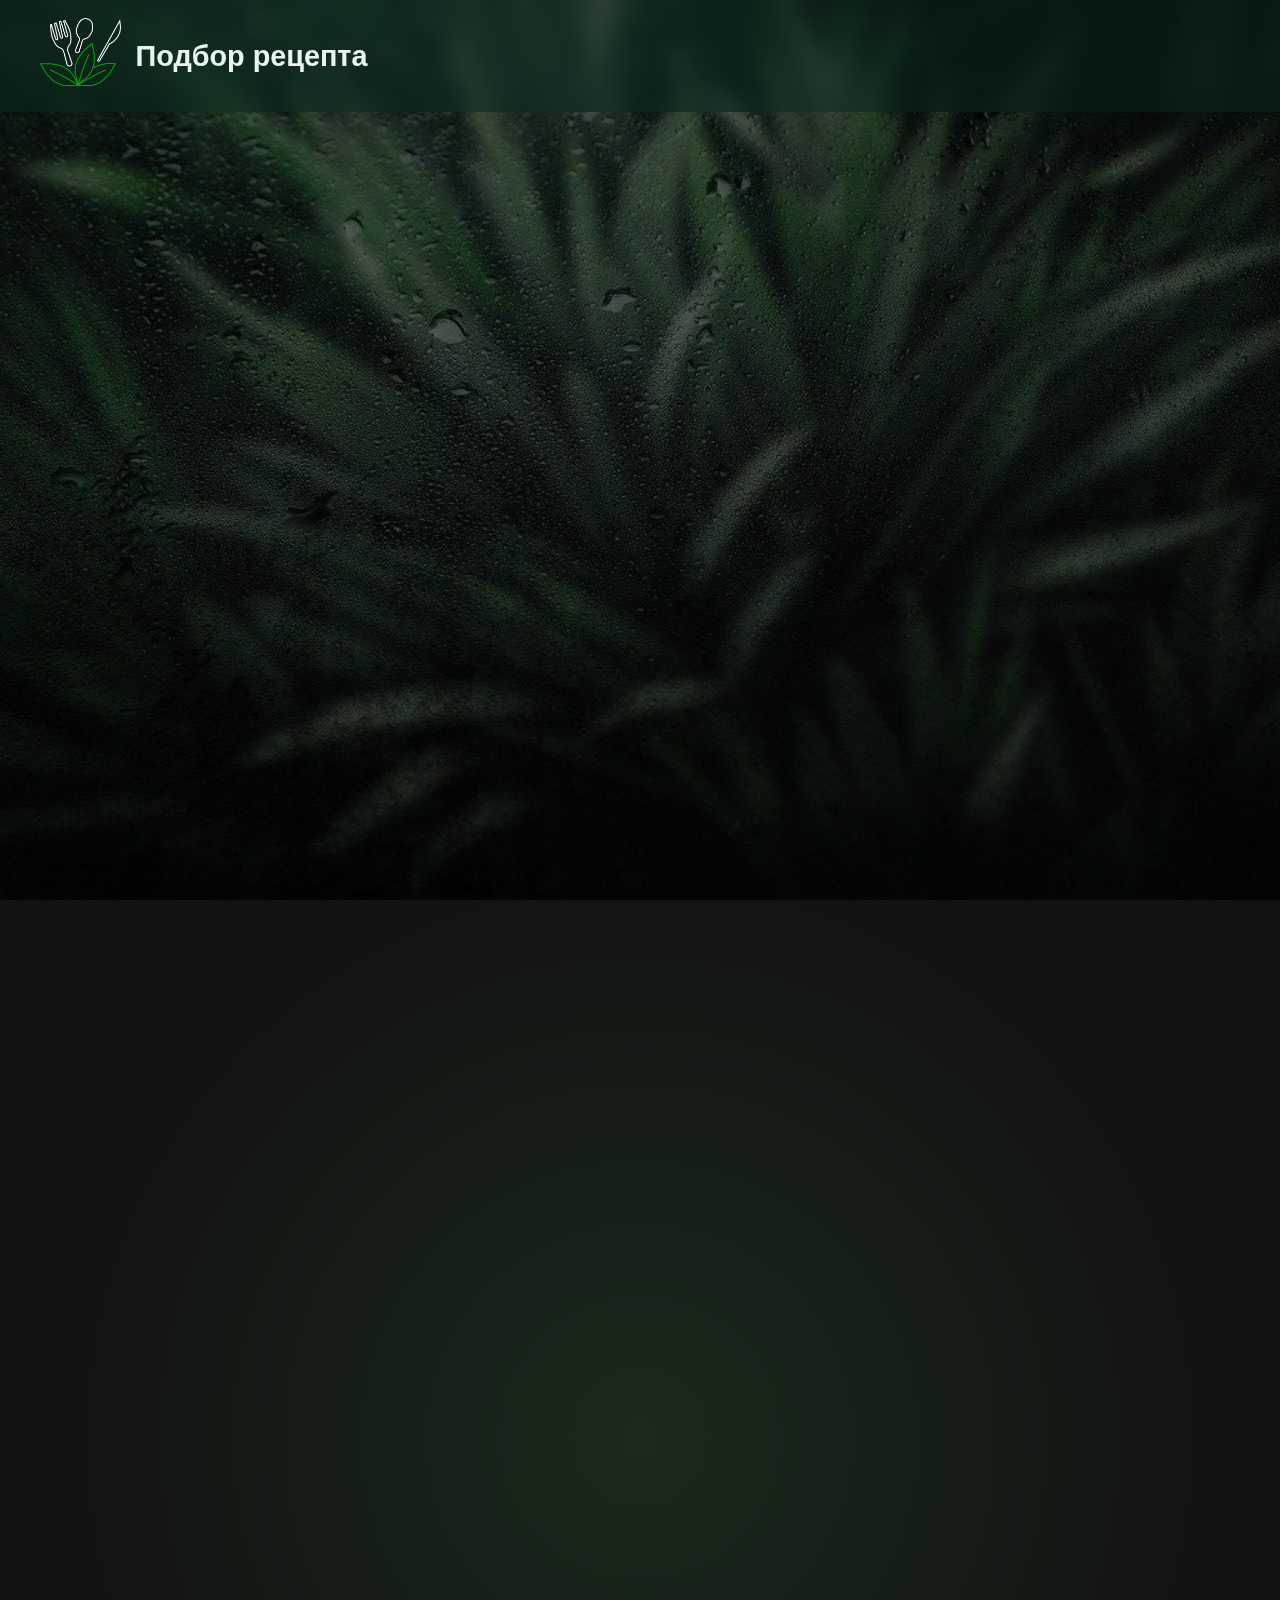
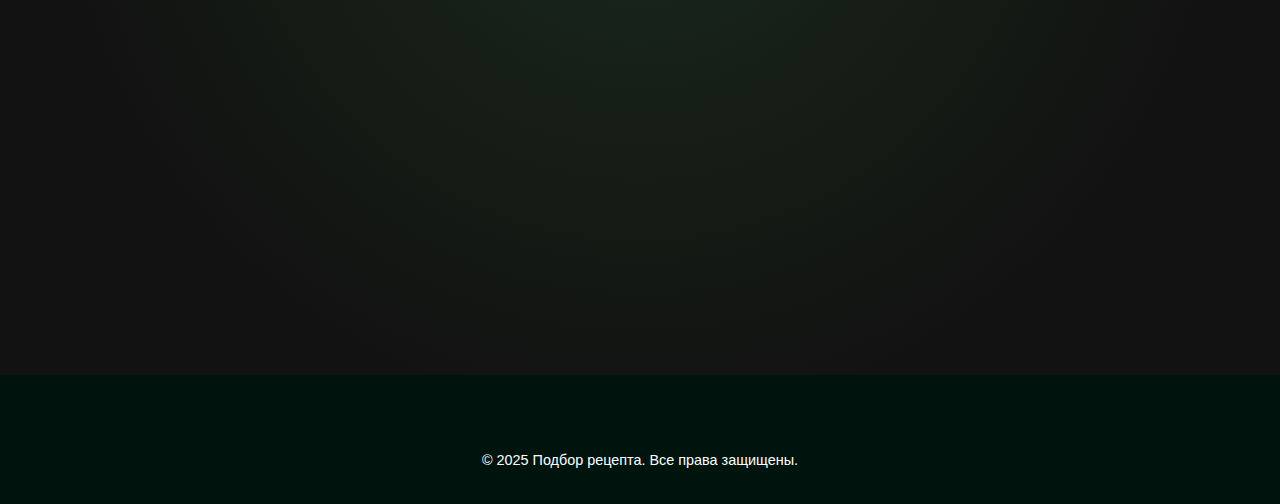
<file: index.html>
<!DOCTYPE html>
<html lang="ru">
<head>
<meta charset="UTF-8">
<meta name="viewport" content="width=device-width, initial-scale=1.0">
<title>Подбор рецепта - Главная</title>
<link rel="stylesheet" href="index/index.css">
</head>
<body>
<!-- Навигация -->
<nav class="navbar">
<div class="nav-container">
    <a href="../index/index.html" class="logo-wrapper">
        <img src="images/logo/logo.png" alt="Логотип" class="logo-icon">
        <span class="logo-text">Подбор рецепта</span>
    </a>
    <ul class="nav-menu">
        <li class="nav-item"><a href="index.html" class="nav-link">Главная</a></li>
        <li class="nav-item"><a href="search/search.html" class="nav-link active">Поиск рецептов</a></li>
        <li class="nav-item"><a href="catalog/catalog.html" class="nav-link">Каталог рецептов</a></li>
        <li class="nav-item"><a href="advice/advice.html" class="nav-link">Советы</a></li>
    </ul>
    <div class="hamburger">
        <span class="bar"></span>
        <span class="bar"></span>
        <span class="bar"></span>
    </div>
</div>
</nav>

<!-- Главный контент -->
<main class="main-content">
    <!-- Герой секция -->
    <section class="hero">
        <div class="hero-bg"></div>
        <div class="hero-overlay"></div>
        <div class="hero-content">
            <h1>Умный подбор рецептов</h1>
            <p>Найдите идеальное блюдо на основе имеющихся продуктов, времени приготовления и ваших предпочтений</p>
            <a href="../search/search.html" class="cta-button">Найти рецепт</a>
        </div>
    </section>

    <!-- Особенности с эффектом свечения -->
    <div class="features-audience-wrapper">
    <section class="features" id="features">
        <h2 class="section-title">Почему выбирают нас</h2>
        <div class="features-grid">
            <div class="feature-card">
                <h3 class="feature-title">Персонализированный подбор</h3>
                <p class="feature-description">Интеллектуальный подбор блюд на основе имеющихся продуктов, времени приготовления и ваших предпочтений</p>
            </div>
            <div class="feature-card">
                <h3 class="feature-title">Экономия времени</h3>
                <p class="feature-description">Быстрый поиск рецептов без необходимости просматривать сотни страниц с ненужной информацией</p>
            </div>
            <div class="feature-card">
                <h3 class="feature-title">Список покупок</h3>
                <p class="feature-description">Автоматическое формирование списка недостающих ингредиентов для выбранных рецептов</p>
            </div>
        </div>
    </section>

    <!-- Целевая аудитория -->
    <section class="audience">
        <div class="audience-container">
            <h2 class="section-title">Для кого создано приложение</h2>
            <div class="audience-grid">
                <div class="audience-card">
                    <h3 class="audience-title">Занятые люди</h3>
                    <p class="audience-description">Для тех, у кого мало времени на готовку, но хочется питаться вкусно и разнообразно</p>
                </div>
                <div class="audience-card">
                    <h3 class="audience-title">Начинающие кулинары</h3>
                    <p class="audience-description">Понятные рецепты с четкими инструкциями для тех, кто только начинает свой кулинарный путь</p>
                </div>
                <div class="audience-card">
                    <h3 class="audience-title">Семьи</h3>
                    <p class="audience-description">Помогает разнообразить рацион и контролировать бюджет на продукты</p>
                </div>
                <div class="audience-card">
                    <h3 class="audience-title">Опытные кулинары</h3>
                    <p class="audience-description">Источник вдохновения и новых идей для тех, кто ищет сложные и интересные блюда</p>
                </div>
            </div>
        </div>
    </section>
    </div>
</main>

<!-- Футер -->
<footer>
    <div class="footer-content">
        <ul class="footer-links">
    <li><a href="index.html">Главная</a></li>
    <li><a href="search/search.html">Поиск рецептов</a></li>
    <li><a href="catalog/catalog.html">Каталог рецептов</a></li>
    <li><a href="advice/advice.html">Советы</a></li>
        </ul>
        <p class="copyright">© 2025 Подбор рецепта. Все права защищены.</p>
    </div>
</footer>
<script src="index/index.js"></script>
</body>

</html>
</file>
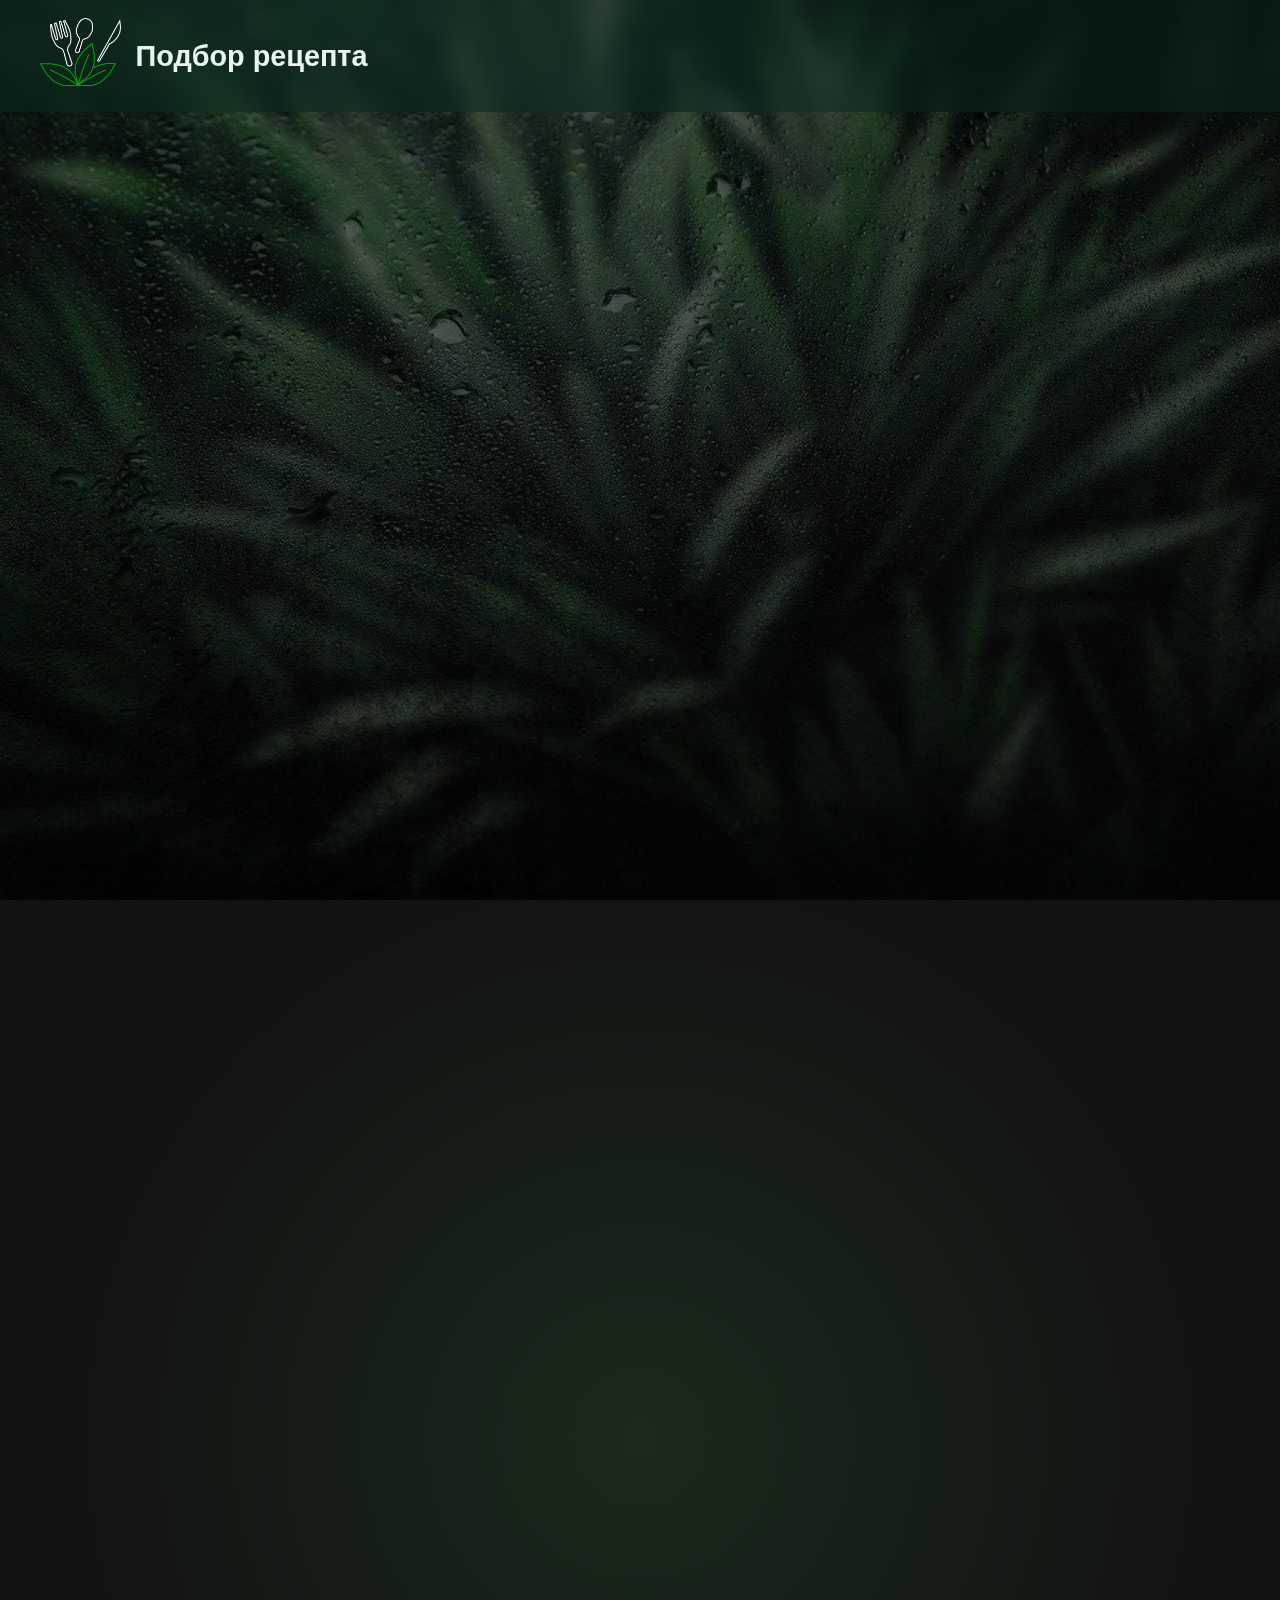
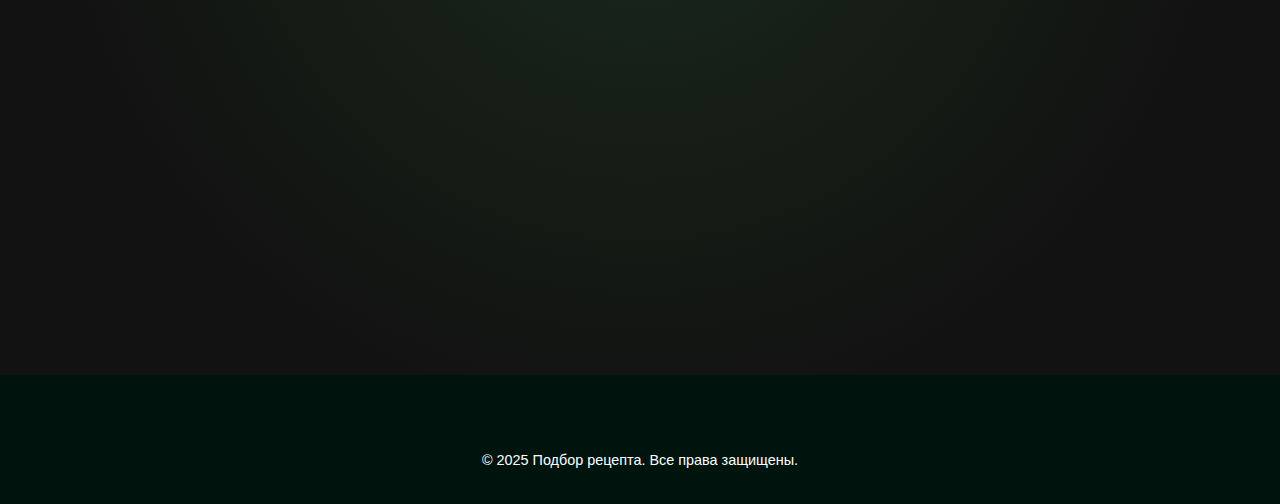
<file: index/index.html>
<!DOCTYPE html>
<html lang="ru">
<head>
<meta charset="UTF-8">
<meta name="viewport" content="width=device-width, initial-scale=1.0">
<title>Подбор рецепта - Главная</title>
<link rel="stylesheet" href="../index/index.css">
</head>
<body>
<!-- Навигация -->
<nav class="navbar">
<div class="nav-container">
    <a href="../index/index.html" class="logo-wrapper">
        <img src="../images/logo/logo.png" alt="Логотип" class="logo-icon">
        <span class="logo-text">Подбор рецепта</span>
    </a>
    <ul class="nav-menu">
        <li class="nav-item"><a href="../index/index.html" class="nav-link">Главная</a></li>
        <li class="nav-item"><a href="../search/search.html" class="nav-link active">Поиск рецептов</a></li>
        <li class="nav-item"><a href="../catalog/catalog.html" class="nav-link">Каталог рецептов</a></li>
        <li class="nav-item"><a href="../advice/advice.html" class="nav-link">Советы</a></li>
    </ul>
    <div class="hamburger">
        <span class="bar"></span>
        <span class="bar"></span>
        <span class="bar"></span>
    </div>
</div>
</nav>

<!-- Главный контент -->
<main class="main-content">
    <!-- Герой секция -->
    <section class="hero">
        <div class="hero-bg"></div>
        <div class="hero-overlay"></div>
        <div class="hero-content">
            <h1>Умный подбор рецептов</h1>
            <p>Найдите идеальное блюдо на основе имеющихся продуктов, времени приготовления и ваших предпочтений</p>
            <a href="../search/search.html" class="cta-button">Найти рецепт</a>
        </div>
    </section>

    <!-- Особенности с эффектом свечения -->
    <div class="features-audience-wrapper">
    <section class="features" id="features">
        <h2 class="section-title">Почему выбирают нас</h2>
        <div class="features-grid">
            <div class="feature-card">
                <h3 class="feature-title">Персонализированный подбор</h3>
                <p class="feature-description">Интеллектуальный подбор блюд на основе имеющихся продуктов, времени приготовления и ваших предпочтений</p>
            </div>
            <div class="feature-card">
                <h3 class="feature-title">Экономия времени</h3>
                <p class="feature-description">Быстрый поиск рецептов без необходимости просматривать сотни страниц с ненужной информацией</p>
            </div>
            <div class="feature-card">
                <h3 class="feature-title">Список покупок</h3>
                <p class="feature-description">Автоматическое формирование списка недостающих ингредиентов для выбранных рецептов</p>
            </div>
        </div>
    </section>

    <!-- Целевая аудитория -->
    <section class="audience">
        <div class="audience-container">
            <h2 class="section-title">Для кого создано приложение</h2>
            <div class="audience-grid">
                <div class="audience-card">
                    <h3 class="audience-title">Занятые люди</h3>
                    <p class="audience-description">Для тех, у кого мало времени на готовку, но хочется питаться вкусно и разнообразно</p>
                </div>
                <div class="audience-card">
                    <h3 class="audience-title">Начинающие кулинары</h3>
                    <p class="audience-description">Понятные рецепты с четкими инструкциями для тех, кто только начинает свой кулинарный путь</p>
                </div>
                <div class="audience-card">
                    <h3 class="audience-title">Семьи</h3>
                    <p class="audience-description">Помогает разнообразить рацион и контролировать бюджет на продукты</p>
                </div>
                <div class="audience-card">
                    <h3 class="audience-title">Опытные кулинары</h3>
                    <p class="audience-description">Источник вдохновения и новых идей для тех, кто ищет сложные и интересные блюда</p>
                </div>
            </div>
        </div>
    </section>
    </div>
</main>

<!-- Футер -->
<footer>
    <div class="footer-content">
        <ul class="footer-links">
    <li><a href="../index/index.html">Главная</a></li>
    <li><a href="../search/search.html">Поиск рецептов</a></li>
    <li><a href="../catalog/catalog.html">Каталог рецептов</a></li>
    <li><a href="../advice/advice.html">Советы</a></li>
        </ul>
        <p class="copyright">© 2025 Подбор рецепта. Все права защищены.</p>
    </div>
</footer>
<script src="../index/index.js"></script>
</body>
</html>
</file>
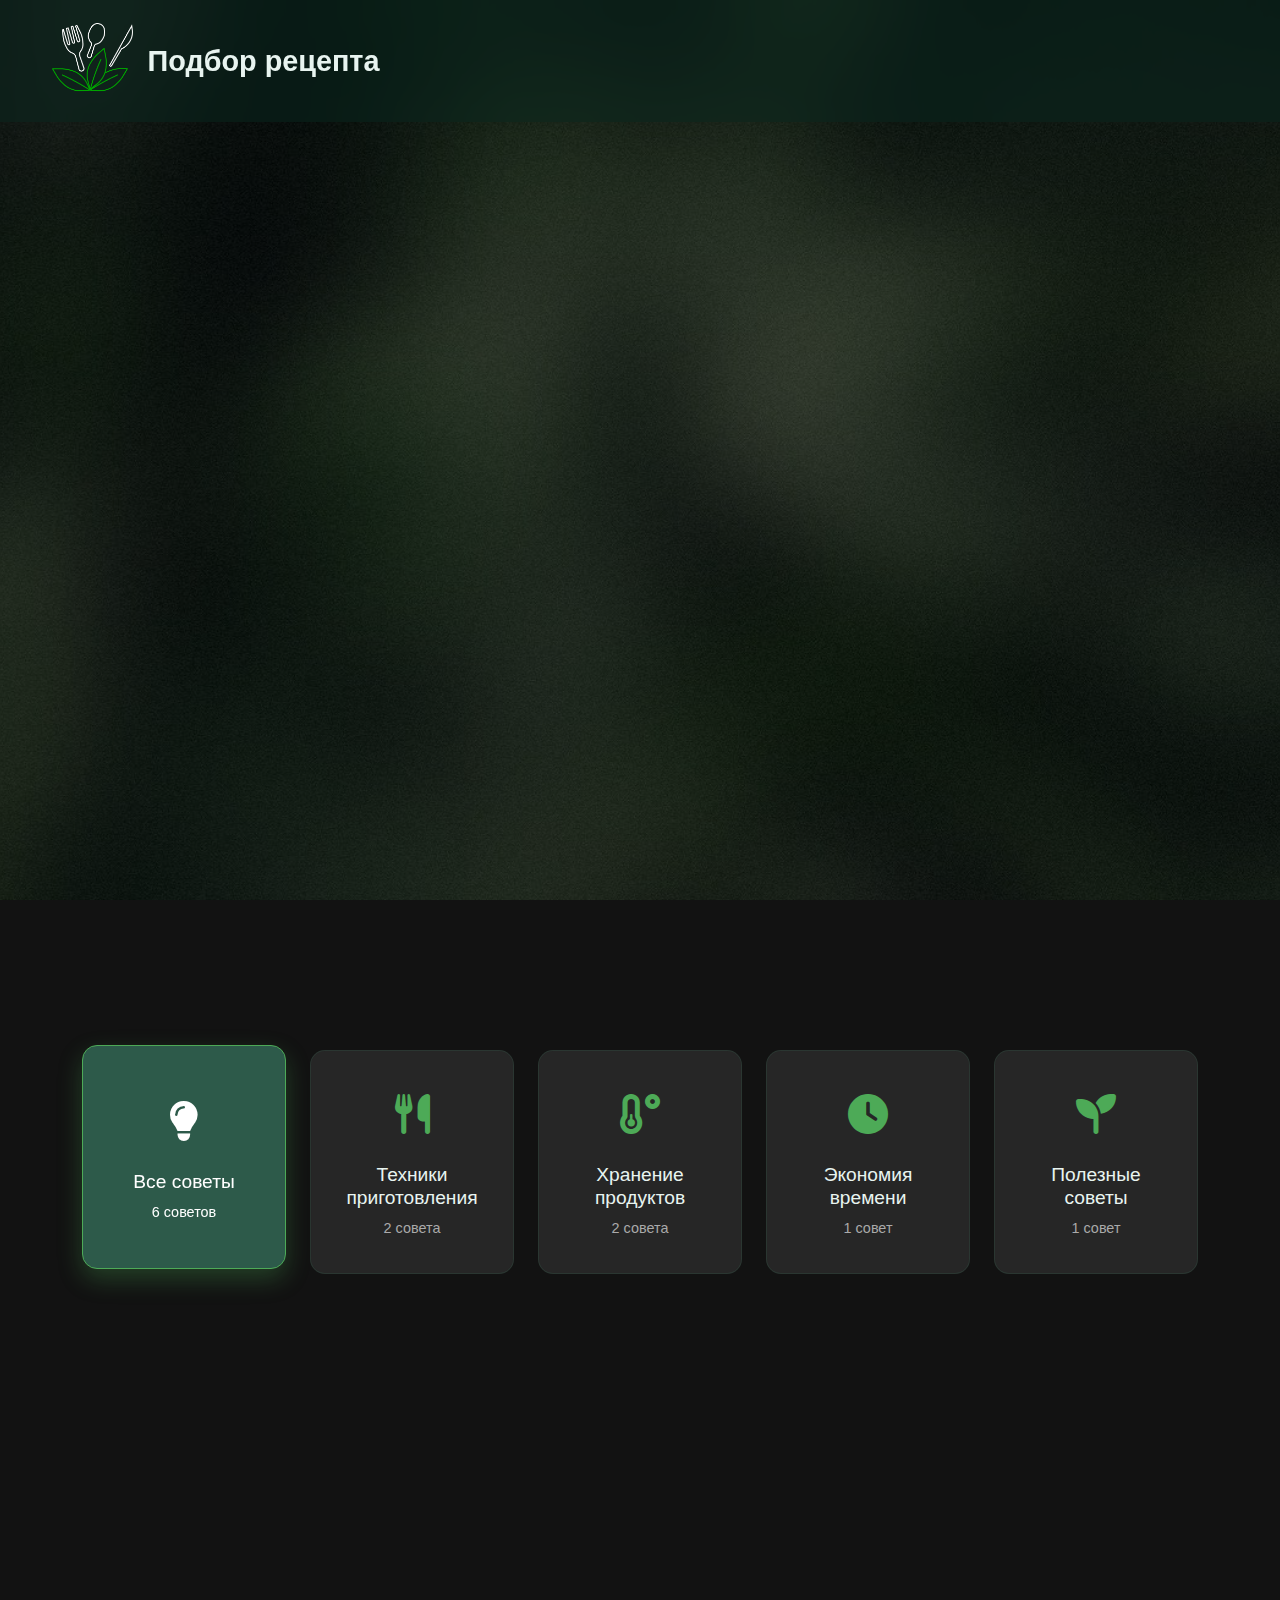
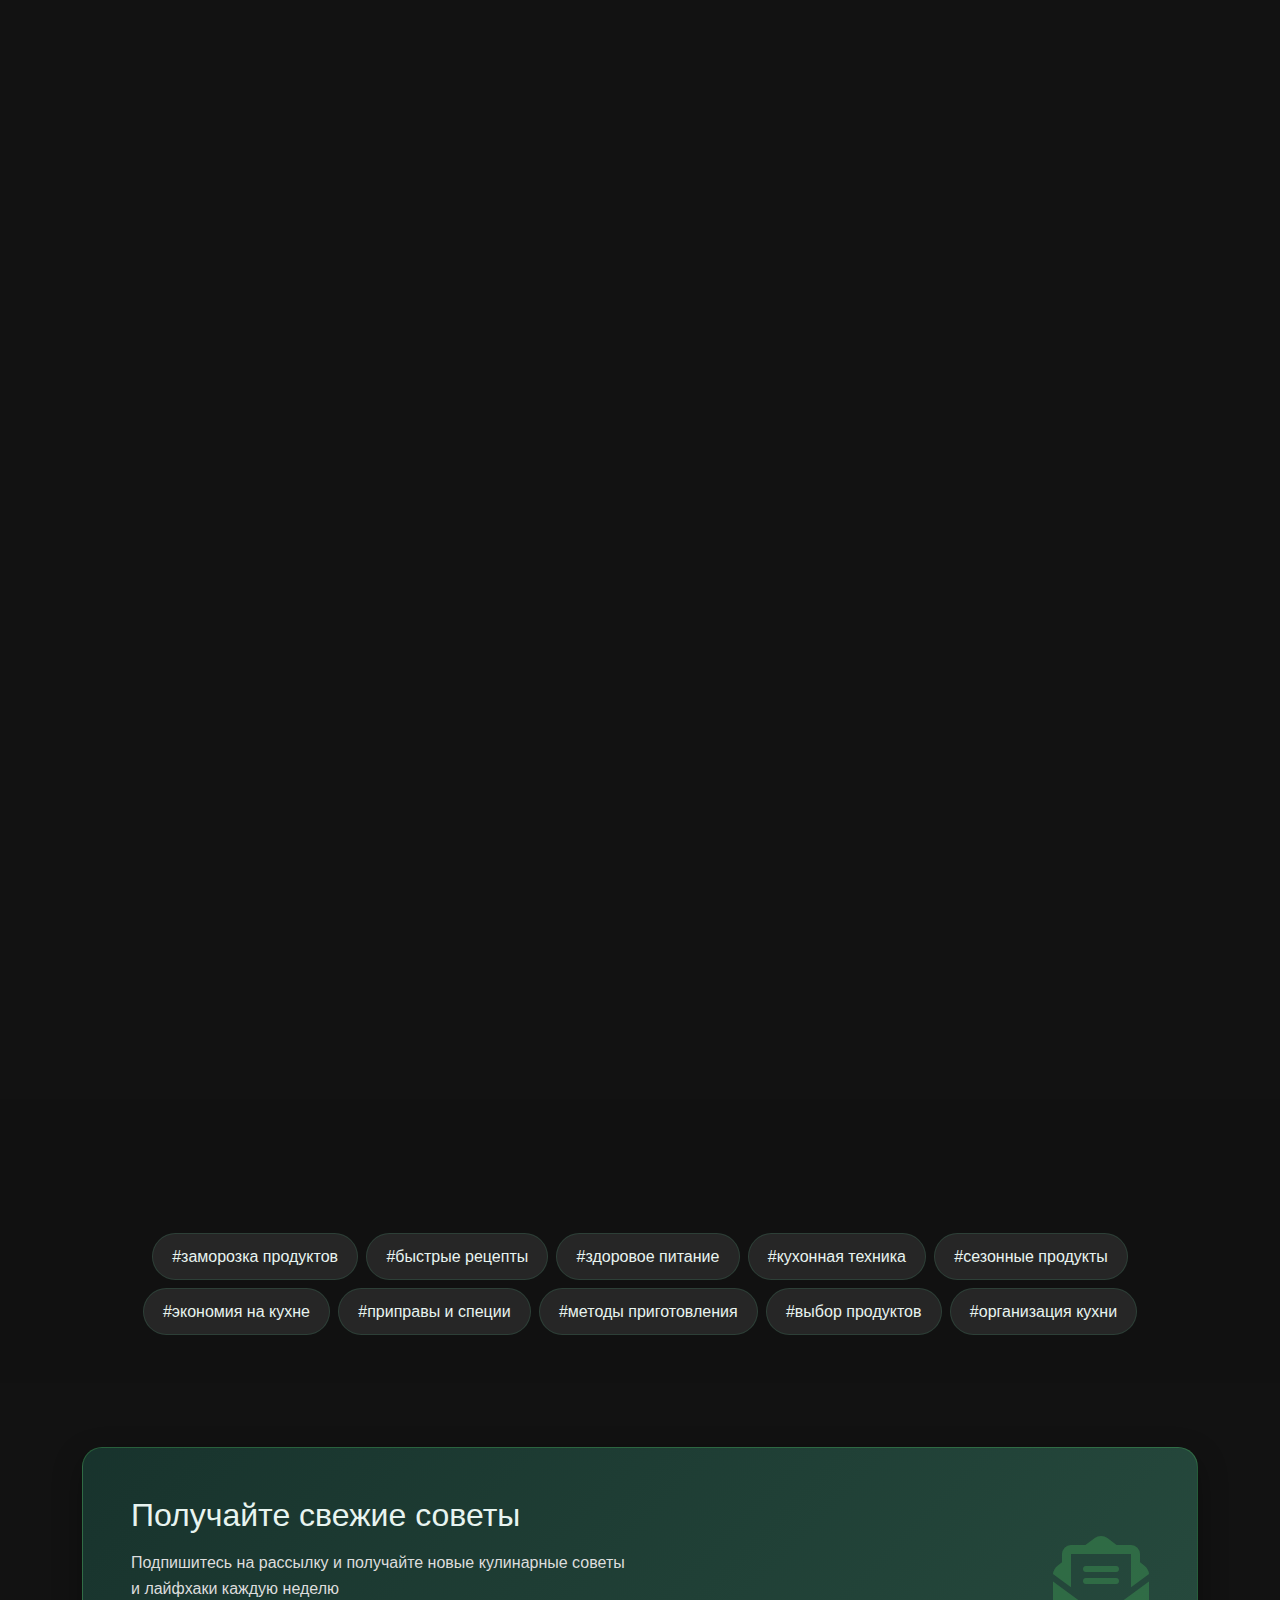
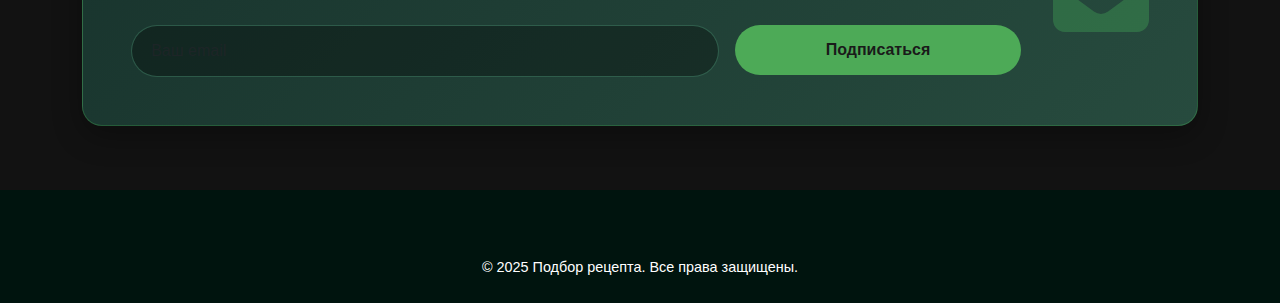
<file: advice/advice.html>
<!DOCTYPE html>
<html lang="ru">
<head>
<meta charset="UTF-8">
<meta name="viewport" content="width=device-width, initial-scale=1.0">
<title>Кулинарные советы - Подбор рецепта</title>
<!-- Bootstrap CSS -->
<link href="https://cdn.jsdelivr.net/npm/bootstrap@5.3.0-alpha1/dist/css/bootstrap.min.css" rel="stylesheet">
<link rel="stylesheet" href="../index/index.css">
<link rel="stylesheet" href="../advice/advice.css">
<link rel="stylesheet" href="https://cdnjs.cloudflare.com/ajax/libs/font-awesome/6.4.0/css/all.min.css">
</head>
<body>
<!-- Навигация -->
<nav class="navbar navbar-expand-lg navbar-dark">
<div class="container-fluid nav-container">
    <a href="../index/index.html" class="logo-wrapper navbar-brand">
        <img src="../images/logo/logo.png" alt="Логотип" class="logo-icon">
        <span class="logo-text">Подбор рецепта</span>
    </a>
    <div class="hamburger">
    <span class="bar"></span>
    <span class="bar"></span>
    <span class="bar"></span>
</div>
        <ul class="navbar-nav nav-menu ms-auto">
            <li class="nav-item"><a href="../index/index.html" class="nav-link">Главная</a></li>
            <li class="nav-item"><a href="../search/search.html" class="nav-link">Поиск рецептов</a></li>
            <li class="nav-item"><a href="../catalog/catalog.html" class="nav-link">Каталог рецептов</a></li>
            <li class="nav-item"><a href="../advice/advice.html" class="nav-link active">Советы</a></li>
        </ul>
    </div>
</div>
</nav>

<!-- Главный контент -->
<main class="main-content">
<!-- Герой секция -->
<section class="hero advice-hero">
<div class="hero-bg"></div>
<div class="hero-overlay"></div>
<div class="hero-content container text-center">
    <h1 class="display-4 mb-3">Кулинарные советы и лайфхаки</h1>
    <p class="lead mb-4">Профессиональные техники, полезные советы и секреты приготовления от шеф-поваров</p>
    <a href="#tips-section" class="btn btn-success btn-lg cta-button">Исследовать советы</a>
</div>
</section>

<!-- Категории советов -->
<section class="tips-categories">
    <div class="container">
        <h2 class="section-title text-center mb-5">Категории советов</h2>
        <div class="row g-4 categories-grid">
            <div class="col-md col-sm-6">
                <div class="category-card text-center" data-category="all">
                    <div class="category-icon">
                        <i class="fas fa-lightbulb"></i>
                    </div>
                    <h3>Все советы</h3>
                    <p>6 полезных советов</p>
                </div>
            </div>
            <div class="col-md col-sm-6">
                <div class="category-card text-center" data-category="techniques">
                    <div class="category-icon">
                        <i class="fas fa-utensils"></i>
                    </div>
                    <h3>Техники приготовления</h3>
                    <p>2 совета</p>
                </div>
            </div>
            <div class="col-md col-sm-6">
                <div class="category-card text-center" data-category="storage">
                    <div class="category-icon">
                        <i class="fas fa-temperature-low"></i>
                    </div>
                    <h3>Хранение продуктов</h3>
                    <p>2 совета</p>
                </div>
            </div>
            <div class="col-md col-sm-6">
                <div class="category-card text-center" data-category="time-saving">
                    <div class="category-icon">
                        <i class="fas fa-clock"></i>
                    </div>
                    <h3>Экономия времени</h3>
                    <p>1 совет</p>
                </div>
            </div>
            <div class="col-md">
                <div class="category-card text-center" data-category="useful-tips">
                    <div class="category-icon">
                        <i class="fas fa-seedling"></i>
                    </div>
                    <h3>Полезные советы</h3>
                    <p>1 совет</p>
                </div>
            </div>
        </div>
    </div>
</section>

<!-- Сетка советов -->
<section class="tips-section" id="tips-section">
<div class="container">
    <h2 class="section-title text-center mb-5">Самые полезные советы</h2>
    <div class="row g-4 tips-grid">
        <!-- Карточка совета 1 -->
        <div class="col-lg-4 col-md-6">
            <article class="tip-card" data-category="techniques">
                <div class="tip-image">
                    <div class="tip-image-inner" style="background-image: url('../images/tips/карбонара.jpg');"></div>
                    <div class="tip-badge">Техника</div>
                </div>
                <div class="tip-content">
                    <div class="tip-meta">
                        <span class="reading-time"><i class="far fa-clock"></i> 3 мин</span>
                        <span class="difficulty easy"><i class="fas fa-signal"></i> Легко</span>
                    </div>
                    <h3>Как правильно варить пасту</h3>
                    <p>Узнайте секреты приготовления идеальной пасты: от выбора воды до времени варки. Правильное соотношение соли и техника al dente.</p>
                    <div class="tip-tags">
                        <span class="badge bg-secondary">#паста</span>
                        <span class="badge bg-secondary">#варка</span>
                        <span class="badge bg-secondary">#итальянскаякухня</span>
                    </div>
                    <a href="pasta.html" class="read-more mt-3 d-inline-block">Читать подробнее <i class="fas fa-arrow-right"></i></a>
                </div>
            </article>
        </div>

        <!-- Карточка совета 2 -->
        <div class="col-lg-4 col-md-6">
            <article class="tip-card" data-category="storage">
                <div class="tip-image">
                    <div class="tip-image-inner" style="background-image: url('../images/tips/хранение.jpg');"></div>
                    <div class="tip-badge">Хранение</div>
                </div>
                <div class="tip-content">
                    <div class="tip-meta">
                        <span class="reading-time"><i class="far fa-clock"></i> 5 мин</span>
                        <span class="difficulty easy"><i class="fas fa-signal"></i> Легко</span>
                    </div>
                    <h3>10 способов хранения зелени</h3>
                    <p>Простые методы, которые помогут сохранить свежесть зелени на неделю и больше. От петрушки до салата - узнайте лучшие способы.</p>
                    <div class="tip-tags">
                        <span class="badge bg-secondary">#зелень</span>
                        <span class="badge bg-secondary">#хранение</span>
                        <span class="badge bg-secondary">#свежесть</span>
                    </div>
                    <a href="storage.html" class="read-more mt-3 d-inline-block">Читать подробнее <i class="fas fa-arrow-right"></i></a>
                </div>
            </article>
        </div>

        <!-- Карточка совета 3 -->
        <div class="col-lg-4 col-md-6">
            <article class="tip-card" data-category="techniques">
                <div class="tip-image">
                    <div class="tip-image-inner" style="background-image: url('../images/tips/ножи.jpg');"></div>
                    <div class="tip-badge">Техника</div>
                </div>
                <div class="tip-content">
                    <div class="tip-meta">
                        <span class="reading-time"><i class="far fa-clock"></i> 7 мин</span>
                        <span class="difficulty hard"><i class="fas fa-signal"></i> Сложно</span>
                    </div>
                    <h3>Как заточить ножи в домашних условиях</h3>
                    <p>Профессиональные методы заточки кухонных ножей без специального оборудования. Правильный угол и техника для идеальной остроты.</p>
                    <div class="tip-tags">
                        <span class="badge bg-secondary">#ножи</span>
                        <span class="badge bg-secondary">#заточка</span>
                        <span class="badge bg-secondary">#инструменты</span>
                    </div>
                    <a href="knives.html" class="read-more mt-3 d-inline-block">Читать подробнее <i class="fas fa-arrow-right"></i></a>
                </div>
            </article>
        </div>

        <!-- Карточка совета 4 -->
        <div class="col-lg-4 col-md-6">
            <article class="tip-card" data-category="time-saving">
                <div class="tip-image">
                    <div class="tip-image-inner" style="background-image: url('../images/tips/план.jpg');"></div>
                    <div class="tip-badge">Экономия времени</div>
                </div>
                <div class="tip-content">
                    <div class="tip-meta">
                        <span class="reading-time"><i class="far fa-clock"></i> 4 мин</span>
                        <span class="difficulty easy"><i class="fas fa-signal"></i> Легко</span>
                    </div>
                    <h3>Приготовление еды на неделю</h3>
                    <p>Эффективное планирование и приготовление пищи на несколько дней вперед. Сэкономит время и поможет питаться правильно.</p>
                    <div class="tip-tags">
                        <span class="badge bg-secondary">#mealprep</span>
                        <span class="badge bg-secondary">#планирование</span>
                        <span class="badge bg-secondary">#экономиявремени</span>
                    </div>
                    <a href="mealprep.html" class="read-more mt-3 d-inline-block">Читать подробнее <i class="fas fa-arrow-right"></i></a>
                </div>
            </article>
        </div>

        <!-- Карточка совета 5 -->
        <div class="col-lg-4 col-md-6">
            <article class="tip-card" data-category="useful-tips">
                <div class="tip-image">
                    <div class="tip-image-inner" style="background-image: url('../images/tips/мясо.jpg');"></div>
                    <div class="tip-badge">Полезные советы</div>
                </div>
                <div class="tip-content">
                    <div class="tip-meta">
                        <span class="reading-time"><i class="far fa-clock"></i> 6 мин</span>
                        <span class="difficulty medium"><i class="fas fa-signal"></i> Средне</span>
                    </div>
                    <h3>Как выбрать идеальный стейк</h3>
                    <p>Руководство по выбору мяса для стейка: мраморность, толщина, возраст мяса. Секреты идеальной прожарки.</p>
                    <div class="tip-tags">
                        <span class="badge bg-secondary">#стейк</span>
                        <span class="badge bg-secondary">#мясо</span>
                        <span class="badge bg-secondary">#выборпродуктов</span>
                    </div>
                    <a href="steak.html" class="read-more mt-3 d-inline-block">Читать подробнее <i class="fas fa-arrow-right"></i></a>
                </div>
            </article>
        </div>

        <!-- Карточка совета 6 -->
        <div class="col-lg-4 col-md-6">
            <article class="tip-card" data-category="storage">
                <div class="tip-image">
                    <div class="tip-image-inner" style="background-image: url('../images/tips/заморозка.jpg');"></div>
                    <div class="tip-badge">Хранение</div>
                </div>
                <div class="tip-content">
                    <div class="tip-meta">
                        <span class="reading-time"><i class="far fa-clock"></i> 5 мин</span>
                        <span class="difficulty easy"><i class="fas fa-signal"></i> Легко</span>
                    </div>
                    <h3>Правильная заморозка овощей</h3>
                    <p>Как правильно замораживать овощи, чтобы сохранить их вкус, текстуру и питательные вещества. Пошаговая инструкция.</p>
                    <div class="tip-tags">
                        <span class="badge bg-secondary">#заморозка</span>
                        <span class="badge bg-secondary">#овощи</span>
                        <span class="badge bg-secondary">#хранение</span>
                    </div>
                    <a href="freezing.html" class="read-more mt-3 d-inline-block">Читать подробнее <i class="fas fa-arrow-right"></i></a>
                </div>
            </article>
        </div>
    </div>
</div>
</section>

<!-- Популярные темы -->
<section class="popular-topics">
<div class="container">
    <h2 class="section-title text-center mb-5">Популярные темы</h2>
    <div class="d-flex flex-wrap justify-content-center gap-2 topics-list">
        <a href="#" class="topic-tag">#заморозка продуктов</a>
        <a href="#" class="topic-tag">#быстрые рецепты</a>
        <a href="#" class="topic-tag">#здоровое питание</a>
        <a href="#" class="topic-tag">#кухонная техника</a>
        <a href="#" class="topic-tag">#сезонные продукты</a>
        <a href="#" class="topic-tag">#экономия на кухне</a>
        <a href="#" class="topic-tag">#приправы и специи</a>
        <a href="#" class="topic-tag">#методы приготовления</a>
        <a href="#" class="topic-tag">#выбор продуктов</a>
        <a href="#" class="topic-tag">#организация кухни</a>
    </div>
</div>
</section>

<!-- Подписка на советы -->
<section class="newsletter-section">
<div class="container">
    <div class="newsletter-card">
        <div class="newsletter-content">
            <h2 class="mb-3">Получайте свежие советы</h2>
            <p class="mb-4">Подпишитесь на рассылку и получайте новые кулинарные советы и лайфхаки каждую неделю</p>
            <form class="newsletter-form row g-3">
                <div class="col-md-8">
                    <input type="email" class="form-control" placeholder="Ваш email" required>
                </div>
                <div class="col-md-4">
                    <button type="submit" class="btn btn-success w-100">Подписаться</button>
                </div>
            </form>
        </div>
        <div class="newsletter-icon">
            <i class="fas fa-envelope-open-text"></i>
        </div>
    </div>
</div>
</section>
</main>

<!-- Футер -->
<footer class="py-4">
<div class="footer-content container">
    <ul class="footer-links d-flex flex-wrap justify-content-center list-unstyled mb-3">
        <li class="mx-3"><a href="../index/index.html" class="text-decoration-none">Главная</a></li>
        <li class="mx-3"><a href="../search/search.html" class="text-decoration-none">Поиск рецептов</a></li>
        <li class="mx-3"><a href="../catalog/catalog.html" class="text-decoration-none">Каталог рецептов</a></li>
        <li class="mx-3"><a href="../advice/advice.html" class="text-decoration-none">Советы</a></li>
    </ul>
    <p class="copyright text-center mb-0">© 2025 Подбор рецепта. Все права защищены.</p>
</div>
</footer>

<!-- Bootstrap JS Bundle with Popper -->
<script src="https://cdn.jsdelivr.net/npm/bootstrap@5.3.0-alpha1/dist/js/bootstrap.bundle.min.js"></script>
<script src="../index/index.js"></script>
<script src="../advice/advice.js"></script>
</body>
</html>
</file>
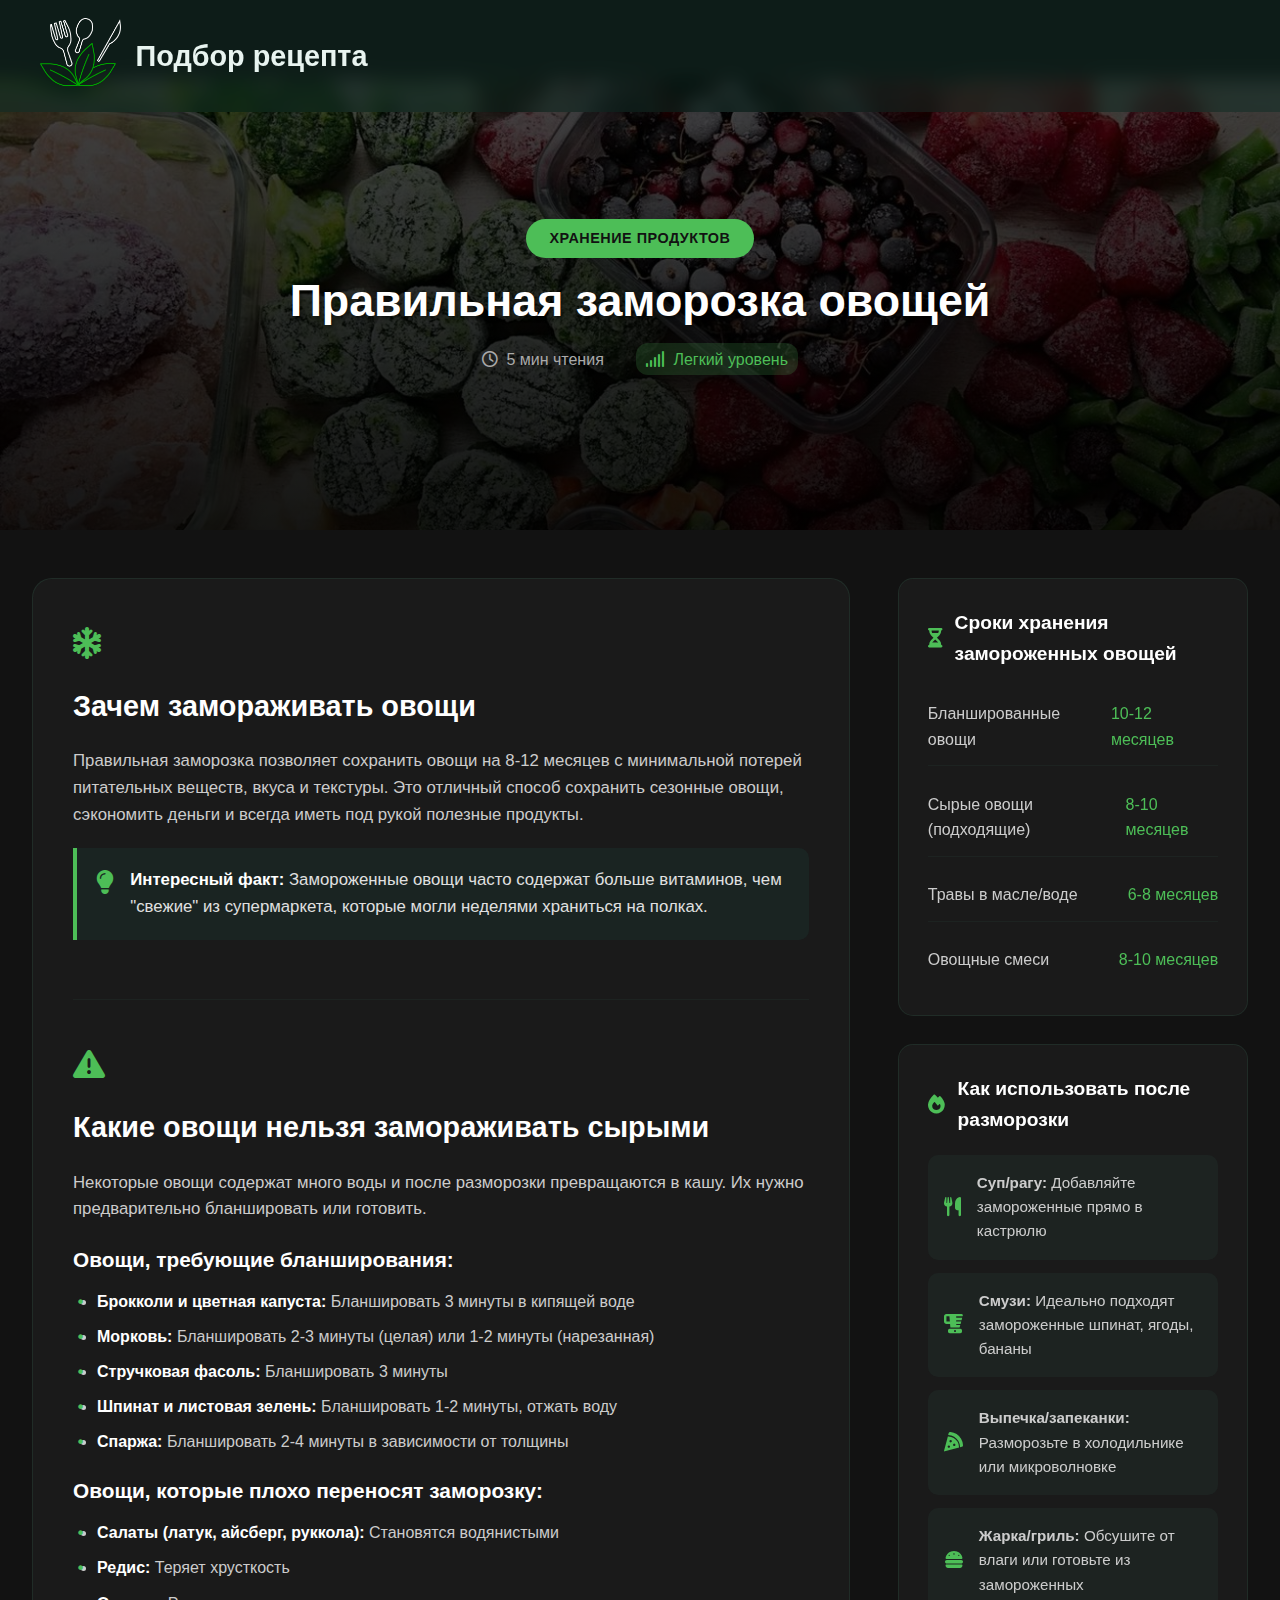
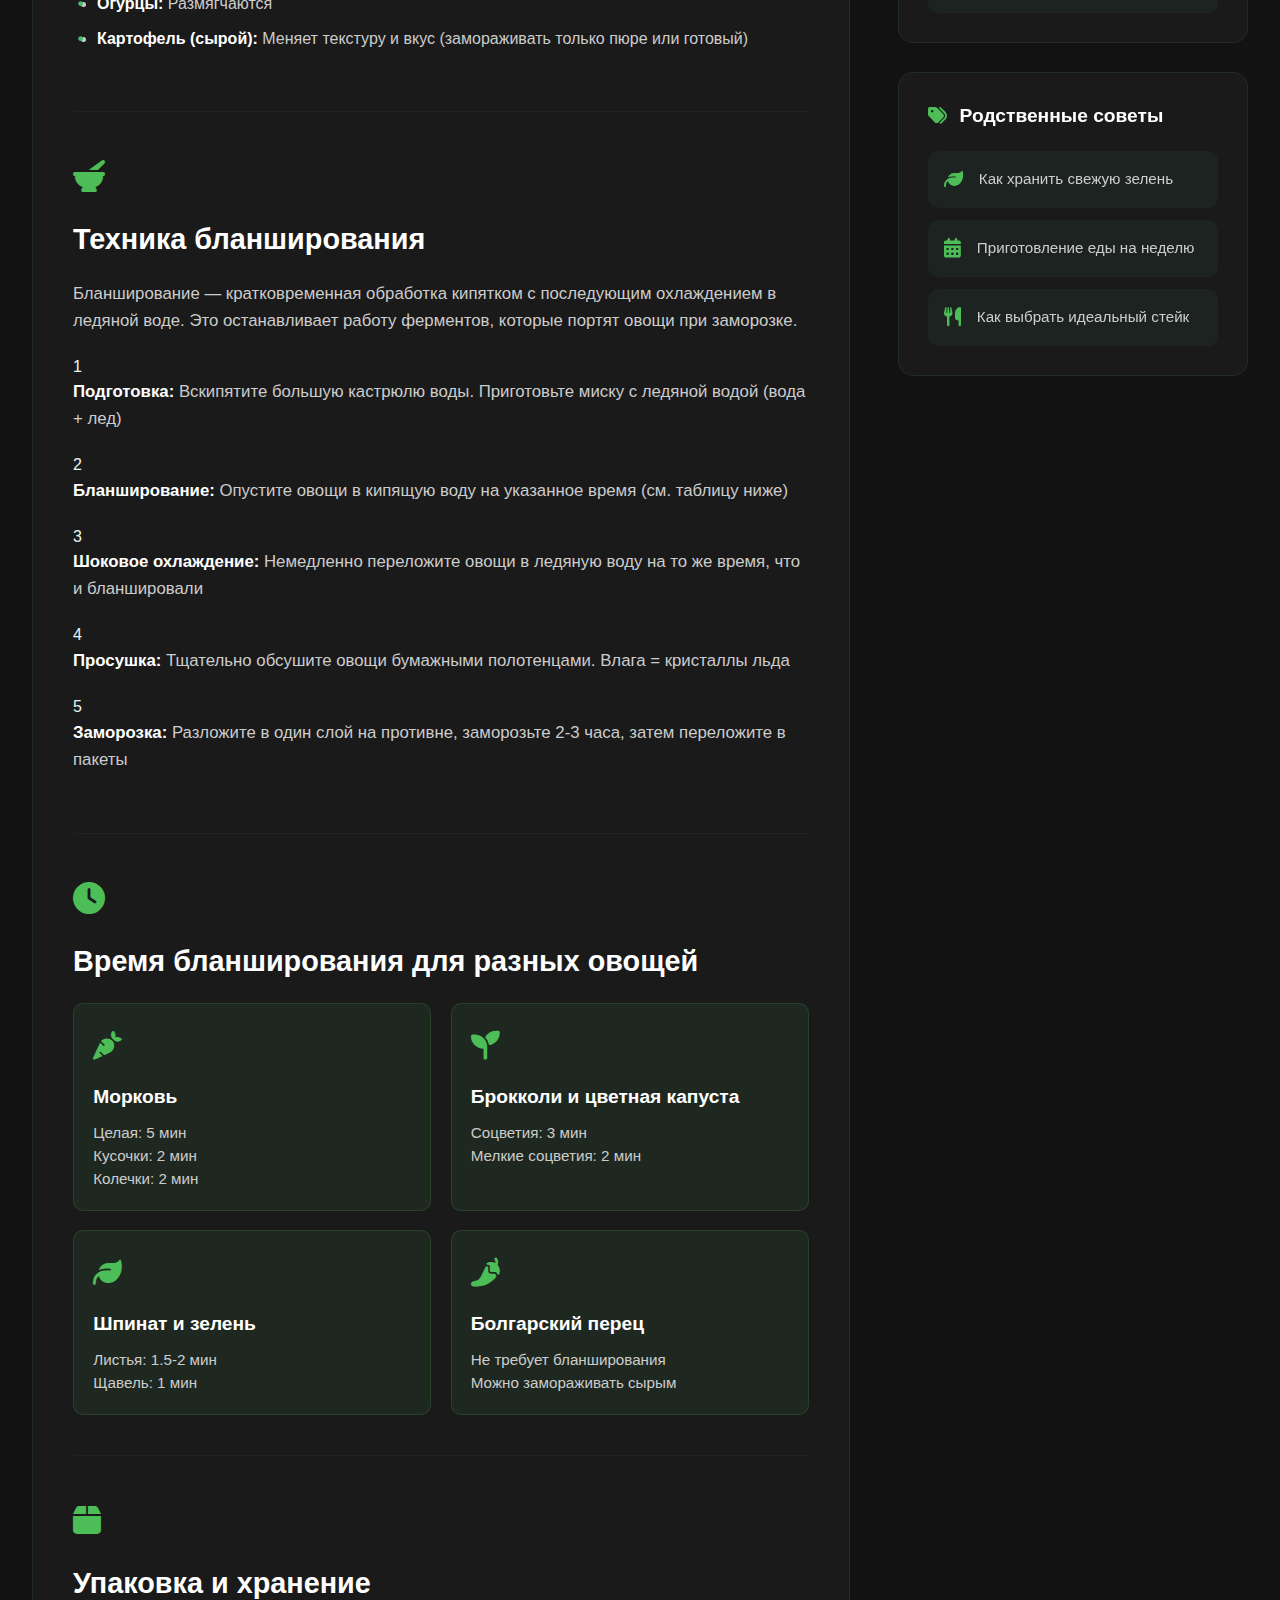
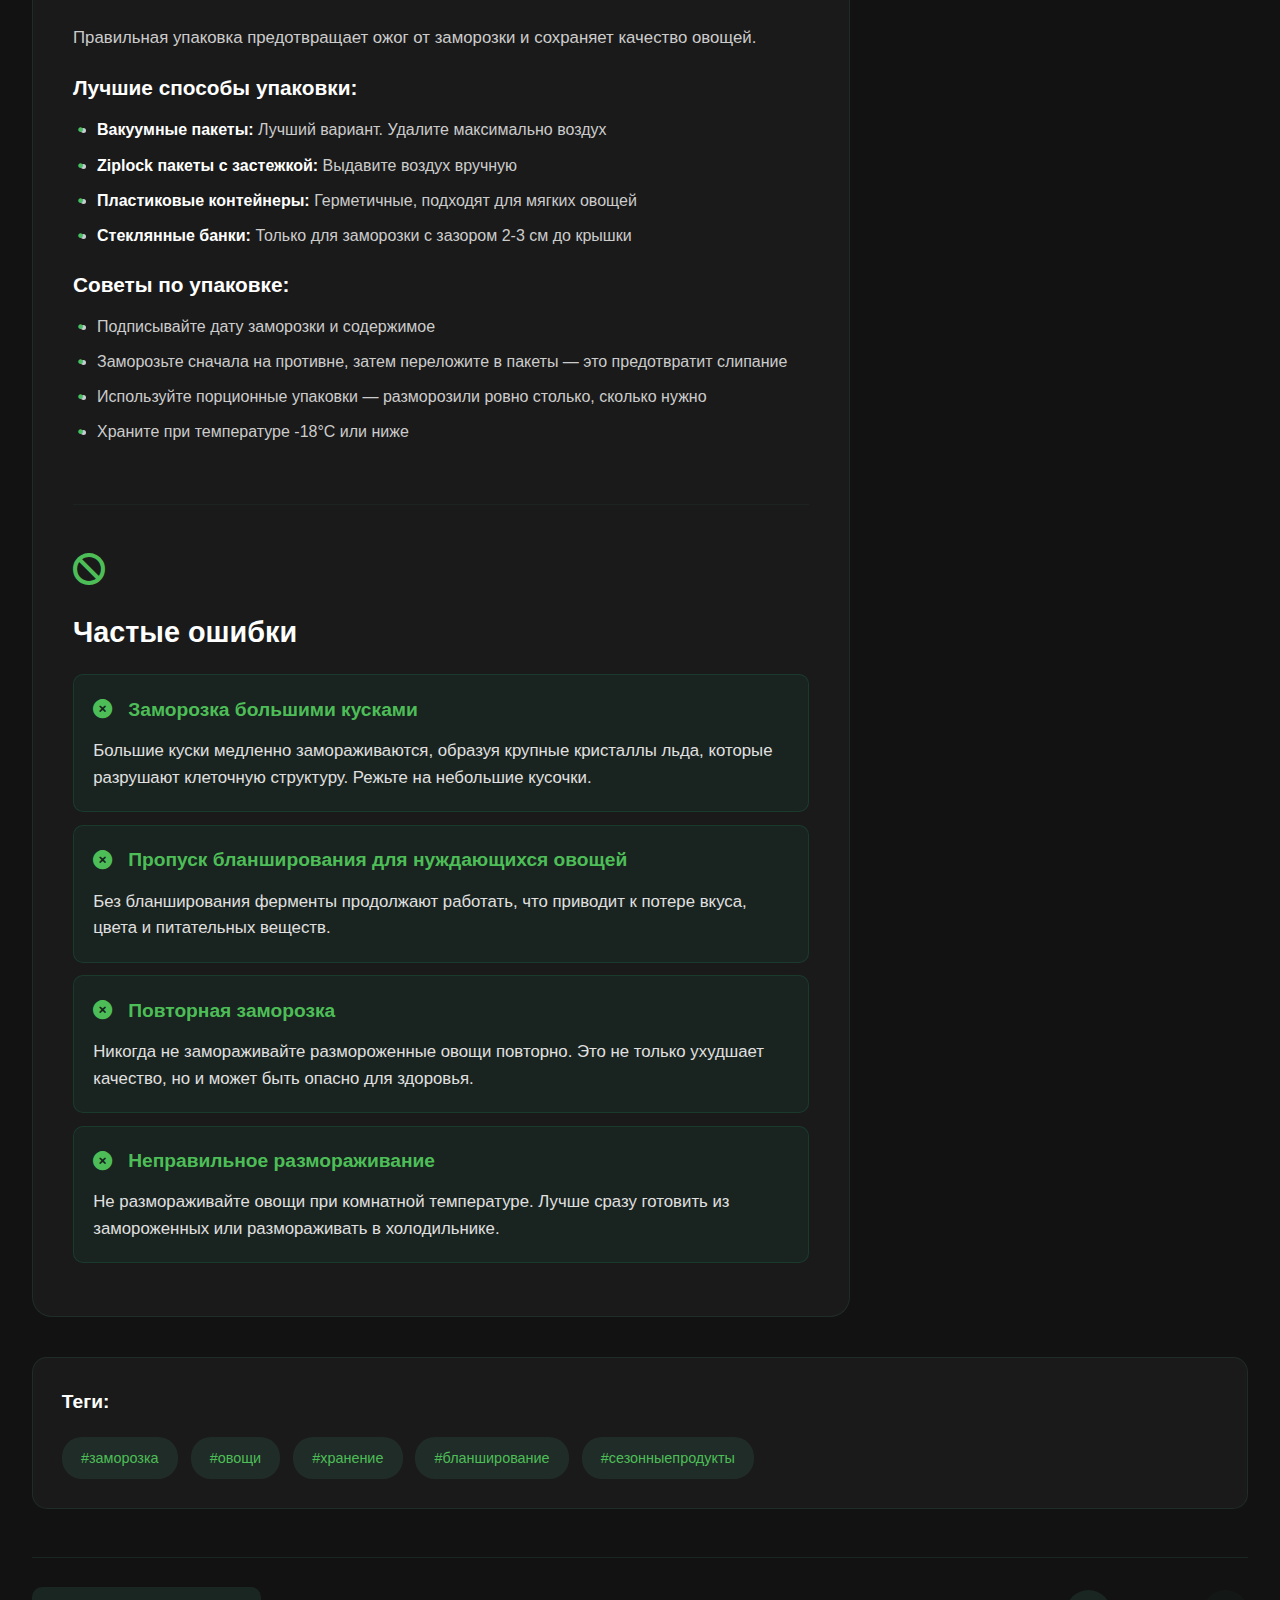
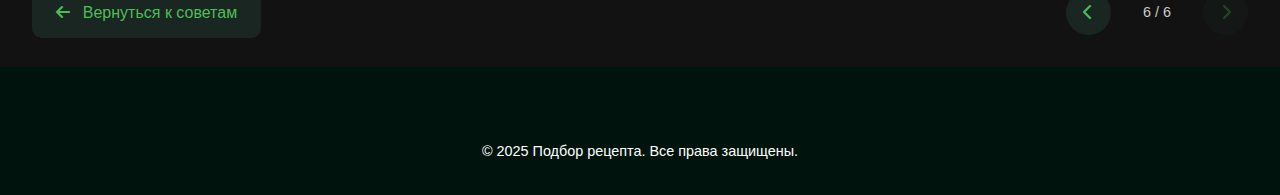
<file: advice/freezing.html>
<!DOCTYPE html>
<html lang="ru">
<head>
    <meta charset="UTF-8">
    <meta name="viewport" content="width=device-width, initial-scale=1.0">
    <title>Правильная заморозка овощей - Кулинарные советы</title>
    <link rel="stylesheet" href="../index/index.css">
    <link rel="stylesheet" href="../advice/advice.css">
    <link rel="stylesheet" href="../advice/tip-detail.css">
    <link rel="stylesheet" href="https://cdnjs.cloudflare.com/ajax/libs/font-awesome/6.4.0/css/all.min.css">
</head>
<body>
<!-- Навигация -->
<nav class="navbar">
<div class="nav-container">
    <a href="../index/index.html" class="logo-wrapper">
        <img src="../images/logo/logo.png" alt="Логотип" class="logo-icon">
        <span class="logo-text">Подбор рецепта</span>
    </a>
    <ul class="nav-menu">
        <li class="nav-item"><a href="../index/index.html" class="nav-link">Главная</a></li>
        <li class="nav-item"><a href="../search/search.html" class="nav-link active">Поиск рецептов</a></li>
        <li class="nav-item"><a href="../catalog/catalog.html" class="nav-link">Каталог рецептов</a></li>
        <li class="nav-item"><a href="../advice/advice.html" class="nav-link">Советы</a></li>
    </ul>
    <div class="hamburger">
        <span class="bar"></span>
        <span class="bar"></span>
        <span class="bar"></span>
    </div>
</div>
</nav>

    <main class="tip-detail-page">
        <!-- Герой секция -->
        <div class="tip-hero-bg" style="background: linear-gradient(rgba(0, 0, 0, 0.7), rgba(0, 0, 0, 0.9)), url('../images/tips/заморозка.jpg'); background-size: cover; background-position: center;">
            <div class="tip-hero-content">
                <div class="container">
                    <div class="tip-header-content">
                        <div class="tip-category-badge">Хранение продуктов</div>
                        <h1>Правильная заморозка овощей</h1>
                        <div class="tip-meta">
                            <span class="reading-time"><i class="far fa-clock"></i> 5 мин чтения</span>
                            <span class="difficulty easy"><i class="fas fa-signal"></i> Легкий уровень</span>
                        </div>
                    </div>
                </div>
            </div>
        </div>

        <!-- Основной контент -->
        <div class="container">
            <article class="tip-content-wide">
                <div class="content-columns">
                    <!-- Основной контент -->
                    <div class="main-content">
                        <section class="tip-section">
                            <div class="section-icon">
                                <i class="fas fa-snowflake"></i>
                            </div>
                            <h2>Зачем замораживать овощи</h2>
                            <p>Правильная заморозка позволяет сохранить овощи на 8-12 месяцев с минимальной потерей питательных веществ, вкуса и текстуры. Это отличный способ сохранить сезонные овощи, сэкономить деньги и всегда иметь под рукой полезные продукты.</p>
                            
                            <div class="tip-note">
                                <i class="fas fa-lightbulb"></i>
                                <p><strong>Интересный факт:</strong> Замороженные овощи часто содержат больше витаминов, чем "свежие" из супермаркета, которые могли неделями храниться на полках.</p>
                            </div>
                        </section>

                        <section class="tip-section">
                            <div class="section-icon">
                                <i class="fas fa-exclamation-triangle"></i>
                            </div>
                            <h2>Какие овощи нельзя замораживать сырыми</h2>
                            <p>Некоторые овощи содержат много воды и после разморозки превращаются в кашу. Их нужно предварительно бланшировать или готовить.</p>
                            
                            <h3>Овощи, требующие бланширования:</h3>
                            <ul>
                                <li><strong>Брокколи и цветная капуста:</strong> Бланшировать 3 минуты в кипящей воде</li>
                                <li><strong>Морковь:</strong> Бланшировать 2-3 минуты (целая) или 1-2 минуты (нарезанная)</li>
                                <li><strong>Стручковая фасоль:</strong> Бланшировать 3 минуты</li>
                                <li><strong>Шпинат и листовая зелень:</strong> Бланшировать 1-2 минуты, отжать воду</li>
                                <li><strong>Спаржа:</strong> Бланшировать 2-4 минуты в зависимости от толщины</li>
                            </ul>
                            
                            <h3>Овощи, которые плохо переносят заморозку:</h3>
                            <ul>
                                <li><strong>Салаты (латук, айсберг, руккола):</strong> Становятся водянистыми</li>
                                <li><strong>Редис:</strong> Теряет хрусткость</li>
                                <li><strong>Огурцы:</strong> Размягчаются</li>
                                <li><strong>Картофель (сырой):</strong> Меняет текстуру и вкус (замораживать только пюре или готовый)</li>
                            </ul>
                        </section>

                        <section class="tip-section">
                            <div class="section-icon">
                                <i class="fas fa-mortar-pestle"></i>
                            </div>
                            <h2>Техника бланширования</h2>
                            <p>Бланширование — кратковременная обработка кипятком с последующим охлаждением в ледяной воде. Это останавливает работу ферментов, которые портят овощи при заморозке.</p>
                            
                            <div class="quick-guide">
                                <div class="guide-step">
                                    <span class="step-number">1</span>
                                    <p><strong>Подготовка:</strong> Вскипятите большую кастрюлю воды. Приготовьте миску с ледяной водой (вода + лед)</p>
                                </div>
                                <div class="guide-step">
                                    <span class="step-number">2</span>
                                    <p><strong>Бланширование:</strong> Опустите овощи в кипящую воду на указанное время (см. таблицу ниже)</p>
                                </div>
                                <div class="guide-step">
                                    <span class="step-number">3</span>
                                    <p><strong>Шоковое охлаждение:</strong> Немедленно переложите овощи в ледяную воду на то же время, что и бланшировали</p>
                                </div>
                                <div class="guide-step">
                                    <span class="step-number">4</span>
                                    <p><strong>Просушка:</strong> Тщательно обсушите овощи бумажными полотенцами. Влага = кристаллы льда</p>
                                </div>
                                <div class="guide-step">
                                    <span class="step-number">5</span>
                                    <p><strong>Заморозка:</strong> Разложите в один слой на противне, заморозьте 2-3 часа, затем переложите в пакеты</p>
                                </div>
                            </div>
                        </section>

                        <section class="tip-section">
                            <div class="section-icon">
                                <i class="fas fa-clock"></i>
                            </div>
                            <h2>Время бланширования для разных овощей</h2>
                            
                            <div class="pro-tips-grid">
                                <div class="pro-tip">
                                    <div class="pro-tip-icon">
                                        <i class="fas fa-carrot"></i>
                                    </div>
                                    <h3>Морковь</h3>
                                    <p>Целая: 5 мин<br>Кусочки: 2 мин<br>Колечки: 2 мин</p>
                                </div>

                                <div class="pro-tip">
                                    <div class="pro-tip-icon">
                                        <i class="fas fa-seedling"></i>
                                    </div>
                                    <h3>Брокколи и цветная капуста</h3>
                                    <p>Соцветия: 3 мин<br>Мелкие соцветия: 2 мин</p>
                                </div>

                                <div class="pro-tip">
                                    <div class="pro-tip-icon">
                                        <i class="fas fa-leaf"></i>
                                    </div>
                                    <h3>Шпинат и зелень</h3>
                                    <p>Листья: 1.5-2 мин<br>Щавель: 1 мин</p>
                                </div>

                                <div class="pro-tip">
                                    <div class="pro-tip-icon">
                                        <i class="fas fa-pepper-hot"></i>
                                    </div>
                                    <h3>Болгарский перец</h3>
                                    <p>Не требует бланширования<br>Можно замораживать сырым</p>
                                </div>
                            </div>
                        </section>

                        <section class="tip-section">
                            <div class="section-icon">
                                <i class="fas fa-box"></i>
                            </div>
                            <h2>Упаковка и хранение</h2>
                            <p>Правильная упаковка предотвращает ожог от заморозки и сохраняет качество овощей.</p>
                            
                            <h3>Лучшие способы упаковки:</h3>
                            <ul>
                                <li><strong>Вакуумные пакеты:</strong> Лучший вариант. Удалите максимально воздух</li>
                                <li><strong>Ziplock пакеты с застежкой:</strong> Выдавите воздух вручную</li>
                                <li><strong>Пластиковые контейнеры:</strong> Герметичные, подходят для мягких овощей</li>
                                <li><strong>Стеклянные банки:</strong> Только для заморозки с зазором 2-3 см до крышки</li>
                            </ul>
                            
                            <h3>Советы по упаковке:</h3>
                            <ul>
                                <li>Подписывайте дату заморозки и содержимое</li>
                                <li>Заморозьте сначала на противне, затем переложите в пакеты — это предотвратит слипание</li>
                                <li>Используйте порционные упаковки — разморозили ровно столько, сколько нужно</li>
                                <li>Храните при температуре -18°C или ниже</li>
                            </ul>
                        </section>

                        <section class="tip-section">
                            <div class="section-icon">
                                <i class="fas fa-ban"></i>
                            </div>
                            <h2>Частые ошибки</h2>
                            
                            <div class="mistake-item">
                                <div class="mistake-header">
                                    <i class="fas fa-times-circle"></i>
                                    <h3>Заморозка большими кусками</h3>
                                </div>
                                <p>Большие куски медленно замораживаются, образуя крупные кристаллы льда, которые разрушают клеточную структуру. Режьте на небольшие кусочки.</p>
                            </div>

                            <div class="mistake-item">
                                <div class="mistake-header">
                                    <i class="fas fa-times-circle"></i>
                                    <h3>Пропуск бланширования для нуждающихся овощей</h3>
                                </div>
                                <p>Без бланширования ферменты продолжают работать, что приводит к потере вкуса, цвета и питательных веществ.</p>
                            </div>

                            <div class="mistake-item">
                                <div class="mistake-header">
                                    <i class="fas fa-times-circle"></i>
                                    <h3>Повторная заморозка</h3>
                                </div>
                                <p>Никогда не замораживайте размороженные овощи повторно. Это не только ухудшает качество, но и может быть опасно для здоровья.</p>
                            </div>

                            <div class="mistake-item">
                                <div class="mistake-header">
                                    <i class="fas fa-times-circle"></i>
                                    <h3>Неправильное размораживание</h3>
                                </div>
                                <p>Не размораживайте овощи при комнатной температуре. Лучше сразу готовить из замороженных или размораживать в холодильнике.</p>
                            </div>
                        </section>
                    </div>

                    <!-- Боковая панель -->
                    <aside class="sidebar">
                        <div class="sidebar-card">
                            <h3><i class="fas fa-hourglass-half"></i> Сроки хранения замороженных овощей</h3>
                            <div class="cooking-times">
                                <div class="time-item">
                                    <span class="pasta-type">Бланшированные овощи</span>
                                    <span class="time">10-12 месяцев</span>
                                </div>
                                <div class="time-item">
                                    <span class="pasta-type">Сырые овощи (подходящие)</span>
                                    <span class="time">8-10 месяцев</span>
                                </div>
                                <div class="time-item">
                                    <span class="pasta-type">Травы в масле/воде</span>
                                    <span class="time">6-8 месяцев</span>
                                </div>
                                <div class="time-item">
                                    <span class="pasta-type">Овощные смеси</span>
                                    <span class="time">8-10 месяцев</span>
                                </div>
                            </div>
                        </div>

                        <div class="sidebar-card">
                            <h3><i class="fas fa-fire"></i> Как использовать после разморозки</h3>
                            <div class="related-tips">
                                <div class="related-tip" style="pointer-events: none;">
                                    <i class="fas fa-utensils"></i>
                                    <span><strong>Суп/рагу:</strong> Добавляйте замороженные прямо в кастрюлю</span>
                                </div>
                                <div class="related-tip" style="pointer-events: none;">
                                    <i class="fas fa-blender"></i>
                                    <span><strong>Смузи:</strong> Идеально подходят замороженные шпинат, ягоды, бананы</span>
                                </div>
                                <div class="related-tip" style="pointer-events: none;">
                                    <i class="fas fa-pizza-slice"></i>
                                    <span><strong>Выпечка/запеканки:</strong> Разморозьте в холодильнике или микроволновке</span>
                                </div>
                                <div class="related-tip" style="pointer-events: none;">
                                    <i class="fas fa-hamburger"></i>
                                    <span><strong>Жарка/гриль:</strong> Обсушите от влаги или готовьте из замороженных</span>
                                </div>
                            </div>
                        </div>

                        <div class="sidebar-card">
                            <h3><i class="fas fa-tags"></i> Родственные советы</h3>
                            <div class="related-tips">
                                <a href="storage.html" class="related-tip">
                                    <i class="fas fa-leaf"></i>
                                    <span>Как хранить свежую зелень</span>
                                </a>
                                <a href="mealprep.html" class="related-tip">
                                    <i class="fas fa-calendar-alt"></i>
                                    <span>Приготовление еды на неделю</span>
                                </a>
                                <a href="steak.html" class="related-tip">
                                    <i class="fas fa-utensils"></i>
                                    <span>Как выбрать идеальный стейк</span>
                                </a>
                            </div>
                        </div>
                    </aside>
                </div>

                <!-- Теги -->
                <div class="tip-tags-bottom">
                    <h3>Теги:</h3>
                    <div class="tags-container">
                        <a href="advice.html?tag=заморозка" class="tag">#заморозка</a>
                        <a href="advice.html?tag=овощи" class="tag">#овощи</a>
                        <a href="advice.html?tag=хранение" class="tag">#хранение</a>
                        <a href="advice.html?tag=бланширование" class="tag">#бланширование</a>
                        <a href="advice.html?tag=сезонныепродукты" class="tag">#сезонныепродукты</a>
                    </div>
                </div>
            </article>

            <!-- Навигация -->
            <div class="tip-navigation-simple">
                <a href="advice.html" class="back-btn">
                    <i class="fas fa-arrow-left"></i>
                    <span>Вернуться к советам</span>
                </a>
                <div class="nav-arrows">
                    <a href="steak.html" class="nav-arrow">
                        <i class="fas fa-chevron-left"></i>
                    </a>
                    <span class="current-tip">6 / 6</span>
                    <a href="#" class="nav-arrow disabled">
                        <i class="fas fa-chevron-right"></i>
                    </a>
                </div>
            </div>
        </div>
    </main>

    <!-- Футер -->
    <footer>
        <div class="footer-content">
            <ul class="footer-links">
    <li><a href="../index/index.html">Главная</a></li>
    <li><a href="../search/search.html">Поиск рецептов</a></li>
    <li><a href="../catalog/catalog.html">Каталог рецептов</a></li>
    <li><a href="../advice/advice.html">Советы</a></li>
            </ul>
            <p class="copyright">© 2025 Подбор рецепта. Все права защищены.</p>
        </div>
    </footer>

    <script src="../index/index.js"></script>
</body>
</html>
</file>
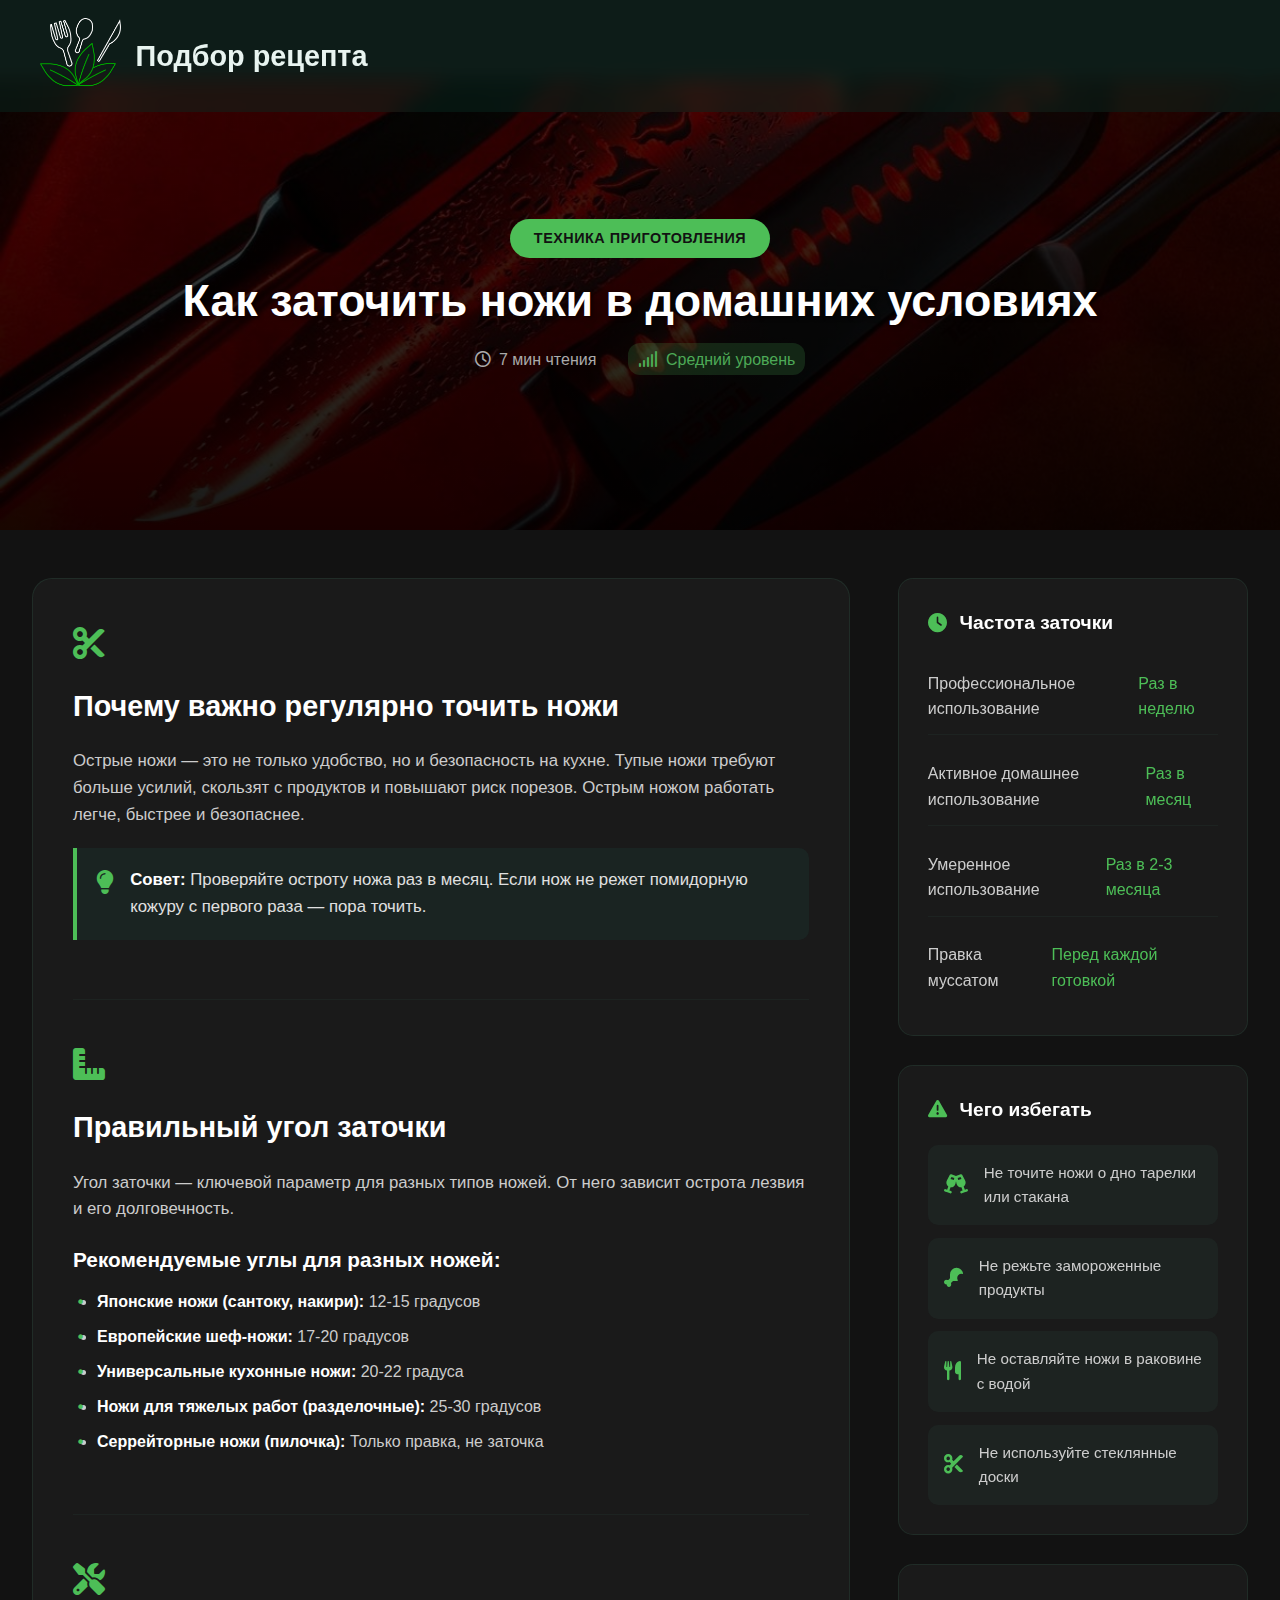
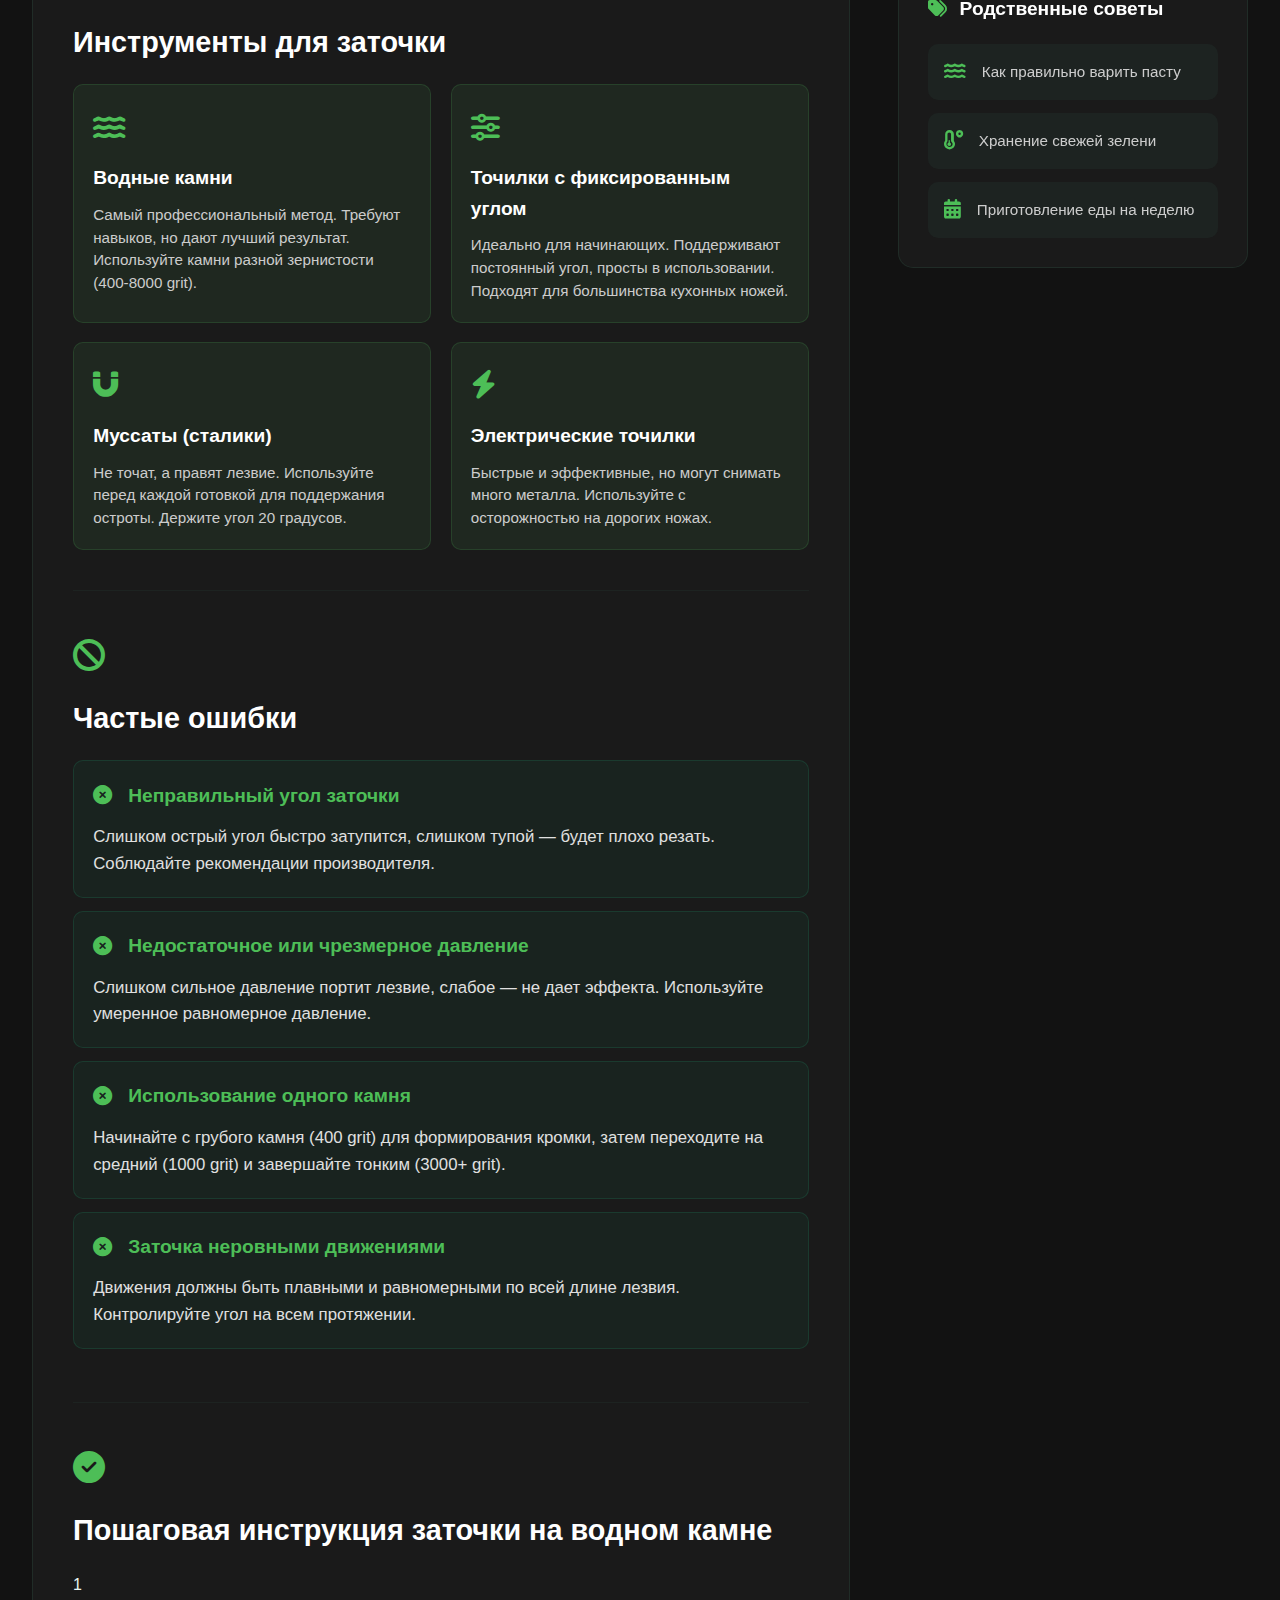
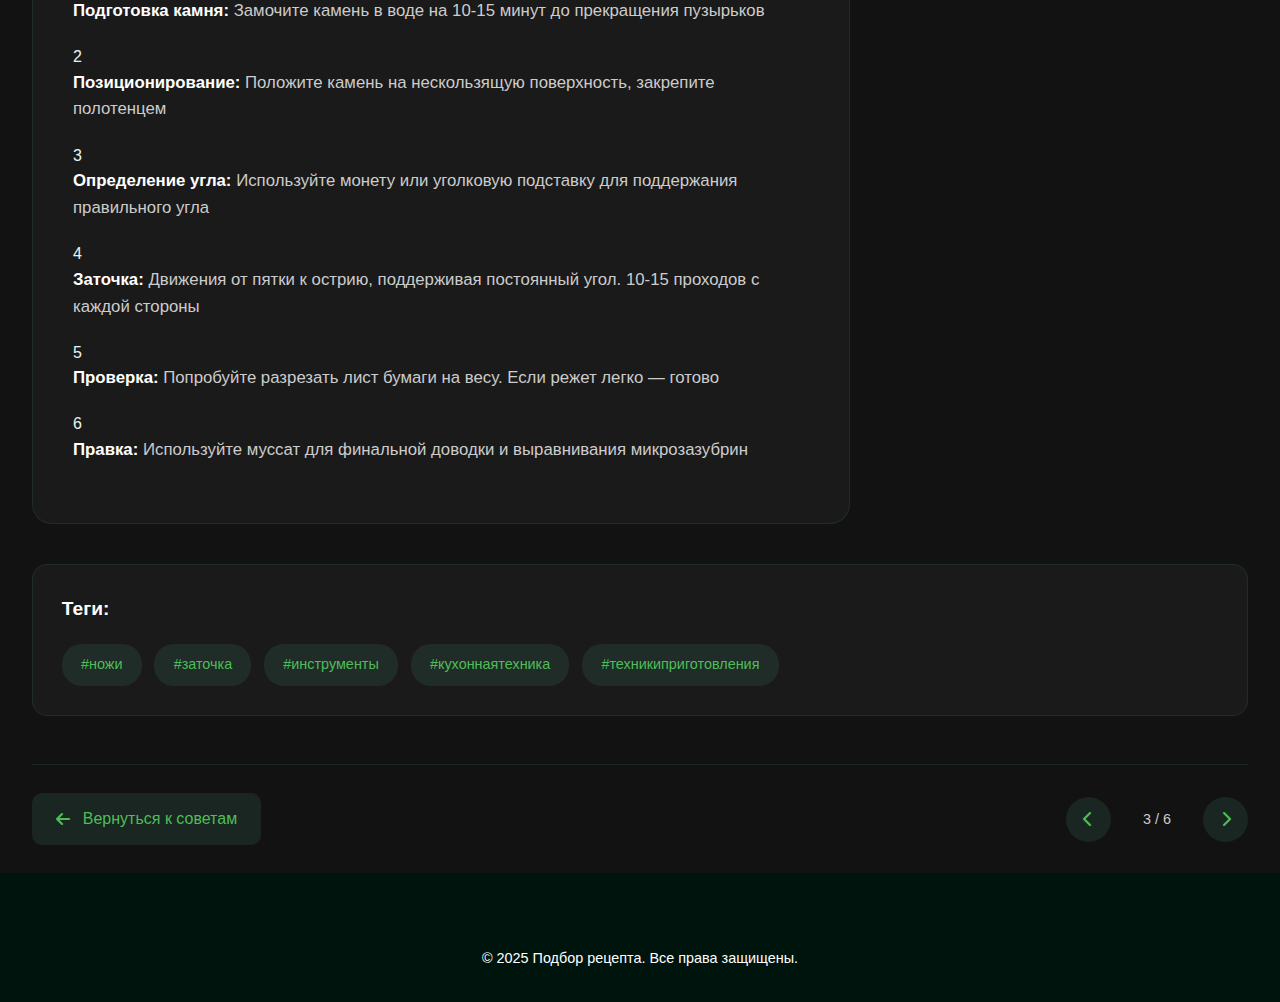
<file: advice/knives.html>
<!DOCTYPE html>
<html lang="ru">
<head>
    <meta charset="UTF-8">
    <meta name="viewport" content="width=device-width, initial-scale=1.0">
    <title>Заточка кухонных ножей - Кулинарные советы</title>
    <link rel="stylesheet" href="../index/index.css">
    <link rel="stylesheet" href="../advice/advice.css">
    <link rel="stylesheet" href="../advice/tip-detail.css">
    <link rel="stylesheet" href="https://cdnjs.cloudflare.com/ajax/libs/font-awesome/6.4.0/css/all.min.css">
</head>
<body>
<!-- Навигация -->
<nav class="navbar">
<div class="nav-container">
    <a href="../index/index.html" class="logo-wrapper">
        <img src="../images/logo/logo.png" alt="Логотип" class="logo-icon">
        <span class="logo-text">Подбор рецепта</span>
    </a>
    <ul class="nav-menu">
        <li class="nav-item"><a href="../index/index.html" class="nav-link">Главная</a></li>
        <li class="nav-item"><a href="../search/search.html" class="nav-link active">Поиск рецептов</a></li>
        <li class="nav-item"><a href="../catalog/catalog.html" class="nav-link">Каталог рецептов</a></li>
        <li class="nav-item"><a href="../advice/advice.html" class="nav-link">Советы</a></li>
    </ul>
    <div class="hamburger">
        <span class="bar"></span>
        <span class="bar"></span>
        <span class="bar"></span>
    </div>
</div>
</nav>

    <!-- Контент страницы совета -->
    <main class="tip-detail-page">
        <!-- Фоновое изображение -->
        <div class="tip-hero-bg" style="background: linear-gradient(rgba(0, 0, 0, 0.7), rgba(0, 0, 0, 0.9)), url('../images/tips/ножи.jpg'); background-size: cover; background-position: center;">
            <div class="tip-hero-content">
                <div class="container">
                    <div class="tip-header-content">
                        <div class="tip-category-badge">Техника приготовления</div>
                        <h1>Как заточить ножи в домашних условиях</h1>
                        <div class="tip-meta">
                            <span class="reading-time"><i class="far fa-clock"></i> 7 мин чтения</span>
                            <span class="difficulty medium"><i class="fas fa-signal"></i> Средний уровень</span>
                        </div>
                    </div>
                </div>
            </div>
        </div>

        <!-- Основной контент -->
        <div class="container">
            <article class="tip-content-wide">
                <div class="content-columns">
                    <!-- Основной контент -->
                    <div class="main-content">
                        <section class="tip-section">
                            <div class="section-icon">
                                <i class="fas fa-cut"></i>
                            </div>
                            <h2>Почему важно регулярно точить ножи</h2>
                            <p>Острые ножи — это не только удобство, но и безопасность на кухне. Тупые ножи требуют больше усилий, скользят с продуктов и повышают риск порезов. Острым ножом работать легче, быстрее и безопаснее.</p>
                            
                            <div class="tip-note">
                                <i class="fas fa-lightbulb"></i>
                                <p><strong>Совет:</strong> Проверяйте остроту ножа раз в месяц. Если нож не режет помидорную кожуру с первого раза — пора точить.</p>
                            </div>
                        </section>

                        <section class="tip-section">
                            <div class="section-icon">
                                <i class="fas fa-ruler-combined"></i>
                            </div>
                            <h2>Правильный угол заточки</h2>
                            <p>Угол заточки — ключевой параметр для разных типов ножей. От него зависит острота лезвия и его долговечность.</p>
                            
                            <h3>Рекомендуемые углы для разных ножей:</h3>
                            <ul>
                                <li><strong>Японские ножи (сантоку, накири):</strong> 12-15 градусов</li>
                                <li><strong>Европейские шеф-ножи:</strong> 17-20 градусов</li>
                                <li><strong>Универсальные кухонные ножи:</strong> 20-22 градуса</li>
                                <li><strong>Ножи для тяжелых работ (разделочные):</strong> 25-30 градусов</li>
                                <li><strong>Серрейторные ножи (пилочка):</strong> Только правка, не заточка</li>
                            </ul>
                        </section>

                        <section class="tip-section">
                            <div class="section-icon">
                                <i class="fas fa-tools"></i>
                            </div>
                            <h2>Инструменты для заточки</h2>
                            
                            <div class="pro-tips-grid">
                                <div class="pro-tip">
                                    <div class="pro-tip-icon">
                                        <i class="fas fa-water"></i>
                                    </div>
                                    <h3>Водные камни</h3>
                                    <p>Самый профессиональный метод. Требуют навыков, но дают лучший результат. Используйте камни разной зернистости (400-8000 grit).</p>
                                </div>

                                <div class="pro-tip">
                                    <div class="pro-tip-icon">
                                        <i class="fas fa-sliders-h"></i>
                                    </div>
                                    <h3>Точилки с фиксированным углом</h3>
                                    <p>Идеально для начинающих. Поддерживают постоянный угол, просты в использовании. Подходят для большинства кухонных ножей.</p>
                                </div>

                                <div class="pro-tip">
                                    <div class="pro-tip-icon">
                                        <i class="fas fa-magnet"></i>
                                    </div>
                                    <h3>Муссаты (сталики)</h3>
                                    <p>Не точат, а правят лезвие. Используйте перед каждой готовкой для поддержания остроты. Держите угол 20 градусов.</p>
                                </div>

                                <div class="pro-tip">
                                    <div class="pro-tip-icon">
                                        <i class="fas fa-bolt"></i>
                                    </div>
                                    <h3>Электрические точилки</h3>
                                    <p>Быстрые и эффективные, но могут снимать много металла. Используйте с осторожностью на дорогих ножах.</p>
                                </div>
                            </div>
                        </section>

                        <section class="tip-section">
                            <div class="section-icon">
                                <i class="fas fa-ban"></i>
                            </div>
                            <h2>Частые ошибки</h2>
                            
                            <div class="mistake-item">
                                <div class="mistake-header">
                                    <i class="fas fa-times-circle"></i>
                                    <h3>Неправильный угол заточки</h3>
                                </div>
                                <p>Слишком острый угол быстро затупится, слишком тупой — будет плохо резать. Соблюдайте рекомендации производителя.</p>
                            </div>

                            <div class="mistake-item">
                                <div class="mistake-header">
                                    <i class="fas fa-times-circle"></i>
                                    <h3>Недостаточное или чрезмерное давление</h3>
                                </div>
                                <p>Слишком сильное давление портит лезвие, слабое — не дает эффекта. Используйте умеренное равномерное давление.</p>
                            </div>

                            <div class="mistake-item">
                                <div class="mistake-header">
                                    <i class="fas fa-times-circle"></i>
                                    <h3>Использование одного камня</h3>
                                </div>
                                <p>Начинайте с грубого камня (400 grit) для формирования кромки, затем переходите на средний (1000 grit) и завершайте тонким (3000+ grit).</p>
                            </div>

                            <div class="mistake-item">
                                <div class="mistake-header">
                                    <i class="fas fa-times-circle"></i>
                                    <h3>Заточка неровными движениями</h3>
                                </div>
                                <p>Движения должны быть плавными и равномерными по всей длине лезвия. Контролируйте угол на всем протяжении.</p>
                            </div>
                        </section>

                        <section class="tip-section">
                            <div class="section-icon">
                                <i class="fas fa-check-circle"></i>
                            </div>
                            <h2>Пошаговая инструкция заточки на водном камне</h2>
                            
                            <div class="quick-guide">
                                <div class="guide-step">
                                    <span class="step-number">1</span>
                                    <p><strong>Подготовка камня:</strong> Замочите камень в воде на 10-15 минут до прекращения пузырьков</p>
                                </div>
                                <div class="guide-step">
                                    <span class="step-number">2</span>
                                    <p><strong>Позиционирование:</strong> Положите камень на нескользящую поверхность, закрепите полотенцем</p>
                                </div>
                                <div class="guide-step">
                                    <span class="step-number">3</span>
                                    <p><strong>Определение угла:</strong> Используйте монету или уголковую подставку для поддержания правильного угла</p>
                                </div>
                                <div class="guide-step">
                                    <span class="step-number">4</span>
                                    <p><strong>Заточка:</strong> Движения от пятки к острию, поддерживая постоянный угол. 10-15 проходов с каждой стороны</p>
                                </div>
                                <div class="guide-step">
                                    <span class="step-number">5</span>
                                    <p><strong>Проверка:</strong> Попробуйте разрезать лист бумаги на весу. Если режет легко — готово</p>
                                </div>
                                <div class="guide-step">
                                    <span class="step-number">6</span>
                                    <p><strong>Правка:</strong> Используйте муссат для финальной доводки и выравнивания микрозазубрин</p>
                                </div>
                            </div>
                        </section>
                    </div>

                    <!-- Боковая панель -->
                    <aside class="sidebar">
                        <div class="sidebar-card">
                            <h3><i class="fas fa-clock"></i> Частота заточки</h3>
                            <div class="cooking-times">
                                <div class="time-item">
                                    <span class="pasta-type">Профессиональное использование</span>
                                    <span class="time">Раз в неделю</span>
                                </div>
                                <div class="time-item">
                                    <span class="pasta-type">Активное домашнее использование</span>
                                    <span class="time">Раз в месяц</span>
                                </div>
                                <div class="time-item">
                                    <span class="pasta-type">Умеренное использование</span>
                                    <span class="time">Раз в 2-3 месяца</span>
                                </div>
                                <div class="time-item">
                                    <span class="pasta-type">Правка муссатом</span>
                                    <span class="time">Перед каждой готовкой</span>
                                </div>
                            </div>
                        </div>

                        <div class="sidebar-card">
                            <h3><i class="fas fa-exclamation-triangle"></i> Чего избегать</h3>
                            <div class="related-tips">
                                <div class="related-tip" style="pointer-events: none;">
                                    <i class="fas fa-glass-cheers"></i>
                                    <span>Не точите ножи о дно тарелки или стакана</span>
                                </div>
                                <div class="related-tip" style="pointer-events: none;">
                                    <i class="fas fa-drumstick-bite"></i>
                                    <span>Не режьте замороженные продукты</span>
                                </div>
                                <div class="related-tip" style="pointer-events: none;">
                                    <i class="fas fa-utensils"></i>
                                    <span>Не оставляйте ножи в раковине с водой</span>
                                </div>
                                <div class="related-tip" style="pointer-events: none;">
                                    <i class="fas fa-cut"></i>
                                    <span>Не используйте стеклянные доски</span>
                                </div>
                            </div>
                        </div>

                        <div class="sidebar-card">
                            <h3><i class="fas fa-tags"></i> Родственные советы</h3>
                            <div class="related-tips">
                                <a href="pasta.html" class="related-tip">
                                    <i class="fas fa-water"></i>
                                    <span>Как правильно варить пасту</span>
                                </a>
                                <a href="storage.html" class="related-tip">
                                    <i class="fas fa-temperature-low"></i>
                                    <span>Хранение свежей зелени</span>
                                </a>
                                <a href="mealprep.html" class="related-tip">
                                    <i class="fas fa-calendar-alt"></i>
                                    <span>Приготовление еды на неделю</span>
                                </a>
                            </div>
                        </div>
                    </aside>
                </div>

                <!-- Теги -->
                <div class="tip-tags-bottom">
                    <h3>Теги:</h3>
                    <div class="tags-container">
                        <a href="advice.html?tag=ножи" class="tag">#ножи</a>
                        <a href="advice.html?tag=заточка" class="tag">#заточка</a>
                        <a href="advice.html?tag=инструменты" class="tag">#инструменты</a>
                        <a href="advice.html?tag=кухоннаятехника" class="tag">#кухоннаятехника</a>
                        <a href="advice.html?tag=техникиприготовления" class="tag">#техникиприготовления</a>
                    </div>
                </div>
            </article>

            <!-- Навигация -->
            <div class="tip-navigation-simple">
                <a href="advice.html" class="back-btn">
                    <i class="fas fa-arrow-left"></i>
                    <span>Вернуться к советам</span>
                </a>
                <div class="nav-arrows">
                    <a href="storage.html" class="nav-arrow">
                        <i class="fas fa-chevron-left"></i>
                    </a>
                    <span class="current-tip">3 / 6</span>
                    <a href="mealprep.html" class="nav-arrow">
                        <i class="fas fa-chevron-right"></i>
                    </a>
                </div>
            </div>
        </div>
    </main>

    <!-- Футер -->
    <footer>
        <div class="footer-content">
            <ul class="footer-links">
    <li><a href="../index/index.html">Главная</a></li>
    <li><a href="../search/search.html">Поиск рецептов</a></li>
    <li><a href="../catalog/catalog.html">Каталог рецептов</a></li>
    <li><a href="../advice/advice.html">Советы</a></li>
            </ul>
            <p class="copyright">© 2025 Подбор рецепта. Все права защищены.</p>
        </div>
    </footer>

    <script src="../index/index.js"></script>
</body>
</html>
</file>
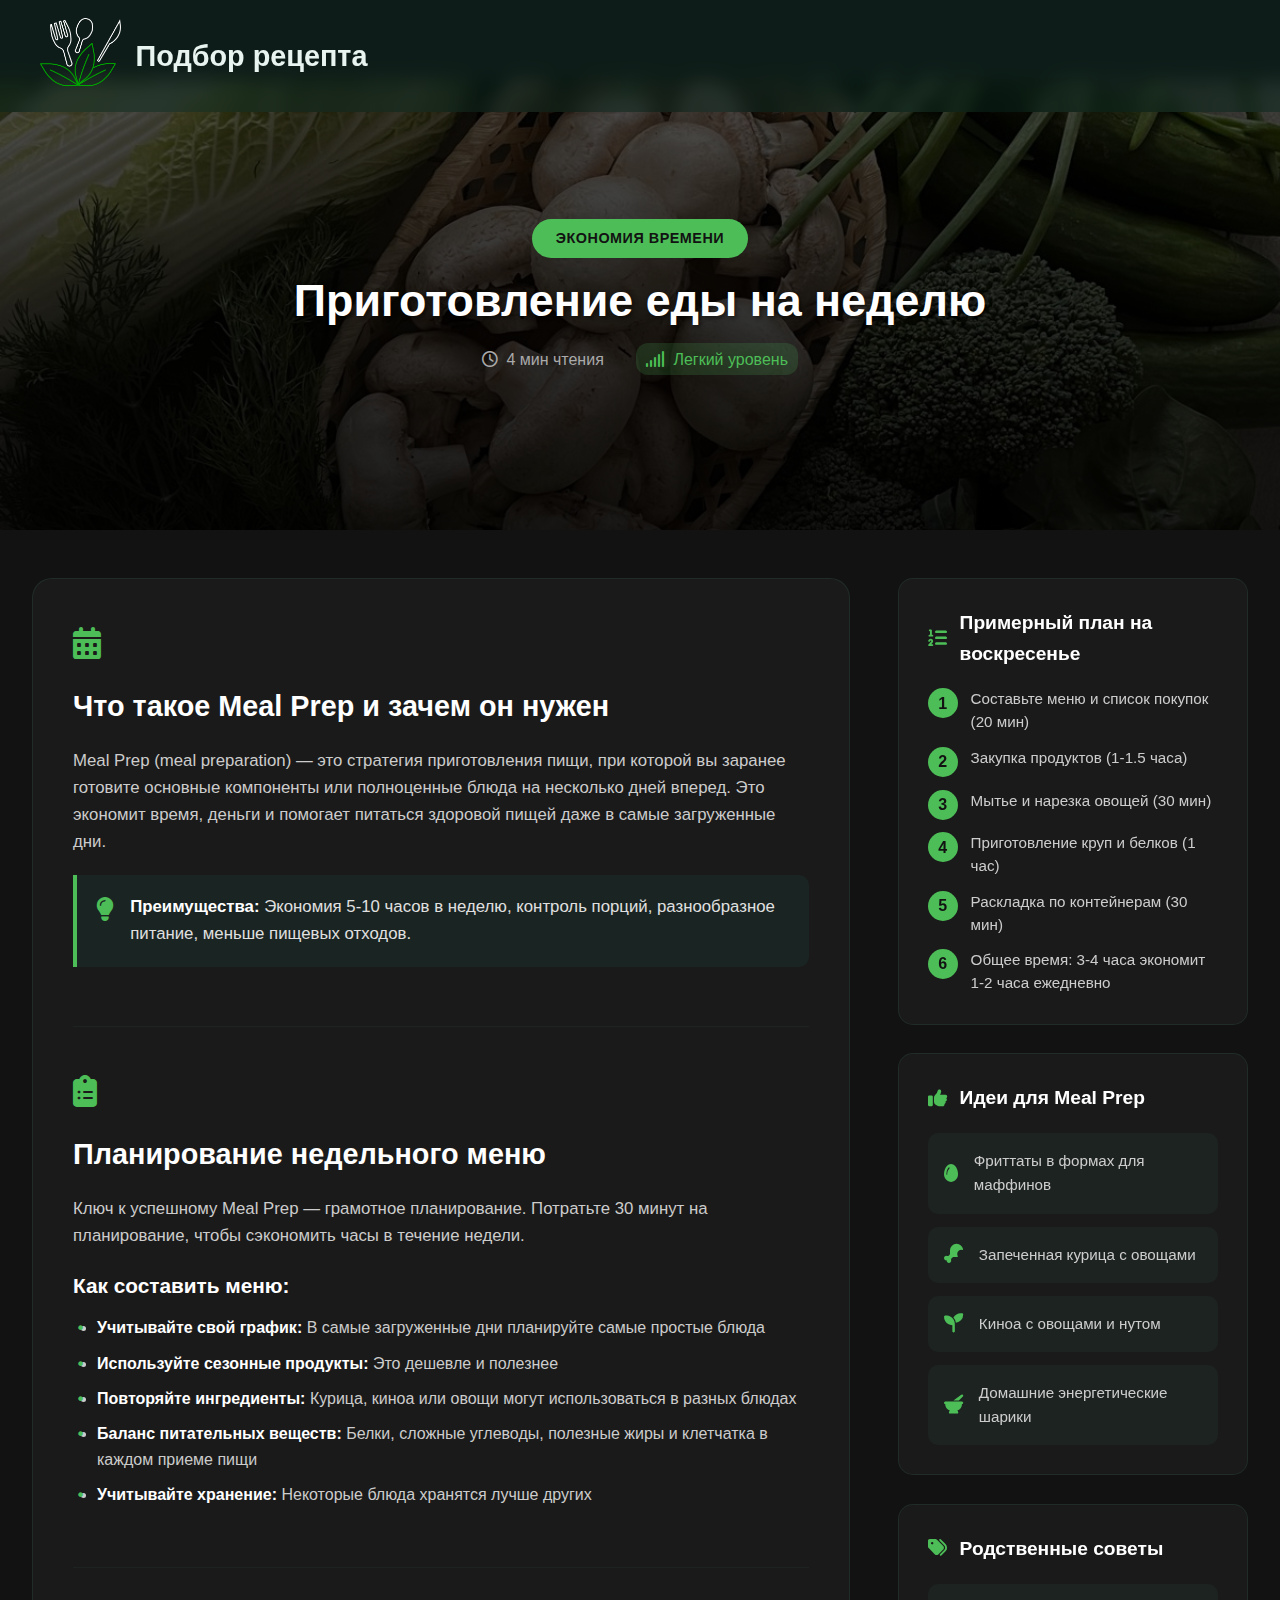
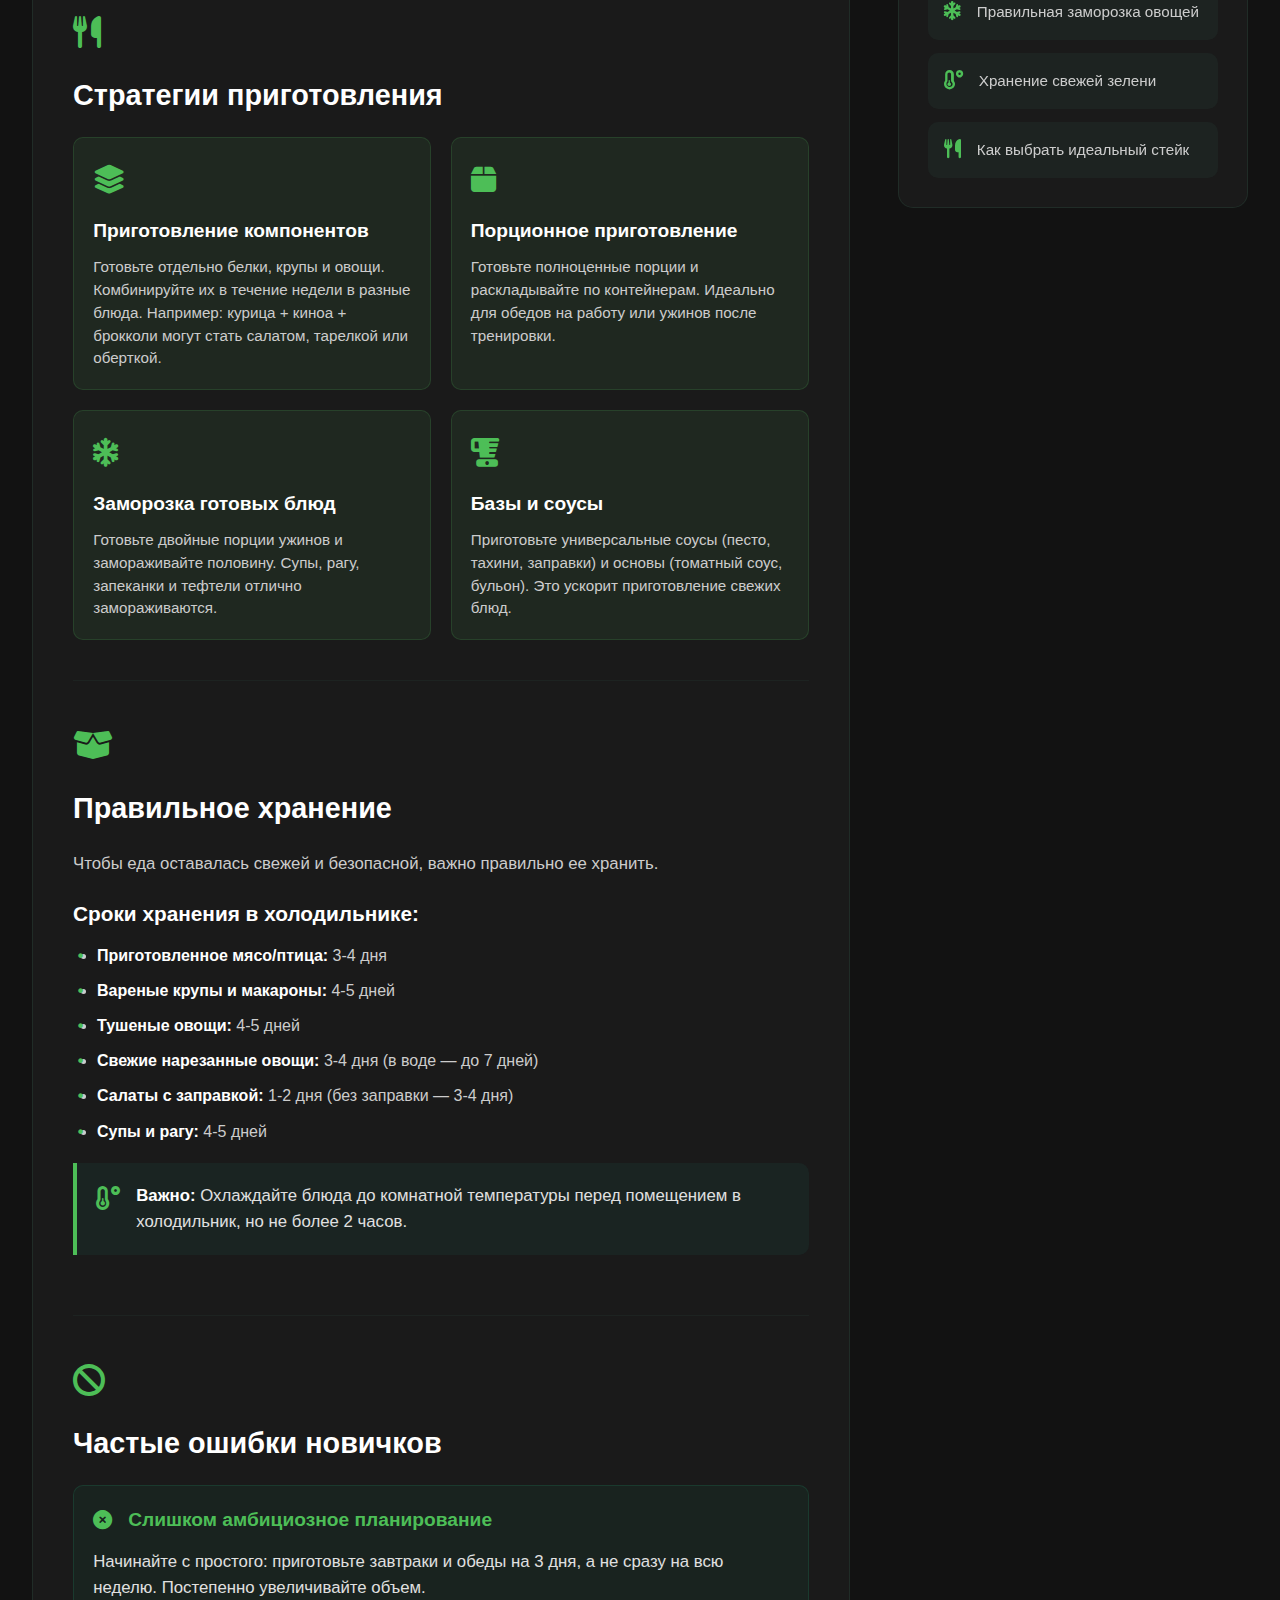
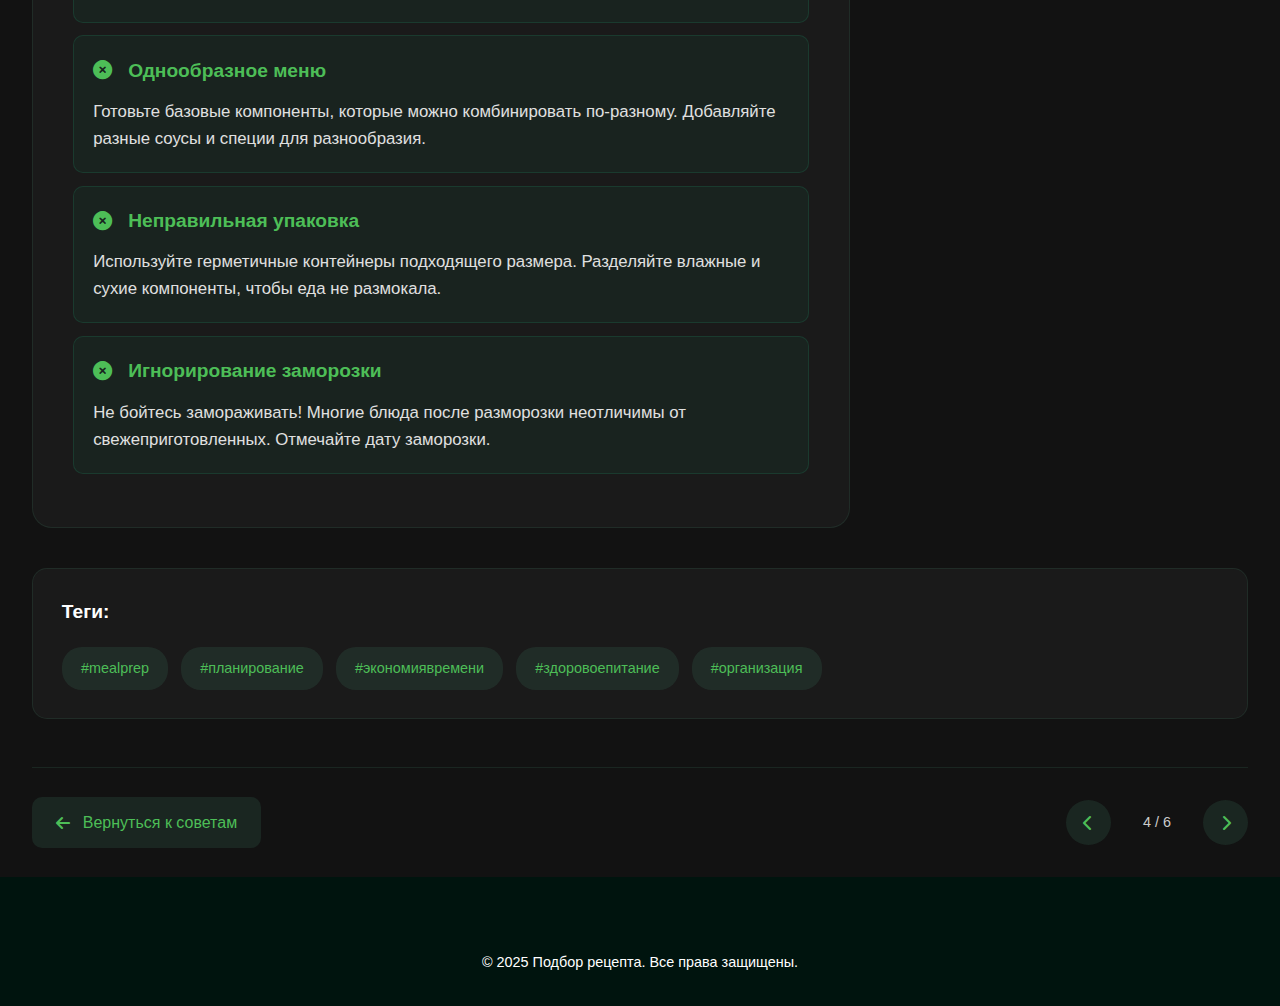
<file: advice/mealprep.html>
<!DOCTYPE html>
<html lang="ru">
<head>
    <meta charset="UTF-8">
    <meta name="viewport" content="width=device-width, initial-scale=1.0">
    <title>Приготовление еды на неделю - Кулинарные советы</title>
    <link rel="stylesheet" href="../index/index.css">
    <link rel="stylesheet" href="../advice/advice.css">
    <link rel="stylesheet" href="../advice/tip-detail.css">
    <link rel="stylesheet" href="https://cdnjs.cloudflare.com/ajax/libs/font-awesome/6.4.0/css/all.min.css">
</head>
<body>
<!-- Навигация -->
<nav class="navbar">
<div class="nav-container">
    <a href="../index/index.html" class="logo-wrapper">
        <img src="../images/logo/logo.png" alt="Логотип" class="logo-icon">
        <span class="logo-text">Подбор рецепта</span>
    </a>
    <ul class="nav-menu">
        <li class="nav-item"><a href="../index/index.html" class="nav-link">Главная</a></li>
        <li class="nav-item"><a href="../search/search.html" class="nav-link active">Поиск рецептов</a></li>
        <li class="nav-item"><a href="../catalog/catalog.html" class="nav-link">Каталог рецептов</a></li>
        <li class="nav-item"><a href="../advice/advice.html" class="nav-link">Советы</a></li>
    </ul>
    <div class="hamburger">
        <span class="bar"></span>
        <span class="bar"></span>
        <span class="bar"></span>
    </div>
</div>
</nav>

    <main class="tip-detail-page">
        <!-- Герой секция -->
        <div class="tip-hero-bg" style="background: linear-gradient(rgba(0, 0, 0, 0.7), rgba(0, 0, 0, 0.9)), url('../images/tips/план.jpg'); background-size: cover; background-position: center;">
            <div class="tip-hero-content">
                <div class="container">
                    <div class="tip-header-content">
                        <div class="tip-category-badge">Экономия времени</div>
                        <h1>Приготовление еды на неделю</h1>
                        <div class="tip-meta">
                            <span class="reading-time"><i class="far fa-clock"></i> 4 мин чтения</span>
                            <span class="difficulty easy"><i class="fas fa-signal"></i> Легкий уровень</span>
                        </div>
                    </div>
                </div>
            </div>
        </div>

        <!-- Основной контент -->
        <div class="container">
            <article class="tip-content-wide">
                <div class="content-columns">
                    <!-- Основной контент -->
                    <div class="main-content">
                        <section class="tip-section">
                            <div class="section-icon">
                                <i class="fas fa-calendar-alt"></i>
                            </div>
                            <h2>Что такое Meal Prep и зачем он нужен</h2>
                            <p>Meal Prep (meal preparation) — это стратегия приготовления пищи, при которой вы заранее готовите основные компоненты или полноценные блюда на несколько дней вперед. Это экономит время, деньги и помогает питаться здоровой пищей даже в самые загруженные дни.</p>
                            
                            <div class="tip-note">
                                <i class="fas fa-lightbulb"></i>
                                <p><strong>Преимущества:</strong> Экономия 5-10 часов в неделю, контроль порций, разнообразное питание, меньше пищевых отходов.</p>
                            </div>
                        </section>

                        <section class="tip-section">
                            <div class="section-icon">
                                <i class="fas fa-clipboard-list"></i>
                            </div>
                            <h2>Планирование недельного меню</h2>
                            <p>Ключ к успешному Meal Prep — грамотное планирование. Потратьте 30 минут на планирование, чтобы сэкономить часы в течение недели.</p>
                            
                            <h3>Как составить меню:</h3>
                            <ul>
                                <li><strong>Учитывайте свой график:</strong> В самые загруженные дни планируйте самые простые блюда</li>
                                <li><strong>Используйте сезонные продукты:</strong> Это дешевле и полезнее</li>
                                <li><strong>Повторяйте ингредиенты:</strong> Курица, киноа или овощи могут использоваться в разных блюдах</li>
                                <li><strong>Баланс питательных веществ:</strong> Белки, сложные углеводы, полезные жиры и клетчатка в каждом приеме пищи</li>
                                <li><strong>Учитывайте хранение:</strong> Некоторые блюда хранятся лучше других</li>
                            </ul>
                        </section>

                        <section class="tip-section">
                            <div class="section-icon">
                                <i class="fas fa-utensils"></i>
                            </div>
                            <h2>Стратегии приготовления</h2>
                            
                            <div class="pro-tips-grid">
                                <div class="pro-tip">
                                    <div class="pro-tip-icon">
                                        <i class="fas fa-layer-group"></i>
                                    </div>
                                    <h3>Приготовление компонентов</h3>
                                    <p>Готовьте отдельно белки, крупы и овощи. Комбинируйте их в течение недели в разные блюда. Например: курица + киноа + брокколи могут стать салатом, тарелкой или оберткой.</p>
                                </div>

                                <div class="pro-tip">
                                    <div class="pro-tip-icon">
                                        <i class="fas fa-box"></i>
                                    </div>
                                    <h3>Порционное приготовление</h3>
                                    <p>Готовьте полноценные порции и раскладывайте по контейнерам. Идеально для обедов на работу или ужинов после тренировки.</p>
                                </div>

                                <div class="pro-tip">
                                    <div class="pro-tip-icon">
                                        <i class="fas fa-snowflake"></i>
                                    </div>
                                    <h3>Заморозка готовых блюд</h3>
                                    <p>Готовьте двойные порции ужинов и замораживайте половину. Супы, рагу, запеканки и тефтели отлично замораживаются.</p>
                                </div>

                                <div class="pro-tip">
                                    <div class="pro-tip-icon">
                                        <i class="fas fa-blender"></i>
                                    </div>
                                    <h3>Базы и соусы</h3>
                                    <p>Приготовьте универсальные соусы (песто, тахини, заправки) и основы (томатный соус, бульон). Это ускорит приготовление свежих блюд.</p>
                                </div>
                            </div>
                        </section>

                        <section class="tip-section">
                            <div class="section-icon">
                                <i class="fas fa-box-open"></i>
                            </div>
                            <h2>Правильное хранение</h2>
                            <p>Чтобы еда оставалась свежей и безопасной, важно правильно ее хранить.</p>
                            
                            <h3>Сроки хранения в холодильнике:</h3>
                            <ul>
                                <li><strong>Приготовленное мясо/птица:</strong> 3-4 дня</li>
                                <li><strong>Вареные крупы и макароны:</strong> 4-5 дней</li>
                                <li><strong>Тушеные овощи:</strong> 4-5 дней</li>
                                <li><strong>Свежие нарезанные овощи:</strong> 3-4 дня (в воде — до 7 дней)</li>
                                <li><strong>Салаты с заправкой:</strong> 1-2 дня (без заправки — 3-4 дня)</li>
                                <li><strong>Супы и рагу:</strong> 4-5 дней</li>
                            </ul>
                            
                            <div class="tip-note">
                                <i class="fas fa-temperature-low"></i>
                                <p><strong>Важно:</strong> Охлаждайте блюда до комнатной температуры перед помещением в холодильник, но не более 2 часов.</p>
                            </div>
                        </section>

                        <section class="tip-section">
                            <div class="section-icon">
                                <i class="fas fa-ban"></i>
                            </div>
                            <h2>Частые ошибки новичков</h2>
                            
                            <div class="mistake-item">
                                <div class="mistake-header">
                                    <i class="fas fa-times-circle"></i>
                                    <h3>Слишком амбициозное планирование</h3>
                                </div>
                                <p>Начинайте с простого: приготовьте завтраки и обеды на 3 дня, а не сразу на всю неделю. Постепенно увеличивайте объем.</p>
                            </div>

                            <div class="mistake-item">
                                <div class="mistake-header">
                                    <i class="fas fa-times-circle"></i>
                                    <h3>Однообразное меню</h3>
                                </div>
                                <p>Готовьте базовые компоненты, которые можно комбинировать по-разному. Добавляйте разные соусы и специи для разнообразия.</p>
                            </div>

                            <div class="mistake-item">
                                <div class="mistake-header">
                                    <i class="fas fa-times-circle"></i>
                                    <h3>Неправильная упаковка</h3>
                                </div>
                                <p>Используйте герметичные контейнеры подходящего размера. Разделяйте влажные и сухие компоненты, чтобы еда не размокала.</p>
                            </div>

                            <div class="mistake-item">
                                <div class="mistake-header">
                                    <i class="fas fa-times-circle"></i>
                                    <h3>Игнорирование заморозки</h3>
                                </div>
                                <p>Не бойтесь замораживать! Многие блюда после разморозки неотличимы от свежеприготовленных. Отмечайте дату заморозки.</p>
                            </div>
                        </section>
                    </div>

                    <!-- Боковая панель -->
                    <aside class="sidebar">
                        <div class="sidebar-card">
                            <h3><i class="fas fa-list-ol"></i> Примерный план на воскресенье</h3>
                            <div class="quick-guide">
                                <div class="guide-step">
                                    <span class="step-number">1</span>
                                    <p>Составьте меню и список покупок (20 мин)</p>
                                </div>
                                <div class="guide-step">
                                    <span class="step-number">2</span>
                                    <p>Закупка продуктов (1-1.5 часа)</p>
                                </div>
                                <div class="guide-step">
                                    <span class="step-number">3</span>
                                    <p>Мытье и нарезка овощей (30 мин)</p>
                                </div>
                                <div class="guide-step">
                                    <span class="step-number">4</span>
                                    <p>Приготовление круп и белков (1 час)</p>
                                </div>
                                <div class="guide-step">
                                    <span class="step-number">5</span>
                                    <p>Раскладка по контейнерам (30 мин)</p>
                                </div>
                                <div class="guide-step">
                                    <span class="step-number">6</span>
                                    <p>Общее время: 3-4 часа экономит 1-2 часа ежедневно</p>
                                </div>
                            </div>
                        </div>

                        <div class="sidebar-card">
                            <h3><i class="fas fa-thumbs-up"></i> Идеи для Meal Prep</h3>
                            <div class="related-tips">
                                <div class="related-tip" style="pointer-events: none;">
                                    <i class="fas fa-egg"></i>
                                    <span>Фриттаты в формах для маффинов</span>
                                </div>
                                <div class="related-tip" style="pointer-events: none;">
                                    <i class="fas fa-drumstick-bite"></i>
                                    <span>Запеченная курица с овощами</span>
                                </div>
                                <div class="related-tip" style="pointer-events: none;">
                                    <i class="fas fa-seedling"></i>
                                    <span>Киноа с овощами и нутом</span>
                                </div>
                                <div class="related-tip" style="pointer-events: none;">
                                    <i class="fas fa-mortar-pestle"></i>
                                    <span>Домашние энергетические шарики</span>
                                </div>
                            </div>
                        </div>

                        <div class="sidebar-card">
                            <h3><i class="fas fa-tags"></i> Родственные советы</h3>
                            <div class="related-tips">
                                <a href="freezing.html" class="related-tip">
                                    <i class="fas fa-snowflake"></i>
                                    <span>Правильная заморозка овощей</span>
                                </a>
                                <a href="storage.html" class="related-tip">
                                    <i class="fas fa-temperature-low"></i>
                                    <span>Хранение свежей зелени</span>
                                </a>
                                <a href="steak.html" class="related-tip">
                                    <i class="fas fa-utensils"></i>
                                    <span>Как выбрать идеальный стейк</span>
                                </a>
                            </div>
                        </div>
                    </aside>
                </div>

                <!-- Теги -->
                <div class="tip-tags-bottom">
                    <h3>Теги:</h3>
                    <div class="tags-container">
                        <a href="advice.html?tag=mealprep" class="tag">#mealprep</a>
                        <a href="advice.html?tag=планирование" class="tag">#планирование</a>
                        <a href="advice.html?tag=экономиявремени" class="tag">#экономиявремени</a>
                        <a href="advice.html?tag=здоровоепитание" class="tag">#здоровоепитание</a>
                        <a href="advice.html?tag=организация" class="tag">#организация</a>
                    </div>
                </div>
            </article>

            <!-- Навигация -->
            <div class="tip-navigation-simple">
                <a href="advice.html" class="back-btn">
                    <i class="fas fa-arrow-left"></i>
                    <span>Вернуться к советам</span>
                </a>
                <div class="nav-arrows">
                    <a href="knives.html" class="nav-arrow">
                        <i class="fas fa-chevron-left"></i>
                    </a>
                    <span class="current-tip">4 / 6</span>
                    <a href="steak.html" class="nav-arrow">
                        <i class="fas fa-chevron-right"></i>
                    </a>
                </div>
            </div>
        </div>
    </main>

    <!-- Футер -->
    <footer>
        <div class="footer-content">
            <ul class="footer-links">
    <li><a href="../index/index.html">Главная</a></li>
    <li><a href="../search/search.html">Поиск рецептов</a></li>
    <li><a href="../catalog/catalog.html">Каталог рецептов</a></li>
    <li><a href="../advice/advice.html">Советы</a></li>
            </ul>
            <p class="copyright">© 2025 Подбор рецепта. Все права защищены.</p>
        </div>
    </footer>

    <script src="../index/index.js"></script>
</body>
</html>
</file>
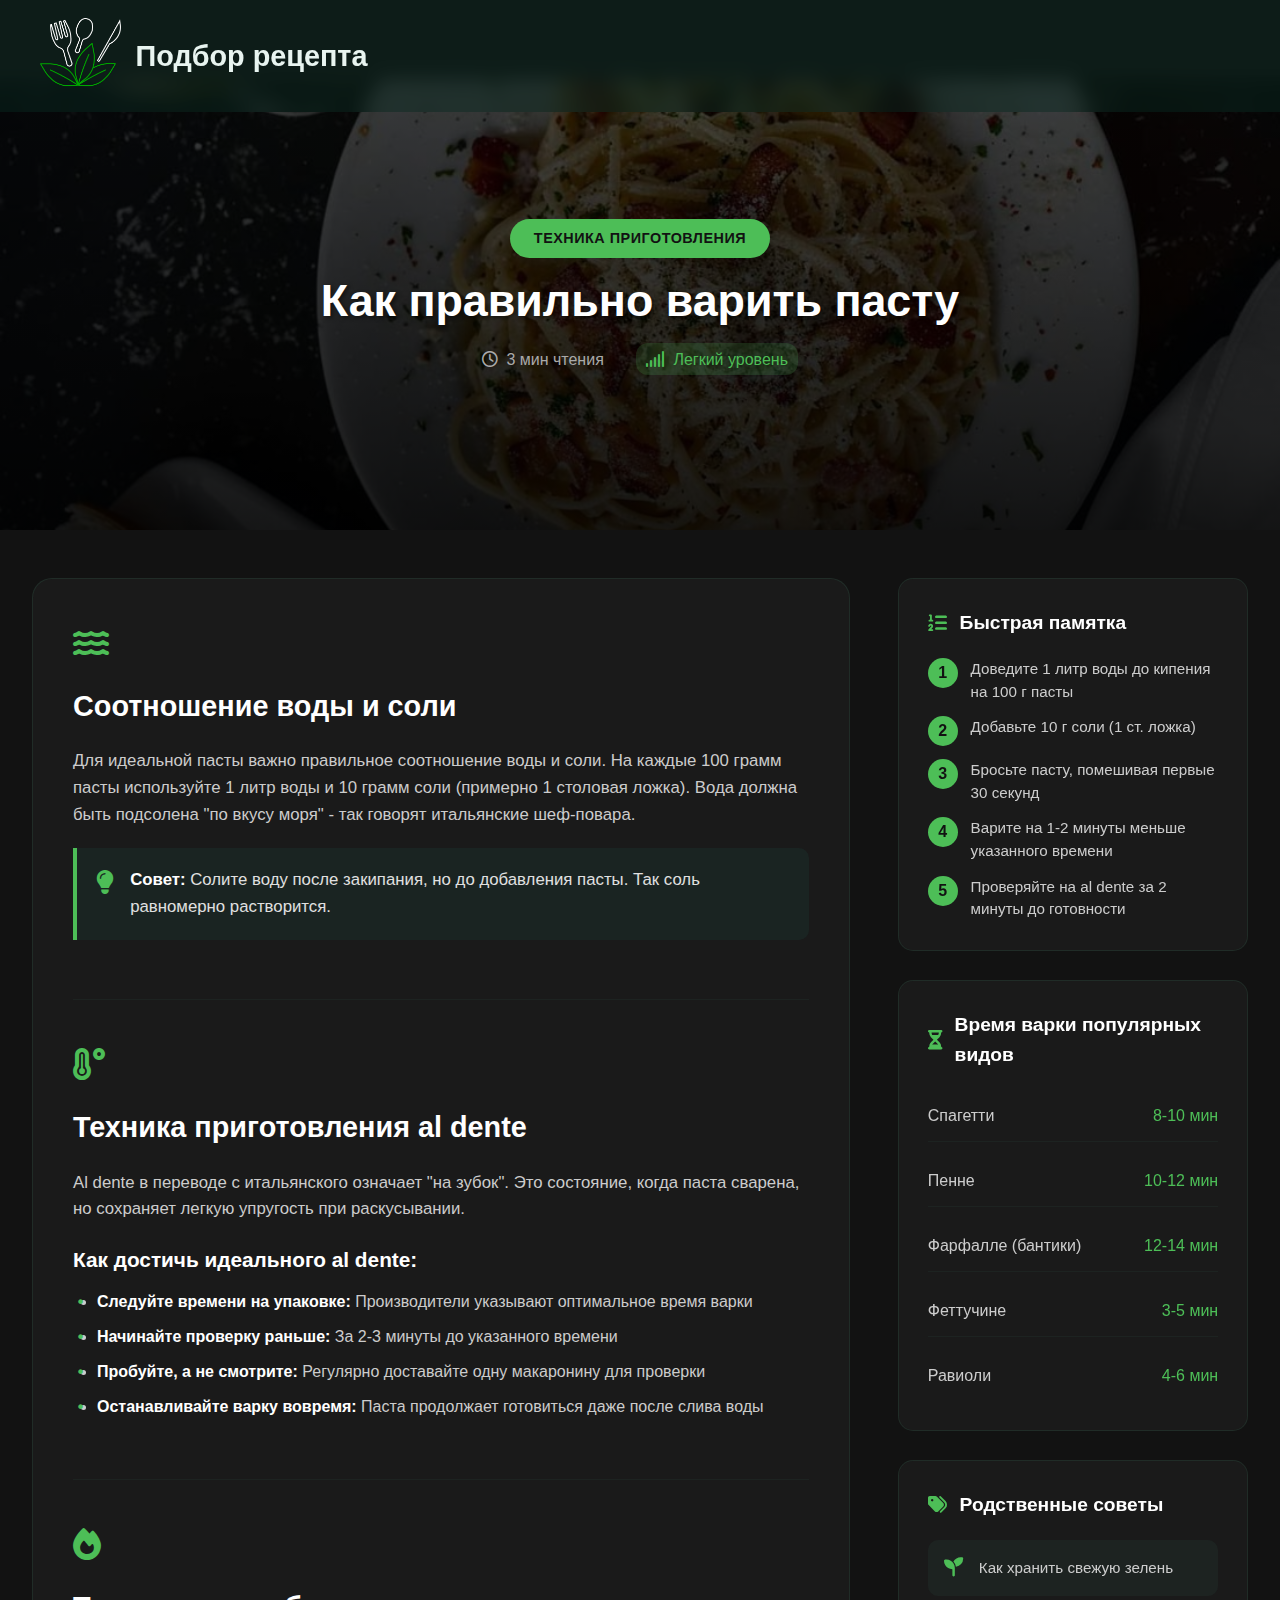
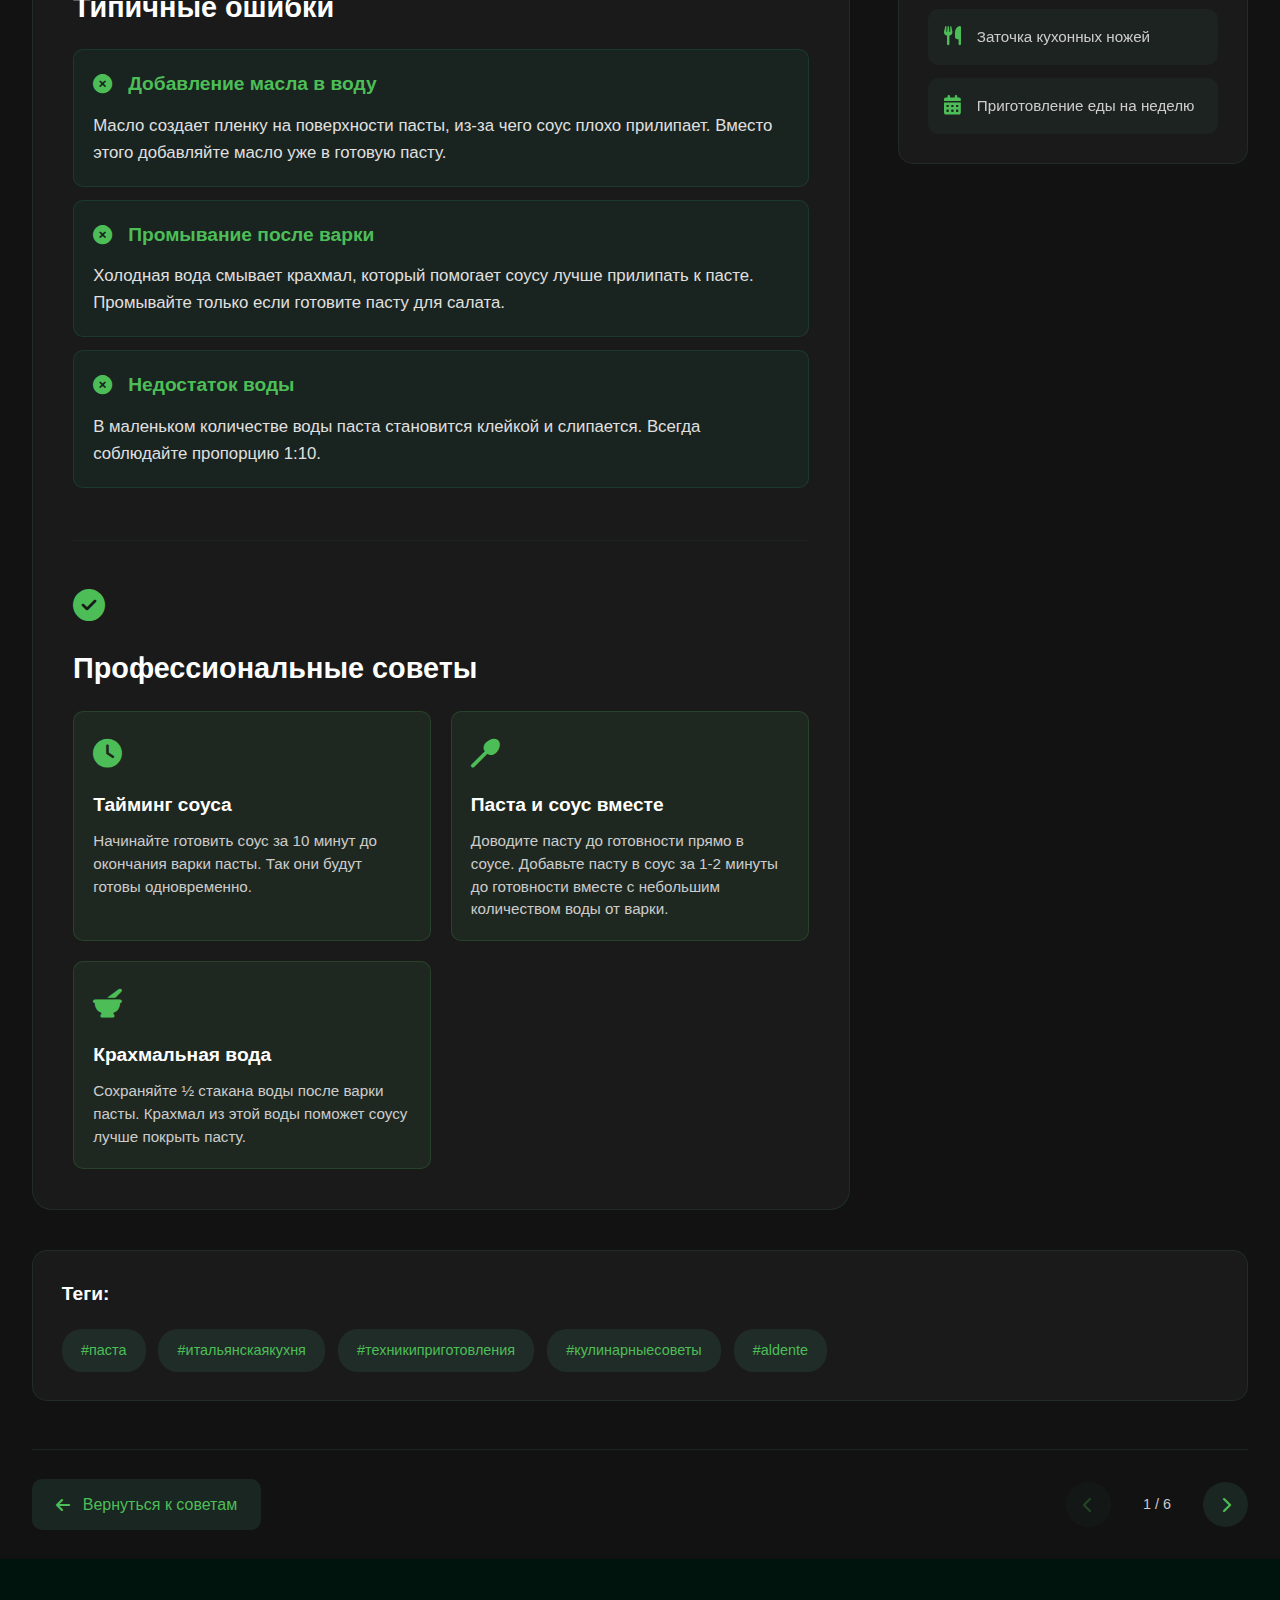
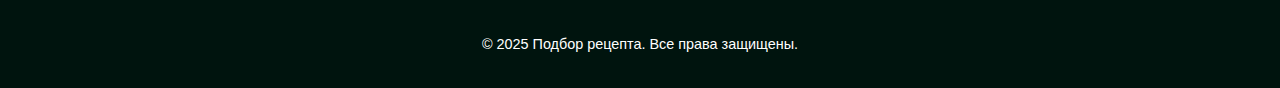
<file: advice/pasta.html>
<!DOCTYPE html>
<html lang="ru">
<head>
    <meta charset="UTF-8">
    <meta name="viewport" content="width=device-width, initial-scale=1.0">
    <title>Как правильно варить пасту - Кулинарные советы</title>
    <link rel="stylesheet" href="../index/index.css">
    <link rel="stylesheet" href="../advice/advice.css">
    <link rel="stylesheet" href="../advice/tip-detail.css">
    <link rel="stylesheet" href="https://cdnjs.cloudflare.com/ajax/libs/font-awesome/6.4.0/css/all.min.css">
</head>
<body>
<!-- Навигация -->
<nav class="navbar">
<div class="nav-container">
    <a href="../index/index.html" class="logo-wrapper">
        <img src="../images/logo/logo.png" alt="Логотип" class="logo-icon">
        <span class="logo-text">Подбор рецепта</span>
    </a>
    <ul class="nav-menu">
        <li class="nav-item"><a href="../index/index.html" class="nav-link">Главная</a></li>
        <li class="nav-item"><a href="../search/search.html" class="nav-link active">Поиск рецептов</a></li>
        <li class="nav-item"><a href="../catalog/catalog.html" class="nav-link">Каталог рецептов</a></li>
        <li class="nav-item"><a href="../advice/advice.html" class="nav-link">Советы</a></li>
    </ul>
    <div class="hamburger">
        <span class="bar"></span>
        <span class="bar"></span>
        <span class="bar"></span>
    </div>
</div>
</nav>

    <!-- Контент страницы совета -->
    <main class="tip-detail-page">
        <!-- Фоновое изображение -->
        <div class="tip-hero-bg">
            <div class="tip-hero-overlay"></div>
            <div class="tip-hero-content">
                <div class="container">
                    <div class="tip-header-content">
                        <div class="tip-category-badge">Техника приготовления</div>
                        <h1>Как правильно варить пасту</h1>
                        <div class="tip-meta">
                            <span class="reading-time"><i class="far fa-clock"></i> 3 мин чтения</span>
                            <span class="difficulty easy"><i class="fas fa-signal"></i> Легкий уровень</span>
                        </div>
                    </div>
                </div>
            </div>
        </div>

        <!-- Основной контент -->
        <div class="container">
            <article class="tip-content-wide">
                <div class="content-columns">
                    <!-- Основной контент -->
                    <div class="main-content">
                        <section class="tip-section">
                            <div class="section-icon">
                                <i class="fas fa-water"></i>
                            </div>
                            <h2>Соотношение воды и соли</h2>
                            <p>Для идеальной пасты важно правильное соотношение воды и соли. На каждые 100 грамм пасты используйте 1 литр воды и 10 грамм соли (примерно 1 столовая ложка). Вода должна быть подсолена "по вкусу моря" - так говорят итальянские шеф-повара.</p>
                            
                            <div class="tip-note">
                                <i class="fas fa-lightbulb"></i>
                                <p><strong>Совет:</strong> Солите воду после закипания, но до добавления пасты. Так соль равномерно растворится.</p>
                            </div>
                        </section>

                        <section class="tip-section">
                            <div class="section-icon">
                                <i class="fas fa-temperature-high"></i>
                            </div>
                            <h2>Техника приготовления al dente</h2>
                            <p>Al dente в переводе с итальянского означает "на зубок". Это состояние, когда паста сварена, но сохраняет легкую упругость при раскусывании.</p>
                            
                            <h3>Как достичь идеального al dente:</h3>
                            <ul>
                                <li><strong>Следуйте времени на упаковке:</strong> Производители указывают оптимальное время варки</li>
                                <li><strong>Начинайте проверку раньше:</strong> За 2-3 минуты до указанного времени</li>
                                <li><strong>Пробуйте, а не смотрите:</strong> Регулярно доставайте одну макаронину для проверки</li>
                                <li><strong>Останавливайте варку вовремя:</strong> Паста продолжает готовиться даже после слива воды</li>
                            </ul>
                        </section>

                        <section class="tip-section">
                            <div class="section-icon">
                                <i class="fas fa-fire"></i>
                            </div>
                            <h2>Типичные ошибки</h2>
                            
                            <div class="mistake-item">
                                <div class="mistake-header">
                                    <i class="fas fa-times-circle"></i>
                                    <h3>Добавление масла в воду</h3>
                                </div>
                                <p>Масло создает пленку на поверхности пасты, из-за чего соус плохо прилипает. Вместо этого добавляйте масло уже в готовую пасту.</p>
                            </div>

                            <div class="mistake-item">
                                <div class="mistake-header">
                                    <i class="fas fa-times-circle"></i>
                                    <h3>Промывание после варки</h3>
                                </div>
                                <p>Холодная вода смывает крахмал, который помогает соусу лучше прилипать к пасте. Промывайте только если готовите пасту для салата.</p>
                            </div>

                            <div class="mistake-item">
                                <div class="mistake-header">
                                    <i class="fas fa-times-circle"></i>
                                    <h3>Недостаток воды</h3>
                                </div>
                                <p>В маленьком количестве воды паста становится клейкой и слипается. Всегда соблюдайте пропорцию 1:10.</p>
                            </div>
                        </section>

                        <section class="tip-section">
                            <div class="section-icon">
                                <i class="fas fa-check-circle"></i>
                            </div>
                            <h2>Профессиональные советы</h2>
                            
                            <div class="pro-tips-grid">
                                <div class="pro-tip">
                                    <div class="pro-tip-icon">
                                        <i class="fas fa-clock"></i>
                                    </div>
                                    <h3>Тайминг соуса</h3>
                                    <p>Начинайте готовить соус за 10 минут до окончания варки пасты. Так они будут готовы одновременно.</p>
                                </div>

                                <div class="pro-tip">
                                    <div class="pro-tip-icon">
                                        <i class="fas fa-utensil-spoon"></i>
                                    </div>
                                    <h3>Паста и соус вместе</h3>
                                    <p>Доводите пасту до готовности прямо в соусе. Добавьте пасту в соус за 1-2 минуты до готовности вместе с небольшим количеством воды от варки.</p>
                                </div>

                                <div class="pro-tip">
                                    <div class="pro-tip-icon">
                                        <i class="fas fa-mortar-pestle"></i>
                                    </div>
                                    <h3>Крахмальная вода</h3>
                                    <p>Сохраняйте ½ стакана воды после варки пасты. Крахмал из этой воды поможет соусу лучше покрыть пасту.</p>
                                </div>
                            </div>
                        </section>
                    </div>

                    <!-- Боковая панель -->
                    <aside class="sidebar">
                        <div class="sidebar-card">
                            <h3><i class="fas fa-list-ol"></i> Быстрая памятка</h3>
                            <div class="quick-guide">
                                <div class="guide-step">
                                    <span class="step-number">1</span>
                                    <p>Доведите 1 литр воды до кипения на 100 г пасты</p>
                                </div>
                                <div class="guide-step">
                                    <span class="step-number">2</span>
                                    <p>Добавьте 10 г соли (1 ст. ложка)</p>
                                </div>
                                <div class="guide-step">
                                    <span class="step-number">3</span>
                                    <p>Бросьте пасту, помешивая первые 30 секунд</p>
                                </div>
                                <div class="guide-step">
                                    <span class="step-number">4</span>
                                    <p>Варите на 1-2 минуты меньше указанного времени</p>
                                </div>
                                <div class="guide-step">
                                    <span class="step-number">5</span>
                                    <p>Проверяйте на al dente за 2 минуты до готовности</p>
                                </div>
                            </div>
                        </div>

                        <div class="sidebar-card">
                            <h3><i class="fas fa-hourglass-half"></i> Время варки популярных видов</h3>
                            <div class="cooking-times">
                                <div class="time-item">
                                    <span class="pasta-type">Спагетти</span>
                                    <span class="time">8-10 мин</span>
                                </div>
                                <div class="time-item">
                                    <span class="pasta-type">Пенне</span>
                                    <span class="time">10-12 мин</span>
                                </div>
                                <div class="time-item">
                                    <span class="pasta-type">Фарфалле (бантики)</span>
                                    <span class="time">12-14 мин</span>
                                </div>
                                <div class="time-item">
                                    <span class="pasta-type">Феттучине</span>
                                    <span class="time">3-5 мин</span>
                                </div>
                                <div class="time-item">
                                    <span class="pasta-type">Равиоли</span>
                                    <span class="time">4-6 мин</span>
                                </div>
                            </div>
                        </div>

                        <div class="sidebar-card">
                            <h3><i class="fas fa-tags"></i> Родственные советы</h3>
                            <div class="related-tips">
                                <a href="storage.html" class="related-tip">
                                    <i class="fas fa-seedling"></i>
                                    <span>Как хранить свежую зелень</span>
                                </a>
                                <a href="knives.html" class="related-tip">
                                    <i class="fas fa-utensils"></i>
                                    <span>Заточка кухонных ножей</span>
                                </a>
                                <a href="mealprep.html" class="related-tip">
                                    <i class="fas fa-calendar-alt"></i>
                                    <span>Приготовление еды на неделю</span>
                                </a>
                            </div>
                        </div>
                    </aside>
                </div>

                <!-- Теги -->
                <div class="tip-tags-bottom">
                    <h3>Теги:</h3>
                    <div class="tags-container">
                        <a href="advice.html?tag=паста" class="tag">#паста</a>
                        <a href="advice.html?tag=итальянскаякухня" class="tag">#итальянскаякухня</a>
                        <a href="advice.html?tag=техникиприготовления" class="tag">#техникиприготовления</a>
                        <a href="advice.html?tag=кулинарныесоветы" class="tag">#кулинарныесоветы</a>
                        <a href="advice.html?tag=aldente" class="tag">#aldente</a>
                    </div>
                </div>
            </article>

            <!-- Навигация -->
            <div class="tip-navigation-simple">
                <a href="advice.html" class="back-btn">
                    <i class="fas fa-arrow-left"></i>
                    <span>Вернуться к советам</span>
                </a>
                <div class="nav-arrows">
                    <a href="#" class="nav-arrow disabled">
                        <i class="fas fa-chevron-left"></i>
                    </a>
                    <span class="current-tip">1 / 6</span>
                    <a href="storage.html" class="nav-arrow">
                        <i class="fas fa-chevron-right"></i>
                    </a>
                </div>
            </div>
        </div>
    </main>

    <!-- Футер -->
    <footer>
        <div class="footer-content">
            <ul class="footer-links">
    <li><a href="../index/index.html">Главная</a></li>
    <li><a href="../search/search.html">Поиск рецептов</a></li>
    <li><a href="../catalog/catalog.html">Каталог рецептов</a></li>
    <li><a href="../advice/advice.html">Советы</a></li>
            </ul>
            <p class="copyright">© 2025 Подбор рецепта. Все права защищены.</p>
        </div>
    </footer>

    <script src="../index/index.js"></script>
</body>
</html>
</file>
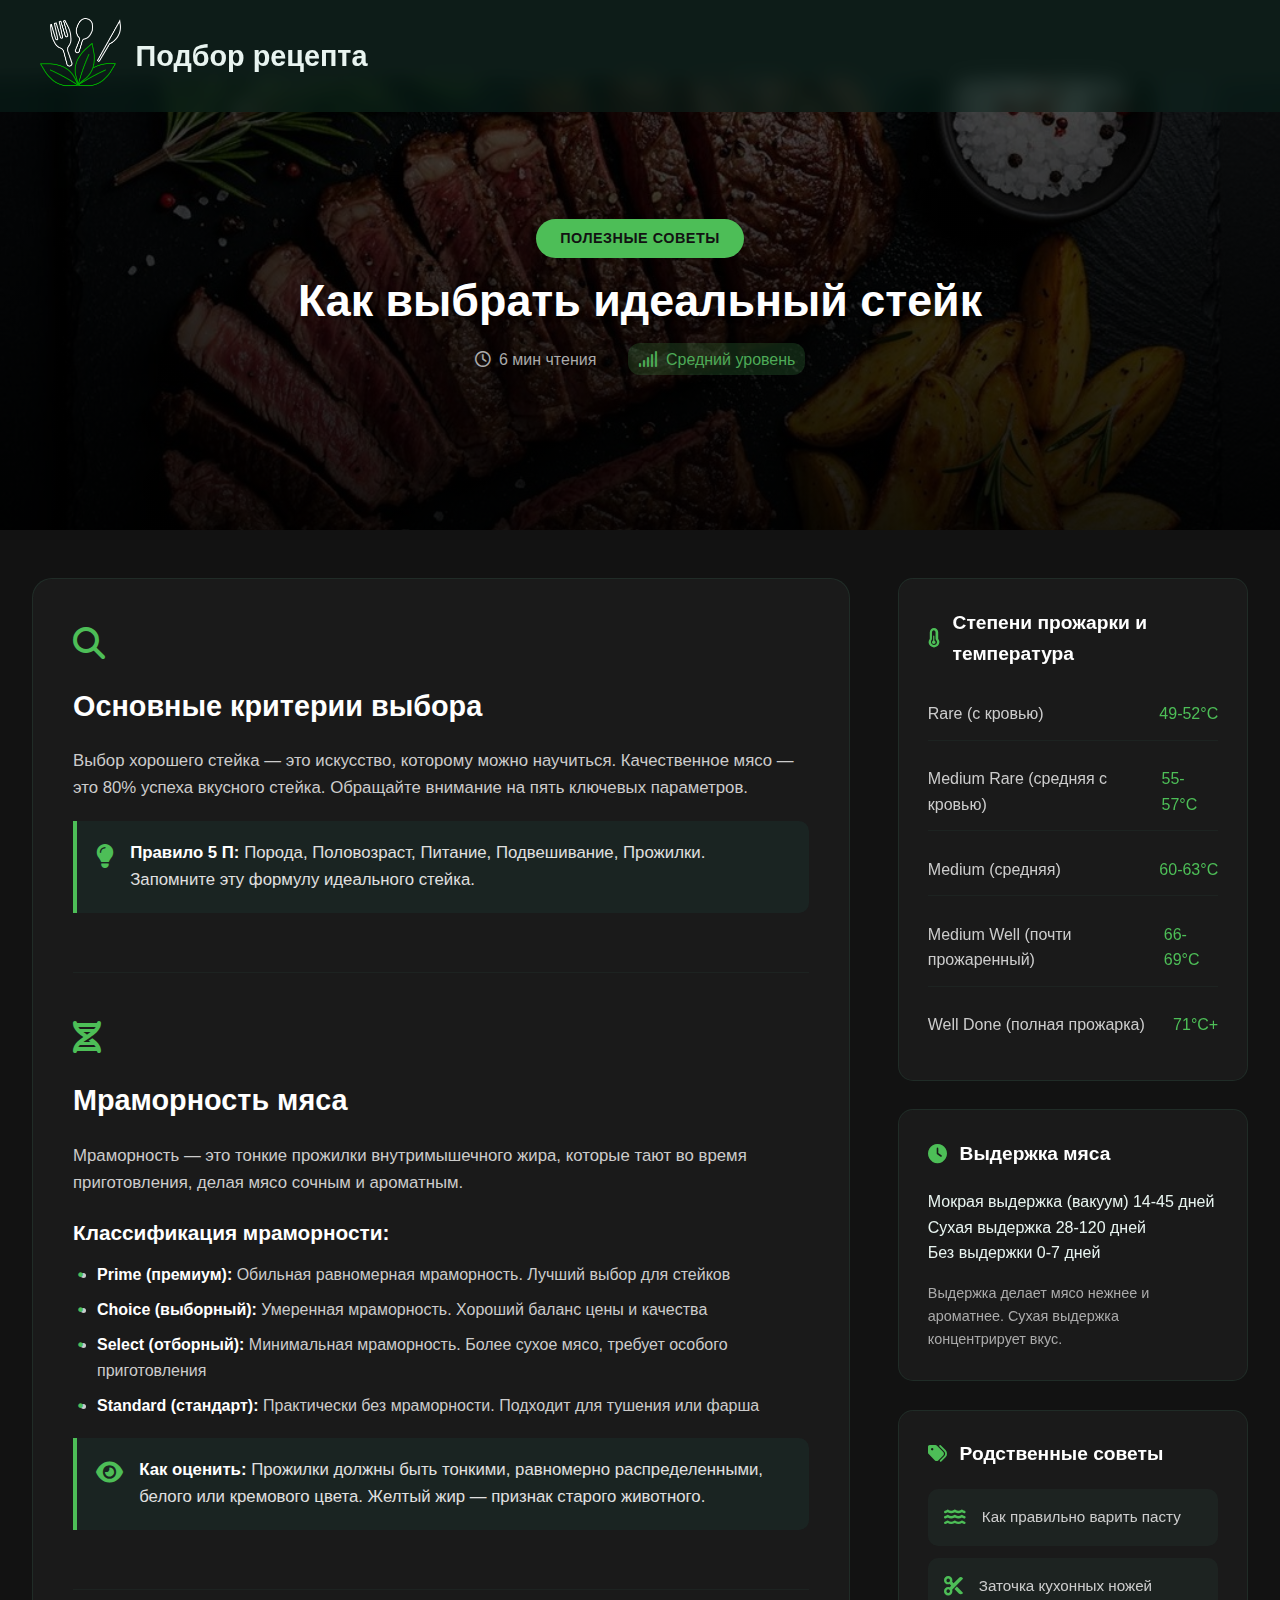
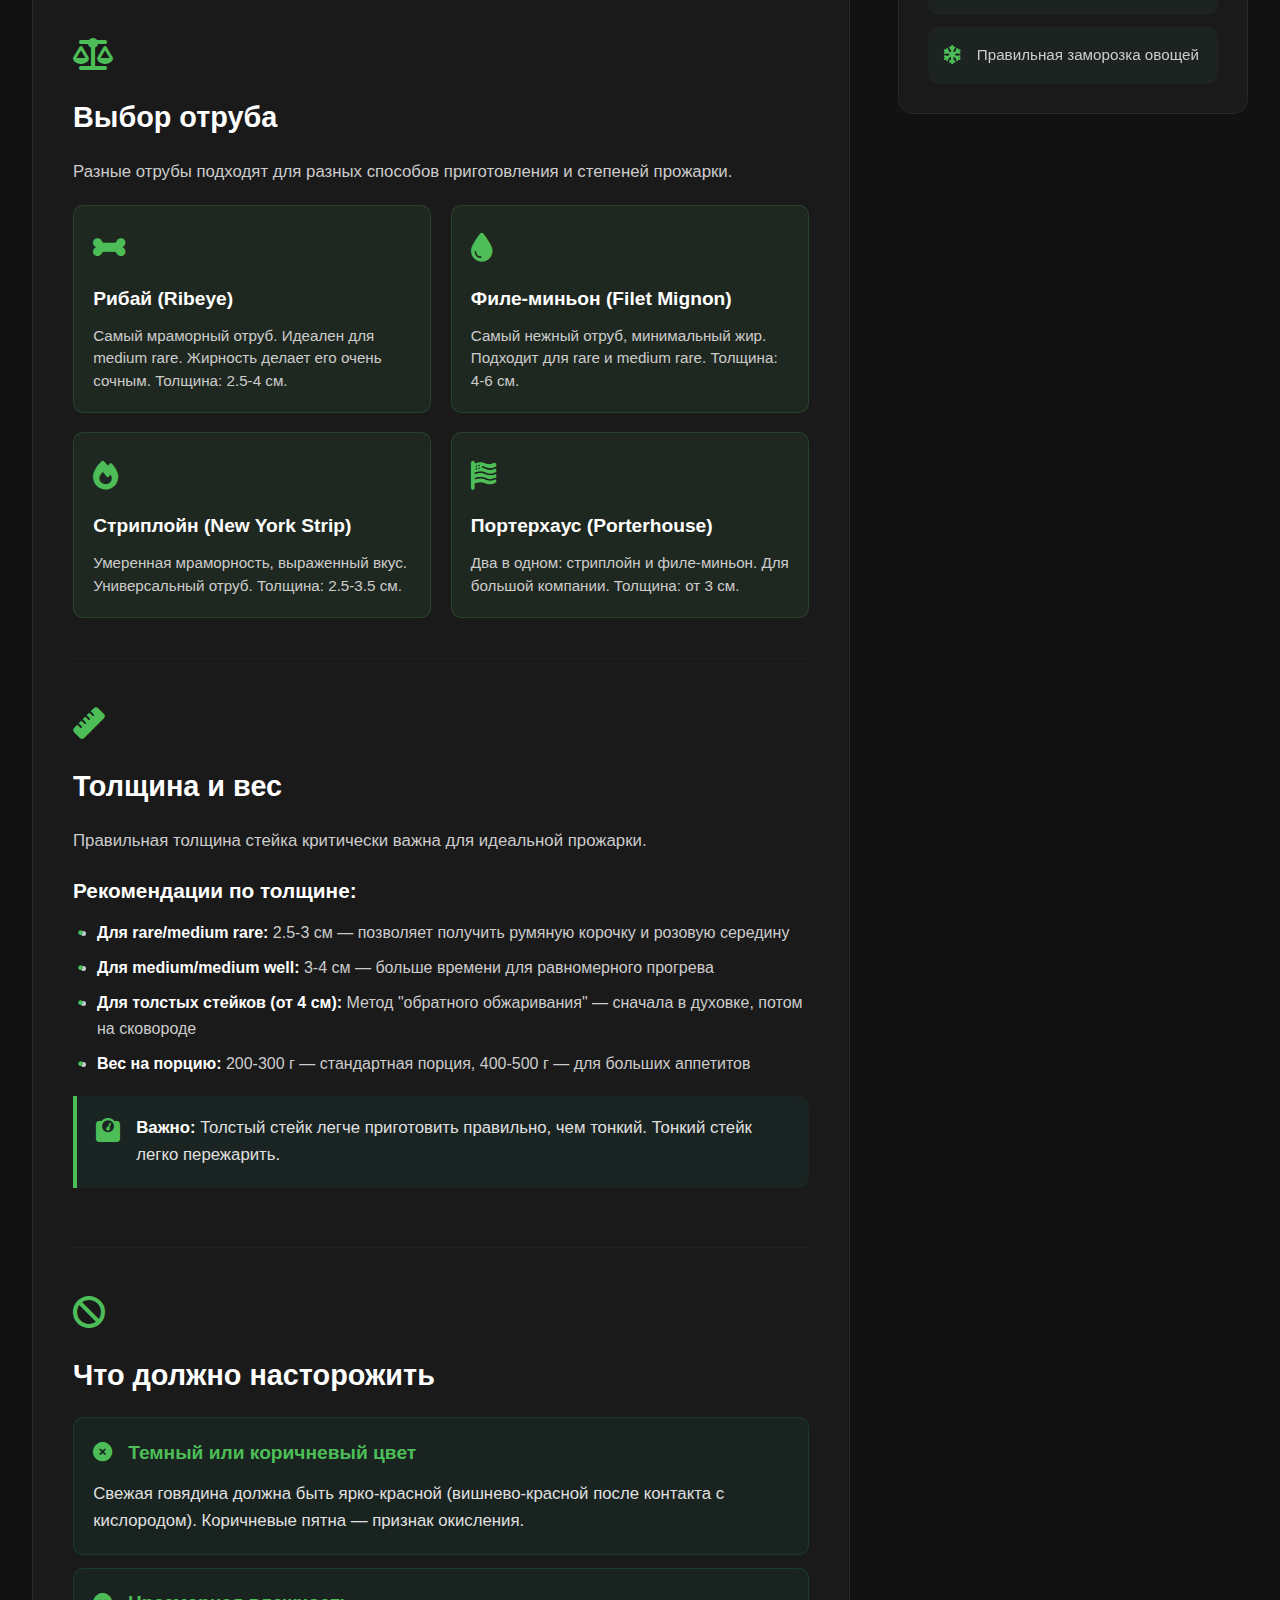
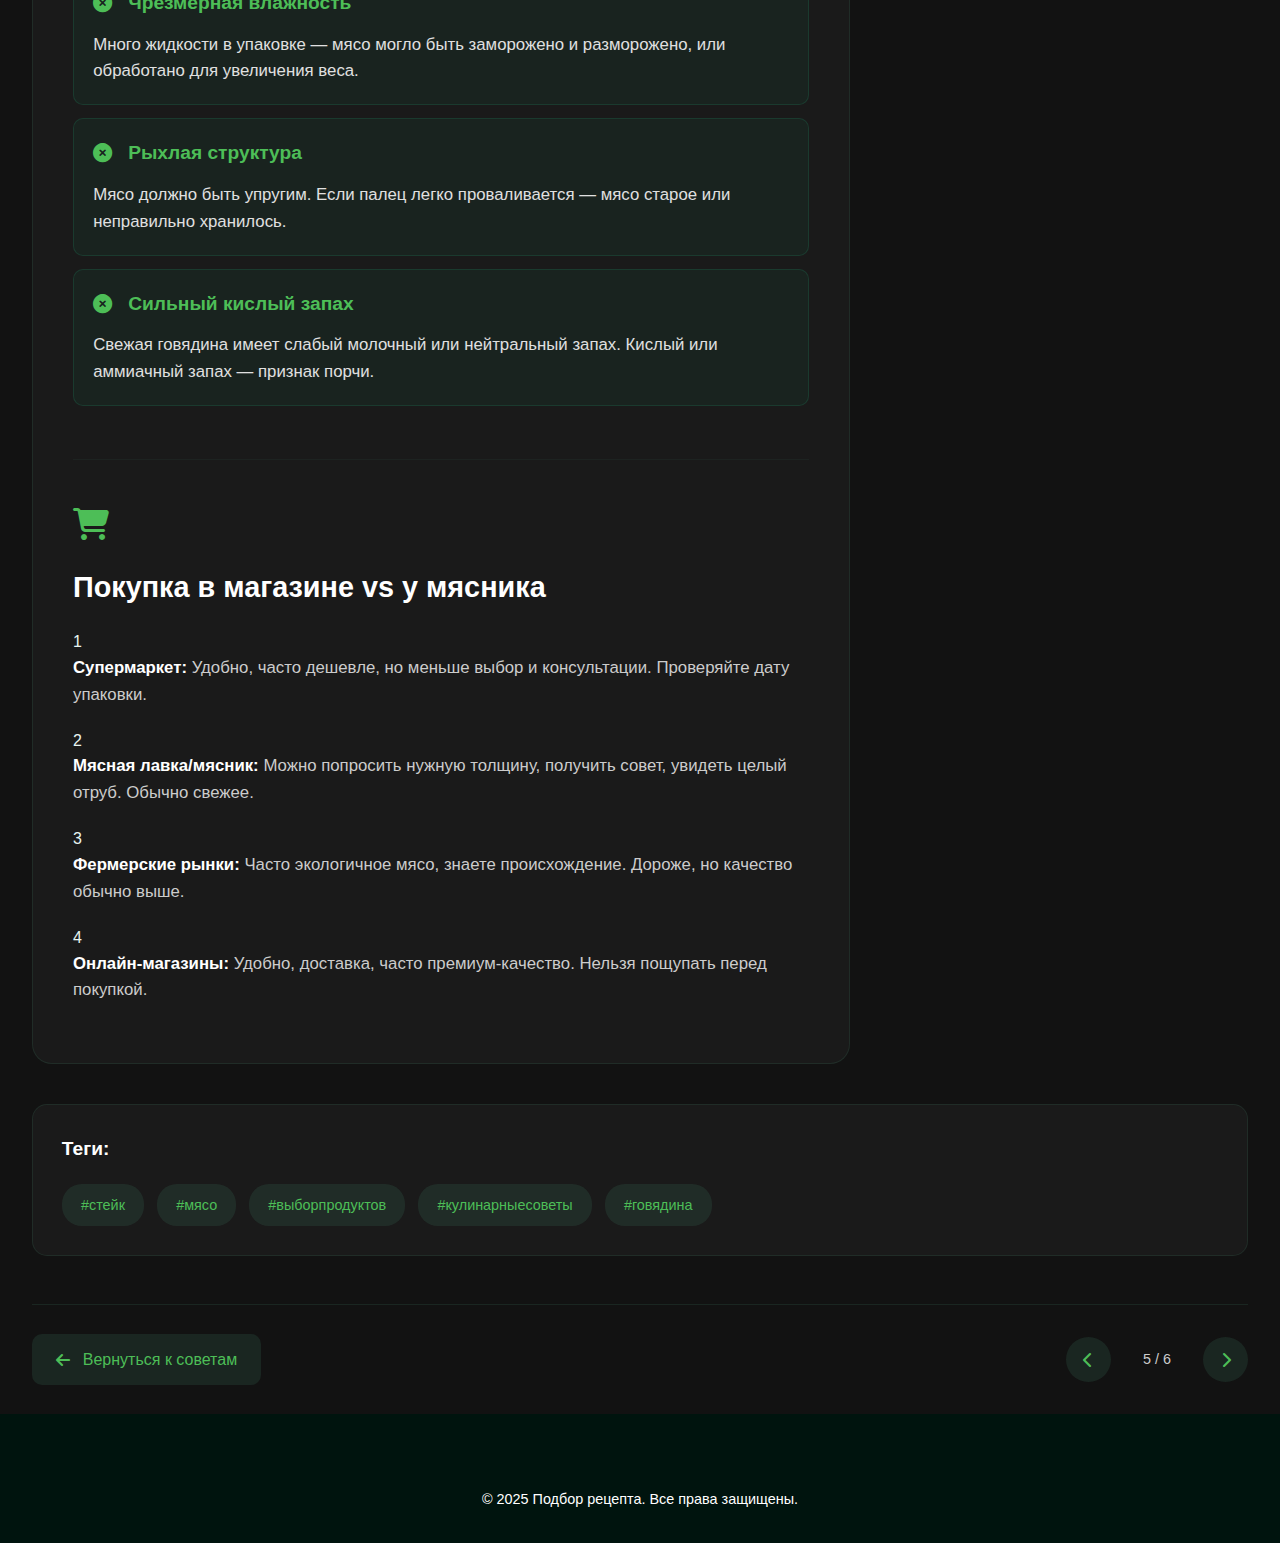
<file: advice/steak.html>
<!DOCTYPE html>
<html lang="ru">
<head>
    <meta charset="UTF-8">
    <meta name="viewport" content="width=device-width, initial-scale=1.0">
    <title>Как выбрать идеальный стейк - Кулинарные советы</title>
    <link rel="stylesheet" href="../index/index.css">
    <link rel="stylesheet" href="../advice/advice.css">
    <link rel="stylesheet" href="../advice/tip-detail.css">
    <link rel="stylesheet" href="https://cdnjs.cloudflare.com/ajax/libs/font-awesome/6.4.0/css/all.min.css">
</head>
<body>

<!-- Навигация -->
<nav class="navbar">
<div class="nav-container">
    <a href="../index/index.html" class="logo-wrapper">
        <img src="../images/logo/logo.png" alt="Логотип" class="logo-icon">
        <span class="logo-text">Подбор рецепта</span>
    </a>
    <ul class="nav-menu">
        <li class="nav-item"><a href="../index/index.html" class="nav-link">Главная</a></li>
        <li class="nav-item"><a href="../search/search.html" class="nav-link active">Поиск рецептов</a></li>
        <li class="nav-item"><a href="../catalog/catalog.html" class="nav-link">Каталог рецептов</a></li>
        <li class="nav-item"><a href="../advice/advice.html" class="nav-link">Советы</a></li>
    </ul>
    <div class="hamburger">
        <span class="bar"></span>
        <span class="bar"></span>
        <span class="bar"></span>
    </div>
</div>
</nav>

    <main class="tip-detail-page">
        <!-- Герой секция -->
        <div class="tip-hero-bg" style="background: linear-gradient(rgba(0, 0, 0, 0.7), rgba(0, 0, 0, 0.9)), url('../images/tips/мясо.jpg'); background-size: cover; background-position: center;">
            <div class="tip-hero-content">
                <div class="container">
                    <div class="tip-header-content">
                        <div class="tip-category-badge">Полезные советы</div>
                        <h1>Как выбрать идеальный стейк</h1>
                        <div class="tip-meta">
                            <span class="reading-time"><i class="far fa-clock"></i> 6 мин чтения</span>
                            <span class="difficulty medium"><i class="fas fa-signal"></i> Средний уровень</span>
                        </div>
                    </div>
                </div>
            </div>
        </div>

        <!-- Основной контент -->
        <div class="container">
            <article class="tip-content-wide">
                <div class="content-columns">
                    <!-- Основной контент -->
                    <div class="main-content">
                        <section class="tip-section">
                            <div class="section-icon">
                                <i class="fas fa-search"></i>
                            </div>
                            <h2>Основные критерии выбора</h2>
                            <p>Выбор хорошего стейка — это искусство, которому можно научиться. Качественное мясо — это 80% успеха вкусного стейка. Обращайте внимание на пять ключевых параметров.</p>
                            
                            <div class="tip-note">
                                <i class="fas fa-lightbulb"></i>
                                <p><strong>Правило 5 П:</strong> Порода, Половозраст, Питание, Подвешивание, Прожилки. Запомните эту формулу идеального стейка.</p>
                            </div>
                        </section>

                        <section class="tip-section">
                            <div class="section-icon">
                                <i class="fas fa-dna"></i>
                            </div>
                            <h2>Мраморность мяса</h2>
                            <p>Мраморность — это тонкие прожилки внутримышечного жира, которые тают во время приготовления, делая мясо сочным и ароматным.</p>
                            
                            <h3>Классификация мраморности:</h3>
                            <ul>
                                <li><strong>Prime (премиум):</strong> Обильная равномерная мраморность. Лучший выбор для стейков</li>
                                <li><strong>Choice (выборный):</strong> Умеренная мраморность. Хороший баланс цены и качества</li>
                                <li><strong>Select (отборный):</strong> Минимальная мраморность. Более сухое мясо, требует особого приготовления</li>
                                <li><strong>Standard (стандарт):</strong> Практически без мраморности. Подходит для тушения или фарша</li>
                            </ul>
                            
                            <div class="tip-note">
                                <i class="fas fa-eye"></i>
                                <p><strong>Как оценить:</strong> Прожилки должны быть тонкими, равномерно распределенными, белого или кремового цвета. Желтый жир — признак старого животного.</p>
                            </div>
                        </section>

                        <section class="tip-section">
                            <div class="section-icon">
                                <i class="fas fa-balance-scale"></i>
                            </div>
                            <h2>Выбор отруба</h2>
                            <p>Разные отрубы подходят для разных способов приготовления и степеней прожарки.</p>
                            
                            <div class="pro-tips-grid">
                                <div class="pro-tip">
                                    <div class="pro-tip-icon">
                                        <i class="fas fa-bone"></i>
                                    </div>
                                    <h3>Рибай (Ribeye)</h3>
                                    <p>Самый мраморный отруб. Идеален для medium rare. Жирность делает его очень сочным. Толщина: 2.5-4 см.</p>
                                </div>

                                <div class="pro-tip">
                                    <div class="pro-tip-icon">
                                        <i class="fas fa-tint"></i>
                                    </div>
                                    <h3>Филе-миньон (Filet Mignon)</h3>
                                    <p>Самый нежный отруб, минимальный жир. Подходит для rare и medium rare. Толщина: 4-6 см.</p>
                                </div>

                                <div class="pro-tip">
                                    <div class="pro-tip-icon">
                                        <i class="fas fa-fire"></i>
                                    </div>
                                    <h3>Стриплойн (New York Strip)</h3>
                                    <p>Умеренная мраморность, выраженный вкус. Универсальный отруб. Толщина: 2.5-3.5 см.</p>
                                </div>

                                <div class="pro-tip">
                                    <div class="pro-tip-icon">
                                        <i class="fas fa-flag-usa"></i>
                                    </div>
                                    <h3>Портерхаус (Porterhouse)</h3>
                                    <p>Два в одном: стриплойн и филе-миньон. Для большой компании. Толщина: от 3 см.</p>
                                </div>
                            </div>
                        </section>

                        <section class="tip-section">
                            <div class="section-icon">
                                <i class="fas fa-ruler"></i>
                            </div>
                            <h2>Толщина и вес</h2>
                            <p>Правильная толщина стейка критически важна для идеальной прожарки.</p>
                            
                            <h3>Рекомендации по толщине:</h3>
                            <ul>
                                <li><strong>Для rare/medium rare:</strong> 2.5-3 см — позволяет получить румяную корочку и розовую середину</li>
                                <li><strong>Для medium/medium well:</strong> 3-4 см — больше времени для равномерного прогрева</li>
                                <li><strong>Для толстых стейков (от 4 см):</strong> Метод "обратного обжаривания" — сначала в духовке, потом на сковороде</li>
                                <li><strong>Вес на порцию:</strong> 200-300 г — стандартная порция, 400-500 г — для больших аппетитов</li>
                            </ul>
                            
                            <div class="tip-note">
                                <i class="fas fa-weight"></i>
                                <p><strong>Важно:</strong> Толстый стейк легче приготовить правильно, чем тонкий. Тонкий стейк легко пережарить.</p>
                            </div>
                        </section>

                        <section class="tip-section">
                            <div class="section-icon">
                                <i class="fas fa-ban"></i>
                            </div>
                            <h2>Что должно насторожить</h2>
                            
                            <div class="mistake-item">
                                <div class="mistake-header">
                                    <i class="fas fa-times-circle"></i>
                                    <h3>Темный или коричневый цвет</h3>
                                </div>
                                <p>Свежая говядина должна быть ярко-красной (вишнево-красной после контакта с кислородом). Коричневые пятна — признак окисления.</p>
                            </div>

                            <div class="mistake-item">
                                <div class="mistake-header">
                                    <i class="fas fa-times-circle"></i>
                                    <h3>Чрезмерная влажность</h3>
                                </div>
                                <p>Много жидкости в упаковке — мясо могло быть заморожено и разморожено, или обработано для увеличения веса.</p>
                            </div>

                            <div class="mistake-item">
                                <div class="mistake-header">
                                    <i class="fas fa-times-circle"></i>
                                    <h3>Рыхлая структура</h3>
                                </div>
                                <p>Мясо должно быть упругим. Если палец легко проваливается — мясо старое или неправильно хранилось.</p>
                            </div>

                            <div class="mistake-item">
                                <div class="mistake-header">
                                    <i class="fas fa-times-circle"></i>
                                    <h3>Сильный кислый запах</h3>
                                </div>
                                <p>Свежая говядина имеет слабый молочный или нейтральный запах. Кислый или аммиачный запах — признак порчи.</p>
                            </div>
                        </section>

                        <section class="tip-section">
                            <div class="section-icon">
                                <i class="fas fa-shopping-cart"></i>
                            </div>
                            <h2>Покупка в магазине vs у мясника</h2>
                            
                            <div class="quick-guide">
                                <div class="guide-step">
                                    <span class="step-number">1</span>
                                    <p><strong>Супермаркет:</strong> Удобно, часто дешевле, но меньше выбор и консультации. Проверяйте дату упаковки.</p>
                                </div>
                                <div class="guide-step">
                                    <span class="step-number">2</span>
                                    <p><strong>Мясная лавка/мясник:</strong> Можно попросить нужную толщину, получить совет, увидеть целый отруб. Обычно свежее.</p>
                                </div>
                                <div class="guide-step">
                                    <span class="step-number">3</span>
                                    <p><strong>Фермерские рынки:</strong> Часто экологичное мясо, знаете происхождение. Дороже, но качество обычно выше.</p>
                                </div>
                                <div class="guide-step">
                                    <span class="step-number">4</span>
                                    <p><strong>Онлайн-магазины:</strong> Удобно, доставка, часто премиум-качество. Нельзя пощупать перед покупкой.</p>
                                </div>
                            </div>
                        </section>
                    </div>

                    <!-- Боковая панель -->
                    <aside class="sidebar">
                        <div class="sidebar-card">
                            <h3><i class="fas fa-thermometer-half"></i> Степени прожарки и температура</h3>
                            <div class="cooking-times">
                                <div class="time-item">
                                    <span class="pasta-type">Rare (с кровью)</span>
                                    <span class="time">49-52°C</span>
                                </div>
                                <div class="time-item">
                                    <span class="pasta-type">Medium Rare (средняя с кровью)</span>
                                    <span class="time">55-57°C</span>
                                </div>
                                <div class="time-item">
                                    <span class="pasta-type">Medium (средняя)</span>
                                    <span class="time">60-63°C</span>
                                </div>
                                <div class="time-item">
                                    <span class="pasta-type">Medium Well (почти прожаренный)</span>
                                    <span class="time">66-69°C</span>
                                </div>
                                <div class="time-item">
                                    <span class="pasta-type">Well Done (полная прожарка)</span>
                                    <span class="time">71°C+</span>
                                </div>
                            </div>
                        </div>

                        <div class="sidebar-card">
                            <h3><i class="fas fa-clock"></i> Выдержка мяса</h3>
                            <div class="storage-times">
                                <div class="time-item">
                                    <span class="herb-type">Мокрая выдержка (вакуум)</span>
                                    <span class="time">14-45 дней</span>
                                </div>
                                <div class="time-item">
                                    <span class="herb-type">Сухая выдержка</span>
                                    <span class="time">28-120 дней</span>
                                </div>
                                <div class="time-item">
                                    <span class="herb-type">Без выдержки</span>
                                    <span class="time">0-7 дней</span>
                                </div>
                            </div>
                            <p style="color: #aaa; font-size: 0.9rem; margin-top: 1rem;">Выдержка делает мясо нежнее и ароматнее. Сухая выдержка концентрирует вкус.</p>
                        </div>

                        <div class="sidebar-card">
                            <h3><i class="fas fa-tags"></i> Родственные советы</h3>
                            <div class="related-tips">
                                <a href="pasta.html" class="related-tip">
                                    <i class="fas fa-water"></i>
                                    <span>Как правильно варить пасту</span>
                                </a>
                                <a href="knives.html" class="related-tip">
                                    <i class="fas fa-cut"></i>
                                    <span>Заточка кухонных ножей</span>
                                </a>
                                <a href="freezing.html" class="related-tip">
                                    <i class="fas fa-snowflake"></i>
                                    <span>Правильная заморозка овощей</span>
                                </a>
                            </div>
                        </div>
                    </aside>
                </div>

                <!-- Теги -->
                <div class="tip-tags-bottom">
                    <h3>Теги:</h3>
                    <div class="tags-container">
                        <a href="advice.html?tag=стейк" class="tag">#стейк</a>
                        <a href="advice.html?tag=мясо" class="tag">#мясо</a>
                        <a href="advice.html?tag=выборпродуктов" class="tag">#выборпродуктов</a>
                        <a href="advice.html?tag=кулинарныесоветы" class="tag">#кулинарныесоветы</a>
                        <a href="advice.html?tag=говядина" class="tag">#говядина</a>
                    </div>
                </div>
            </article>

            <!-- Навигация -->
            <div class="tip-navigation-simple">
                <a href="advice.html" class="back-btn">
                    <i class="fas fa-arrow-left"></i>
                    <span>Вернуться к советам</span>
                </a>
                <div class="nav-arrows">
                    <a href="mealprep.html" class="nav-arrow">
                        <i class="fas fa-chevron-left"></i>
                    </a>
                    <span class="current-tip">5 / 6</span>
                    <a href="freezing.html" class="nav-arrow">
                        <i class="fas fa-chevron-right"></i>
                    </a>
                </div>
            </div>
        </div>
    </main>

    <!-- Футер -->
    <footer>
        <div class="footer-content">
            <ul class="footer-links">
    <li><a href="../index/index.html">Главная</a></li>
    <li><a href="../search/search.html">Поиск рецептов</a></li>
    <li><a href="../catalog/catalog.html">Каталог рецептов</a></li>
    <li><a href="../advice/advice.html">Советы</a></li>
            </ul>
            <p class="copyright">© 2025 Подбор рецепта. Все права защищены.</p>
        </div>
    </footer>

    <script src="../index/index.js"></script>
</body>
</html>
</file>
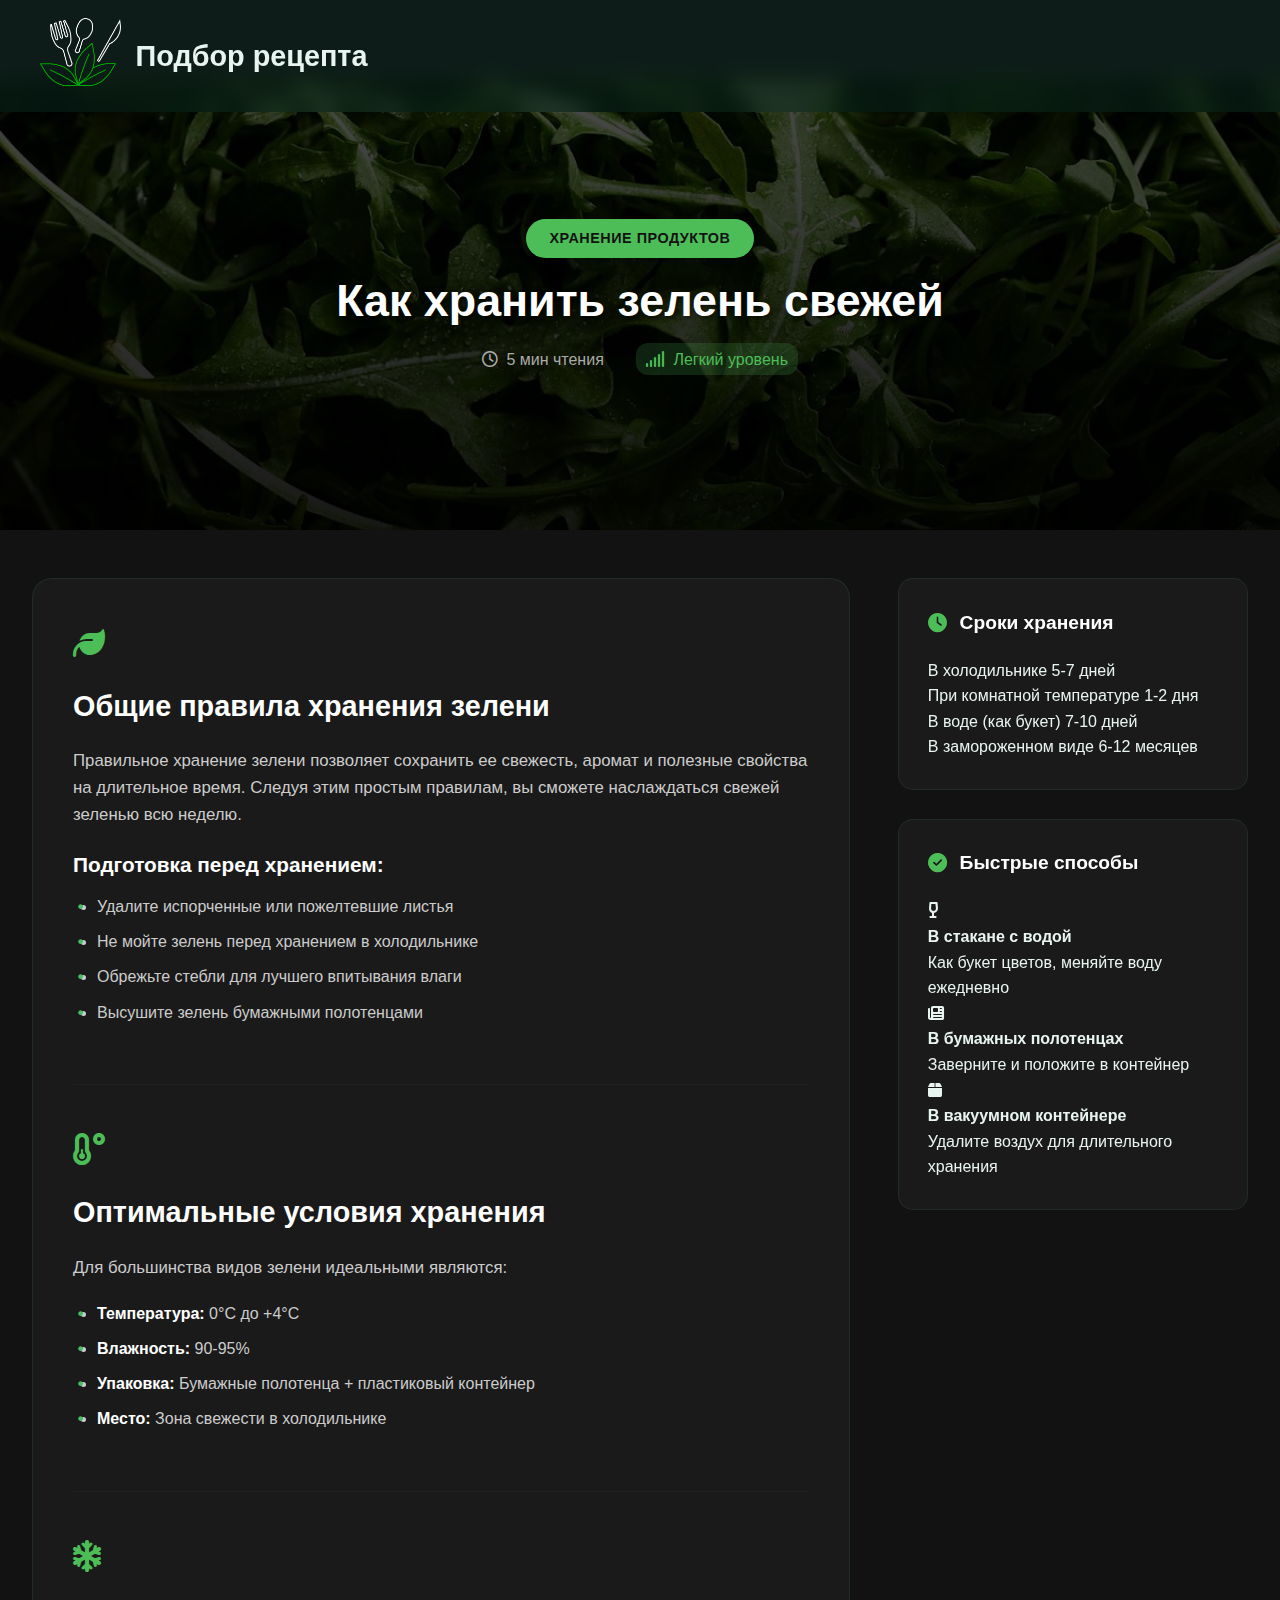
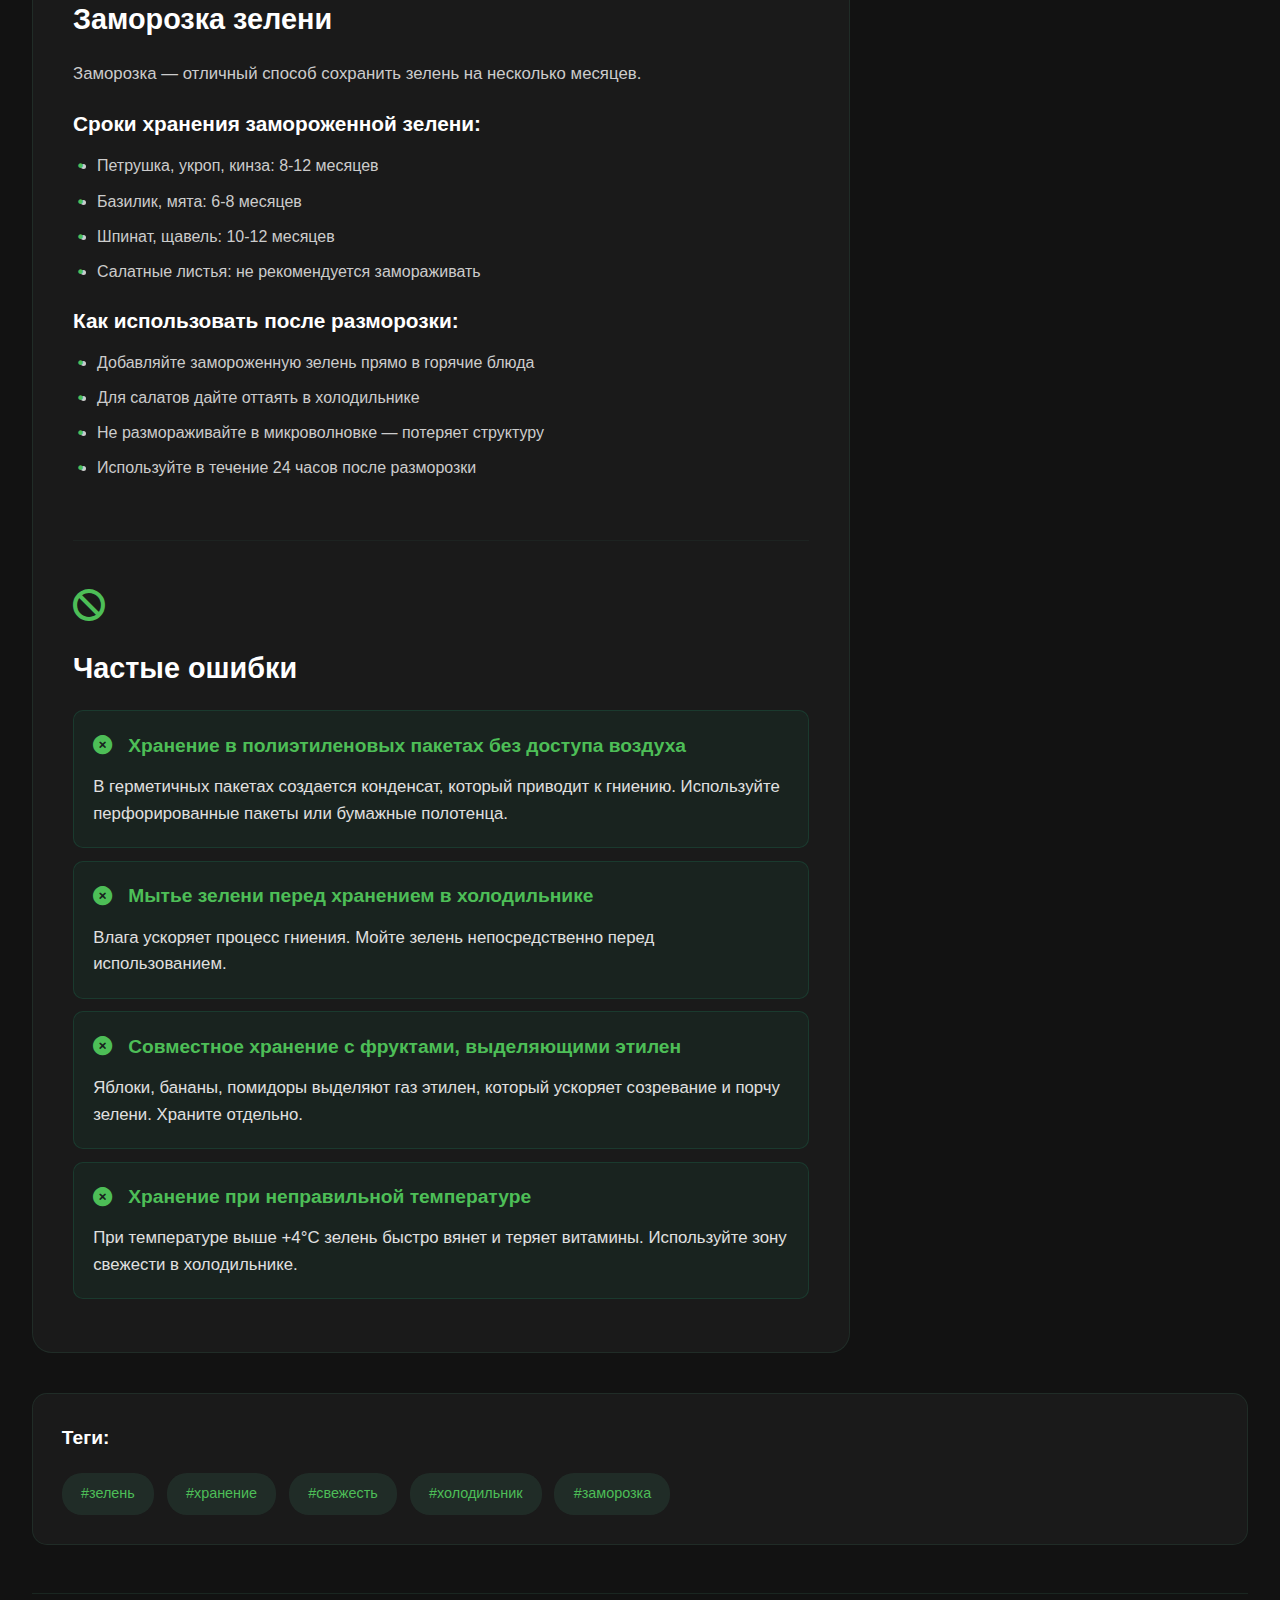
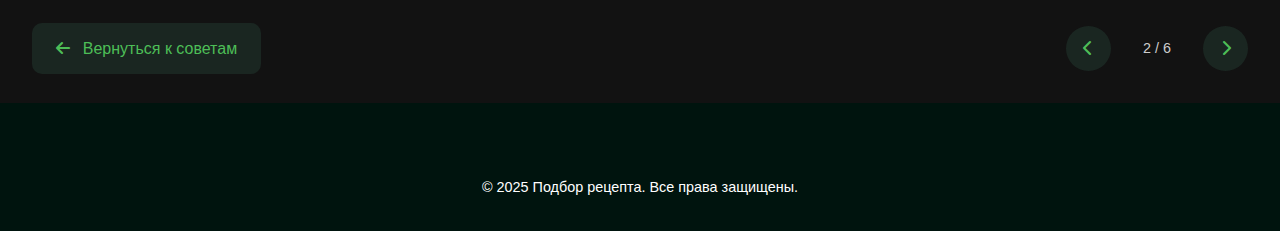
<file: advice/storage.html>
<!DOCTYPE html>
<html lang="ru">
<head>
    <meta charset="UTF-8">
    <meta name="viewport" content="width=device-width, initial-scale=1.0">
    <title>Как хранить зелень свежей - Кулинарные советы</title>
    <link rel="stylesheet" href="../index/index.css">
    <link rel="stylesheet" href="../advice/advice.css">
    <link rel="stylesheet" href="../advice/tip-detail.css">
    <link rel="stylesheet" href="https://cdnjs.cloudflare.com/ajax/libs/font-awesome/6.4.0/css/all.min.css">
</head>
<body>
<!-- Навигация -->
<nav class="navbar">
<div class="nav-container">
    <a href="../index/index.html" class="logo-wrapper">
        <img src="../images/logo/logo.png" alt="Логотип" class="logo-icon">
        <span class="logo-text">Подбор рецепта</span>
    </a>
    <ul class="nav-menu">
        <li class="nav-item"><a href="../index/index.html" class="nav-link">Главная</a></li>
        <li class="nav-item"><a href="../search/search.html" class="nav-link active">Поиск рецептов</a></li>
        <li class="nav-item"><a href="../catalog/catalog.html" class="nav-link">Каталог рецептов</a></li>
        <li class="nav-item"><a href="../advice/advice.html" class="nav-link">Советы</a></li>
    </ul>
    <div class="hamburger">
        <span class="bar"></span>
        <span class="bar"></span>
        <span class="bar"></span>
    </div>
</div>
</nav>

    <main class="tip-detail-page">
        <!-- Герой секция -->
        <div class="tip-hero-bg" style="background: linear-gradient(rgba(0, 0, 0, 0.7), rgba(0, 0, 0, 0.9)), url('../images/tips/хранение.jpg'); background-size: cover; background-position: center;">
            <div class="tip-hero-content">
                <div class="container">
                    <div class="tip-header-content">
                        <div class="tip-category-badge">Хранение продуктов</div>
                        <h1>Как хранить зелень свежей</h1>
                        <div class="tip-meta">
                            <span class="reading-time"><i class="far fa-clock"></i> 5 мин чтения</span>
                            <span class="difficulty easy"><i class="fas fa-signal"></i> Легкий уровень</span>
                        </div>
                    </div>
                </div>
            </div>
        </div>

        <!-- Основной контент -->
        <div class="container">
            <article class="tip-content-wide">
                <div class="content-columns">
                    <!-- Основной контент -->
                    <div class="main-content">
                        <section class="tip-section">
                            <div class="section-icon">
                                <i class="fas fa-leaf"></i>
                            </div>
                            <h2>Общие правила хранения зелени</h2>
                            <p>Правильное хранение зелени позволяет сохранить ее свежесть, аромат и полезные свойства на длительное время. Следуя этим простым правилам, вы сможете наслаждаться свежей зеленью всю неделю.</p>
                            
                            <h3>Подготовка перед хранением:</h3>
                            <ul>
                                <li>Удалите испорченные или пожелтевшие листья</li>
                                <li>Не мойте зелень перед хранением в холодильнике</li>
                                <li>Обрежьте стебли для лучшего впитывания влаги</li>
                                <li>Высушите зелень бумажными полотенцами</li>
                            </ul>
                        </section>

                        <section class="tip-section">
                            <div class="section-icon">
                                <i class="fas fa-temperature-low"></i>
                            </div>
                            <h2>Оптимальные условия хранения</h2>
                            <p>Для большинства видов зелени идеальными являются:</p>
                            <ul>
                                <li><strong>Температура:</strong> 0°C до +4°C</li>
                                <li><strong>Влажность:</strong> 90-95%</li>
                                <li><strong>Упаковка:</strong> Бумажные полотенца + пластиковый контейнер</li>
                                <li><strong>Место:</strong> Зона свежести в холодильнике</li>
                            </ul>
                        </section>

                        <section class="tip-section">
                            <div class="section-icon">
                                <i class="fas fa-snowflake"></i>
                            </div>
                            <h2>Заморозка зелени</h2>
                            <p>Заморозка — отличный способ сохранить зелень на несколько месяцев.</p>
                            
                            <h3>Сроки хранения замороженной зелени:</h3>
                            <ul>
                                <li>Петрушка, укроп, кинза: 8-12 месяцев</li>
                                <li>Базилик, мята: 6-8 месяцев</li>
                                <li>Шпинат, щавель: 10-12 месяцев</li>
                                <li>Салатные листья: не рекомендуется замораживать</li>
                            </ul>
                            
                            <h3>Как использовать после разморозки:</h3>
                            <ul>
                                <li>Добавляйте замороженную зелень прямо в горячие блюда</li>
                                <li>Для салатов дайте оттаять в холодильнике</li>
                                <li>Не размораживайте в микроволновке — потеряет структуру</li>
                                <li>Используйте в течение 24 часов после разморозки</li>
                            </ul>
                        </section>

                        <section class="tip-section">
                            <div class="section-icon">
                                <i class="fas fa-ban"></i>
                            </div>
                            <h2>Частые ошибки</h2>
                            
                            <div class="mistake-item">
                                <div class="mistake-header">
                                    <i class="fas fa-times-circle"></i>
                                    <h3>Хранение в полиэтиленовых пакетах без доступа воздуха</h3>
                                </div>
                                <p>В герметичных пакетах создается конденсат, который приводит к гниению. Используйте перфорированные пакеты или бумажные полотенца.</p>
                            </div>

                            <div class="mistake-item">
                                <div class="mistake-header">
                                    <i class="fas fa-times-circle"></i>
                                    <h3>Мытье зелени перед хранением в холодильнике</h3>
                                </div>
                                <p>Влага ускоряет процесс гниения. Мойте зелень непосредственно перед использованием.</p>
                            </div>

                            <div class="mistake-item">
                                <div class="mistake-header">
                                    <i class="fas fa-times-circle"></i>
                                    <h3>Совместное хранение с фруктами, выделяющими этилен</h3>
                                </div>
                                <p>Яблоки, бананы, помидоры выделяют газ этилен, который ускоряет созревание и порчу зелени. Храните отдельно.</p>
                            </div>

                            <div class="mistake-item">
                                <div class="mistake-header">
                                    <i class="fas fa-times-circle"></i>
                                    <h3>Хранение при неправильной температуре</h3>
                                </div>
                                <p>При температуре выше +4°C зелень быстро вянет и теряет витамины. Используйте зону свежести в холодильнике.</p>
                            </div>
                        </section>
                    </div>

                    <!-- Боковая панель -->
                    <aside class="sidebar">
                        <div class="sidebar-card">
                            <h3><i class="fas fa-clock"></i> Сроки хранения</h3>
                            <div class="storage-times">
                                <div class="time-item">
                                    <span class="herb-type">В холодильнике</span>
                                    <span class="time">5-7 дней</span>
                                </div>
                                <div class="time-item">
                                    <span class="herb-type">При комнатной температуре</span>
                                    <span class="time">1-2 дня</span>
                                </div>
                                <div class="time-item">
                                    <span class="herb-type">В воде (как букет)</span>
                                    <span class="time">7-10 дней</span>
                                </div>
                                <div class="time-item">
                                    <span class="herb-type">В замороженном виде</span>
                                    <span class="time">6-12 месяцев</span>
                                </div>
                            </div>
                        </div>

                        <div class="sidebar-card">
                            <h3><i class="fas fa-check-circle"></i> Быстрые способы</h3>
                            <div class="quick-methods">
                                <div class="method">
                                    <i class="fas fa-wine-glass-alt"></i>
                                    <div>
                                        <h4>В стакане с водой</h4>
                                        <p>Как букет цветов, меняйте воду ежедневно</p>
                                    </div>
                                </div>
                                <div class="method">
                                    <i class="fas fa-newspaper"></i>
                                    <div>
                                        <h4>В бумажных полотенцах</h4>
                                        <p>Заверните и положите в контейнер</p>
                                    </div>
                                </div>
                                <div class="method">
                                    <i class="fas fa-box"></i>
                                    <div>
                                        <h4>В вакуумном контейнере</h4>
                                        <p>Удалите воздух для длительного хранения</p>
                                    </div>
                                </div>
                            </div>
                        </div>
                    </aside>
                </div>

                <!-- Теги -->
                <div class="tip-tags-bottom">
                    <h3>Теги:</h3>
                    <div class="tags-container">
                        <a href="advice.html?tag=зелень" class="tag">#зелень</a>
                        <a href="advice.html?tag=хранение" class="tag">#хранение</a>
                        <a href="advice.html?tag=свежесть" class="tag">#свежесть</a>
                        <a href="advice.html?tag=холодильник" class="tag">#холодильник</a>
                        <a href="advice.html?tag=заморозка" class="tag">#заморозка</a>
                    </div>
                </div>
            </article>

            <!-- Навигация -->
            <div class="tip-navigation-simple">
                <a href="advice.html" class="back-btn">
                    <i class="fas fa-arrow-left"></i>
                    <span>Вернуться к советам</span>
                </a>
                <div class="nav-arrows">
                    <a href="pasta.html" class="nav-arrow">
                        <i class="fas fa-chevron-left"></i>
                    </a>
                    <span class="current-tip">2 / 6</span>
                    <a href="knives.html" class="nav-arrow">
                        <i class="fas fa-chevron-right"></i>
                    </a>
                </div>
            </div>
        </div>
    </main>

    <!-- Футер -->
    <footer>
        <div class="footer-content">
            <ul class="footer-links">
    <li><a href="../index/index.html">Главная</a></li>
    <li><a href="../search/search.html">Поиск рецептов</a></li>
    <li><a href="../catalog/catalog.html">Каталог рецептов</a></li>
    <li><a href="../advice/advice.html">Советы</a></li>
            </ul>
            <p class="copyright">© 2025 Подбор рецепта. Все права защищены.</p>
        </div>
    </footer>

    <script src="../index/index.js"></script>
</body>
</html>
</file>
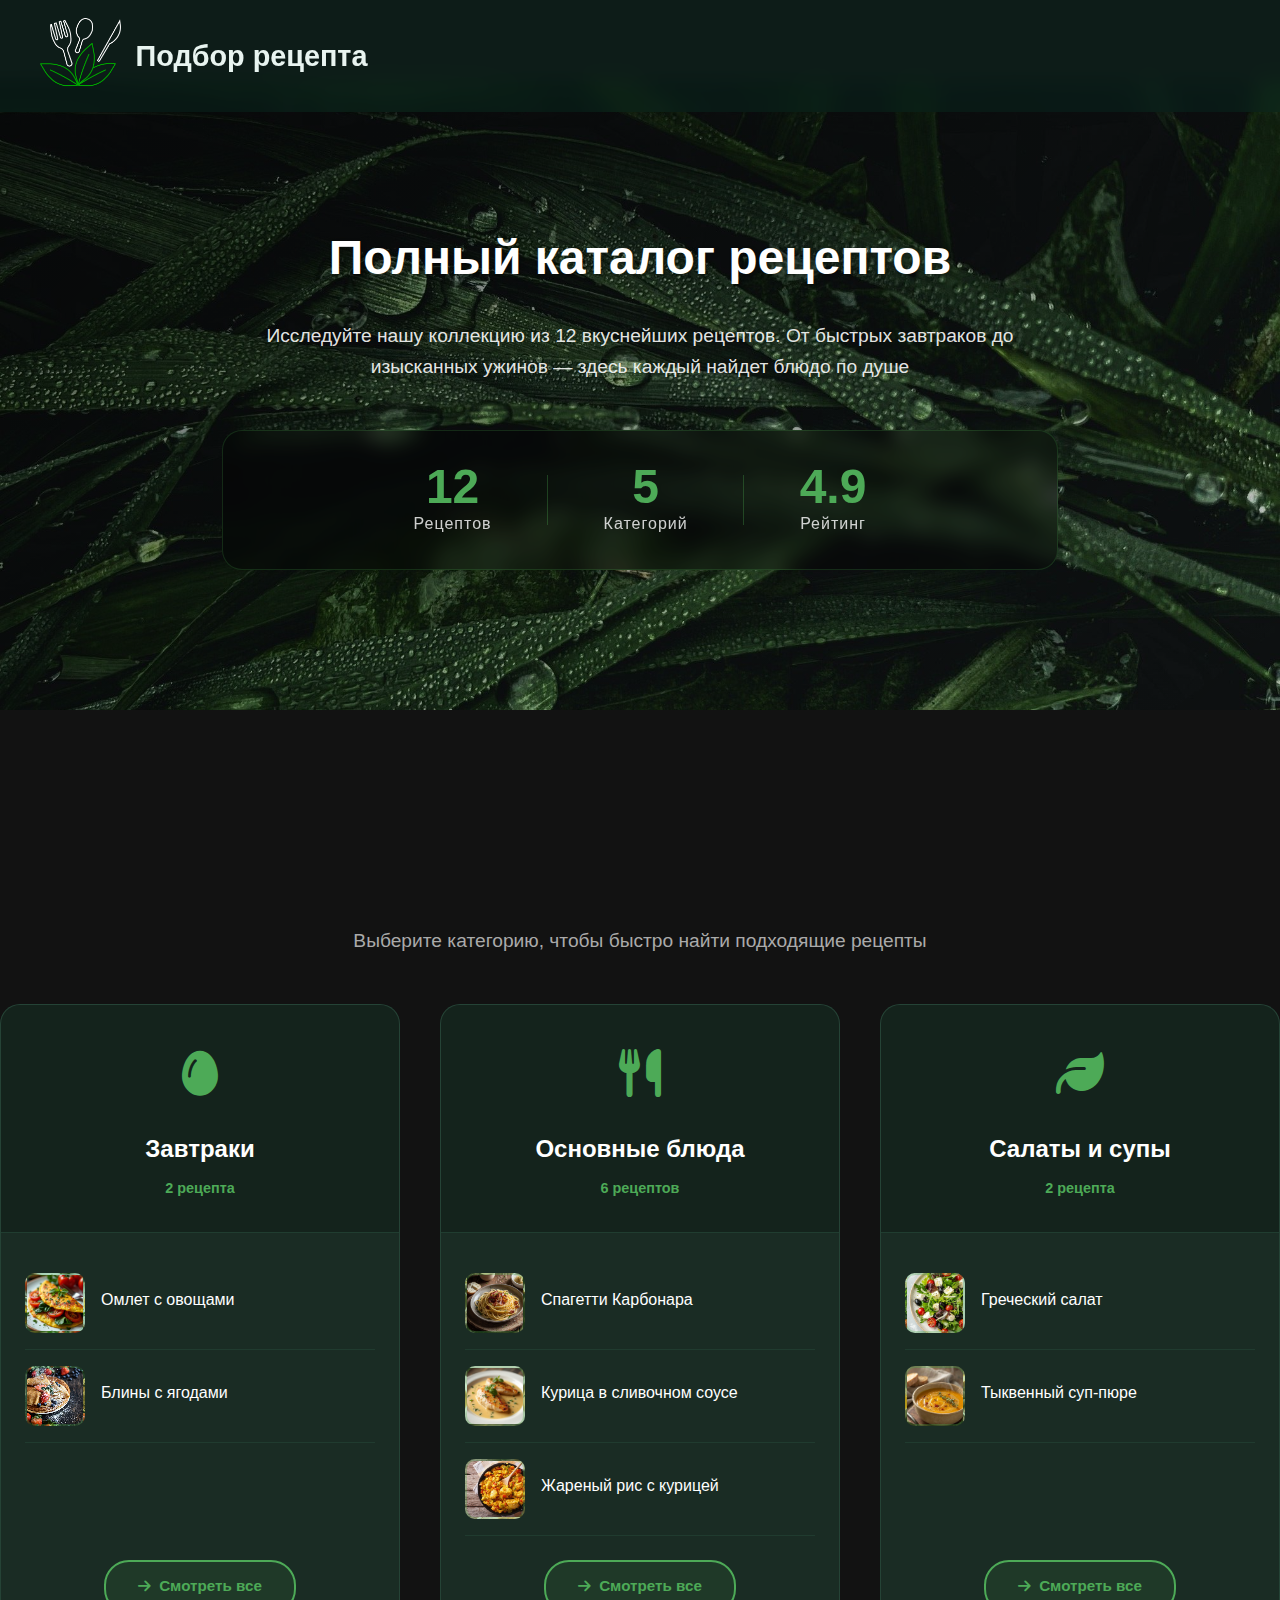
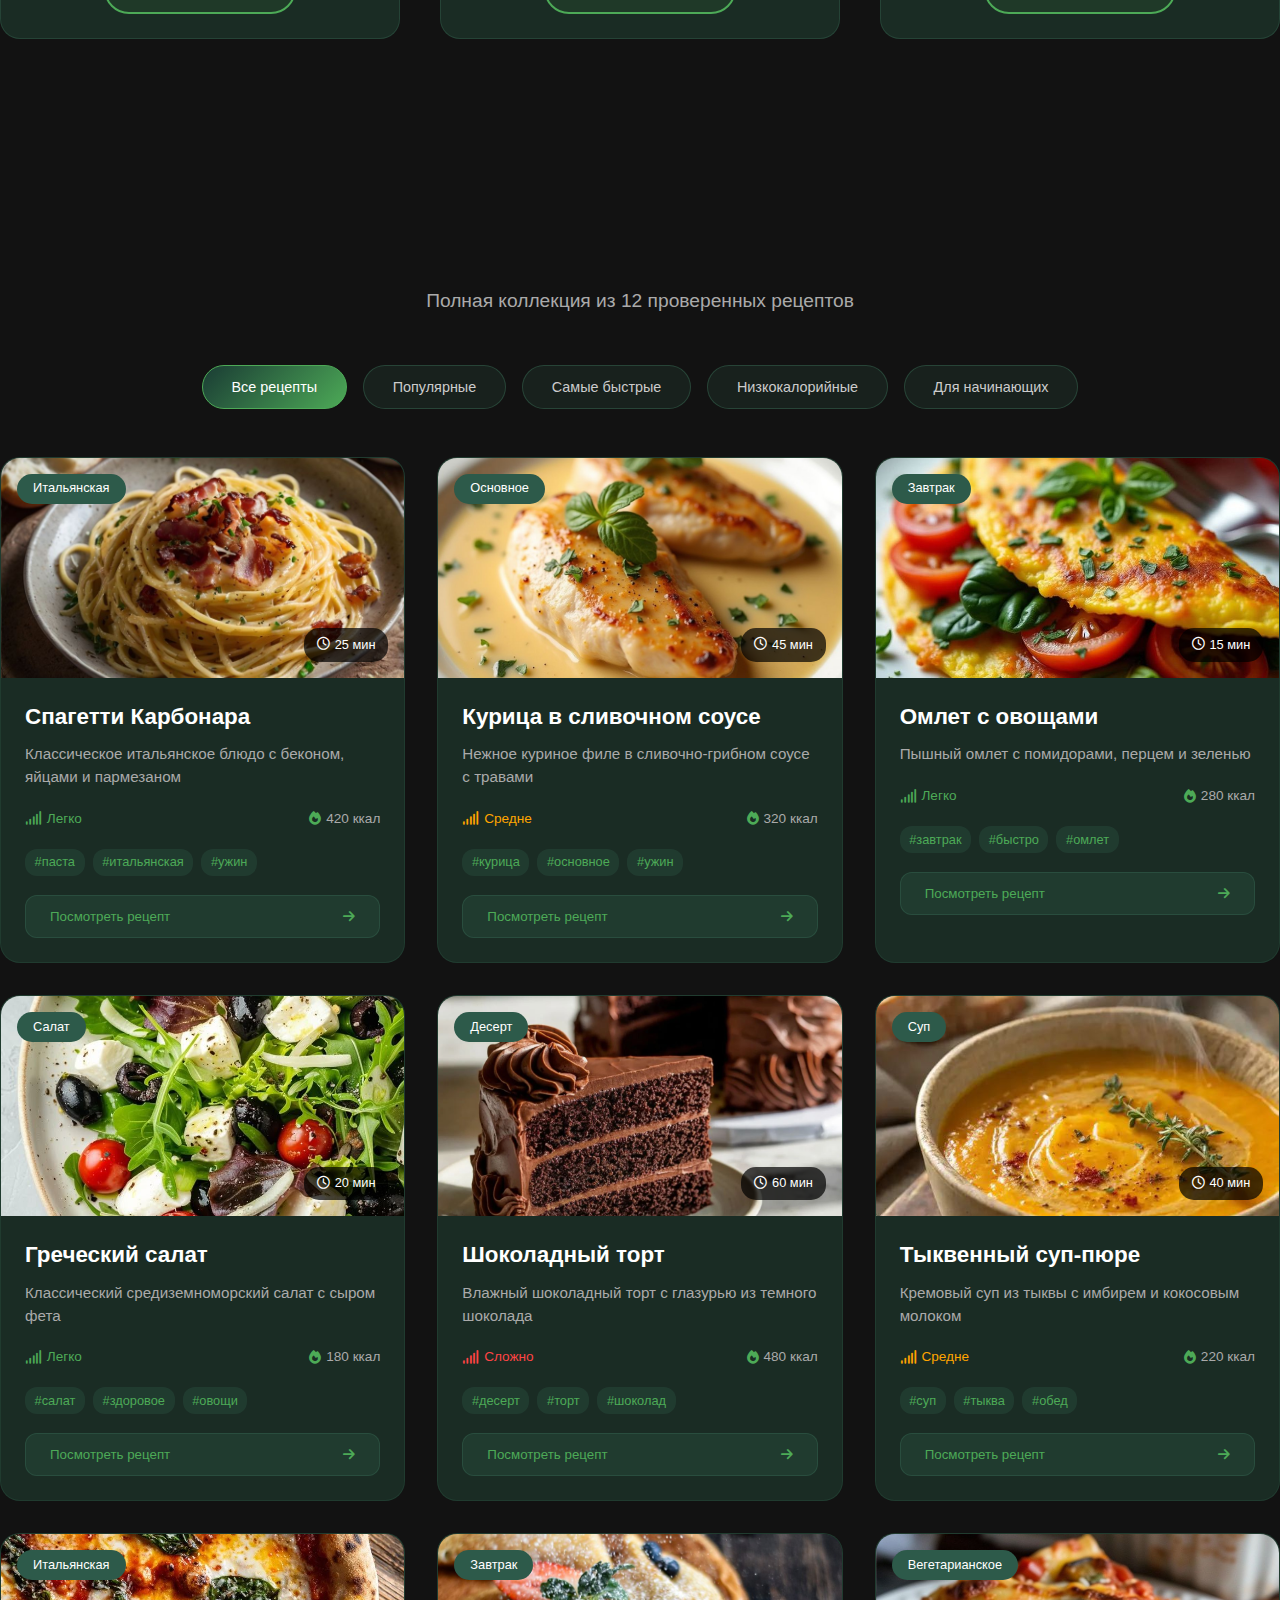
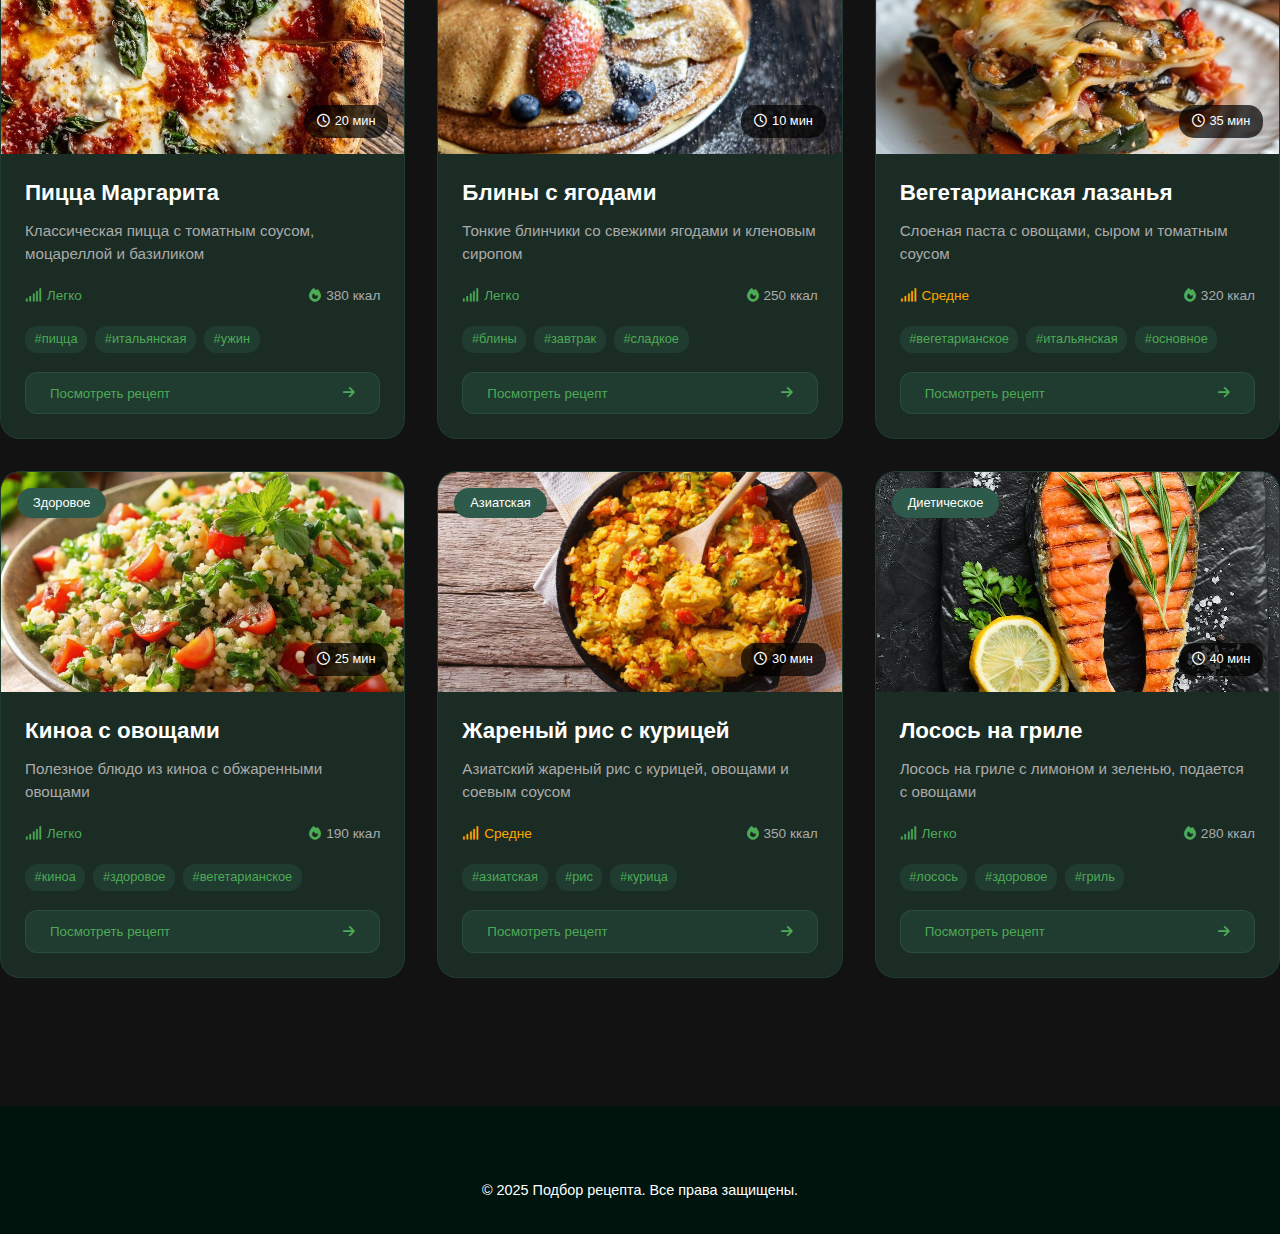
<file: catalog/catalog.html>
<!DOCTYPE html>
<html lang="ru">
<head>
<meta charset="UTF-8">
<meta name="viewport" content="width=device-width, initial-scale=1.0">
<title>Каталог рецептов - Подбор рецепта</title>
<link rel="stylesheet" href="../index/index.css">
<link rel="stylesheet" href="../search/search.css">
<link rel="stylesheet" href="../catalog/catalog.css">
<link rel="stylesheet" href="https://cdnjs.cloudflare.com/ajax/libs/font-awesome/6.4.0/css/all.min.css">
</head>
<body>
<!-- Навигация -->
<nav class="navbar">
<div class="nav-container">
    <a href="../index/index.html" class="logo-wrapper">
        <img src="../images/logo/logo.png" alt="Логотип" class="logo-icon">
        <span class="logo-text">Подбор рецепта</span>
    </a>
    <ul class="nav-menu">
        <li class="nav-item"><a href="../index/index.html" class="nav-link">Главная</a></li>
        <li class="nav-item"><a href="../search/search.html" class="nav-link active">Поиск рецептов</a></li>
        <li class="nav-item"><a href="../catalog/catalog.html" class="nav-link">Каталог рецептов</a></li>
        <li class="nav-item"><a href="../advice/advice.html" class="nav-link">Советы</a></li>
    </ul>
    <div class="hamburger">
        <span class="bar"></span>
        <span class="bar"></span>
        <span class="bar"></span>
    </div>
</div>
</nav>

<!-- Модальные окна для каждого рецепта -->

<!-- Рецепт 1: Спагетти Карбонара -->
<div class="recipe-modal" id="recipe-modal-1">
<div class="modal-overlay" id="modal-overlay-1"></div>
<div class="modal-content">
    <button class="modal-close" onclick="closeModal(1)">
        <i class="fas fa-times"></i>
    </button>
    
    <div class="recipe-modal-content">
        <div class="modal-recipe-image">
            <div class="recipe-image-inner" style="background-image: url('../images/recipe/спагетти.jpg');"></div>
        </div>
        
        <div class="modal-recipe-details">
            <div class="modal-recipe-header">
                <span class="modal-recipe-category">Итальянская</span>
                <div class="modal-recipe-time">
                    <i class="far fa-clock"></i>
                    <span>25 мин</span>
                </div>
            </div>
            
            <h2 class="modal-recipe-title">Спагетти Карбонара</h2>
            
            <div class="modal-recipe-meta">
                <span class="modal-difficulty easy">
                    <i class="fas fa-signal"></i> Легко
                </span>
                <span class="modal-calories">
                    <i class="fas fa-fire"></i> 420 ккал
                </span>
            </div>
            
            <div class="modal-recipe-tags">
                <span class="tag">#паста</span>
                <span class="tag">#итальянская</span>
                <span class="tag">#ужин</span>
            </div>
            
            <div class="modal-tabs">
                <button class="modal-tab active" data-tab="ingredients-1" onclick="switchTab('ingredients-1')">Ингредиенты</button>
                <button class="modal-tab" data-tab="steps-1" onclick="switchTab('steps-1')">Рецепт</button>
                <button class="modal-tab" data-tab="shopping-1" onclick="switchTab('shopping-1')">Список покупок</button>
            </div>
            
            <div class="modal-tab-content active" id="ingredients-1">
                <div class="ingredients-list">
                    <div class="ingredient-item">
                        <span class="ingredient-name">Спагетти</span>
                        <span class="ingredient-amount">300 г</span>
                    </div>
                    <div class="ingredient-item">
                        <span class="ingredient-name">Свинина</span>
                        <span class="ingredient-amount">150 г</span>
                    </div>
                    <div class="ingredient-item">
                        <span class="ingredient-name">Яичные желтки</span>
                        <span class="ingredient-amount">4 шт</span>
                    </div>
                    <div class="ingredient-item">
                        <span class="ingredient-name">Пармезан</span>
                        <span class="ingredient-amount">100 г</span>
                    </div>
                    <div class="ingredient-item">
                        <span class="ingredient-name">Черный перец</span>
                        <span class="ingredient-amount">по вкусу</span>
                    </div>
                    <div class="ingredient-item">
                        <span class="ingredient-name">Соль</span>
                        <span class="ingredient-amount">1 ст.л.</span>
                    </div>
                </div>
            </div>
            
            <div class="modal-tab-content" id="steps-1">
                <div class="steps-list">
                    <div class="step-item">
                        <div class="step-number">1</div>
                        <div class="step-content">
                            <h4>Подготовка ингредиентов</h4>
                            <p>Нарежьте свинину тонкими ломтиками. Натрите пармезан на мелкой терке.</p>
                        </div>
                    </div>
                    <div class="step-item">
                        <div class="step-number">2</div>
                        <div class="step-content">
                            <h4>Приготовление пасты</h4>
                            <p>Вскипятите воду в большой кастрюле, добавьте соль и варите спагетти аль денте (обычно 8-10 минут).</p>
                        </div>
                    </div>
                    <div class="step-item">
                        <div class="step-number">3</div>
                        <div class="step-content">
                            <h4>Обжарка мяса</h4>
                            <p>На сухой сковороде обжарьте свинину до золотистого цвета и хрустящей корочки.</p>
                        </div>
                    </div>
                    <div class="step-item">
                        <div class="step-number">4</div>
                        <div class="step-content">
                            <h4>Приготовление соуса</h4>
                            <p>В миске взбейте яичные желтки с большей частью пармезана и щедрой порцией свежемолотого черного перца.</p>
                        </div>
                    </div>
                    <div class="step-item">
                        <div class="step-number">5</div>
                        <div class="step-content">
                            <h4>Смешивание</h4>
                            <p>Слейте пасту, сохранив немного воды. Смешайте горячие спагетти с обжаренной свининой, затем быстро добавьте яичную смесь, интенсивно перемешивая. При необходимости добавьте немного воды от пасты для кремообразной консистенции.</p>
                        </div>
                    </div>
                </div>
            </div>
            
            <div class="modal-tab-content" id="shopping-1">
                <div class="shopping-list">
                    <div class="shopping-item">
                        <input type="checkbox" id="item1-1">
                        <label for="item1-1">Спагетти - 300 г</label>
                    </div>
                    <div class="shopping-item">
                        <input type="checkbox" id="item2-1">
                        <label for="item2-1">Свинина - 150 г</label>
                    </div>
                    <div class="shopping-item">
                        <input type="checkbox" id="item3-1">
                        <label for="item3-1">Яйца - 4 шт</label>
                    </div>
                    <div class="shopping-item">
                        <input type="checkbox" id="item4-1">
                        <label for="item4-1">Пармезан - 100 г</label>
                    </div>
                    <div class="shopping-item">
                        <input type="checkbox" id="item5-1">
                        <label for="item5-1">Черный перец</label>
                    </div>
                    <div class="shopping-item">
                        <input type="checkbox" id="item6-1">
                        <label for="item6-1">Соль</label>
                    </div>
                </div>
            </div>
            
            <div class="modal-actions">
                <button class="save-recipe-btn" onclick="saveRecipe(1)">
                    <i class="far fa-heart"></i>
                    Сохранить рецепт
                </button>
            </div>
        </div>
    </div>
</div>
</div>

<!-- Рецепт 2: Курица в сливочном соусе -->
<div class="recipe-modal" id="recipe-modal-2">
<div class="modal-overlay" id="modal-overlay-2"></div>
<div class="modal-content">
    <button class="modal-close" onclick="closeModal(2)">
        <i class="fas fa-times"></i>
    </button>
    
    <div class="recipe-modal-content">
        <div class="modal-recipe-image">
            <div class="recipe-image-inner" style="background-image: url('../images/recipe/курица.jpg');"></div>
        </div>
        
        <div class="modal-recipe-details">
            <div class="modal-recipe-header">
                <span class="modal-recipe-category">Основное</span>
                <div class="modal-recipe-time">
                    <i class="far fa-clock"></i>
                    <span>45 мин</span>
                </div>
            </div>
            
            <h2 class="modal-recipe-title">Курица в сливочном соусе</h2>
            
            <div class="modal-recipe-meta">
                <span class="modal-difficulty medium">
                    <i class="fas fa-signal"></i> Средне
                </span>
                <span class="modal-calories">
                    <i class="fas fa-fire"></i> 320 ккал
                </span>
            </div>
            
            <div class="modal-recipe-tags">
                <span class="tag">#курица</span>
                <span class="tag">#основное</span>
                <span class="tag">#ужин</span>
            </div>
            
            <div class="modal-tabs">
                <button class="modal-tab active" data-tab="ingredients-2" onclick="switchTab('ingredients-2')">Ингредиенты</button>
                <button class="modal-tab" data-tab="steps-2" onclick="switchTab('steps-2')">Рецепт</button>
                <button class="modal-tab" data-tab="shopping-2" onclick="switchTab('shopping-2')">Список покупок</button>
            </div>
            
            <div class="modal-tab-content active" id="ingredients-2">
                <div class="ingredients-list">
                    <div class="ingredient-item">
                        <span class="ingredient-name">Куриное филе</span>
                        <span class="ingredient-amount">500 г</span>
                    </div>
                    <div class="ingredient-item">
                        <span class="ingredient-name">Шампиньоны</span>
                        <span class="ingredient-amount">300 г</span>
                    </div>
                    <div class="ingredient-item">
                        <span class="ingredient-name">Лук репчатый</span>
                        <span class="ingredient-amount">1 шт</span>
                    </div>
                    <div class="ingredient-item">
                        <span class="ingredient-name">Сливки 20%</span>
                        <span class="ingredient-amount">250 мл</span>
                    </div>
                    <div class="ingredient-item">
                        <span class="ingredient-name">Чеснок</span>
                        <span class="ingredient-amount">2 зубчика</span>
                    </div>
                    <div class="ingredient-item">
                        <span class="ingredient-name">Растительное масло</span>
                        <span class="ingredient-amount">2 ст.л.</span>
                    </div>
                    <div class="ingredient-item">
                        <span class="ingredient-name">Соль, перец, паприка</span>
                        <span class="ingredient-amount">по вкусу</span>
                    </div>
                </div>
            </div>
            
            <div class="modal-tab-content" id="steps-2">
                <div class="steps-list">
                    <div class="step-item">
                        <div class="step-number">1</div>
                        <div class="step-content">
                            <h4>Подготовка</h4>
                            <p>Куриное филе нарежьте кубиками. Лук измельчите, грибы нарежьте пластинками, чеснок пропустите через пресс.</p>
                        </div>
                    </div>
                    <div class="step-item">
                        <div class="step-number">2</div>
                        <div class="step-content">
                            <h4>Обжарка курицы</h4>
                            <p>В сковороде разогрейте масло, обжарьте курицу со всех сторон до золотистой корочки, посолите, поперчите, добавьте паприку. Переложите в тарелку.</p>
                        </div>
                    </div>
                    <div class="step-item">
                        <div class="step-number">3</div>
                        <div class="step-content">
                            <h4>Обжарка овощей</h4>
                            <p>В той же сковороде обжарьте лук до прозрачности, добавьте грибы и готовьте до испарения жидкости. Добавьте чеснок.</p>
                        </div>
                    </div>
                    <div class="step-item">
                        <div class="step-number">4</div>
                        <div class="step-content">
                            <h4>Приготовление соуса</h4>
                            <p>Верните курицу в сковороду, влейте сливки. Доведите до кипения и тушите под крышкой 15 минут на медленном огне.</p>
                        </div>
                    </div>
                    <div class="step-item">
                        <div class="step-number">5</div>
                        <div class="step-content">
                            <h4>Подача</h4>
                            <p>Подавайте с картофельным пюре, рисом или пастой, украсив свежей зеленью.</p>
                        </div>
                    </div>
                </div>
            </div>
            
            <div class="modal-tab-content" id="shopping-2">
                <div class="shopping-list">
                    <div class="shopping-item">
                        <input type="checkbox" id="item1-2">
                        <label for="item1-2">Куриное филе - 500 г</label>
                    </div>
                    <div class="shopping-item">
                        <input type="checkbox" id="item2-2">
                        <label for="item2-2">Шампиньоны - 300 г</label>
                    </div>
                    <div class="shopping-item">
                        <input type="checkbox" id="item3-2">
                        <label for="item3-2">Лук репчатый - 1 шт</label>
                    </div>
                    <div class="shopping-item">
                        <input type="checkbox" id="item4-2">
                        <label for="item4-2">Сливки 20% - 250 мл</label>
                    </div>
                    <div class="shopping-item">
                        <input type="checkbox" id="item5-2">
                        <label for="item5-2">Чеснок</label>
                    </div>
                    <div class="shopping-item">
                        <input type="checkbox" id="item6-2">
                        <label for="item6-2">Растительное масло</label>
                    </div>
                </div>
            </div>
            
            <div class="modal-actions">
                <button class="save-recipe-btn" onclick="saveRecipe(2)">
                    <i class="far fa-heart"></i>
                    Сохранить рецепт
                </button>
            </div>
        </div>
    </div>
</div>
</div>

<!-- Рецепт 3: Омлет с овощами -->
<div class="recipe-modal" id="recipe-modal-3">
<div class="modal-overlay" id="modal-overlay-3"></div>
<div class="modal-content">
    <button class="modal-close" onclick="closeModal(3)">
        <i class="fas fa-times"></i>
    </button>
    
    <div class="recipe-modal-content">
        <div class="modal-recipe-image">
            <div class="recipe-image-inner" style="background-image: url('../images/recipe/омлет.jpg');"></div>
        </div>
        
        <div class="modal-recipe-details">
            <div class="modal-recipe-header">
                <span class="modal-recipe-category">Завтрак</span>
                <div class="modal-recipe-time">
                    <i class="far fa-clock"></i>
                    <span>15 мин</span>
                </div>
            </div>
            
            <h2 class="modal-recipe-title">Омлет с овощами</h2>
            
            <div class="modal-recipe-meta">
                <span class="modal-difficulty easy">
                    <i class="fas fa-signal"></i> Легко
                </span>
                <span class="modal-calories">
                    <i class="fas fa-fire"></i> 280 ккал
                </span>
            </div>
            
            <div class="modal-recipe-tags">
                <span class="tag">#завтрак</span>
                <span class="tag">#быстро</span>
                <span class="tag">#омлет</span>
            </div>
            
            <div class="modal-tabs">
                <button class="modal-tab active" data-tab="ingredients-3" onclick="switchTab('ingredients-3')">Ингредиенты</button>
                <button class="modal-tab" data-tab="steps-3" onclick="switchTab('steps-3')">Рецепт</button>
                <button class="modal-tab" data-tab="shopping-3" onclick="switchTab('shopping-3')">Список покупок</button>
            </div>
            
            <div class="modal-tab-content active" id="ingredients-3">
                <div class="ingredients-list">
                    <div class="ingredient-item">
                        <span class="ingredient-name">Яйца</span>
                        <span class="ingredient-amount">4 шт</span>
                    </div>
                    <div class="ingredient-item">
                        <span class="ingredient-name">Молоко</span>
                        <span class="ingredient-amount">100 мл</span>
                    </div>
                    <div class="ingredient-item">
                        <span class="ingredient-name">Помидоры черри</span>
                        <span class="ingredient-amount">100 г</span>
                    </div>
                    <div class="ingredient-item">
                        <span class="ingredient-name">Болгарский перец</span>
                        <span class="ingredient-amount">1 шт</span>
                    </div>
                    <div class="ingredient-item">
                        <span class="ingredient-name">Лук зеленый</span>
                        <span class="ingredient-amount">20 г</span>
                    </div>
                    <div class="ingredient-item">
                        <span class="ingredient-name">Соль, перец</span>
                        <span class="ingredient-amount">по вкусу</span>
                    </div>
                    <div class="ingredient-item">
                        <span class="ingredient-name">Масло сливочное</span>
                        <span class="ingredient-amount">20 г</span>
                    </div>
                </div>
            </div>
            
            <div class="modal-tab-content" id="steps-3">
                <div class="steps-list">
                    <div class="step-item">
                        <div class="step-number">1</div>
                        <div class="step-content">
                            <h4>Подготовка овощей</h4>
                            <p>Помидоры черри разрежьте пополам, болгарский перец нарежьте кубиками, зеленый лук мелко порубите.</p>
                        </div>
                    </div>
                    <div class="step-item">
                        <div class="step-number">2</div>
                        <div class="step-content">
                            <h4>Взбивание яиц</h4>
                            <p>Яйца взбейте с молоком до однородности, добавьте соль и перец по вкусу.</p>
                        </div>
                    </div>
                    <div class="step-item">
                        <div class="step-number">3</div>
                        <div class="step-content">
                            <h4>Обжарка овощей</h4>
                            <p>На сковороде растопите масло, обжарьте болгарский перец 2-3 минуты, добавьте помидоры и готовьте еще 1 минуту.</p>
                        </div>
                    </div>
                    <div class="step-item">
                        <div class="step-number">4</div>
                        <div class="step-content">
                            <h4>Приготовление омлета</h4>
                            <p>Залейте овощи яичной смесью, убавьте огонь до минимума, накройте крышкой и готовьте 5-7 минут до загустения.</p>
                        </div>
                    </div>
                    <div class="step-item">
                        <div class="step-number">5</div>
                        <div class="step-content">
                            <h4>Подача</h4>
                            <p>Посыпьте омлет зеленым луком и подавайте горячим с тостами или свежими овощами.</p>
                        </div>
                    </div>
                </div>
            </div>
            
            <div class="modal-tab-content" id="shopping-3">
                <div class="shopping-list">
                    <div class="shopping-item">
                        <input type="checkbox" id="item1-3">
                        <label for="item1-3">Яйца - 4 шт</label>
                    </div>
                    <div class="shopping-item">
                        <input type="checkbox" id="item2-3">
                        <label for="item2-3">Молоко - 100 мл</label>
                    </div>
                    <div class="shopping-item">
                        <input type="checkbox" id="item3-3">
                        <label for="item3-3">Помидоры черри - 100 г</label>
                    </div>
                    <div class="shopping-item">
                        <input type="checkbox" id="item4-3">
                        <label for="item4-3">Болгарский перец - 1 шт</label>
                    </div>
                    <div class="shopping-item">
                        <input type="checkbox" id="item5-3">
                        <label for="item5-3">Лук зеленый - 20 г</label>
                    </div>
                    <div class="shopping-item">
                        <input type="checkbox" id="item6-3">
                        <label for="item6-3">Масло сливочное - 20 г</label>
                    </div>
                </div>
            </div>
            
            <div class="modal-actions">
                <button class="save-recipe-btn" onclick="saveRecipe(3)">
                    <i class="far fa-heart"></i>
                    Сохранить рецепт
                </button>
            </div>
        </div>
    </div>
</div>
</div>

<!-- Рецепт 4: Греческий салат -->
<div class="recipe-modal" id="recipe-modal-4">
<div class="modal-overlay" id="modal-overlay-4"></div>
<div class="modal-content">
    <button class="modal-close" onclick="closeModal(4)">
        <i class="fas fa-times"></i>
    </button>
    
    <div class="recipe-modal-content">
        <div class="modal-recipe-image">
            <div class="recipe-image-inner" style="background-image: url('../images/recipe/салатгрек.jpg');"></div>
        </div>
        
        <div class="modal-recipe-details">
            <div class="modal-recipe-header">
                <span class="modal-recipe-category">Салат</span>
                <div class="modal-recipe-time">
                    <i class="far fa-clock"></i>
                    <span>20 мин</span>
                </div>
            </div>
            
            <h2 class="modal-recipe-title">Греческий салат</h2>
            
            <div class="modal-recipe-meta">
                <span class="modal-difficulty easy">
                    <i class="fas fa-signal"></i> Легко
                </span>
                <span class="modal-calories">
                    <i class="fas fa-fire"></i> 180 ккал
                </span>
            </div>
            
            <div class="modal-recipe-tags">
                <span class="tag">#салат</span>
                <span class="tag">#здоровое</span>
                <span class="tag">#овощи</span>
            </div>
            
            <div class="modal-tabs">
                <button class="modal-tab active" data-tab="ingredients-4" onclick="switchTab('ingredients-4')">Ингредиенты</button>
                <button class="modal-tab" data-tab="steps-4" onclick="switchTab('steps-4')">Рецепт</button>
                <button class="modal-tab" data-tab="shopping-4" onclick="switchTab('shopping-4')">Список покупок</button>
            </div>
            
            <div class="modal-tab-content active" id="ingredients-4">
                <div class="ingredients-list">
                    <div class="ingredient-item">
                        <span class="ingredient-name">Помидоры</span>
                        <span class="ingredient-amount">2 шт (крупные)</span>
                    </div>
                    <div class="ingredient-item">
                        <span class="ingredient-name">Огурцы</span>
                        <span class="ingredient-amount">2 шт</span>
                    </div>
                    <div class="ingredient-item">
                        <span class="ingredient-name">Сыр фета</span>
                        <span class="ingredient-amount">200 г</span>
                    </div>
                    <div class="ingredient-item">
                        <span class="ingredient-name">Красный лук</span>
                        <span class="ingredient-amount">1 шт</span>
                    </div>
                    <div class="ingredient-item">
                        <span class="ingredient-name">Маслины без косточек</span>
                        <span class="ingredient-amount">100 г</span>
                    </div>
                    <div class="ingredient-item">
                        <span class="ingredient-name">Сладкий перец</span>
                        <span class="ingredient-amount">1 шт</span>
                    </div>
                    <div class="ingredient-item">
                        <span class="ingredient-name">Оливковое масло</span>
                        <span class="ingredient-amount">4 ст.л.</span>
                    </div>
                    <div class="ingredient-item">
                        <span class="ingredient-name">Орегано, соль</span>
                        <span class="ingredient-amount">по вкусу</span>
                    </div>
                </div>
            </div>
            
            <div class="modal-tab-content" id="steps-4">
                <div class="steps-list">
                    <div class="step-item">
                        <div class="step-number">1</div>
                        <div class="step-content">
                            <h4>Нарезка овощей</h4>
                            <p>Помидоры и огурцы нарежьте крупными кубиками. Красный лук нарежьте тонкими полукольцами. Перец нарежьте соломкой.</p>
                        </div>
                    </div>
                    <div class="step-item">
                        <div class="step-number">2</div>
                        <div class="step-content">
                            <h4>Подготовка сыра</h4>
                            <p>Сыр фета нарежьте кубиками.</p>
                        </div>
                    </div>
                    <div class="step-item">
                        <div class="step-number">3</div>
                        <div class="step-content">
                            <h4>Сборка салата</h4>
                            <p>В большой салатник выложите помидоры, огурцы, лук, перец и маслины. Аккуратно перемешайте.</p>
                        </div>
                    </div>
                    <div class="step-item">
                        <div class="step-number">4</div>
                        <div class="step-content">
                            <h4>Добавление сыра</h4>
                            <p>Сверху выложите кубики феты, посыпьте орегано.</p>
                        </div>
                    </div>
                    <div class="step-item">
                        <div class="step-number">5</div>
                        <div class="step-content">
                            <h4>Заправка</h4>
                            <p>Перед подачей полейте оливковым маслом, посолите по вкусу и аккуратно перемешайте.</p>
                        </div>
                    </div>
                </div>
            </div>
            
            <div class="modal-tab-content" id="shopping-4">
                <div class="shopping-list">
                    <div class="shopping-item">
                        <input type="checkbox" id="item1-4">
                        <label for="item1-4">Помидоры - 2 шт (крупные)</label>
                    </div>
                    <div class="shopping-item">
                        <input type="checkbox" id="item2-4">
                        <label for="item2-4">Огурцы - 2 шт</label>
                    </div>
                    <div class="shopping-item">
                        <input type="checkbox" id="item3-4">
                        <label for="item3-4">Сыр фета - 200 г</label>
                    </div>
                    <div class="shopping-item">
                        <input type="checkbox" id="item4-4">
                        <label for="item4-4">Красный лук - 1 шт</label>
                    </div>
                    <div class="shopping-item">
                        <input type="checkbox" id="item5-4">
                        <label for="item5-4">Маслины без косточек - 100 г</label>
                    </div>
                    <div class="shopping-item">
                        <input type="checkbox" id="item6-4">
                        <label for="item6-4">Сладкий перец - 1 шт</label>
                    </div>
                    <div class="shopping-item">
                        <input type="checkbox" id="item7-4">
                        <label for="item7-4">Оливковое масло</label>
                    </div>
                </div>
            </div>
            
            <div class="modal-actions">
                <button class="save-recipe-btn" onclick="saveRecipe(4)">
                    <i class="far fa-heart"></i>
                    Сохранить рецепт
                </button>
            </div>
        </div>
    </div>
</div>
</div>

<!-- Рецепт 5: Шоколадный торт -->
<div class="recipe-modal" id="recipe-modal-5">
<div class="modal-overlay" id="modal-overlay-5"></div>
<div class="modal-content">
    <button class="modal-close" onclick="closeModal(5)">
        <i class="fas fa-times"></i>
    </button>
    
    <div class="recipe-modal-content">
        <div class="modal-recipe-image">
            <div class="recipe-image-inner" style="background-image: url('../images/recipe/тротшок.jpg');"></div>
        </div>
        
        <div class="modal-recipe-details">
            <div class="modal-recipe-header">
                <span class="modal-recipe-category">Десерт</span>
                <div class="modal-recipe-time">
                    <i class="far fa-clock"></i>
                    <span>60 мин</span>
                </div>
            </div>
            
            <h2 class="modal-recipe-title">Шоколадный торт</h2>
            
            <div class="modal-recipe-meta">
                <span class="modal-difficulty hard">
                    <i class="fas fa-signal"></i> Сложно
                </span>
                <span class="modal-calories">
                    <i class="fas fa-fire"></i> 480 ккал
                </span>
            </div>
            
            <div class="modal-recipe-tags">
                <span class="tag">#десерт</span>
                <span class="tag">#торт</span>
                <span class="tag">#шоколад</span>
            </div>
            
            <div class="modal-tabs">
                <button class="modal-tab active" data-tab="ingredients-5" onclick="switchTab('ingredients-5')">Ингредиенты</button>
                <button class="modal-tab" data-tab="steps-5" onclick="switchTab('steps-5')">Рецепт</button>
                <button class="modal-tab" data-tab="shopping-5" onclick="switchTab('shopping-5')">Список покупок</button>
            </div>
            
            <div class="modal-tab-content active" id="ingredients-5">
                <div class="ingredients-list">
                    <div class="ingredient-item">
                        <span class="ingredient-name">Мука</span>
                        <span class="ingredient-amount">200 г</span>
                    </div>
                    <div class="ingredient-item">
                        <span class="ingredient-name">Какао-порошок</span>
                        <span class="ingredient-amount">50 г</span>
                    </div>
                    <div class="ingredient-item">
                        <span class="ingredient-name">Сахар</span>
                        <span class="ingredient-amount">200 г</span>
                    </div>
                    <div class="ingredient-item">
                        <span class="ingredient-name">Яйца</span>
                        <span class="ingredient-amount">3 шт</span>
                    </div>
                    <div class="ingredient-item">
                        <span class="ingredient-name">Сливочное масло</span>
                        <span class="ingredient-amount">150 г</span>
                    </div>
                    <div class="ingredient-item">
                        <span class="ingredient-name">Разрыхлитель</span>
                        <span class="ingredient-amount">1 ч.л.</span>
                    </div>
                    <div class="ingredient-item">
                        <span class="ingredient-name">Молоко</span>
                        <span class="ingredient-amount">100 мл</span>
                    </div>
                    <div class="ingredient-item">
                        <span class="ingredient-name">Темный шоколад</span>
                        <span class="ingredient-amount">200 г (для глазури)</span>
                    </div>
                </div>
            </div>
            
            <div class="modal-tab-content" id="steps-5">
                <div class="steps-list">
                    <div class="step-item">
                        <div class="step-number">1</div>
                        <div class="step-content">
                            <h4>Подготовка</h4>
                            <p>Разогрейте духовку до 180°C. Форму для выпечки смажьте маслом и присыпьте мукой.</p>
                        </div>
                    </div>
                    <div class="step-item">
                        <div class="step-number">2</div>
                        <div class="step-content">
                            <h4>Смешивание сухих ингредиентов</h4>
                            <p>Просейте муку, какао и разрыхлитель в одну миску, перемешайте.</p>
                        </div>
                    </div>
                    <div class="step-item">
                        <div class="step-number">3</div>
                        <div class="step-content">
                            <h4>Приготовление теста</h4>
                            <p>В другой миске взбейте размягченное масло с сахаром до кремообразного состояния. Добавляйте яйца по одному, продолжая взбивать. Чередуя, добавляйте сухую смесь и молоко.</p>
                        </div>
                    </div>
                    <div class="step-item">
                        <div class="step-number">4</div>
                        <div class="step-content">
                            <h4>Выпечка</h4>
                            <p>Вылейте тесто в форму и выпекайте 35-40 минут. Проверьте готовность зубочисткой.</p>
                        </div>
                    </div>
                    <div class="step-item">
                        <div class="step-number">5</div>
                        <div class="step-content">
                            <h4>Глазурь</h4>
                            <p>Растопите шоколад на водяной бане. Полностью остуженный торт полейте глазурью и дайте застыть.</p>
                        </div>
                    </div>
                </div>
            </div>
            
            <div class="modal-tab-content" id="shopping-5">
                <div class="shopping-list">
                    <div class="shopping-item">
                        <input type="checkbox" id="item1-5">
                        <label for="item1-5">Мука - 200 г</label>
                    </div>
                    <div class="shopping-item">
                        <input type="checkbox" id="item2-5">
                        <label for="item2-5">Какао-порошок - 50 г</label>
                    </div>
                    <div class="shopping-item">
                        <input type="checkbox" id="item3-5">
                        <label for="item3-5">Сахар - 200 г</label>
                    </div>
                    <div class="shopping-item">
                        <input type="checkbox" id="item4-5">
                        <label for="item4-5">Яйца - 3 шт</label>
                    </div>
                    <div class="shopping-item">
                        <input type="checkbox" id="item5-5">
                        <label for="item5-5">Сливочное масло - 150 г</label>
                    </div>
                    <div class="shopping-item">
                        <input type="checkbox" id="item6-5">
                        <label for="item6-5">Разрыхлитель</label>
                    </div>
                    <div class="shopping-item">
                        <input type="checkbox" id="item7-5">
                        <label for="item7-5">Молоко - 100 мл</label>
                    </div>
                    <div class="shopping-item">
                        <input type="checkbox" id="item8-5">
                        <label for="item8-5">Темный шоколад - 200 г</label>
                    </div>
                </div>
            </div>
            
            <div class="modal-actions">
                <button class="save-recipe-btn" onclick="saveRecipe(5)">
                    <i class="far fa-heart"></i>
                    Сохранить рецепт
                </button>
            </div>
        </div>
    </div>
</div>
</div>

<!-- Рецепт 6: Тыквенный суп-пюре -->
<div class="recipe-modal" id="recipe-modal-6">
<div class="modal-overlay" id="modal-overlay-6"></div>
<div class="modal-content">
    <button class="modal-close" onclick="closeModal(6)">
        <i class="fas fa-times"></i>
    </button>
    
    <div class="recipe-modal-content">
        <div class="modal-recipe-image">
            <div class="recipe-image-inner" style="background-image: url('../images/recipe/суптыква.jpg');"></div>
        </div>
        
        <div class="modal-recipe-details">
            <div class="modal-recipe-header">
                <span class="modal-recipe-category">Суп</span>
                <div class="modal-recipe-time">
                    <i class="far fa-clock"></i>
                    <span>40 мин</span>
                </div>
            </div>
            
            <h2 class="modal-recipe-title">Тыквенный суп-пюре</h2>
            
            <div class="modal-recipe-meta">
                <span class="modal-difficulty medium">
                    <i class="fas fa-signal"></i> Средне
                </span>
                <span class="modal-calories">
                    <i class="fas fa-fire"></i> 220 ккал
                </span>
            </div>
            
            <div class="modal-recipe-tags">
                <span class="tag">#суп</span>
                <span class="tag">#тыква</span>
                <span class="tag">#обед</span>
            </div>
            
            <div class="modal-tabs">
                <button class="modal-tab active" data-tab="ingredients-6" onclick="switchTab('ingredients-6')">Ингредиенты</button>
                <button class="modal-tab" data-tab="steps-6" onclick="switchTab('steps-6')">Рецепт</button>
                <button class="modal-tab" data-tab="shopping-6" onclick="switchTab('shopping-6')">Список покупок</button>
            </div>
            
            <div class="modal-tab-content active" id="ingredients-6">
                <div class="ingredients-list">
                    <div class="ingredient-item">
                        <span class="ingredient-name">Тыква</span>
                        <span class="ingredient-amount">800 г</span>
                    </div>
                    <div class="ingredient-item">
                        <span class="ingredient-name">Морковь</span>
                        <span class="ingredient-amount">1 шт</span>
                    </div>
                    <div class="ingredient-item">
                        <span class="ingredient-name">Лук репчатый</span>
                        <span class="ingredient-amount">1 шт</span>
                    </div>
                    <div class="ingredient-item">
                        <span class="ingredient-name">Имбирь свежий</span>
                        <span class="ingredient-amount">2 см</span>
                    </div>
                    <div class="ingredient-item">
                        <span class="ingredient-name">Кокосовое молоко</span>
                        <span class="ingredient-amount">400 мл</span>
                    </div>
                    <div class="ingredient-item">
                        <span class="ingredient-name">Овощной бульон</span>
                        <span class="ingredient-amount">500 мл</span>
                    </div>
                    <div class="ingredient-item">
                        <span class="ingredient-name">Оливковое масло</span>
                        <span class="ingredient-amount">2 ст.л.</span>
                    </div>
                    <div class="ingredient-item">
                        <span class="ingredient-name">Соль, перец, мускатный орех</span>
                        <span class="ingredient-amount">по вкусу</span>
                    </div>
                </div>
            </div>
            
            <div class="modal-tab-content" id="steps-6">
                <div class="steps-list">
                    <div class="step-item">
                        <div class="step-number">1</div>
                        <div class="step-content">
                            <h4>Подготовка овощей</h4>
                            <p>Тыкву очистите от кожуры и семян, нарежьте кубиками. Морковь и лук нарежьте кубиками, имбирь натрите на мелкой терке.</p>
                        </div>
                    </div>
                    <div class="step-item">
                        <div class="step-number">2</div>
                        <div class="step-content">
                            <h4>Обжарка</h4>
                            <p>В кастрюле разогрейте оливковое масло, обжарьте лук до прозрачности, добавьте морковь и имбирь, готовьте 5 минут.</p>
                        </div>
                    </div>
                    <div class="step-item">
                        <div class="step-number">3</div>
                        <div class="step-content">
                            <h4>Тушение</h4>
                            <p>Добавьте тыкву, залейте овощным бульоном, доведите до кипения и варите 20-25 минут до мягкости тыквы.</p>
                        </div>
                    </div>
                    <div class="step-item">
                        <div class="step-number">4</div>
                        <div class="step-content">
                            <h4>Пюрирование</h4>
                            <p>С помощью блендера превратите суп в однородное пюре. Добавьте кокосовое молоко, прогрейте.</p>
                        </div>
                    </div>
                    <div class="step-item">
                        <div class="step-number">5</div>
                        <div class="step-content">
                            <h4>Приправы и подача</h4>
                            <p>Приправьте солью, перцем и щепоткой мускатного ореха. Подавайте с гренками или тыквенными семечками.</p>
                        </div>
                    </div>
                </div>
            </div>
            
            <div class="modal-tab-content" id="shopping-6">
                <div class="shopping-list">
                    <div class="shopping-item">
                        <input type="checkbox" id="item1-6">
                        <label for="item1-6">Тыква - 800 г</label>
                    </div>
                    <div class="shopping-item">
                        <input type="checkbox" id="item2-6">
                        <label for="item2-6">Морковь - 1 шт</label>
                    </div>
                    <div class="shopping-item">
                        <input type="checkbox" id="item3-6">
                        <label for="item3-6">Лук репчатый - 1 шт</label>
                    </div>
                    <div class="shopping-item">
                        <input type="checkbox" id="item4-6">
                        <label for="item4-6">Имбирь свежий - 2 см</label>
                    </div>
                    <div class="shopping-item">
                        <input type="checkbox" id="item5-6">
                        <label for="item5-6">Кокосовое молоко - 400 мл</label>
                    </div>
                    <div class="shopping-item">
                        <input type="checkbox" id="item6-6">
                        <label for="item6-6">Овощной бульон - 500 мл</label>
                    </div>
                </div>
            </div>
            
            <div class="modal-actions">
                <button class="save-recipe-btn" onclick="saveRecipe(6)">
                    <i class="far fa-heart"></i>
                    Сохранить рецепт
                </button>
            </div>
        </div>
    </div>
</div>
</div>

<!-- Рецепт 7: Пицца Маргарита -->
<div class="recipe-modal" id="recipe-modal-7">
<div class="modal-overlay" id="modal-overlay-7"></div>
<div class="modal-content">
    <button class="modal-close" onclick="closeModal(7)">
        <i class="fas fa-times"></i>
    </button>
    
    <div class="recipe-modal-content">
        <div class="modal-recipe-image">
            <div class="recipe-image-inner" style="background-image: url('../images/recipe/пиццамаргарита.jpg');"></div>
        </div>
        
        <div class="modal-recipe-details">
            <div class="modal-recipe-header">
                <span class="modal-recipe-category">Итальянская</span>
                <div class="modal-recipe-time">
                    <i class="far fa-clock"></i>
                    <span>20 мин</span>
                </div>
            </div>
            
            <h2 class="modal-recipe-title">Пицца Маргарита</h2>
            
            <div class="modal-recipe-meta">
                <span class="modal-difficulty easy">
                    <i class="fas fa-signal"></i> Легко
                </span>
                <span class="modal-calories">
                    <i class="fas fa-fire"></i> 380 ккал
                </span>
            </div>
            
            <div class="modal-recipe-tags">
                <span class="tag">#пицца</span>
                <span class="tag">#итальянская</span>
                <span class="tag">#ужин</span>
            </div>
            
            <div class="modal-tabs">
                <button class="modal-tab active" data-tab="ingredients-7" onclick="switchTab('ingredients-7')">Ингредиенты</button>
                <button class="modal-tab" data-tab="steps-7" onclick="switchTab('steps-7')">Рецепт</button>
                <button class="modal-tab" data-tab="shopping-7" onclick="switchTab('shopping-7')">Список покупок</button>
            </div>
            
            <div class="modal-tab-content active" id="ingredients-7">
                <div class="ingredients-list">
                    <div class="ingredient-item">
                        <span class="ingredient-name">Тесто для пиццы</span>
                        <span class="ingredient-amount">300 г</span>
                    </div>
                    <div class="ingredient-item">
                        <span class="ingredient-name">Помидоры в собственном соку</span>
                        <span class="ingredient-amount">400 г</span>
                    </div>
                    <div class="ingredient-item">
                        <span class="ingredient-name">Моцарелла</span>
                        <span class="ingredient-amount">200 г</span>
                    </div>
                    <div class="ingredient-item">
                        <span class="ingredient-name">Свежий базилик</span>
                        <span class="ingredient-amount">20 г</span>
                    </div>
                    <div class="ingredient-item">
                        <span class="ingredient-name">Оливковое масло</span>
                        <span class="ingredient-amount">2 ст.л.</span>
                    </div>
                    <div class="ingredient-item">
                        <span class="ingredient-name">Соль, перец, орегано</span>
                        <span class="ingredient-amount">по вкусу</span>
                    </div>
                </div>
            </div>
            
            <div class="modal-tab-content" id="steps-7">
                <div class="steps-list">
                    <div class="step-item">
                        <div class="step-number">1</div>
                        <div class="step-content">
                            <h4>Подготовка теста</h4>
                            <p>Раскатайте тесто в круг диаметром 30 см. Переложите на противень, застеленный пергаментом.</p>
                        </div>
                    </div>
                    <div class="step-item">
                        <div class="step-number">2</div>
                        <div class="step-content">
                            <h4>Соус</h4>
                            <p>Помидоры измельчите в блендере, добавьте оливковое масло, соль, перец и орегано.</p>
                        </div>
                    </div>
                    <div class="step-item">
                        <div class="step-number">3</div>
                        <div class="step-content">
                            <h4>Начинка</h4>
                            <p>Равномерно распределите соус по тесту, оставив 1 см по краям. Моцареллу нарежьте тонкими ломтиками и выложите на соус.</p>
                        </div>
                    </div>
                    <div class="step-item">
                        <div class="step-number">4</div>
                        <div class="step-content">
                            <h4>Выпечка</h4>
                            <p>Выпекайте в разогретой до 250°C духовке 10-12 минут до золотистой корочки по краям.</p>
                        </div>
                    </div>
                    <div class="step-item">
                        <div class="step-number">5</div>
                        <div class="step-content">
                            <h4>Подача</h4>
                            <p>Достаньте пиццу, украсьте свежими листьями базилика, сбрызните оливковым маслом.</p>
                        </div>
                    </div>
                </div>
            </div>
            
            <div class="modal-tab-content" id="shopping-7">
                <div class="shopping-list">
                    <div class="shopping-item">
                        <input type="checkbox" id="item1-7">
                        <label for="item1-7">Тесто для пиццы - 300 г</label>
                    </div>
                    <div class="shopping-item">
                        <input type="checkbox" id="item2-7">
                        <label for="item2-7">Помидоры в собственном соку - 400 г</label>
                    </div>
                    <div class="shopping-item">
                        <input type="checkbox" id="item3-7">
                        <label for="item3-7">Моцарелла - 200 г</label>
                    </div>
                    <div class="shopping-item">
                        <input type="checkbox" id="item4-7">
                        <label for="item4-7">Свежий базилик - 20 г</label>
                    </div>
                    <div class="shopping-item">
                        <input type="checkbox" id="item5-7">
                        <label for="item5-7">Оливковое масло</label>
                    </div>
                </div>
            </div>
            
            <div class="modal-actions">
                <button class="save-recipe-btn" onclick="saveRecipe(7)">
                    <i class="far fa-heart"></i>
                    Сохранить рецепт
                </button>
            </div>
        </div>
    </div>
</div>
</div>

<!-- Рецепт 8: Блины с ягодами -->
<div class="recipe-modal" id="recipe-modal-8">
<div class="modal-overlay" id="modal-overlay-8"></div>
<div class="modal-content">
    <button class="modal-close" onclick="closeModal(8)">
        <i class="fas fa-times"></i>
    </button>
    
    <div class="recipe-modal-content">
        <div class="modal-recipe-image">
            <div class="recipe-image-inner" style="background-image: url('../images/recipe/блиныягоды.jpg');"></div>
        </div>
        
        <div class="modal-recipe-details">
            <div class="modal-recipe-header">
                <span class="modal-recipe-category">Завтрак</span>
                <div class="modal-recipe-time">
                    <i class="far fa-clock"></i>
                    <span>10 мин</span>
                </div>
            </div>
            
            <h2 class="modal-recipe-title">Блины с ягодами</h2>
            
            <div class="modal-recipe-meta">
                <span class="modal-difficulty easy">
                    <i class="fas fa-signal"></i> Легко
                </span>
                <span class="modal-calories">
                    <i class="fas fa-fire"></i> 250 ккал
                </span>
            </div>
            
            <div class="modal-recipe-tags">
                <span class="tag">#блины</span>
                <span class="tag">#завтрак</span>
                <span class="tag">#сладкое</span>
            </div>
            
            <div class="modal-tabs">
                <button class="modal-tab active" data-tab="ingredients-8" onclick="switchTab('ingredients-8')">Ингредиенты</button>
                <button class="modal-tab" data-tab="steps-8" onclick="switchTab('steps-8')">Рецепт</button>
                <button class="modal-tab" data-tab="shopping-8" onclick="switchTab('shopping-8')">Список покупок</button>
            </div>
            
            <div class="modal-tab-content active" id="ingredients-8">
                <div class="ingredients-list">
                    <div class="ingredient-item">
                        <span class="ingredient-name">Мука</span>
                        <span class="ingredient-amount">200 г</span>
                    </div>
                    <div class="ingredient-item">
                        <span class="ingredient-name">Яйца</span>
                        <span class="ingredient-amount">2 шт</span>
                    </div>
                    <div class="ingredient-item">
                        <span class="ingredient-name">Молоко</span>
                        <span class="ingredient-amount">400 мл</span>
                    </div>
                    <div class="ingredient-item">
                        <span class="ingredient-name">Сахар</span>
                        <span class="ingredient-amount">2 ст.л.</span>
                    </div>
                    <div class="ingredient-item">
                        <span class="ingredient-name">Соль</span>
                        <span class="ingredient-amount">щепотка</span>
                    </div>
                    <div class="ingredient-item">
                        <span class="ingredient-name">Растительное масло</span>
                        <span class="ingredient-amount">2 ст.л.</span>
                    </div>
                    <div class="ingredient-item">
                        <span class="ingredient-name">Смесь ягод (свежих или замороженных)</span>
                        <span class="ingredient-amount">300 г</span>
                    </div>
                    <div class="ingredient-item">
                        <span class="ingredient-name">Кленовый сироп или мед</span>
                        <span class="ingredient-amount">для подачи</span>
                    </div>
                </div>
            </div>
            
            <div class="modal-tab-content" id="steps-8">
                <div class="steps-list">
                    <div class="step-item">
                        <div class="step-number">1</div>
                        <div class="step-content">
                            <h4>Приготовление теста</h4>
                            <p>В миске смешайте яйца, сахар и соль. Постепенно добавьте молоко, затем просейте муку и перемешайте до однородности. Добавьте растительное масло.</p>
                        </div>
                    </div>
                    <div class="step-item">
                        <div class="step-number">2</div>
                        <div class="step-content">
                            <h4>Отдых теста</h4>
                            <p>Дайте тесту постоять 15-20 минут при комнатной температуре.</p>
                        </div>
                    </div>
                    <div class="step-item">
                        <div class="step-number">3</div>
                        <div class="step-content">
                            <h4>Жарка блинов</h4>
                            <p>Разогрейте сковороду, смажьте ее небольшим количеством масла. Наливайте тесто половником, распределяя по сковороде тонким слоем. Жарьте с обеих сторон до золотистого цвета.</p>
                        </div>
                    </div>
                    <div class="step-item">
                        <div class="step-number">4</div>
                        <div class="step-content">
                            <h4>Подготовка ягод</h4>
                            <p>Если ягоды замороженные, разморозьте их. Свежие ягоды промойте и обсушите.</p>
                        </div>
                    </div>
                    <div class="step-item">
                        <div class="step-number">5</div>
                        <div class="step-content">
                            <h4>Подача</h4>
                            <p>Выложите блины на тарелку, добавьте ягоды и полейте кленовым сиропом или медом.</p>
                        </div>
                    </div>
                </div>
            </div>
            
            <div class="modal-tab-content" id="shopping-8">
                <div class="shopping-list">
                    <div class="shopping-item">
                        <input type="checkbox" id="item1-8">
                        <label for="item1-8">Мука - 200 г</label>
                    </div>
                    <div class="shopping-item">
                        <input type="checkbox" id="item2-8">
                        <label for="item2-8">Яйца - 2 шт</label>
                    </div>
                    <div class="shopping-item">
                        <input type="checkbox" id="item3-8">
                        <label for="item3-8">Молоко - 400 мл</label>
                    </div>
                    <div class="shopping-item">
                        <input type="checkbox" id="item4-8">
                        <label for="item4-8">Сахар - 2 ст.л.</label>
                    </div>
                    <div class="shopping-item">
                        <input type="checkbox" id="item5-8">
                        <label for="item5-8">Растительное масло</label>
                    </div>
                    <div class="shopping-item">
                        <input type="checkbox" id="item6-8">
                        <label for="item6-8">Смесь ягод - 300 г</label>
                    </div>
                    <div class="shopping-item">
                        <input type="checkbox" id="item7-8">
                        <label for="item7-8">Кленовый сироп или мед</label>
                    </div>
                </div>
            </div>
            
            <div class="modal-actions">
                <button class="save-recipe-btn" onclick="saveRecipe(8)">
                    <i class="far fa-heart"></i>
                    Сохранить рецепт
                </button>
            </div>
        </div>
    </div>
</div>
</div>

<!-- Рецепт 9: Вегетарианская лазанья -->
<div class="recipe-modal" id="recipe-modal-9">
<div class="modal-overlay" id="modal-overlay-9"></div>
<div class="modal-content">
    <button class="modal-close" onclick="closeModal(9)">
        <i class="fas fa-times"></i>
    </button>
    
    <div class="recipe-modal-content">
        <div class="modal-recipe-image">
            <div class="recipe-image-inner" style="background-image: url('../images/recipe/лазаньявеган.jpg');"></div>
        </div>
        
        <div class="modal-recipe-details">
            <div class="modal-recipe-header">
                <span class="modal-recipe-category">Вегетарианское</span>
                <div class="modal-recipe-time">
                    <i class="far fa-clock"></i>
                    <span>35 мин</span>
                </div>
            </div>
            
            <h2 class="modal-recipe-title">Вегетарианская лазанья</h2>
            
            <div class="modal-recipe-meta">
                <span class="modal-difficulty medium">
                    <i class="fas fa-signal"></i> Средне
                </span>
                <span class="modal-calories">
                    <i class="fas fa-fire"></i> 320 ккал
                </span>
            </div>
            
            <div class="modal-recipe-tags">
                <span class="tag">#вегетарианское</span>
                <span class="tag">#итальянская</span>
                <span class="tag">#основное</span>
            </div>
            
            <div class="modal-tabs">
                <button class="modal-tab active" data-tab="ingredients-9" onclick="switchTab('ingredients-9')">Ингредиенты</button>
                <button class="modal-tab" data-tab="steps-9" onclick="switchTab('steps-9')">Рецепт</button>
                <button class="modal-tab" data-tab="shopping-9" onclick="switchTab('shopping-9')">Список покупок</button>
            </div>
            
            <div class="modal-tab-content active" id="ingredients-9">
                <div class="ingredients-list">
                    <div class="ingredient-item">
                        <span class="ingredient-name">Листы для лазаньи</span>
                        <span class="ingredient-amount">9-12 шт</span>
                    </div>
                    <div class="ingredient-item">
                        <span class="ingredient-name">Шпинат свежий</span>
                        <span class="ingredient-amount">300 г</span>
                    </div>
                    <div class="ingredient-item">
                        <span class="ingredient-name">Грибы шампиньоны</span>
                        <span class="ingredient-amount">300 г</span>
                    </div>
                    <div class="ingredient-item">
                        <span class="ingredient-name">Томатный соус</span>
                        <span class="ingredient-amount">500 мл</span>
                    </div>
                    <div class="ingredient-item">
                        <span class="ingredient-name">Сыр моцарелла</span>
                        <span class="ingredient-amount">200 г</span>
                    </div>
                    <div class="ingredient-item">
                        <span class="ingredient-name">Сыр пармезан</span>
                        <span class="ingredient-amount">100 г</span>
                    </div>
                    <div class="ingredient-item">
                        <span class="ingredient-name">Творог или рикотта</span>
                        <span class="ingredient-amount">250 г</span>
                    </div>
                    <div class="ingredient-item">
                        <span class="ingredient-name">Лук репчатый</span>
                        <span class="ingredient-amount">1 шт</span>
                    </div>
                    <div class="ingredient-item">
                        <span class="ingredient-name">Чеснок</span>
                        <span class="ingredient-amount">2 зубчика</span>
                    </div>
                </div>
            </div>
            
            <div class="modal-tab-content" id="steps-9">
                <div class="steps-list">
                    <div class="step-item">
                        <div class="step-number">1</div>
                        <div class="step-content">
                            <h4>Подготовка овощей</h4>
                            <p>Лук и чеснок мелко нарежьте, грибы нарежьте пластинками, шпинат промойте и обсушите.</p>
                        </div>
                    </div>
                    <div class="step-item">
                        <div class="step-number">2</div>
                        <div class="step-content">
                            <h4>Обжарка</h4>
                            <p>На сковороде обжарьте лук до прозрачности, добавьте грибы и готовьте до испарения жидкости. Добавьте шпинат и чеснок, готовьте 2-3 минуты.</p>
                        </div>
                    </div>
                    <div class="step-item">
                        <div class="step-number">3</div>
                        <div class="step-content">
                            <h4>Сборка лазаньи</h4>
                            <p>В форму для запекания выложите немного томатного соуса. Сверху положите листы лазаньи, затем слой овощной смеси, творог и немного соуса. Повторите слои.</p>
                        </div>
                    </div>
                    <div class="step-item">
                        <div class="step-number">4</div>
                        <div class="step-content">
                            <h4>Сырный слой</h4>
                            <p>Последний слой залейте оставшимся соусом, посыпьте тертой моцареллой и пармезаном.</p>
                        </div>
                    </div>
                    <div class="step-item">
                        <div class="step-number">5</div>
                        <div class="step-content">
                            <h4>Запекание</h4>
                            <p>Накройте фольгой и запекайте 25 минут при 180°C, затем снимите фольгу и запекайте еще 10 минут до золотистой корочки.</p>
                        </div>
                    </div>
                </div>
            </div>
            
            <div class="modal-tab-content" id="shopping-9">
                <div class="shopping-list">
                    <div class="shopping-item">
                        <input type="checkbox" id="item1-9">
                        <label for="item1-9">Листы для лазаньи - 9-12 шт</label>
                    </div>
                    <div class="shopping-item">
                        <input type="checkbox" id="item2-9">
                        <label for="item2-9">Шпинат свежий - 300 г</label>
                    </div>
                    <div class="shopping-item">
                        <input type="checkbox" id="item3-9">
                        <label for="item3-9">Грибы шампиньоны - 300 г</label>
                    </div>
                    <div class="shopping-item">
                        <input type="checkbox" id="item4-9">
                        <label for="item4-9">Томатный соус - 500 мл</label>
                    </div>
                    <div class="shopping-item">
                        <input type="checkbox" id="item5-9">
                        <label for="item5-9">Сыр моцарелла - 200 г</label>
                    </div>
                    <div class="shopping-item">
                        <input type="checkbox" id="item6-9">
                        <label for="item6-9">Сыр пармезан - 100 г</label>
                    </div>
                    <div class="shopping-item">
                        <input type="checkbox" id="item7-9">
                        <label for="item7-9">Творог или рикотта - 250 г</label>
                    </div>
                    <div class="shopping-item">
                        <input type="checkbox" id="item8-9">
                        <label for="item8-9">Лук репчатый - 1 шт</label>
                    </div>
                </div>
            </div>
            
            <div class="modal-actions">
                <button class="save-recipe-btn" onclick="saveRecipe(9)">
                    <i class="far fa-heart"></i>
                    Сохранить рецепт
                </button>
            </div>
        </div>
    </div>
</div>
</div>

<!-- Рецепт 10: Киноа с овощами -->
<div class="recipe-modal" id="recipe-modal-10">
<div class="modal-overlay" id="modal-overlay-10"></div>
<div class="modal-content">
    <button class="modal-close" onclick="closeModal(10)">
        <i class="fas fa-times"></i>
    </button>
    
    <div class="recipe-modal-content">
        <div class="modal-recipe-image">
            <div class="recipe-image-inner" style="background-image: url('../images/recipe/киноа.jpg');"></div>
        </div>
        
        <div class="modal-recipe-details">
            <div class="modal-recipe-header">
                <span class="modal-recipe-category">Здоровое</span>
                <div class="modal-recipe-time">
                    <i class="far fa-clock"></i>
                    <span>25 мин</span>
                </div>
            </div>
            
            <h2 class="modal-recipe-title">Киноа с овощами</h2>
            
            <div class="modal-recipe-meta">
                <span class="modal-difficulty easy">
                    <i class="fas fa-signal"></i> Легко
                </span>
                <span class="modal-calories">
                    <i class="fas fa-fire"></i> 190 ккал
                </span>
            </div>
            
            <div class="modal-recipe-tags">
                <span class="tag">#киноа</span>
                <span class="tag">#здоровое</span>
                <span class="tag">#вегетарианское</span>
            </div>
            
            <div class="modal-tabs">
                <button class="modal-tab active" data-tab="ingredients-10" onclick="switchTab('ingredients-10')">Ингредиенты</button>
                <button class="modal-tab" data-tab="steps-10" onclick="switchTab('steps-10')">Рецепт</button>
                <button class="modal-tab" data-tab="shopping-10" onclick="switchTab('shopping-10')">Список покупок</button>
            </div>
            
            <div class="modal-tab-content active" id="ingredients-10">
                <div class="ingredients-list">
                    <div class="ingredient-item">
                        <span class="ingredient-name">Киноа</span>
                        <span class="ingredient-amount">200 г</span>
                    </div>
                    <div class="ingredient-item">
                        <span class="ingredient-name">Болгарский перец</span>
                        <span class="ingredient-amount">1 шт</span>
                    </div>
                    <div class="ingredient-item">
                        <span class="ingredient-name">Цуккини</span>
                        <span class="ingredient-amount">1 шт</span>
                    </div>
                    <div class="ingredient-item">
                        <span class="ingredient-name">Лук репчатый</span>
                        <span class="ingredient-amount">1 шт</span>
                    </div>
                    <div class="ingredient-item">
                        <span class="ingredient-name">Чеснок</span>
                        <span class="ingredient-amount">2 зубчика</span>
                    </div>
                    <div class="ingredient-item">
                        <span class="ingredient-name">Оливковое масло</span>
                        <span class="ingredient-amount">2 ст.л.</span>
                    </div>
                    <div class="ingredient-item">
                        <span class="ingredient-name">Лимонный сок</span>
                        <span class="ingredient-amount">1 ст.л.</span>
                    </div>
                    <div class="ingredient-item">
                        <span class="ingredient-name">Свежая зелень (петрушка, кинза)</span>
                        <span class="ingredient-amount">20 г</span>
                    </div>
                    <div class="ingredient-item">
                        <span class="ingredient-name">Соль, перец, кумин</span>
                        <span class="ingredient-amount">по вкусу</span>
                    </div>
                </div>
            </div>
            
            <div class="modal-tab-content" id="steps-10">
                <div class="steps-list">
                    <div class="step-item">
                        <div class="step-number">1</div>
                        <div class="step-content">
                            <h4>Приготовление киноа</h4>
                            <p>Промойте киноа под холодной водой. Залейте водой в пропорции 1:2, доведите до кипения, убавьте огонь и варите 15 минут под крышкой. Снимите с огня и дайте постоять 5 минут.</p>
                        </div>
                    </div>
                    <div class="step-item">
                        <div class="step-number">2</div>
                        <div class="step-content">
                            <h4>Подготовка овощей</h4>
                            <p>Перец и цуккини нарежьте кубиками, лук измельчите, чеснок пропустите через пресс.</p>
                        </div>
                    </div>
                    <div class="step-item">
                        <div class="step-number">3</div>
                        <div class="step-content">
                            <h4>Обжарка овощей</h4>
                            <p>В сковороде разогрейте оливковое масло, обжарьте лук до прозрачности, добавьте перец и цуккини, готовьте 5-7 минут. В конце добавьте чеснок и специи.</p>
                        </div>
                    </div>
                    <div class="step-item">
                        <div class="step-number">4</div>
                        <div class="step-content">
                            <h4>Смешивание</h4>
                            <p>В большую миску выложите готовую киноа, добавьте обжаренные овощи, лимонный сок и мелко нарезанную зелень.</p>
                        </div>
                    </div>
                    <div class="step-item">
                        <div class="step-number">5</div>
                        <div class="step-content">
                            <h4>Подача</h4>
                            <p>Тщательно перемешайте, попробуйте и при необходимости добавьте соль и перец. Подавайте теплым или холодным.</p>
                        </div>
                    </div>
                </div>
            </div>
            
            <div class="modal-tab-content" id="shopping-10">
                <div class="shopping-list">
                    <div class="shopping-item">
                        <input type="checkbox" id="item1-10">
                        <label for="item1-10">Киноа - 200 г</label>
                    </div>
                    <div class="shopping-item">
                        <input type="checkbox" id="item2-10">
                        <label for="item2-10">Болгарский перец - 1 шт</label>
                    </div>
                    <div class="shopping-item">
                        <input type="checkbox" id="item3-10">
                        <label for="item3-10">Цуккини - 1 шт</label>
                    </div>
                    <div class="shopping-item">
                        <input type="checkbox" id="item4-10">
                        <label for="item4-10">Лук репчатый - 1 шт</label>
                    </div>
                    <div class="shopping-item">
                        <input type="checkbox" id="item5-10">
                        <label for="item5-10">Чеснок</label>
                    </div>
                    <div class="shopping-item">
                        <input type="checkbox" id="item6-10">
                        <label for="item6-10">Оливковое масло</label>
                    </div>
                    <div class="shopping-item">
                        <input type="checkbox" id="item7-10">
                        <label for="item7-10">Лимон</label>
                    </div>
                    <div class="shopping-item">
                        <input type="checkbox" id="item8-10">
                        <label for="item8-10">Свежая зелень (петрушка, кинза)</label>
                    </div>
                </div>
            </div>
            
            <div class="modal-actions">
                <button class="save-recipe-btn" onclick="saveRecipe(10)">
                    <i class="far fa-heart"></i>
                    Сохранить рецепт
                </button>
            </div>
        </div>
    </div>
</div>
</div>

<!-- Рецепт 11: Жареный рис с курицей -->
<div class="recipe-modal" id="recipe-modal-11">
<div class="modal-overlay" id="modal-overlay-11"></div>
<div class="modal-content">
    <button class="modal-close" onclick="closeModal(11)">
        <i class="fas fa-times"></i>
    </button>
    
    <div class="recipe-modal-content">
        <div class="modal-recipe-image">
            <div class="recipe-image-inner" style="background-image: url('../images/recipe/рискурица.jpg');"></div>
        </div>
        
        <div class="modal-recipe-details">
            <div class="modal-recipe-header">
                <span class="modal-recipe-category">Азиатская</span>
                <div class="modal-recipe-time">
                    <i class="far fa-clock"></i>
                    <span>30 мин</span>
                </div>
            </div>
            
            <h2 class="modal-recipe-title">Жареный рис с курицей</h2>
            
            <div class="modal-recipe-meta">
                <span class="modal-difficulty medium">
                    <i class="fas fa-signal"></i> Средне
                </span>
                <span class="modal-calories">
                    <i class="fas fa-fire"></i> 350 ккал
                </span>
            </div>
            
            <div class="modal-recipe-tags">
                <span class="tag">#азиатская</span>
                <span class="tag">#рис</span>
                <span class="tag">#курица</span>
            </div>
            
            <div class="modal-tabs">
                <button class="modal-tab active" data-tab="ingredients-11" onclick="switchTab('ingredients-11')">Ингредиенты</button>
                <button class="modal-tab" data-tab="steps-11" onclick="switchTab('steps-11')">Рецепт</button>
                <button class="modal-tab" data-tab="shopping-11" onclick="switchTab('shopping-11')">Список покупок</button>
            </div>
            
            <div class="modal-tab-content active" id="ingredients-11">
                <div class="ingredients-list">
                    <div class="ingredient-item">
                        <span class="ingredient-name">Рис</span>
                        <span class="ingredient-amount">300 г</span>
                    </div>
                    <div class="ingredient-item">
                        <span class="ingredient-name">Куриное филе</span>
                        <span class="ingredient-amount">300 г</span>
                    </div>
                    <div class="ingredient-item">
                        <span class="ingredient-name">Яйца</span>
                        <span class="ingredient-amount">2 шт</span>
                    </div>
                    <div class="ingredient-item">
                        <span class="ingredient-name">Морковь</span>
                        <span class="ingredient-amount">1 шт</span>
                    </div>
                    <div class="ingredient-item">
                        <span class="ingredient-name">Зеленый горошек</span>
                        <span class="ingredient-amount">100 г</span>
                    </div>
                    <div class="ingredient-item">
                        <span class="ingredient-name">Зеленый лук</span>
                        <span class="ingredient-amount">3 стебля</span>
                    </div>
                    <div class="ingredient-item">
                        <span class="ingredient-name">Чеснок</span>
                        <span class="ingredient-amount">3 зубчика</span>
                    </div>
                    <div class="ingredient-item">
                        <span class="ingredient-name">Соевый соус</span>
                        <span class="ingredient-amount">3 ст.л.</span>
                    </div>
                    <div class="ingredient-item">
                        <span class="ingredient-name">Кунжутное масло</span>
                        <span class="ingredient-amount">1 ст.л.</span>
                    </div>
                    <div class="ingredient-item">
                        <span class="ingredient-name">Растительное масло</span>
                        <span class="ingredient-amount">2 ст.л.</span>
                    </div>
                </div>
            </div>
            
            <div class="modal-tab-content" id="steps-11">
                <div class="steps-list">
                    <div class="step-item">
                        <div class="step-number">1</div>
                        <div class="step-content">
                            <h4>Подготовка ингредиентов</h4>
                            <p>Куриное филе нарежьте мелкими кубиками. Морковь натрите на крупной терке. Чеснок измельчите, зеленый лук нарежьте.</p>
                        </div>
                    </div>
                    <div class="step-item">
                        <div class="step-number">2</div>
                        <div class="step-content">
                            <h4>Обжарка курицы</h4>
                            <p>В воке или глубокой сковороде разогрейте растительное масло. Обжарьте курицу до готовности, переложите в тарелку.</p>
                        </div>
                    </div>
                    <div class="step-item">
                        <div class="step-number">3</div>
                        <div class="step-content">
                            <h4>Овощи и яйца</h4>
                            <p>В той же сковороде обжарьте яйца, помешивая, чтобы получились мелкие хлопья. Добавьте морковь, горошек и чеснок, готовьте 3 минуты.</p>
                        </div>
                    </div>
                    <div class="step-item">
                        <div class="step-number">4</div>
                        <div class="step-content">
                            <h4>Добавление риса</h4>
                            <p>Добавьте рис и курицу. Влейте соевый соус и кунжутное масло, тщательно перемешайте и готовьте 5 минут.</p>
                        </div>
                    </div>
                    <div class="step-item">
                        <div class="step-number">5</div>
                        <div class="step-content">
                            <h4>Подача</h4>
                            <p>Перед подачей посыпьте зеленым луком. Подавайте горячим.</p>
                        </div>
                    </div>
                </div>
            </div>
            
            <div class="modal-tab-content" id="shopping-11">
                <div class="shopping-list">
                    <div class="shopping-item">
                        <input type="checkbox" id="item1-11">
                        <label for="item1-11">Рис - 300 г</label>
                    </div>
                    <div class="shopping-item">
                        <input type="checkbox" id="item2-11">
                        <label for="item2-11">Куриное филе - 300 г</label>
                    </div>
                    <div class="shopping-item">
                        <input type="checkbox" id="item3-11">
                        <label for="item3-11">Яйца - 2 шт</label>
                    </div>
                    <div class="shopping-item">
                        <input type="checkbox" id="item4-11">
                        <label for="item4-11">Морковь - 1 шт</label>
                    </div>
                    <div class="shopping-item">
                        <input type="checkbox" id="item5-11">
                        <label for="item5-11">Зеленый горошек - 100 г</label>
                    </div>
                    <div class="shopping-item">
                        <input type="checkbox" id="item6-11">
                        <label for="item6-11">Зеленый лук - 3 стебля</label>
                    </div>
                    <div class="shopping-item">
                        <input type="checkbox" id="item7-11">
                        <label for="item7-11">Чеснок</label>
                    </div>
                    <div class="shopping-item">
                        <input type="checkbox" id="item8-11">
                        <label for="item8-11">Соевый соус</label>
                    </div>
                    <div class="shopping-item">
                        <input type="checkbox" id="item9-11">
                        <label for="item9-11">Кунжутное масло</label>
                    </div>
                </div>
            </div>
            
            <div class="modal-actions">
                <button class="save-recipe-btn" onclick="saveRecipe(11)">
                    <i class="far fa-heart"></i>
                    Сохранить рецепт
                </button>
            </div>
        </div>
    </div>
</div>
</div>

<!-- Рецепт 12: Лосось на гриле -->
<div class="recipe-modal" id="recipe-modal-12">
<div class="modal-overlay" id="modal-overlay-12"></div>
<div class="modal-content">
    <button class="modal-close" onclick="closeModal(12)">
        <i class="fas fa-times"></i>
    </button>
    
    <div class="recipe-modal-content">
        <div class="modal-recipe-image">
            <div class="recipe-image-inner" style="background-image: url('../images/recipe/лососьгриль.jpg');"></div>
        </div>
        
        <div class="modal-recipe-details">
            <div class="modal-recipe-header">
                <span class="modal-recipe-category">Диетическое</span>
                <div class="modal-recipe-time">
                    <i class="far fa-clock"></i>
                    <span>40 мин</span>
                </div>
            </div>
            
            <h2 class="modal-recipe-title">Лосось на гриле</h2>
            
            <div class="modal-recipe-meta">
                <span class="modal-difficulty easy">
                    <i class="fas fa-signal"></i> Легко
                </span>
                <span class="modal-calories">
                    <i class="fas fa-fire"></i> 280 ккал
                </span>
            </div>
            
            <div class="modal-recipe-tags">
                <span class="tag">#лосось</span>
                <span class="tag">#здоровое</span>
                <span class="tag">#гриль</span>
            </div>
            
            <div class="modal-tabs">
                <button class="modal-tab active" data-tab="ingredients-12" onclick="switchTab('ingredients-12')">Ингредиенты</button>
                <button class="modal-tab" data-tab="steps-12" onclick="switchTab('steps-12')">Рецепт</button>
                <button class="modal-tab" data-tab="shopping-12" onclick="switchTab('shopping-12')">Список покупок</button>
            </div>
            
            <div class="modal-tab-content active" id="ingredients-12">
                <div class="ingredients-list">
                    <div class="ingredient-item">
                        <span class="ingredient-name">Филе лосося</span>
                        <span class="ingredient-amount">4 шт (по 180-200 г)</span>
                    </div>
                    <div class="ingredient-item">
                        <span class="ingredient-name">Лимон</span>
                        <span class="ingredient-amount">1 шт</span>
                    </div>
                    <div class="ingredient-item">
                        <span class="ingredient-name">Оливковое масло</span>
                        <span class="ingredient-amount">3 ст.л.</span>
                    </div>
                    <div class="ingredient-item">
                        <span class="ingredient-name">Чеснок</span>
                        <span class="ingredient-amount">2 зубчика</span>
                    </div>
                    <div class="ingredient-item">
                        <span class="ingredient-name">Свежий укроп</span>
                        <span class="ingredient-amount">20 г</span>
                    </div>
                    <div class="ingredient-item">
                        <span class="ingredient-name">Смесь овощей для гриля</span>
                        <span class="ingredient-amount">500 г</span>
                    </div>
                    <div class="ingredient-item">
                        <span class="ingredient-name">Соль, перец</span>
                        <span class="ingredient-amount">по вкусу</span>
                    </div>
                </div>
            </div>
            
            <div class="modal-tab-content" id="steps-12">
                <div class="steps-list">
                    <div class="step-item">
                        <div class="step-number">1</div>
                        <div class="step-content">
                            <h4>Маринад</h4>
                            <p>В миске смешайте оливковое масло, сок половины лимона, измельченный чеснок, мелко нарезанный укроп, соль и перец.</p>
                        </div>
                    </div>
                    <div class="step-item">
                        <div class="step-number">2</div>
                        <div class="step-content">
                            <h4>Маринование лосося</h4>
                            <p>Филе лосося промокните бумажным полотенцем. Положите в маринад и оставьте на 20-30 минут.</p>
                        </div>
                    </div>
                    <div class="step-item">
                        <div class="step-number">3</div>
                        <div class="step-content">
                            <h4>Подготовка овощей</h4>
                            <p>Овощи нарежьте крупными кусками, сбрызните оливковым маслом, посолите и поперчите.</p>
                        </div>
                    </div>
                    <div class="step-item">
                        <div class="step-number">4</div>
                        <div class="step-content">
                            <h4>Приготовление на гриле</h4>
                            <p>Разогрейте гриль. Выложите лосось кожей вниз и готовьте 4-5 минут с каждой стороны. Овощи готовьте 8-10 минут, периодически переворачивая.</p>
                        </div>
                    </div>
                    <div class="step-item">
                        <div class="step-number">5</div>
                        <div class="step-content">
                            <h4>Подача</h4>
                            <p>Подавайте лосось с овощами-гриль, украсьте дольками лимона и веточками свежего укропа.</p>
                        </div>
                    </div>
                </div>
            </div>
            
            <div class="modal-tab-content" id="shopping-12">
                <div class="shopping-list">
                    <div class="shopping-item">
                        <input type="checkbox" id="item1-12">
                        <label for="item1-12">Филе лосося - 4 шт (по 180-200 г)</label>
                    </div>
                    <div class="shopping-item">
                        <input type="checkbox" id="item2-12">
                        <label for="item2-12">Лимон - 1 шт</label>
                    </div>
                    <div class="shopping-item">
                        <input type="checkbox" id="item3-12">
                        <label for="item3-12">Оливковое масло</label>
                    </div>
                    <div class="shopping-item">
                        <input type="checkbox" id="item4-12">
                        <label for="item4-12">Чеснок</label>
                    </div>
                    <div class="shopping-item">
                        <input type="checkbox" id="item5-12">
                        <label for="item5-12">Свежий укроп - 20 г</label>
                    </div>
                    <div class="shopping-item">
                        <input type="checkbox" id="item6-12">
                        <label for="item6-12">Овощи для гриля - 500 г</label>
                    </div>
                </div>
            </div>
            
            <div class="modal-actions">
                <button class="save-recipe-btn" onclick="saveRecipe(12)">
                    <i class="far fa-heart"></i>
                    Сохранить рецепт
                </button>
            </div>
        </div>
    </div>
</div>
</div>

<main class="catalog-page">
<!-- Герой секция -->
<section class="catalog-hero">
    <div class="catalog-hero-bg"></div>
    <div class="catalog-hero-overlay"></div>
    
    <div class="catalog-hero-content">
        <h1>Полный каталог рецептов</h1>
        <p>Исследуйте нашу коллекцию из 12 вкуснейших рецептов. От быстрых завтраков до изысканных ужинов — здесь каждый найдет блюдо по душе</p>
        
        <div class="catalog-stats">
            <div class="stat-item">
                <span class="stat-number">12</span>
                <span class="stat-label">Рецептов</span>
            </div>
            <div class="stat-item">
                <span class="stat-number">5</span>
                <span class="stat-label">Категорий</span>
            </div>
            <div class="stat-item">
                <span class="stat-number">4.9</span>
                <span class="stat-label">Рейтинг</span>
            </div>
        </div>
    </div>
</section>
            
<!-- Категории рецептов -->
<section class="categories-section">
    <div class="container">
        <h2 class="section-title">Категории рецептов</h2>
        <p class="section-subtitle">Выберите категорию, чтобы быстро найти подходящие рецепты</p>
        
        <div class="categories-grid">
            <!-- Категория: Завтраки -->
            <div class="category-card" data-category="breakfast">
                <div class="category-header">
                    <div class="category-icon">
                        <i class="fas fa-egg"></i>
                    </div>
                    <h3 class="category-title">Завтраки</h3>
                    <div class="category-count">2 рецепта</div>
                </div>
                <div class="category-recipes">
                    <div class="category-recipe-item" data-recipe-id="3">
                        <div class="recipe-thumb" style="background-image: url('../images/recipe/омлет.jpg');"></div>
                        <div class="recipe-info">
                            <h4>Омлет с овощами</h4>
                        </div>
                    </div>
                    <div class="category-recipe-item" data-recipe-id="8">
                        <div class="recipe-thumb" style="background-image: url('../images/recipe/блиныягоды.jpg');"></div>
                        <div class="recipe-info">
                            <h4>Блины с ягодами</h4>
                        </div>
                    </div>
                    <div class="view-all-btn-container">
                        <a href="#" class="view-all-btn">
                            <i class="fas fa-arrow-right"></i>
                            Смотреть все
                        </a>
                    </div>
                </div>
            </div>
            
            <!-- Категория: Основные блюда -->
            <div class="category-card" data-category="main">
                <div class="category-header">
                    <div class="category-icon">
                        <i class="fas fa-utensils"></i>
                    </div>
                    <h3 class="category-title">Основные блюда</h3>
                    <div class="category-count">6 рецептов</div>
                </div>
                <div class="category-recipes">
                    <div class="category-recipe-item" data-recipe-id="1">
                        <div class="recipe-thumb" style="background-image: url('../images/recipe/спагетти.jpg');"></div>
                        <div class="recipe-info">
                            <h4>Спагетти Карбонара</h4>
                        </div>
                    </div>
                    <div class="category-recipe-item" data-recipe-id="2">
                        <div class="recipe-thumb" style="background-image: url('../images/recipe/курица.jpg');"></div>
                        <div class="recipe-info">
                            <h4>Курица в сливочном соусе</h4>
                        </div>
                    </div>
                    <div class="category-recipe-item" data-recipe-id="11">
                        <div class="recipe-thumb" style="background-image: url('../images/recipe/рискурица.jpg');"></div>
                        <div class="recipe-info">
                            <h4>Жареный рис с курицей</h4>
                        </div>
                    </div>
                    <div class="view-all-btn-container">
                        <a href="#" class="view-all-btn">
                            <i class="fas fa-arrow-right"></i>
                            Смотреть все
                        </a>
                    </div>
                </div>
            </div>
            
            <!-- Категория: Салаты и супы -->
            <div class="category-card" data-category="salad-soup">
                <div class="category-header">
                    <div class="category-icon">
                        <i class="fas fa-leaf"></i>
                    </div>
                    <h3 class="category-title">Салаты и супы</h3>
                    <div class="category-count">2 рецепта</div>
                </div>
                <div class="category-recipes">
                    <div class="category-recipe-item" data-recipe-id="4">
                        <div class="recipe-thumb" style="background-image: url('../images/recipe/салатгрек.jpg');"></div>
                        <div class="recipe-info">
                            <h4>Греческий салат</h4>
                        </div>
                    </div>
                    <div class="category-recipe-item" data-recipe-id="6">
                        <div class="recipe-thumb" style="background-image: url('../images/recipe/суптыква.jpg');"></div>
                        <div class="recipe-info">
                            <h4>Тыквенный суп-пюре</h4>
                        </div>
                    </div>
                    <div class="view-all-btn-container">
                        <a href="#" class="view-all-btn">
                            <i class="fas fa-arrow-right"></i>
                            Смотреть все
                        </a>
                    </div>
                </div>
            </div>
        </div>
    </div>
</section>

<!-- Полный каталог -->
<section class="full-catalog-section">
    <div class="container">
        <div class="section-header">
            <h2 class="section-title">Все рецепты</h2>
            <p class="section-subtitle">Полная коллекция из 12 проверенных рецептов</p>
        </div>
        
        <div class="catalog-filter">
            <div class="filter-options">
                <button class="filter-btn active">Все рецепты</button>
                <button class="filter-btn">Популярные</button>
                <button class="filter-btn">Самые быстрые</button>
                <button class="filter-btn">Низкокалорийные</button>
                <button class="filter-btn">Для начинающих</button>
            </div>
        </div>
        
        <div class="recipes-grid">
            <!-- Рецепт 1 -->
            <article class="recipe-card" data-recipe-id="1">
                <div class="recipe-image">
                    <div class="recipe-image-inner" style="background-image: url('../images/recipe/спагетти.jpg');"></div>
                    <div class="recipe-badge">Итальянская</div>
                    <div class="recipe-time"><i class="far fa-clock"></i> 25 мин</div>
                </div>
                <div class="recipe-content">
                    <h3 class="recipe-title">Спагетти Карбонара</h3>
                    <p class="recipe-description">Классическое итальянское блюдо с беконом, яйцами и пармезаном</p>
                    <div class="recipe-meta">
                        <span class="recipe-difficulty easy"><i class="fas fa-signal"></i> Легко</span>
                        <span class="recipe-calories"><i class="fas fa-fire"></i> 420 ккал</span>
                    </div>
                    <button class="view-recipe-btn" data-recipe-id="1">
                        Посмотреть рецепт
                        <i class="fas fa-arrow-right"></i>
                    </button>
                </div>
            </article>

            <!-- Рецепт 2 -->
            <article class="recipe-card" data-recipe-id="2">
                <div class="recipe-image">
                    <div class="recipe-image-inner" style="background-image: url('../images/recipe/курица.jpg');"></div>
                    <div class="recipe-badge">Основное</div>
                    <div class="recipe-time"><i class="far fa-clock"></i> 45 мин</div>
                </div>
                <div class="recipe-content">
                    <h3 class="recipe-title">Курица в сливочном соусе</h3>
                    <p class="recipe-description">Нежное куриное филе в сливочно-грибном соусе с травами</p>
                    <div class="recipe-meta">
                        <span class="recipe-difficulty medium"><i class="fas fa-signal"></i> Средне</span>
                        <span class="recipe-calories"><i class="fas fa-fire"></i> 320 ккал</span>
                    </div>
                    <button class="view-recipe-btn" data-recipe-id="2">
                        Посмотреть рецепт
                        <i class="fas fa-arrow-right"></i>
                    </button>
                </div>
            </article>

            <!-- Рецепт 3 -->
            <article class="recipe-card" data-recipe-id="3">
                <div class="recipe-image">
                    <div class="recipe-image-inner" style="background-image: url('../images/recipe/омлет.jpg');"></div>
                    <div class="recipe-badge">Завтрак</div>
                    <div class="recipe-time"><i class="far fa-clock"></i> 15 мин</div>
                </div>
                <div class="recipe-content">
                    <h3 class="recipe-title">Омлет с овощами</h3>
                    <p class="recipe-description">Пышный омлет с помидорами, перцем и зеленью</p>
                    <div class="recipe-meta">
                        <span class="recipe-difficulty easy"><i class="fas fa-signal"></i> Легко</span>
                        <span class="recipe-calories"><i class="fas fa-fire"></i> 280 ккал</span>
                    </div>
                    <button class="view-recipe-btn" data-recipe-id="3">
                        Посмотреть рецепт
                        <i class="fas fa-arrow-right"></i>
                    </button>
                </div>
            </article>

            <!-- Рецепт 4 -->
            <article class="recipe-card" data-recipe-id="4">
                <div class="recipe-image">
                    <div class="recipe-image-inner" style="background-image: url('../images/recipe/салатгрек.jpg');"></div>
                    <div class="recipe-badge">Салат</div>
                    <div class="recipe-time"><i class="far fa-clock"></i> 20 мин</div>
                </div>
                <div class="recipe-content">
                    <h3 class="recipe-title">Греческий салат</h3>
                    <p class="recipe-description">Классический средиземноморский салат с сыром фета</p>
                    <div class="recipe-meta">
                        <span class="recipe-difficulty easy"><i class="fas fa-signal"></i> Легко</span>
                        <span class="recipe-calories"><i class="fas fa-fire"></i> 180 ккал</span>
                    </div>
                    <button class="view-recipe-btn" data-recipe-id="4">
                        Посмотреть рецепт
                        <i class="fas fa-arrow-right"></i>
                    </button>
                </div>
            </article>

            <!-- Рецепт 5 -->
            <article class="recipe-card" data-recipe-id="5">
                <div class="recipe-image">
                    <div class="recipe-image-inner" style="background-image: url('../images/recipe/тротшок.jpg');"></div>
                    <div class="recipe-badge">Десерт</div>
                    <div class="recipe-time"><i class="far fa-clock"></i> 60 мин</div>
                </div>
                <div class="recipe-content">
                    <h3 class="recipe-title">Шоколадный торт</h3>
                    <p class="recipe-description">Влажный шоколадный торт с глазурью из темного шоколада</p>
                    <div class="recipe-meta">
                        <span class="recipe-difficulty hard"><i class="fas fa-signal"></i> Сложно</span>
                        <span class="recipe-calories"><i class="fas fa-fire"></i> 480 ккал</span>
                    </div>
                    <button class="view-recipe-btn" data-recipe-id="5">
                        Посмотреть рецепт
                        <i class="fas fa-arrow-right"></i>
                    </button>
                </div>
            </article>

            <!-- Рецепт 6 -->
            <article class="recipe-card" data-recipe-id="6">
                <div class="recipe-image">
                    <div class="recipe-image-inner" style="background-image: url('../images/recipe/суптыква.jpg');"></div>
                    <div class="recipe-badge">Суп</div>
                    <div class="recipe-time"><i class="far fa-clock"></i> 40 мин</div>
                </div>
                <div class="recipe-content">
                    <h3 class="recipe-title">Тыквенный суп-пюре</h3>
                    <p class="recipe-description">Кремовый суп из тыквы с имбирем и кокосовым молоком</p>
                    <div class="recipe-meta">
                        <span class="recipe-difficulty medium"><i class="fas fa-signal"></i> Средне</span>
                        <span class="recipe-calories"><i class="fas fa-fire"></i> 220 ккал</span>
                    </div>
                    <button class="view-recipe-btn" data-recipe-id="6">
                        Посмотреть рецепт
                        <i class="fas fa-arrow-right"></i>
                    </button>
                </div>
            </article>

            <!-- Рецепт 7 -->
            <article class="recipe-card" data-recipe-id="7">
                <div class="recipe-image">
                    <div class="recipe-image-inner" style="background-image: url('../images/recipe/пиццамаргарита.jpg');"></div>
                    <div class="recipe-badge">Итальянская</div>
                    <div class="recipe-time"><i class="far fa-clock"></i> 20 мин</div>
                </div>
                <div class="recipe-content">
                    <h3 class="recipe-title">Пицца Маргарита</h3>
                    <p class="recipe-description">Классическая пицца с томатным соусом, моцареллой и базиликом</p>
                    <div class="recipe-meta">
                        <span class="recipe-difficulty easy"><i class="fas fa-signal"></i> Легко</span>
                        <span class="recipe-calories"><i class="fas fa-fire"></i> 380 ккал</span>
                    </div>
                    <button class="view-recipe-btn" data-recipe-id="7">
                        Посмотреть рецепт
                        <i class="fas fa-arrow-right"></i>
                    </button>
                </div>
            </article>

            <!-- Рецепт 8 -->
            <article class="recipe-card" data-recipe-id="8">
                <div class="recipe-image">
                    <div class="recipe-image-inner" style="background-image: url('../images/recipe/блиныягоды.jpg');"></div>
                    <div class="recipe-badge">Завтрак</div>
                    <div class="recipe-time"><i class="far fa-clock"></i> 10 мин</div>
                </div>
                <div class="recipe-content">
                    <h3 class="recipe-title">Блины с ягодами</h3>
                    <p class="recipe-description">Тонкие блинчики со свежими ягодами и кленовым сиропом</p>
                    <div class="recipe-meta">
                        <span class="recipe-difficulty easy"><i class="fas fa-signal"></i> Легко</span>
                        <span class="recipe-calories"><i class="fas fa-fire"></i> 250 ккал</span>
                    </div>
                    <button class="view-recipe-btn" data-recipe-id="8">
                        Посмотреть рецепт
                        <i class="fas fa-arrow-right"></i>
                    </button>
                </div>
            </article>

            <!-- Рецепт 9 -->
            <article class="recipe-card" data-recipe-id="9">
                <div class="recipe-image">
                    <div class="recipe-image-inner" style="background-image: url('../images/recipe/лазаньявеган.jpg');"></div>
                    <div class="recipe-badge">Вегетарианское</div>
                    <div class="recipe-time"><i class="far fa-clock"></i> 35 мин</div>
                </div>
                <div class="recipe-content">
                    <h3 class="recipe-title">Вегетарианская лазанья</h3>
                    <p class="recipe-description">Слоеная паста с овощами, сыром и томатным соусом</p>
                    <div class="recipe-meta">
                        <span class="recipe-difficulty medium"><i class="fas fa-signal"></i> Средне</span>
                        <span class="recipe-calories"><i class="fas fa-fire"></i> 320 ккал</span>
                    </div>
                    <button class="view-recipe-btn" data-recipe-id="9">
                        Посмотреть рецепт
                        <i class="fas fa-arrow-right"></i>
                    </button>
                </div>
            </article>

            <!-- Рецепт 10 -->
            <article class="recipe-card" data-recipe-id="10">
                <div class="recipe-image">
                    <div class="recipe-image-inner" style="background-image: url('../images/recipe/киноа.jpg');"></div>
                    <div class="recipe-badge">Здоровое</div>
                    <div class="recipe-time"><i class="far fa-clock"></i> 25 мин</div>
                </div>
                <div class="recipe-content">
                    <h3 class="recipe-title">Киноа с овощами</h3>
                    <p class="recipe-description">Полезное блюдо из киноа с обжаренными овощами</p>
                    <div class="recipe-meta">
                        <span class="recipe-difficulty easy"><i class="fas fa-signal"></i> Легко</span>
                        <span class="recipe-calories"><i class="fas fa-fire"></i> 190 ккал</span>
                    </div>
                    <button class="view-recipe-btn" data-recipe-id="10">
                        Посмотреть рецепт
                        <i class="fas fa-arrow-right"></i>
                    </button>
                </div>
            </article>

            <!-- Рецепт 11 -->
            <article class="recipe-card" data-recipe-id="11">
                <div class="recipe-image">
                    <div class="recipe-image-inner" style="background-image: url('../images/recipe/рискурица.jpg');"></div>
                    <div class="recipe-badge">Азиатская</div>
                    <div class="recipe-time"><i class="far fa-clock"></i> 30 мин</div>
                </div>
                <div class="recipe-content">
                    <h3 class="recipe-title">Жареный рис с курицей</h3>
                    <p class="recipe-description">Азиатский жареный рис с курицей, овощами и соевым соусом</p>
                    <div class="recipe-meta">
                        <span class="recipe-difficulty medium"><i class="fas fa-signal"></i> Средне</span>
                        <span class="recipe-calories"><i class="fas fa-fire"></i> 350 ккал</span>
                    </div>
                    <button class="view-recipe-btn" data-recipe-id="11">
                        Посмотреть рецепт
                        <i class="fas fa-arrow-right"></i>
                    </button>
                </div>
            </article>

            <!-- Рецепт 12 -->
            <article class="recipe-card" data-recipe-id="12">
                <div class="recipe-image">
                    <div class="recipe-image-inner" style="background-image: url('../images/recipe/лососьгриль.jpg');"></div>
                    <div class="recipe-badge">Диетическое</div>
                    <div class="recipe-time"><i class="far fa-clock"></i> 40 мин</div>
                </div>
                <div class="recipe-content">
                    <h3 class="recipe-title">Лосось на гриле</h3>
                    <p class="recipe-description">Лосось на гриле с лимоном и зеленью, подается с овощами</p>
                    <div class="recipe-meta">
                        <span class="recipe-difficulty easy"><i class="fas fa-signal"></i> Легко</span>
                        <span class="recipe-calories"><i class="fas fa-fire"></i> 280 ккал</span>
                    </div>
                    <button class="view-recipe-btn" data-recipe-id="12">
                        Посмотреть рецепт
                        <i class="fas fa-arrow-right"></i>
                    </button>
                </div>
            </article>
        </div>
        
        <div class="load-more-container">
            <button class="load-more-btn">
                <i class="fas fa-sync-alt"></i>
                Показать еще рецепты
            </button>
        </div>
    </div>
</section>
</main>

<!-- Футер -->
<footer>
<div class="footer-content">
    <ul class="footer-links">
    <li><a href="../index/index.html">Главная</a></li>
    <li><a href="../search/search.html">Поиск рецептов</a></li>
    <li><a href="../catalog/catalog.html">Каталог рецептов</a></li>
    <li><a href="../advice/advice.html">Советы</a></li>
    </ul>
    <p class="copyright">© 2025 Подбор рецепта. Все права защищены.</p>
</div>
</footer>

<script src="../index/index.js"></script>
<script src="../search/search.js"></script>
<script src="../catalog/cotolog.js"></script>
</body>
</html>
</file>
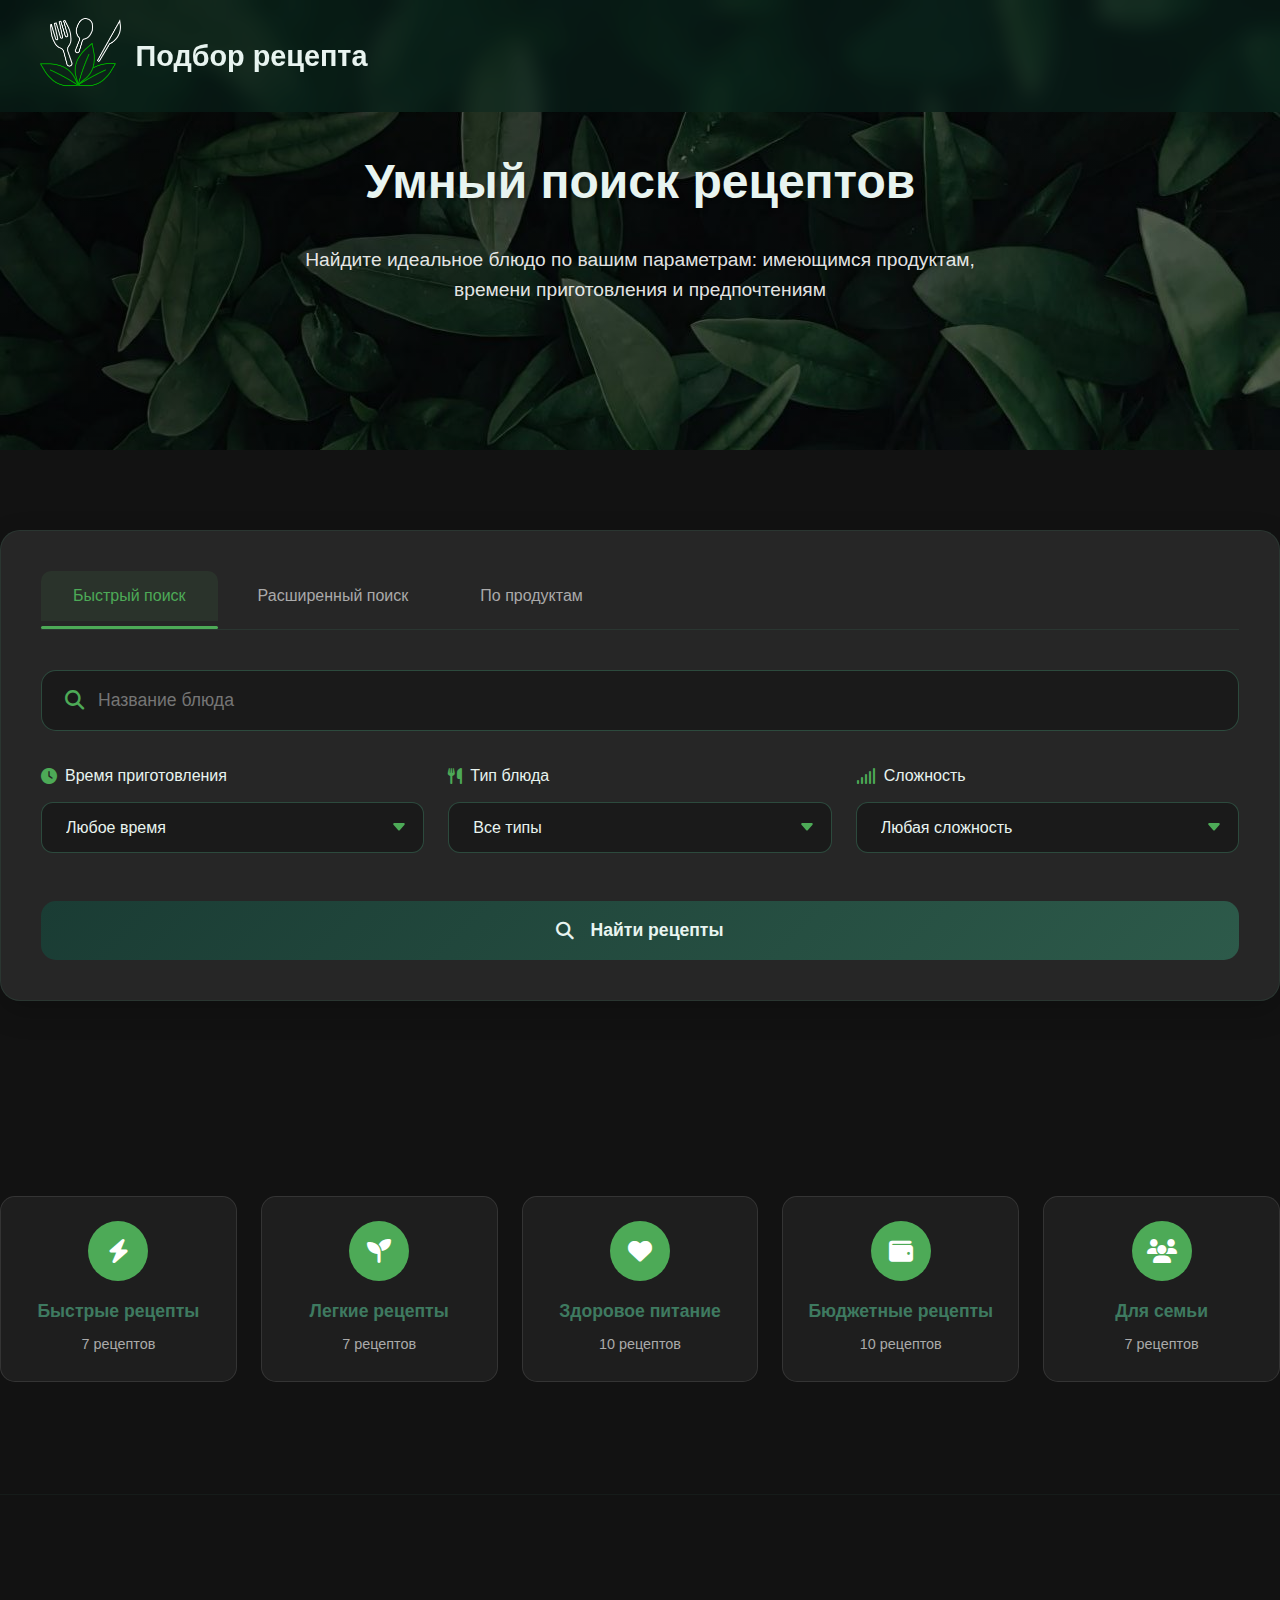
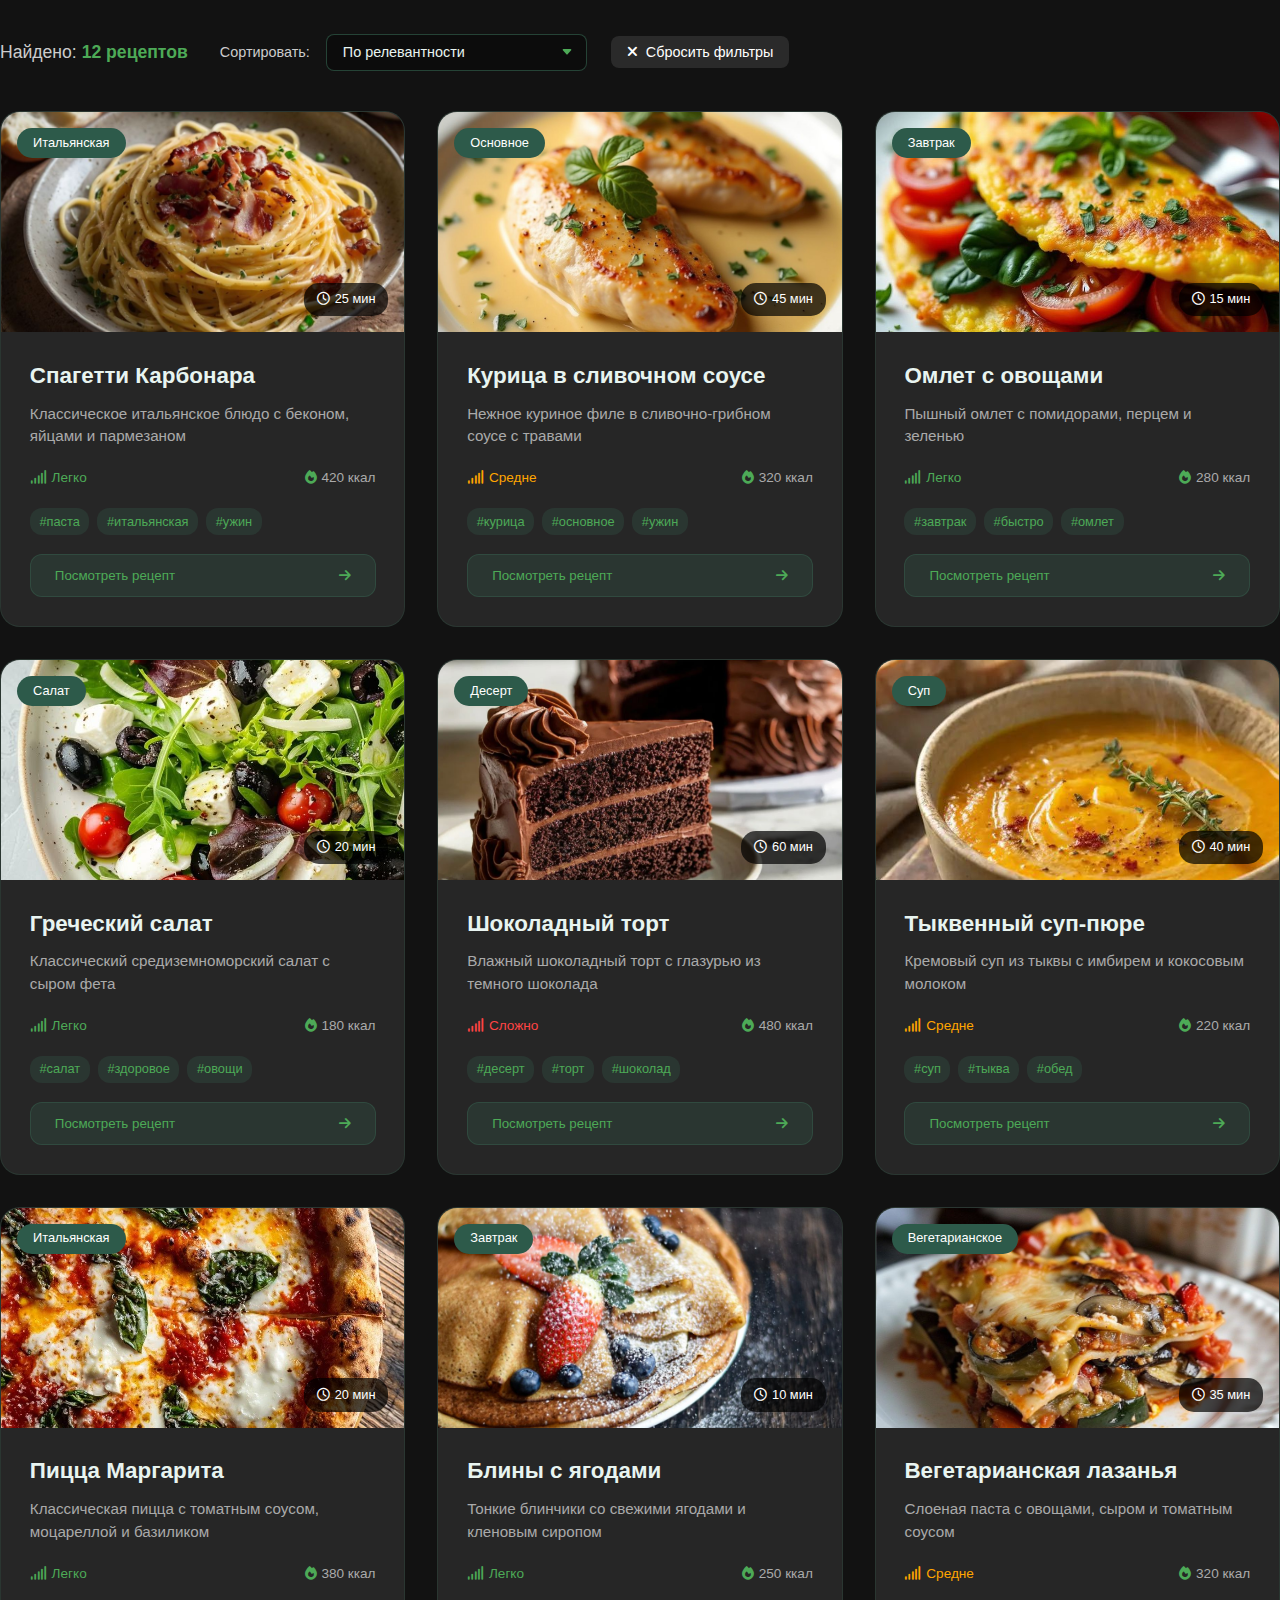
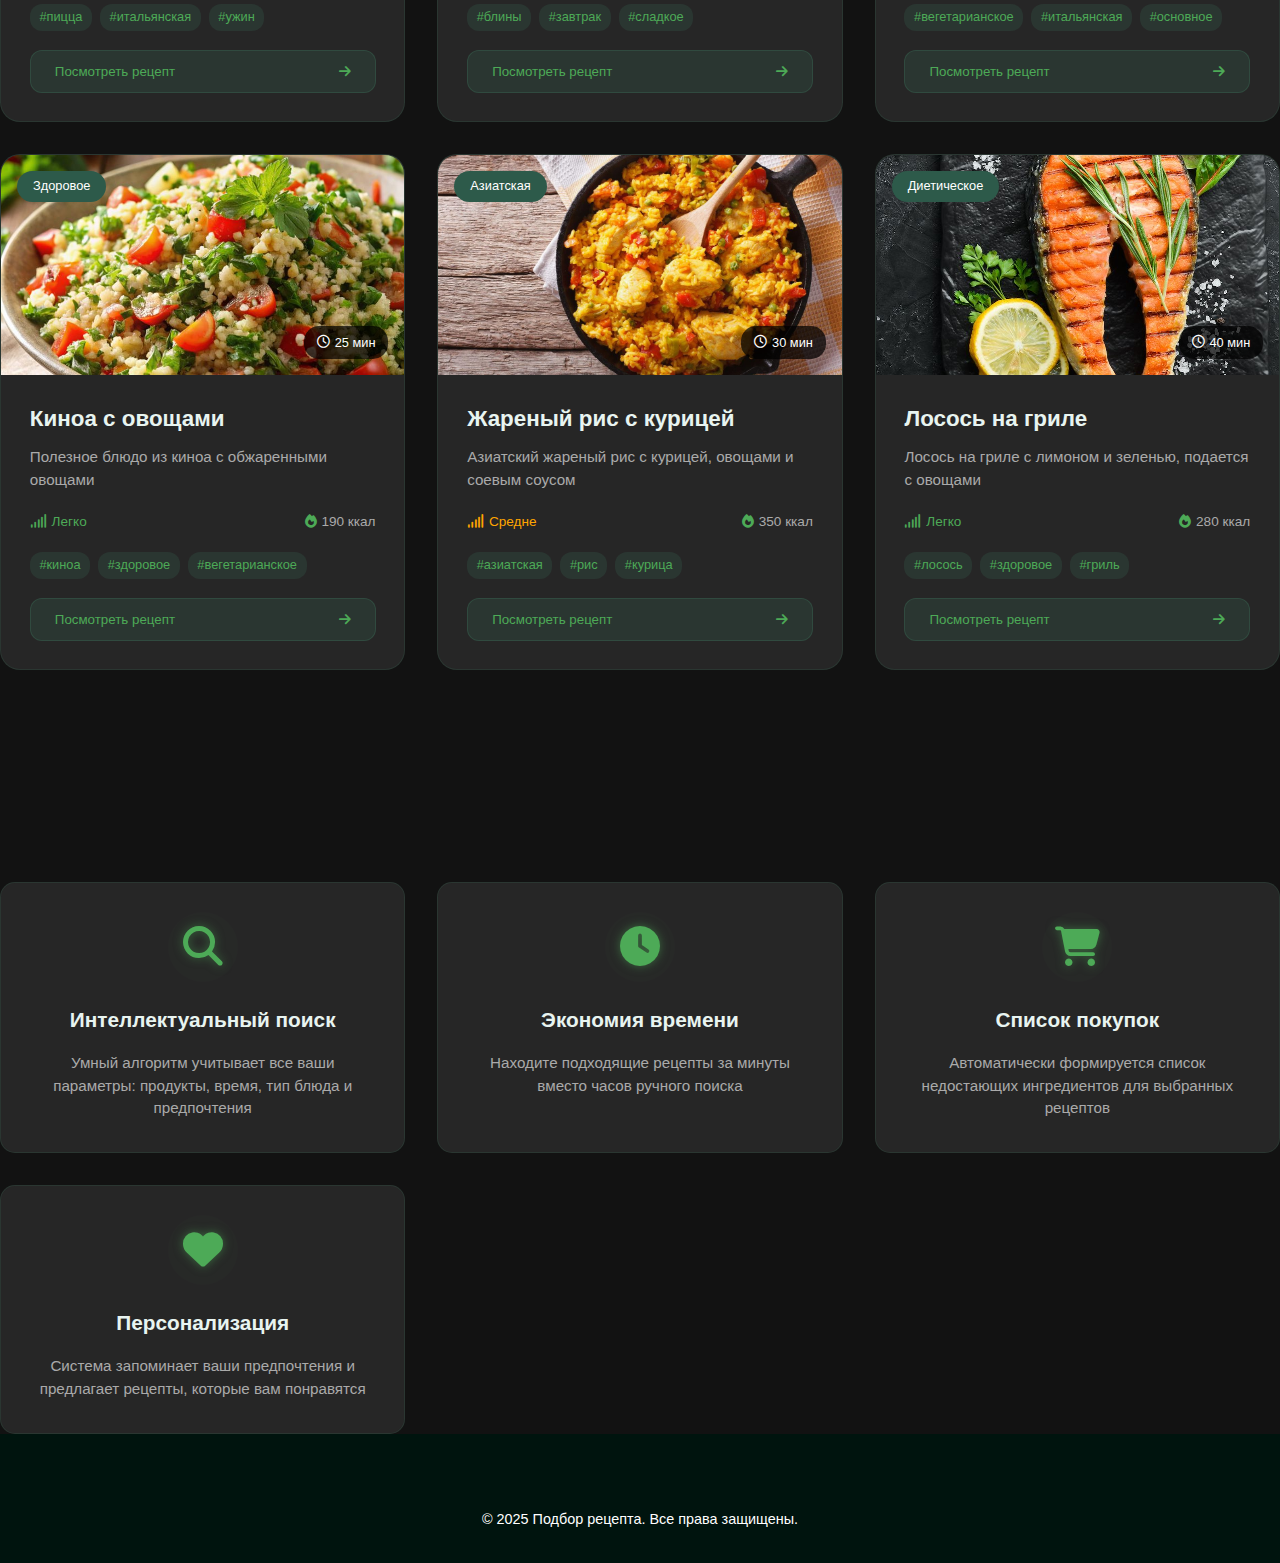
<file: search/search.html>
<!DOCTYPE html>
<html lang="ru">
<head>
<meta charset="UTF-8">
<meta name="viewport" content="width=device-width, initial-scale=1.0">
<title>Поиск рецептов - Подбор рецепта</title>
<link rel="stylesheet" href="../index/index.css">
<link rel="stylesheet" href="../advice/advice.css">
<link rel="stylesheet" href="../search/search.css">
<link rel="stylesheet" href="https://cdnjs.cloudflare.com/ajax/libs/font-awesome/6.4.0/css/all.min.css">
</head>
<body>
<!-- Навигация -->
<nav class="navbar">
<div class="nav-container">
    <a href="../index/index.html" class="logo-wrapper">
        <img src="../images/logo/logo.png" alt="Логотип" class="logo-icon">
        <span class="logo-text">Подбор рецепта</span>
    </a>
    <ul class="nav-menu">
        <li class="nav-item"><a href="../index/index.html" class="nav-link">Главная</a></li>
        <li class="nav-item"><a href="../search/search.html" class="nav-link active">Поиск рецептов</a></li>
        <li class="nav-item"><a href="../catalog/catalog.html" class="nav-link">Каталог рецептов</a></li>
        <li class="nav-item"><a href="../advice/advice.html" class="nav-link">Советы</a></li>
    </ul>
    <div class="hamburger">
        <span class="bar"></span>
        <span class="bar"></span>
        <span class="bar"></span>
    </div>
</div>
</nav>

<!-- Модальные окна для каждого рецепта -->

<!-- Рецепт 1: Спагетти Карбонара -->
<div class="recipe-modal" id="recipe-modal-1">
<div class="modal-overlay" id="modal-overlay-1"></div>
<div class="modal-content">
    <button class="modal-close" onclick="closeModal(1)">
        <i class="fas fa-times"></i>
    </button>
    
    <div class="recipe-modal-content">
        <div class="modal-recipe-image">
            <div class="recipe-image-inner" style="background-image: url('../images/recipe/спагетти.jpg');"></div>
        </div>
        
        <div class="modal-recipe-details">
            <div class="modal-recipe-header">
                <span class="modal-recipe-category">Итальянская</span>
                <div class="modal-recipe-time">
                    <i class="far fa-clock"></i>
                    <span>25 мин</span>
                </div>
            </div>
            
            <h2 class="modal-recipe-title">Спагетти Карбонара</h2>
            
            <div class="modal-recipe-meta">
                <span class="modal-difficulty easy">
                    <i class="fas fa-signal"></i> Легко
                </span>
                <span class="modal-calories">
                    <i class="fas fa-fire"></i> 420 ккал
                </span>
            </div>
            
            <div class="modal-recipe-tags">
                <span class="tag">#паста</span>
                <span class="tag">#итальянская</span>
                <span class="tag">#ужин</span>
            </div>
            
            <div class="modal-tabs">
                <button class="modal-tab active" data-tab="ingredients-1" onclick="switchTab('ingredients-1')">Ингредиенты</button>
                <button class="modal-tab" data-tab="steps-1" onclick="switchTab('steps-1')">Рецепт</button>
                <button class="modal-tab" data-tab="shopping-1" onclick="switchTab('shopping-1')">Список покупок</button>
            </div>
            
            <div class="modal-tab-content active" id="ingredients-1">
                <div class="ingredients-list">
                    <div class="ingredient-item">
                        <span class="ingredient-name">Спагетти</span>
                        <span class="ingredient-amount">300 г</span>
                    </div>
                    <div class="ingredient-item">
                        <span class="ingredient-name">Свинина</span>
                        <span class="ingredient-amount">150 г</span>
                    </div>
                    <div class="ingredient-item">
                        <span class="ingredient-name">Яичные желтки</span>
                        <span class="ingredient-amount">4 шт</span>
                    </div>
                    <div class="ingredient-item">
                        <span class="ingredient-name">Пармезан</span>
                        <span class="ingredient-amount">100 г</span>
                    </div>
                    <div class="ingredient-item">
                        <span class="ingredient-name">Черный перец</span>
                        <span class="ingredient-amount">по вкусу</span>
                    </div>
                    <div class="ingredient-item">
                        <span class="ingredient-name">Соль</span>
                        <span class="ingredient-amount">1 ст.л.</span>
                    </div>
                </div>
            </div>
            
            <div class="modal-tab-content" id="steps-1">
                <div class="steps-list">
                    <div class="step-item">
                        <div class="step-number">1</div>
                        <div class="step-content">
                            <h4>Подготовка ингредиентов</h4>
                            <p>Нарежьте свинину тонкими ломтиками. Натрите пармезан на мелкой терке.</p>
                        </div>
                    </div>
                    <div class="step-item">
                        <div class="step-number">2</div>
                        <div class="step-content">
                            <h4>Приготовление пасты</h4>
                            <p>Вскипятите воду в большой кастрюле, добавьте соль и варите спагетти аль денте (обычно 8-10 минут).</p>
                        </div>
                    </div>
                    <div class="step-item">
                        <div class="step-number">3</div>
                        <div class="step-content">
                            <h4>Обжарка мяса</h4>
                            <p>На сухой сковороде обжарьте свинину до золотистого цвета и хрустящей корочки.</p>
                        </div>
                    </div>
                    <div class="step-item">
                        <div class="step-number">4</div>
                        <div class="step-content">
                            <h4>Приготовление соуса</h4>
                            <p>В миске взбейте яичные желтки с большей частью пармезана и щедрой порцией свежемолотого черного перца.</p>
                        </div>
                    </div>
                    <div class="step-item">
                        <div class="step-number">5</div>
                        <div class="step-content">
                            <h4>Смешивание</h4>
                            <p>Слейте пасту, сохранив немного воды. Смешайте горячие спагетти с обжаренной свининой, затем быстро добавьте яичную смесь, интенсивно перемешивая. При необходимости добавьте немного воды от пасты для кремообразной консистенции.</p>
                        </div>
                    </div>
                </div>
            </div>
            
            <div class="modal-tab-content" id="shopping-1">
                <div class="shopping-list">
                    <div class="shopping-item">
                        <input type="checkbox" id="item1-1">
                        <label for="item1-1">Спагетти - 300 г</label>
                    </div>
                    <div class="shopping-item">
                        <input type="checkbox" id="item2-1">
                        <label for="item2-1">Свинина - 150 г</label>
                    </div>
                    <div class="shopping-item">
                        <input type="checkbox" id="item3-1">
                        <label for="item3-1">Яйца - 4 шт</label>
                    </div>
                    <div class="shopping-item">
                        <input type="checkbox" id="item4-1">
                        <label for="item4-1">Пармезан - 100 г</label>
                    </div>
                    <div class="shopping-item">
                        <input type="checkbox" id="item5-1">
                        <label for="item5-1">Черный перец</label>
                    </div>
                    <div class="shopping-item">
                        <input type="checkbox" id="item6-1">
                        <label for="item6-1">Соль</label>
                    </div>
                </div>
            </div>
            
            <div class="modal-actions">
                <button class="save-recipe-btn" onclick="saveRecipe(1)">
                    <i class="far fa-heart"></i>
                    Сохранить рецепт
                </button>
            </div>
        </div>
    </div>
</div>
</div>

<!-- Рецепт 2: Курица в сливочном соусе -->
<div class="recipe-modal" id="recipe-modal-2">
<div class="modal-overlay" id="modal-overlay-2"></div>
<div class="modal-content">
    <button class="modal-close" onclick="closeModal(2)">
        <i class="fas fa-times"></i>
    </button>
    
    <div class="recipe-modal-content">
        <div class="modal-recipe-image">
            <div class="recipe-image-inner" style="background-image: url('../images/recipe/курица.jpg');"></div>
        </div>
        
        <div class="modal-recipe-details">
            <div class="modal-recipe-header">
                <span class="modal-recipe-category">Основное</span>
                <div class="modal-recipe-time">
                    <i class="far fa-clock"></i>
                    <span>45 мин</span>
                </div>
            </div>
            
            <h2 class="modal-recipe-title">Курица в сливочном соусе</h2>
            
            <div class="modal-recipe-meta">
                <span class="modal-difficulty medium">
                    <i class="fas fa-signal"></i> Средне
                </span>
                <span class="modal-calories">
                    <i class="fas fa-fire"></i> 320 ккал
                </span>
            </div>
            
            <div class="modal-recipe-tags">
                <span class="tag">#курица</span>
                <span class="tag">#основное</span>
                <span class="tag">#ужин</span>
            </div>
            
            <div class="modal-tabs">
                <button class="modal-tab active" data-tab="ingredients-2" onclick="switchTab('ingredients-2')">Ингредиенты</button>
                <button class="modal-tab" data-tab="steps-2" onclick="switchTab('steps-2')">Рецепт</button>
                <button class="modal-tab" data-tab="shopping-2" onclick="switchTab('shopping-2')">Список покупок</button>
            </div>
            
            <div class="modal-tab-content active" id="ingredients-2">
                <div class="ingredients-list">
                    <div class="ingredient-item">
                        <span class="ingredient-name">Куриное филе</span>
                        <span class="ingredient-amount">500 г</span>
                    </div>
                    <div class="ingredient-item">
                        <span class="ingredient-name">Шампиньоны</span>
                        <span class="ingredient-amount">300 г</span>
                    </div>
                    <div class="ingredient-item">
                        <span class="ingredient-name">Лук репчатый</span>
                        <span class="ingredient-amount">1 шт</span>
                    </div>
                    <div class="ingredient-item">
                        <span class="ingredient-name">Сливки 20%</span>
                        <span class="ingredient-amount">250 мл</span>
                    </div>
                    <div class="ingredient-item">
                        <span class="ingredient-name">Чеснок</span>
                        <span class="ingredient-amount">2 зубчика</span>
                    </div>
                    <div class="ingredient-item">
                        <span class="ingredient-name">Растительное масло</span>
                        <span class="ingredient-amount">2 ст.л.</span>
                    </div>
                    <div class="ingredient-item">
                        <span class="ingredient-name">Соль, перец, паприка</span>
                        <span class="ingredient-amount">по вкусу</span>
                    </div>
                </div>
            </div>
            
            <div class="modal-tab-content" id="steps-2">
                <div class="steps-list">
                    <div class="step-item">
                        <div class="step-number">1</div>
                        <div class="step-content">
                            <h4>Подготовка</h4>
                            <p>Куриное филе нарежьте кубиками. Лук измельчите, грибы нарежьте пластинками, чеснок пропустите через пресс.</p>
                        </div>
                    </div>
                    <div class="step-item">
                        <div class="step-number">2</div>
                        <div class="step-content">
                            <h4>Обжарка курицы</h4>
                            <p>В сковороде разогрейте масло, обжарьте курицу со всех сторон до золотистой корочки, посолите, поперчите, добавьте паприку. Переложите в тарелку.</p>
                        </div>
                    </div>
                    <div class="step-item">
                        <div class="step-number">3</div>
                        <div class="step-content">
                            <h4>Обжарка овощей</h4>
                            <p>В той же сковороде обжарьте лук до прозрачности, добавьте грибы и готовьте до испарения жидкости. Добавьте чеснок.</p>
                        </div>
                    </div>
                    <div class="step-item">
                        <div class="step-number">4</div>
                        <div class="step-content">
                            <h4>Приготовление соуса</h4>
                            <p>Верните курицу в сковороду, влейте сливки. Доведите до кипения и тушите под крышкой 15 минут на медленном огне.</p>
                        </div>
                    </div>
                    <div class="step-item">
                        <div class="step-number">5</div>
                        <div class="step-content">
                            <h4>Подача</h4>
                            <p>Подавайте с картофельным пюре, рисом или пастой, украсив свежей зеленью.</p>
                        </div>
                    </div>
                </div>
            </div>
            
            <div class="modal-tab-content" id="shopping-2">
                <div class="shopping-list">
                    <div class="shopping-item">
                        <input type="checkbox" id="item1-2">
                        <label for="item1-2">Куриное филе - 500 г</label>
                    </div>
                    <div class="shopping-item">
                        <input type="checkbox" id="item2-2">
                        <label for="item2-2">Шампиньоны - 300 г</label>
                    </div>
                    <div class="shopping-item">
                        <input type="checkbox" id="item3-2">
                        <label for="item3-2">Лук репчатый - 1 шт</label>
                    </div>
                    <div class="shopping-item">
                        <input type="checkbox" id="item4-2">
                        <label for="item4-2">Сливки 20% - 250 мл</label>
                    </div>
                    <div class="shopping-item">
                        <input type="checkbox" id="item5-2">
                        <label for="item5-2">Чеснок</label>
                    </div>
                    <div class="shopping-item">
                        <input type="checkbox" id="item6-2">
                        <label for="item6-2">Растительное масло</label>
                    </div>
                </div>
            </div>
            
            <div class="modal-actions">
                <button class="save-recipe-btn" onclick="saveRecipe(2)">
                    <i class="far fa-heart"></i>
                    Сохранить рецепт
                </button>
            </div>
        </div>
    </div>
</div>
</div>

<!-- Рецепт 3: Омлет с овощами -->
<div class="recipe-modal" id="recipe-modal-3">
<div class="modal-overlay" id="modal-overlay-3"></div>
<div class="modal-content">
    <button class="modal-close" onclick="closeModal(3)">
        <i class="fas fa-times"></i>
    </button>
    
    <div class="recipe-modal-content">
        <div class="modal-recipe-image">
            <div class="recipe-image-inner" style="background-image: url('../images/recipe/омлет.jpg');"></div>
        </div>
        
        <div class="modal-recipe-details">
            <div class="modal-recipe-header">
                <span class="modal-recipe-category">Завтрак</span>
                <div class="modal-recipe-time">
                    <i class="far fa-clock"></i>
                    <span>15 мин</span>
                </div>
            </div>
            
            <h2 class="modal-recipe-title">Омлет с овощами</h2>
            
            <div class="modal-recipe-meta">
                <span class="modal-difficulty easy">
                    <i class="fas fa-signal"></i> Легко
                </span>
                <span class="modal-calories">
                    <i class="fas fa-fire"></i> 280 ккал
                </span>
            </div>
            
            <div class="modal-recipe-tags">
                <span class="tag">#завтрак</span>
                <span class="tag">#быстро</span>
                <span class="tag">#омлет</span>
            </div>
            
            <div class="modal-tabs">
                <button class="modal-tab active" data-tab="ingredients-3" onclick="switchTab('ingredients-3')">Ингредиенты</button>
                <button class="modal-tab" data-tab="steps-3" onclick="switchTab('steps-3')">Рецепт</button>
                <button class="modal-tab" data-tab="shopping-3" onclick="switchTab('shopping-3')">Список покупок</button>
            </div>
            
            <div class="modal-tab-content active" id="ingredients-3">
                <div class="ingredients-list">
                    <div class="ingredient-item">
                        <span class="ingredient-name">Яйца</span>
                        <span class="ingredient-amount">4 шт</span>
                    </div>
                    <div class="ingredient-item">
                        <span class="ingredient-name">Молоко</span>
                        <span class="ingredient-amount">100 мл</span>
                    </div>
                    <div class="ingredient-item">
                        <span class="ingredient-name">Помидоры черри</span>
                        <span class="ingredient-amount">100 г</span>
                    </div>
                    <div class="ingredient-item">
                        <span class="ingredient-name">Болгарский перец</span>
                        <span class="ingredient-amount">1 шт</span>
                    </div>
                    <div class="ingredient-item">
                        <span class="ingredient-name">Лук зеленый</span>
                        <span class="ingredient-amount">20 г</span>
                    </div>
                    <div class="ingredient-item">
                        <span class="ingredient-name">Соль, перец</span>
                        <span class="ingredient-amount">по вкусу</span>
                    </div>
                    <div class="ingredient-item">
                        <span class="ingredient-name">Масло сливочное</span>
                        <span class="ingredient-amount">20 г</span>
                    </div>
                </div>
            </div>
            
            <div class="modal-tab-content" id="steps-3">
                <div class="steps-list">
                    <div class="step-item">
                        <div class="step-number">1</div>
                        <div class="step-content">
                            <h4>Подготовка овощей</h4>
                            <p>Помидоры черри разрежьте пополам, болгарский перец нарежьте кубиками, зеленый лук мелко порубите.</p>
                        </div>
                    </div>
                    <div class="step-item">
                        <div class="step-number">2</div>
                        <div class="step-content">
                            <h4>Взбивание яиц</h4>
                            <p>Яйца взбейте с молоком до однородности, добавьте соль и перец по вкусу.</p>
                        </div>
                    </div>
                    <div class="step-item">
                        <div class="step-number">3</div>
                        <div class="step-content">
                            <h4>Обжарка овощей</h4>
                            <p>На сковороде растопите масло, обжарьте болгарский перец 2-3 минуты, добавьте помидоры и готовьте еще 1 минуту.</p>
                        </div>
                    </div>
                    <div class="step-item">
                        <div class="step-number">4</div>
                        <div class="step-content">
                            <h4>Приготовление омлета</h4>
                            <p>Залейте овощи яичной смесью, убавьте огонь до минимума, накройте крышкой и готовьте 5-7 минут до загустения.</p>
                        </div>
                    </div>
                    <div class="step-item">
                        <div class="step-number">5</div>
                        <div class="step-content">
                            <h4>Подача</h4>
                            <p>Посыпьте омлет зеленым луком и подавайте горячим с тостами или свежими овощами.</p>
                        </div>
                    </div>
                </div>
            </div>
            
            <div class="modal-tab-content" id="shopping-3">
                <div class="shopping-list">
                    <div class="shopping-item">
                        <input type="checkbox" id="item1-3">
                        <label for="item1-3">Яйца - 4 шт</label>
                    </div>
                    <div class="shopping-item">
                        <input type="checkbox" id="item2-3">
                        <label for="item2-3">Молоко - 100 мл</label>
                    </div>
                    <div class="shopping-item">
                        <input type="checkbox" id="item3-3">
                        <label for="item3-3">Помидоры черри - 100 г</label>
                    </div>
                    <div class="shopping-item">
                        <input type="checkbox" id="item4-3">
                        <label for="item4-3">Болгарский перец - 1 шт</label>
                    </div>
                    <div class="shopping-item">
                        <input type="checkbox" id="item5-3">
                        <label for="item5-3">Лук зеленый - 20 г</label>
                    </div>
                    <div class="shopping-item">
                        <input type="checkbox" id="item6-3">
                        <label for="item6-3">Масло сливочное - 20 г</label>
                    </div>
                </div>
            </div>
            
            <div class="modal-actions">
                <button class="save-recipe-btn" onclick="saveRecipe(3)">
                    <i class="far fa-heart"></i>
                    Сохранить рецепт
                </button>
            </div>
        </div>
    </div>
</div>
</div>

<!-- Рецепт 4: Греческий салат -->
<div class="recipe-modal" id="recipe-modal-4">
<div class="modal-overlay" id="modal-overlay-4"></div>
<div class="modal-content">
    <button class="modal-close" onclick="closeModal(4)">
        <i class="fas fa-times"></i>
    </button>
    
    <div class="recipe-modal-content">
        <div class="modal-recipe-image">
            <div class="recipe-image-inner" style="background-image: url('../images/recipe/салатгрек.jpg');"></div>
        </div>
        
        <div class="modal-recipe-details">
            <div class="modal-recipe-header">
                <span class="modal-recipe-category">Салат</span>
                <div class="modal-recipe-time">
                    <i class="far fa-clock"></i>
                    <span>20 мин</span>
                </div>
            </div>
            
            <h2 class="modal-recipe-title">Греческий салат</h2>
            
            <div class="modal-recipe-meta">
                <span class="modal-difficulty easy">
                    <i class="fas fa-signal"></i> Легко
                </span>
                <span class="modal-calories">
                    <i class="fas fa-fire"></i> 180 ккал
                </span>
            </div>
            
            <div class="modal-recipe-tags">
                <span class="tag">#салат</span>
                <span class="tag">#здоровое</span>
                <span class="tag">#овощи</span>
            </div>
            
            <div class="modal-tabs">
                <button class="modal-tab active" data-tab="ingredients-4" onclick="switchTab('ingredients-4')">Ингредиенты</button>
                <button class="modal-tab" data-tab="steps-4" onclick="switchTab('steps-4')">Рецепт</button>
                <button class="modal-tab" data-tab="shopping-4" onclick="switchTab('shopping-4')">Список покупок</button>
            </div>
            
            <div class="modal-tab-content active" id="ingredients-4">
                <div class="ingredients-list">
                    <div class="ingredient-item">
                        <span class="ingredient-name">Помидоры</span>
                        <span class="ingredient-amount">2 шт (крупные)</span>
                    </div>
                    <div class="ingredient-item">
                        <span class="ingredient-name">Огурцы</span>
                        <span class="ingredient-amount">2 шт</span>
                    </div>
                    <div class="ingredient-item">
                        <span class="ingredient-name">Сыр фета</span>
                        <span class="ingredient-amount">200 г</span>
                    </div>
                    <div class="ingredient-item">
                        <span class="ingredient-name">Красный лук</span>
                        <span class="ingredient-amount">1 шт</span>
                    </div>
                    <div class="ingredient-item">
                        <span class="ingredient-name">Маслины без косточек</span>
                        <span class="ingredient-amount">100 г</span>
                    </div>
                    <div class="ingredient-item">
                        <span class="ingredient-name">Сладкий перец</span>
                        <span class="ingredient-amount">1 шт</span>
                    </div>
                    <div class="ingredient-item">
                        <span class="ingredient-name">Оливковое масло</span>
                        <span class="ingredient-amount">4 ст.л.</span>
                    </div>
                    <div class="ingredient-item">
                        <span class="ingredient-name">Орегано, соль</span>
                        <span class="ingredient-amount">по вкусу</span>
                    </div>
                </div>
            </div>
            
            <div class="modal-tab-content" id="steps-4">
                <div class="steps-list">
                    <div class="step-item">
                        <div class="step-number">1</div>
                        <div class="step-content">
                            <h4>Нарезка овощей</h4>
                            <p>Помидоры и огурцы нарежьте крупными кубиками. Красный лук нарежьте тонкими полукольцами. Перец нарежьте соломкой.</p>
                        </div>
                    </div>
                    <div class="step-item">
                        <div class="step-number">2</div>
                        <div class="step-content">
                            <h4>Подготовка сыра</h4>
                            <p>Сыр фета нарежьте кубиками.</p>
                        </div>
                    </div>
                    <div class="step-item">
                        <div class="step-number">3</div>
                        <div class="step-content">
                            <h4>Сборка салата</h4>
                            <p>В большой салатник выложите помидоры, огурцы, лук, перец и маслины. Аккуратно перемешайте.</p>
                        </div>
                    </div>
                    <div class="step-item">
                        <div class="step-number">4</div>
                        <div class="step-content">
                            <h4>Добавление сыра</h4>
                            <p>Сверху выложите кубики феты, посыпьте орегано.</p>
                        </div>
                    </div>
                    <div class="step-item">
                        <div class="step-number">5</div>
                        <div class="step-content">
                            <h4>Заправка</h4>
                            <p>Перед подачей полейте оливковым маслом, посолите по вкусу и аккуратно перемешайте.</p>
                        </div>
                    </div>
                </div>
            </div>
            
            <div class="modal-tab-content" id="shopping-4">
                <div class="shopping-list">
                    <div class="shopping-item">
                        <input type="checkbox" id="item1-4">
                        <label for="item1-4">Помидоры - 2 шт (крупные)</label>
                    </div>
                    <div class="shopping-item">
                        <input type="checkbox" id="item2-4">
                        <label for="item2-4">Огурцы - 2 шт</label>
                    </div>
                    <div class="shopping-item">
                        <input type="checkbox" id="item3-4">
                        <label for="item3-4">Сыр фета - 200 г</label>
                    </div>
                    <div class="shopping-item">
                        <input type="checkbox" id="item4-4">
                        <label for="item4-4">Красный лук - 1 шт</label>
                    </div>
                    <div class="shopping-item">
                        <input type="checkbox" id="item5-4">
                        <label for="item5-4">Маслины без косточек - 100 г</label>
                    </div>
                    <div class="shopping-item">
                        <input type="checkbox" id="item6-4">
                        <label for="item6-4">Сладкий перец - 1 шт</label>
                    </div>
                    <div class="shopping-item">
                        <input type="checkbox" id="item7-4">
                        <label for="item7-4">Оливковое масло</label>
                    </div>
                </div>
            </div>
            
            <div class="modal-actions">
                <button class="save-recipe-btn" onclick="saveRecipe(4)">
                    <i class="far fa-heart"></i>
                    Сохранить рецепт
                </button>
            </div>
        </div>
    </div>
</div>
</div>

<!-- Рецепт 5: Шоколадный торт -->
<div class="recipe-modal" id="recipe-modal-5">
<div class="modal-overlay" id="modal-overlay-5"></div>
<div class="modal-content">
    <button class="modal-close" onclick="closeModal(5)">
        <i class="fas fa-times"></i>
    </button>
    
    <div class="recipe-modal-content">
        <div class="modal-recipe-image">
            <div class="recipe-image-inner" style="background-image: url('../images/recipe/тротшок.jpg');"></div>
        </div>
        
        <div class="modal-recipe-details">
            <div class="modal-recipe-header">
                <span class="modal-recipe-category">Десерт</span>
                <div class="modal-recipe-time">
                    <i class="far fa-clock"></i>
                    <span>60 мин</span>
                </div>
            </div>
            
            <h2 class="modal-recipe-title">Шоколадный торт</h2>
            
            <div class="modal-recipe-meta">
                <span class="modal-difficulty hard">
                    <i class="fas fa-signal"></i> Сложно
                </span>
                <span class="modal-calories">
                    <i class="fas fa-fire"></i> 480 ккал
                </span>
            </div>
            
            <div class="modal-recipe-tags">
                <span class="tag">#десерт</span>
                <span class="tag">#торт</span>
                <span class="tag">#шоколад</span>
            </div>
            
            <div class="modal-tabs">
                <button class="modal-tab active" data-tab="ingredients-5" onclick="switchTab('ingredients-5')">Ингредиенты</button>
                <button class="modal-tab" data-tab="steps-5" onclick="switchTab('steps-5')">Рецепт</button>
                <button class="modal-tab" data-tab="shopping-5" onclick="switchTab('shopping-5')">Список покупок</button>
            </div>
            
            <div class="modal-tab-content active" id="ingredients-5">
                <div class="ingredients-list">
                    <div class="ingredient-item">
                        <span class="ingredient-name">Мука</span>
                        <span class="ingredient-amount">200 г</span>
                    </div>
                    <div class="ingredient-item">
                        <span class="ingredient-name">Какао-порошок</span>
                        <span class="ingredient-amount">50 г</span>
                    </div>
                    <div class="ingredient-item">
                        <span class="ingredient-name">Сахар</span>
                        <span class="ingredient-amount">200 г</span>
                    </div>
                    <div class="ingredient-item">
                        <span class="ingredient-name">Яйца</span>
                        <span class="ingredient-amount">3 шт</span>
                    </div>
                    <div class="ingredient-item">
                        <span class="ingredient-name">Сливочное масло</span>
                        <span class="ingredient-amount">150 г</span>
                    </div>
                    <div class="ingredient-item">
                        <span class="ingredient-name">Разрыхлитель</span>
                        <span class="ingredient-amount">1 ч.л.</span>
                    </div>
                    <div class="ingredient-item">
                        <span class="ingredient-name">Молоко</span>
                        <span class="ingredient-amount">100 мл</span>
                    </div>
                    <div class="ingredient-item">
                        <span class="ingredient-name">Темный шоколад</span>
                        <span class="ingredient-amount">200 г (для глазури)</span>
                    </div>
                </div>
            </div>
            
            <div class="modal-tab-content" id="steps-5">
                <div class="steps-list">
                    <div class="step-item">
                        <div class="step-number">1</div>
                        <div class="step-content">
                            <h4>Подготовка</h4>
                            <p>Разогрейте духовку до 180°C. Форму для выпечки смажьте маслом и присыпьте мукой.</p>
                        </div>
                    </div>
                    <div class="step-item">
                        <div class="step-number">2</div>
                        <div class="step-content">
                            <h4>Смешивание сухих ингредиентов</h4>
                            <p>Просейте муку, какао и разрыхлитель в одну миску, перемешайте.</p>
                        </div>
                    </div>
                    <div class="step-item">
                        <div class="step-number">3</div>
                        <div class="step-content">
                            <h4>Приготовление теста</h4>
                            <p>В другой миске взбейте размягченное масло с сахаром до кремообразного состояния. Добавляйте яйца по одному, продолжая взбивать. Чередуя, добавляйте сухую смесь и молоко.</p>
                        </div>
                    </div>
                    <div class="step-item">
                        <div class="step-number">4</div>
                        <div class="step-content">
                            <h4>Выпечка</h4>
                            <p>Вылейте тесто в форму и выпекайте 35-40 минут. Проверьте готовность зубочисткой.</p>
                        </div>
                    </div>
                    <div class="step-item">
                        <div class="step-number">5</div>
                        <div class="step-content">
                            <h4>Глазурь</h4>
                            <p>Растопите шоколад на водяной бане. Полностью остуженный торт полейте глазурью и дайте застыть.</p>
                        </div>
                    </div>
                </div>
            </div>
            
            <div class="modal-tab-content" id="shopping-5">
                <div class="shopping-list">
                    <div class="shopping-item">
                        <input type="checkbox" id="item1-5">
                        <label for="item1-5">Мука - 200 г</label>
                    </div>
                    <div class="shopping-item">
                        <input type="checkbox" id="item2-5">
                        <label for="item2-5">Какао-порошок - 50 г</label>
                    </div>
                    <div class="shopping-item">
                        <input type="checkbox" id="item3-5">
                        <label for="item3-5">Сахар - 200 г</label>
                    </div>
                    <div class="shopping-item">
                        <input type="checkbox" id="item4-5">
                        <label for="item4-5">Яйца - 3 шт</label>
                    </div>
                    <div class="shopping-item">
                        <input type="checkbox" id="item5-5">
                        <label for="item5-5">Сливочное масло - 150 г</label>
                    </div>
                    <div class="shopping-item">
                        <input type="checkbox" id="item6-5">
                        <label for="item6-5">Разрыхлитель</label>
                    </div>
                    <div class="shopping-item">
                        <input type="checkbox" id="item7-5">
                        <label for="item7-5">Молоко - 100 мл</label>
                    </div>
                    <div class="shopping-item">
                        <input type="checkbox" id="item8-5">
                        <label for="item8-5">Темный шоколад - 200 г</label>
                    </div>
                </div>
            </div>
            
            <div class="modal-actions">
                <button class="save-recipe-btn" onclick="saveRecipe(5)">
                    <i class="far fa-heart"></i>
                    Сохранить рецепт
                </button>
            </div>
        </div>
    </div>
</div>
</div>

<!-- Рецепт 6: Тыквенный суп-пюре -->
<div class="recipe-modal" id="recipe-modal-6">
<div class="modal-overlay" id="modal-overlay-6"></div>
<div class="modal-content">
    <button class="modal-close" onclick="closeModal(6)">
        <i class="fas fa-times"></i>
    </button>
    
    <div class="recipe-modal-content">
        <div class="modal-recipe-image">
            <div class="recipe-image-inner" style="background-image: url('../images/recipe/суптыква.jpg');"></div>
        </div>
        
        <div class="modal-recipe-details">
            <div class="modal-recipe-header">
                <span class="modal-recipe-category">Суп</span>
                <div class="modal-recipe-time">
                    <i class="far fa-clock"></i>
                    <span>40 мин</span>
                </div>
            </div>
            
            <h2 class="modal-recipe-title">Тыквенный суп-пюре</h2>
            
            <div class="modal-recipe-meta">
                <span class="modal-difficulty medium">
                    <i class="fas fa-signal"></i> Средне
                </span>
                <span class="modal-calories">
                    <i class="fas fa-fire"></i> 220 ккал
                </span>
            </div>
            
            <div class="modal-recipe-tags">
                <span class="tag">#суп</span>
                <span class="tag">#тыква</span>
                <span class="tag">#обед</span>
            </div>
            
            <div class="modal-tabs">
                <button class="modal-tab active" data-tab="ingredients-6" onclick="switchTab('ingredients-6')">Ингредиенты</button>
                <button class="modal-tab" data-tab="steps-6" onclick="switchTab('steps-6')">Рецепт</button>
                <button class="modal-tab" data-tab="shopping-6" onclick="switchTab('shopping-6')">Список покупок</button>
            </div>
            
            <div class="modal-tab-content active" id="ingredients-6">
                <div class="ingredients-list">
                    <div class="ingredient-item">
                        <span class="ingredient-name">Тыква</span>
                        <span class="ingredient-amount">800 г</span>
                    </div>
                    <div class="ingredient-item">
                        <span class="ingredient-name">Морковь</span>
                        <span class="ingredient-amount">1 шт</span>
                    </div>
                    <div class="ingredient-item">
                        <span class="ingredient-name">Лук репчатый</span>
                        <span class="ingredient-amount">1 шт</span>
                    </div>
                    <div class="ingredient-item">
                        <span class="ingredient-name">Имбирь свежий</span>
                        <span class="ingredient-amount">2 см</span>
                    </div>
                    <div class="ingredient-item">
                        <span class="ingredient-name">Кокосовое молоко</span>
                        <span class="ingredient-amount">400 мл</span>
                    </div>
                    <div class="ingredient-item">
                        <span class="ingredient-name">Овощной бульон</span>
                        <span class="ingredient-amount">500 мл</span>
                    </div>
                    <div class="ingredient-item">
                        <span class="ingredient-name">Оливковое масло</span>
                        <span class="ingredient-amount">2 ст.л.</span>
                    </div>
                    <div class="ingredient-item">
                        <span class="ingredient-name">Соль, перец, мускатный орех</span>
                        <span class="ingredient-amount">по вкусу</span>
                    </div>
                </div>
            </div>
            
            <div class="modal-tab-content" id="steps-6">
                <div class="steps-list">
                    <div class="step-item">
                        <div class="step-number">1</div>
                        <div class="step-content">
                            <h4>Подготовка овощей</h4>
                            <p>Тыкву очистите от кожуры и семян, нарежьте кубиками. Морковь и лук нарежьте кубиками, имбирь натрите на мелкой терке.</p>
                        </div>
                    </div>
                    <div class="step-item">
                        <div class="step-number">2</div>
                        <div class="step-content">
                            <h4>Обжарка</h4>
                            <p>В кастрюле разогрейте оливковое масло, обжарьте лук до прозрачности, добавьте морковь и имбирь, готовьте 5 минут.</p>
                        </div>
                    </div>
                    <div class="step-item">
                        <div class="step-number">3</div>
                        <div class="step-content">
                            <h4>Тушение</h4>
                            <p>Добавьте тыкву, залейте овощным бульоном, доведите до кипения и варите 20-25 минут до мягкости тыквы.</p>
                        </div>
                    </div>
                    <div class="step-item">
                        <div class="step-number">4</div>
                        <div class="step-content">
                            <h4>Пюрирование</h4>
                            <p>С помощью блендера превратите суп в однородное пюре. Добавьте кокосовое молоко, прогрейте.</p>
                        </div>
                    </div>
                    <div class="step-item">
                        <div class="step-number">5</div>
                        <div class="step-content">
                            <h4>Приправы и подача</h4>
                            <p>Приправьте солью, перцем и щепоткой мускатного ореха. Подавайте с гренками или тыквенными семечками.</p>
                        </div>
                    </div>
                </div>
            </div>
            
            <div class="modal-tab-content" id="shopping-6">
                <div class="shopping-list">
                    <div class="shopping-item">
                        <input type="checkbox" id="item1-6">
                        <label for="item1-6">Тыква - 800 г</label>
                    </div>
                    <div class="shopping-item">
                        <input type="checkbox" id="item2-6">
                        <label for="item2-6">Морковь - 1 шт</label>
                    </div>
                    <div class="shopping-item">
                        <input type="checkbox" id="item3-6">
                        <label for="item3-6">Лук репчатый - 1 шт</label>
                    </div>
                    <div class="shopping-item">
                        <input type="checkbox" id="item4-6">
                        <label for="item4-6">Имбирь свежий - 2 см</label>
                    </div>
                    <div class="shopping-item">
                        <input type="checkbox" id="item5-6">
                        <label for="item5-6">Кокосовое молоко - 400 мл</label>
                    </div>
                    <div class="shopping-item">
                        <input type="checkbox" id="item6-6">
                        <label for="item6-6">Овощной бульон - 500 мл</label>
                    </div>
                </div>
            </div>
            
            <div class="modal-actions">
                <button class="save-recipe-btn" onclick="saveRecipe(6)">
                    <i class="far fa-heart"></i>
                    Сохранить рецепт
                </button>
            </div>
        </div>
    </div>
</div>
</div>

<!-- Рецепт 7: Пицца Маргарита -->
<div class="recipe-modal" id="recipe-modal-7">
<div class="modal-overlay" id="modal-overlay-7"></div>
<div class="modal-content">
    <button class="modal-close" onclick="closeModal(7)">
        <i class="fas fa-times"></i>
    </button>
    
    <div class="recipe-modal-content">
        <div class="modal-recipe-image">
            <div class="recipe-image-inner" style="background-image: url('../images/recipe/пиццамаргарита.jpg');"></div>
        </div>
        
        <div class="modal-recipe-details">
            <div class="modal-recipe-header">
                <span class="modal-recipe-category">Итальянская</span>
                <div class="modal-recipe-time">
                    <i class="far fa-clock"></i>
                    <span>20 мин</span>
                </div>
            </div>
            
            <h2 class="modal-recipe-title">Пицца Маргарита</h2>
            
            <div class="modal-recipe-meta">
                <span class="modal-difficulty easy">
                    <i class="fas fa-signal"></i> Легко
                </span>
                <span class="modal-calories">
                    <i class="fas fa-fire"></i> 380 ккал
                </span>
            </div>
            
            <div class="modal-recipe-tags">
                <span class="tag">#пицца</span>
                <span class="tag">#итальянская</span>
                <span class="tag">#ужин</span>
            </div>
            
            <div class="modal-tabs">
                <button class="modal-tab active" data-tab="ingredients-7" onclick="switchTab('ingredients-7')">Ингредиенты</button>
                <button class="modal-tab" data-tab="steps-7" onclick="switchTab('steps-7')">Рецепт</button>
                <button class="modal-tab" data-tab="shopping-7" onclick="switchTab('shopping-7')">Список покупок</button>
            </div>
            
            <div class="modal-tab-content active" id="ingredients-7">
                <div class="ingredients-list">
                    <div class="ingredient-item">
                        <span class="ingredient-name">Тесто для пиццы</span>
                        <span class="ingredient-amount">300 г</span>
                    </div>
                    <div class="ingredient-item">
                        <span class="ingredient-name">Помидоры в собственном соку</span>
                        <span class="ingredient-amount">400 г</span>
                    </div>
                    <div class="ingredient-item">
                        <span class="ingredient-name">Моцарелла</span>
                        <span class="ingredient-amount">200 г</span>
                    </div>
                    <div class="ingredient-item">
                        <span class="ingredient-name">Свежий базилик</span>
                        <span class="ingredient-amount">20 г</span>
                    </div>
                    <div class="ingredient-item">
                        <span class="ingredient-name">Оливковое масло</span>
                        <span class="ingredient-amount">2 ст.л.</span>
                    </div>
                    <div class="ingredient-item">
                        <span class="ingredient-name">Соль, перец, орегано</span>
                        <span class="ingredient-amount">по вкусу</span>
                    </div>
                </div>
            </div>
            
            <div class="modal-tab-content" id="steps-7">
                <div class="steps-list">
                    <div class="step-item">
                        <div class="step-number">1</div>
                        <div class="step-content">
                            <h4>Подготовка теста</h4>
                            <p>Раскатайте тесто в круг диаметром 30 см. Переложите на противень, застеленный пергаментом.</p>
                        </div>
                    </div>
                    <div class="step-item">
                        <div class="step-number">2</div>
                        <div class="step-content">
                            <h4>Соус</h4>
                            <p>Помидоры измельчите в блендере, добавьте оливковое масло, соль, перец и орегано.</p>
                        </div>
                    </div>
                    <div class="step-item">
                        <div class="step-number">3</div>
                        <div class="step-content">
                            <h4>Начинка</h4>
                            <p>Равномерно распределите соус по тесту, оставив 1 см по краям. Моцареллу нарежьте тонкими ломтиками и выложите на соус.</p>
                        </div>
                    </div>
                    <div class="step-item">
                        <div class="step-number">4</div>
                        <div class="step-content">
                            <h4>Выпечка</h4>
                            <p>Выпекайте в разогретой до 250°C духовке 10-12 минут до золотистой корочки по краям.</p>
                        </div>
                    </div>
                    <div class="step-item">
                        <div class="step-number">5</div>
                        <div class="step-content">
                            <h4>Подача</h4>
                            <p>Достаньте пиццу, украсьте свежими листьями базилика, сбрызните оливковым маслом.</p>
                        </div>
                    </div>
                </div>
            </div>
            
            <div class="modal-tab-content" id="shopping-7">
                <div class="shopping-list">
                    <div class="shopping-item">
                        <input type="checkbox" id="item1-7">
                        <label for="item1-7">Тесто для пиццы - 300 г</label>
                    </div>
                    <div class="shopping-item">
                        <input type="checkbox" id="item2-7">
                        <label for="item2-7">Помидоры в собственном соку - 400 г</label>
                    </div>
                    <div class="shopping-item">
                        <input type="checkbox" id="item3-7">
                        <label for="item3-7">Моцарелла - 200 г</label>
                    </div>
                    <div class="shopping-item">
                        <input type="checkbox" id="item4-7">
                        <label for="item4-7">Свежий базилик - 20 г</label>
                    </div>
                    <div class="shopping-item">
                        <input type="checkbox" id="item5-7">
                        <label for="item5-7">Оливковое масло</label>
                    </div>
                </div>
            </div>
            
            <div class="modal-actions">
                <button class="save-recipe-btn" onclick="saveRecipe(7)">
                    <i class="far fa-heart"></i>
                    Сохранить рецепт
                </button>
            </div>
        </div>
    </div>
</div>
</div>

<!-- Рецепт 8: Блины с ягодами -->
<div class="recipe-modal" id="recipe-modal-8">
<div class="modal-overlay" id="modal-overlay-8"></div>
<div class="modal-content">
    <button class="modal-close" onclick="closeModal(8)">
        <i class="fas fa-times"></i>
    </button>
    
    <div class="recipe-modal-content">
        <div class="modal-recipe-image">
            <div class="recipe-image-inner" style="background-image: url('../images/recipe/блиныягоды.jpg');"></div>
        </div>
        
        <div class="modal-recipe-details">
            <div class="modal-recipe-header">
                <span class="modal-recipe-category">Завтрак</span>
                <div class="modal-recipe-time">
                    <i class="far fa-clock"></i>
                    <span>10 мин</span>
                </div>
            </div>
            
            <h2 class="modal-recipe-title">Блины с ягодами</h2>
            
            <div class="modal-recipe-meta">
                <span class="modal-difficulty easy">
                    <i class="fas fa-signal"></i> Легко
                </span>
                <span class="modal-calories">
                    <i class="fas fa-fire"></i> 250 ккал
                </span>
            </div>
            
            <div class="modal-recipe-tags">
                <span class="tag">#блины</span>
                <span class="tag">#завтрак</span>
                <span class="tag">#сладкое</span>
            </div>
            
            <div class="modal-tabs">
                <button class="modal-tab active" data-tab="ingredients-8" onclick="switchTab('ingredients-8')">Ингредиенты</button>
                <button class="modal-tab" data-tab="steps-8" onclick="switchTab('steps-8')">Рецепт</button>
                <button class="modal-tab" data-tab="shopping-8" onclick="switchTab('shopping-8')">Список покупок</button>
            </div>
            
            <div class="modal-tab-content active" id="ingredients-8">
                <div class="ingredients-list">
                    <div class="ingredient-item">
                        <span class="ingredient-name">Мука</span>
                        <span class="ingredient-amount">200 г</span>
                    </div>
                    <div class="ingredient-item">
                        <span class="ingredient-name">Яйца</span>
                        <span class="ingredient-amount">2 шт</span>
                    </div>
                    <div class="ingredient-item">
                        <span class="ingredient-name">Молоко</span>
                        <span class="ingredient-amount">400 мл</span>
                    </div>
                    <div class="ingredient-item">
                        <span class="ingredient-name">Сахар</span>
                        <span class="ingredient-amount">2 ст.л.</span>
                    </div>
                    <div class="ingredient-item">
                        <span class="ingredient-name">Соль</span>
                        <span class="ingredient-amount">щепотка</span>
                    </div>
                    <div class="ingredient-item">
                        <span class="ingredient-name">Растительное масло</span>
                        <span class="ingredient-amount">2 ст.л.</span>
                    </div>
                    <div class="ingredient-item">
                        <span class="ingredient-name">Смесь ягод (свежих или замороженных)</span>
                        <span class="ingredient-amount">300 г</span>
                    </div>
                    <div class="ingredient-item">
                        <span class="ingredient-name">Кленовый сироп или мед</span>
                        <span class="ingredient-amount">для подачи</span>
                    </div>
                </div>
            </div>
            
            <div class="modal-tab-content" id="steps-8">
                <div class="steps-list">
                    <div class="step-item">
                        <div class="step-number">1</div>
                        <div class="step-content">
                            <h4>Приготовление теста</h4>
                            <p>В миске смешайте яйца, сахар и соль. Постепенно добавьте молоко, затем просейте муку и перемешайте до однородности. Добавьте растительное масло.</p>
                        </div>
                    </div>
                    <div class="step-item">
                        <div class="step-number">2</div>
                        <div class="step-content">
                            <h4>Отдых теста</h4>
                            <p>Дайте тесту постоять 15-20 минут при комнатной температуре.</p>
                        </div>
                    </div>
                    <div class="step-item">
                        <div class="step-number">3</div>
                        <div class="step-content">
                            <h4>Жарка блинов</h4>
                            <p>Разогрейте сковороду, смажьте ее небольшим количеством масла. Наливайте тесто половником, распределяя по сковороде тонким слоем. Жарьте с обеих сторон до золотистого цвета.</p>
                        </div>
                    </div>
                    <div class="step-item">
                        <div class="step-number">4</div>
                        <div class="step-content">
                            <h4>Подготовка ягод</h4>
                            <p>Если ягоды замороженные, разморозьте их. Свежие ягоды промойте и обсушите.</p>
                        </div>
                    </div>
                    <div class="step-item">
                        <div class="step-number">5</div>
                        <div class="step-content">
                            <h4>Подача</h4>
                            <p>Выложите блины на тарелку, добавьте ягоды и полейте кленовым сиропом или медом.</p>
                        </div>
                    </div>
                </div>
            </div>
            
            <div class="modal-tab-content" id="shopping-8">
                <div class="shopping-list">
                    <div class="shopping-item">
                        <input type="checkbox" id="item1-8">
                        <label for="item1-8">Мука - 200 г</label>
                    </div>
                    <div class="shopping-item">
                        <input type="checkbox" id="item2-8">
                        <label for="item2-8">Яйца - 2 шт</label>
                    </div>
                    <div class="shopping-item">
                        <input type="checkbox" id="item3-8">
                        <label for="item3-8">Молоко - 400 мл</label>
                    </div>
                    <div class="shopping-item">
                        <input type="checkbox" id="item4-8">
                        <label for="item4-8">Сахар - 2 ст.л.</label>
                    </div>
                    <div class="shopping-item">
                        <input type="checkbox" id="item5-8">
                        <label for="item5-8">Растительное масло</label>
                    </div>
                    <div class="shopping-item">
                        <input type="checkbox" id="item6-8">
                        <label for="item6-8">Смесь ягод - 300 г</label>
                    </div>
                    <div class="shopping-item">
                        <input type="checkbox" id="item7-8">
                        <label for="item7-8">Кленовый сироп или мед</label>
                    </div>
                </div>
            </div>
            
            <div class="modal-actions">
                <button class="save-recipe-btn" onclick="saveRecipe(8)">
                    <i class="far fa-heart"></i>
                    Сохранить рецепт
                </button>
            </div>
        </div>
    </div>
</div>
</div>

<!-- Рецепт 9: Вегетарианская лазанья -->
<div class="recipe-modal" id="recipe-modal-9">
<div class="modal-overlay" id="modal-overlay-9"></div>
<div class="modal-content">
    <button class="modal-close" onclick="closeModal(9)">
        <i class="fas fa-times"></i>
    </button>
    
    <div class="recipe-modal-content">
        <div class="modal-recipe-image">
            <div class="recipe-image-inner" style="background-image: url('../images/recipe/лазаньявеган.jpg');"></div>
        </div>
        
        <div class="modal-recipe-details">
            <div class="modal-recipe-header">
                <span class="modal-recipe-category">Вегетарианское</span>
                <div class="modal-recipe-time">
                    <i class="far fa-clock"></i>
                    <span>35 мин</span>
                </div>
            </div>
            
            <h2 class="modal-recipe-title">Вегетарианская лазанья</h2>
            
            <div class="modal-recipe-meta">
                <span class="modal-difficulty medium">
                    <i class="fas fa-signal"></i> Средне
                </span>
                <span class="modal-calories">
                    <i class="fas fa-fire"></i> 320 ккал
                </span>
            </div>
            
            <div class="modal-recipe-tags">
                <span class="tag">#вегетарианское</span>
                <span class="tag">#итальянская</span>
                <span class="tag">#основное</span>
            </div>
            
            <div class="modal-tabs">
                <button class="modal-tab active" data-tab="ingredients-9" onclick="switchTab('ingredients-9')">Ингредиенты</button>
                <button class="modal-tab" data-tab="steps-9" onclick="switchTab('steps-9')">Рецепт</button>
                <button class="modal-tab" data-tab="shopping-9" onclick="switchTab('shopping-9')">Список покупок</button>
            </div>
            
            <div class="modal-tab-content active" id="ingredients-9">
                <div class="ingredients-list">
                    <div class="ingredient-item">
                        <span class="ingredient-name">Листы для лазаньи</span>
                        <span class="ingredient-amount">9-12 шт</span>
                    </div>
                    <div class="ingredient-item">
                        <span class="ingredient-name">Шпинат свежий</span>
                        <span class="ingredient-amount">300 г</span>
                    </div>
                    <div class="ingredient-item">
                        <span class="ingredient-name">Грибы шампиньоны</span>
                        <span class="ingredient-amount">300 г</span>
                    </div>
                    <div class="ingredient-item">
                        <span class="ingredient-name">Томатный соус</span>
                        <span class="ingredient-amount">500 мл</span>
                    </div>
                    <div class="ingredient-item">
                        <span class="ingredient-name">Сыр моцарелла</span>
                        <span class="ingredient-amount">200 г</span>
                    </div>
                    <div class="ingredient-item">
                        <span class="ingredient-name">Сыр пармезан</span>
                        <span class="ingredient-amount">100 г</span>
                    </div>
                    <div class="ingredient-item">
                        <span class="ingredient-name">Творог или рикотта</span>
                        <span class="ingredient-amount">250 г</span>
                    </div>
                    <div class="ingredient-item">
                        <span class="ingredient-name">Лук репчатый</span>
                        <span class="ingredient-amount">1 шт</span>
                    </div>
                    <div class="ingredient-item">
                        <span class="ingredient-name">Чеснок</span>
                        <span class="ingredient-amount">2 зубчика</span>
                    </div>
                </div>
            </div>
            
            <div class="modal-tab-content" id="steps-9">
                <div class="steps-list">
                    <div class="step-item">
                        <div class="step-number">1</div>
                        <div class="step-content">
                            <h4>Подготовка овощей</h4>
                            <p>Лук и чеснок мелко нарежьте, грибы нарежьте пластинками, шпинат промойте и обсушите.</p>
                        </div>
                    </div>
                    <div class="step-item">
                        <div class="step-number">2</div>
                        <div class="step-content">
                            <h4>Обжарка</h4>
                            <p>На сковороде обжарьте лук до прозрачности, добавьте грибы и готовьте до испарения жидкости. Добавьте шпинат и чеснок, готовьте 2-3 минуты.</p>
                        </div>
                    </div>
                    <div class="step-item">
                        <div class="step-number">3</div>
                        <div class="step-content">
                            <h4>Сборка лазаньи</h4>
                            <p>В форму для запекания выложите немного томатного соуса. Сверху положите листы лазаньи, затем слой овощной смеси, творог и немного соуса. Повторите слои.</p>
                        </div>
                    </div>
                    <div class="step-item">
                        <div class="step-number">4</div>
                        <div class="step-content">
                            <h4>Сырный слой</h4>
                            <p>Последний слой залейте оставшимся соусом, посыпьте тертой моцареллой и пармезаном.</p>
                        </div>
                    </div>
                    <div class="step-item">
                        <div class="step-number">5</div>
                        <div class="step-content">
                            <h4>Запекание</h4>
                            <p>Накройте фольгой и запекайте 25 минут при 180°C, затем снимите фольгу и запекайте еще 10 минут до золотистой корочки.</p>
                        </div>
                    </div>
                </div>
            </div>
            
            <div class="modal-tab-content" id="shopping-9">
                <div class="shopping-list">
                    <div class="shopping-item">
                        <input type="checkbox" id="item1-9">
                        <label for="item1-9">Листы для лазаньи - 9-12 шт</label>
                    </div>
                    <div class="shopping-item">
                        <input type="checkbox" id="item2-9">
                        <label for="item2-9">Шпинат свежий - 300 г</label>
                    </div>
                    <div class="shopping-item">
                        <input type="checkbox" id="item3-9">
                        <label for="item3-9">Грибы шампиньоны - 300 г</label>
                    </div>
                    <div class="shopping-item">
                        <input type="checkbox" id="item4-9">
                        <label for="item4-9">Томатный соус - 500 мл</label>
                    </div>
                    <div class="shopping-item">
                        <input type="checkbox" id="item5-9">
                        <label for="item5-9">Сыр моцарелла - 200 г</label>
                    </div>
                    <div class="shopping-item">
                        <input type="checkbox" id="item6-9">
                        <label for="item6-9">Сыр пармезан - 100 г</label>
                    </div>
                    <div class="shopping-item">
                        <input type="checkbox" id="item7-9">
                        <label for="item7-9">Творог или рикотта - 250 г</label>
                    </div>
                    <div class="shopping-item">
                        <input type="checkbox" id="item8-9">
                        <label for="item8-9">Лук репчатый - 1 шт</label>
                    </div>
                </div>
            </div>
            
            <div class="modal-actions">
                <button class="save-recipe-btn" onclick="saveRecipe(9)">
                    <i class="far fa-heart"></i>
                    Сохранить рецепт
                </button>
            </div>
        </div>
    </div>
</div>
</div>

<!-- Рецепт 10: Киноа с овощами -->
<div class="recipe-modal" id="recipe-modal-10">
<div class="modal-overlay" id="modal-overlay-10"></div>
<div class="modal-content">
    <button class="modal-close" onclick="closeModal(10)">
        <i class="fas fa-times"></i>
    </button>
    
    <div class="recipe-modal-content">
        <div class="modal-recipe-image">
            <div class="recipe-image-inner" style="background-image: url('../images/recipe/киноа.jpg');"></div>
        </div>
        
        <div class="modal-recipe-details">
            <div class="modal-recipe-header">
                <span class="modal-recipe-category">Здоровое</span>
                <div class="modal-recipe-time">
                    <i class="far fa-clock"></i>
                    <span>25 мин</span>
                </div>
            </div>
            
            <h2 class="modal-recipe-title">Киноа с овощами</h2>
            
            <div class="modal-recipe-meta">
                <span class="modal-difficulty easy">
                    <i class="fas fa-signal"></i> Легко
                </span>
                <span class="modal-calories">
                    <i class="fas fa-fire"></i> 190 ккал
                </span>
            </div>
            
            <div class="modal-recipe-tags">
                <span class="tag">#киноа</span>
                <span class="tag">#здоровое</span>
                <span class="tag">#вегетарианское</span>
            </div>
            
            <div class="modal-tabs">
                <button class="modal-tab active" data-tab="ingredients-10" onclick="switchTab('ingredients-10')">Ингредиенты</button>
                <button class="modal-tab" data-tab="steps-10" onclick="switchTab('steps-10')">Рецепт</button>
                <button class="modal-tab" data-tab="shopping-10" onclick="switchTab('shopping-10')">Список покупок</button>
            </div>
            
            <div class="modal-tab-content active" id="ingredients-10">
                <div class="ingredients-list">
                    <div class="ingredient-item">
                        <span class="ingredient-name">Киноа</span>
                        <span class="ingredient-amount">200 г</span>
                    </div>
                    <div class="ingredient-item">
                        <span class="ingredient-name">Болгарский перец</span>
                        <span class="ingredient-amount">1 шт</span>
                    </div>
                    <div class="ingredient-item">
                        <span class="ingredient-name">Цуккини</span>
                        <span class="ingredient-amount">1 шт</span>
                    </div>
                    <div class="ingredient-item">
                        <span class="ingredient-name">Лук репчатый</span>
                        <span class="ingredient-amount">1 шт</span>
                    </div>
                    <div class="ingredient-item">
                        <span class="ingredient-name">Чеснок</span>
                        <span class="ingredient-amount">2 зубчика</span>
                    </div>
                    <div class="ingredient-item">
                        <span class="ingredient-name">Оливковое масло</span>
                        <span class="ingredient-amount">2 ст.л.</span>
                    </div>
                    <div class="ingredient-item">
                        <span class="ingredient-name">Лимонный сок</span>
                        <span class="ingredient-amount">1 ст.л.</span>
                    </div>
                    <div class="ingredient-item">
                        <span class="ingredient-name">Свежая зелень (петрушка, кинза)</span>
                        <span class="ingredient-amount">20 г</span>
                    </div>
                    <div class="ingredient-item">
                        <span class="ingredient-name">Соль, перец, кумин</span>
                        <span class="ingredient-amount">по вкусу</span>
                    </div>
                </div>
            </div>
            
            <div class="modal-tab-content" id="steps-10">
                <div class="steps-list">
                    <div class="step-item">
                        <div class="step-number">1</div>
                        <div class="step-content">
                            <h4>Приготовление киноа</h4>
                            <p>Промойте киноа под холодной водой. Залейте водой в пропорции 1:2, доведите до кипения, убавьте огонь и варите 15 минут под крышкой. Снимите с огня и дайте постоять 5 минут.</p>
                        </div>
                    </div>
                    <div class="step-item">
                        <div class="step-number">2</div>
                        <div class="step-content">
                            <h4>Подготовка овощей</h4>
                            <p>Перец и цуккини нарежьте кубиками, лук измельчите, чеснок пропустите через пресс.</p>
                        </div>
                    </div>
                    <div class="step-item">
                        <div class="step-number">3</div>
                        <div class="step-content">
                            <h4>Обжарка овощей</h4>
                            <p>В сковороде разогрейте оливковое масло, обжарьте лук до прозрачности, добавьте перец и цуккини, готовьте 5-7 минут. В конце добавьте чеснок и специи.</p>
                        </div>
                    </div>
                    <div class="step-item">
                        <div class="step-number">4</div>
                        <div class="step-content">
                            <h4>Смешивание</h4>
                            <p>В большую миску выложите готовую киноа, добавьте обжаренные овощи, лимонный сок и мелко нарезанную зелень.</p>
                        </div>
                    </div>
                    <div class="step-item">
                        <div class="step-number">5</div>
                        <div class="step-content">
                            <h4>Подача</h4>
                            <p>Тщательно перемешайте, попробуйте и при необходимости добавьте соль и перец. Подавайте теплым или холодным.</p>
                        </div>
                    </div>
                </div>
            </div>
            
            <div class="modal-tab-content" id="shopping-10">
                <div class="shopping-list">
                    <div class="shopping-item">
                        <input type="checkbox" id="item1-10">
                        <label for="item1-10">Киноа - 200 г</label>
                    </div>
                    <div class="shopping-item">
                        <input type="checkbox" id="item2-10">
                        <label for="item2-10">Болгарский перец - 1 шт</label>
                    </div>
                    <div class="shopping-item">
                        <input type="checkbox" id="item3-10">
                        <label for="item3-10">Цуккини - 1 шт</label>
                    </div>
                    <div class="shopping-item">
                        <input type="checkbox" id="item4-10">
                        <label for="item4-10">Лук репчатый - 1 шт</label>
                    </div>
                    <div class="shopping-item">
                        <input type="checkbox" id="item5-10">
                        <label for="item5-10">Чеснок</label>
                    </div>
                    <div class="shopping-item">
                        <input type="checkbox" id="item6-10">
                        <label for="item6-10">Оливковое масло</label>
                    </div>
                    <div class="shopping-item">
                        <input type="checkbox" id="item7-10">
                        <label for="item7-10">Лимон</label>
                    </div>
                    <div class="shopping-item">
                        <input type="checkbox" id="item8-10">
                        <label for="item8-10">Свежая зелень (петрушка, кинза)</label>
                    </div>
                </div>
            </div>
            
            <div class="modal-actions">
                <button class="save-recipe-btn" onclick="saveRecipe(10)">
                    <i class="far fa-heart"></i>
                    Сохранить рецепт
                </button>
            </div>
        </div>
    </div>
</div>
</div>

<!-- Рецепт 11: Жареный рис с курицей -->
<div class="recipe-modal" id="recipe-modal-11">
<div class="modal-overlay" id="modal-overlay-11"></div>
<div class="modal-content">
    <button class="modal-close" onclick="closeModal(11)">
        <i class="fas fa-times"></i>
    </button>
    
    <div class="recipe-modal-content">
        <div class="modal-recipe-image">
            <div class="recipe-image-inner" style="background-image: url('../images/recipe/рискурица.jpg');"></div>
        </div>
        
        <div class="modal-recipe-details">
            <div class="modal-recipe-header">
                <span class="modal-recipe-category">Азиатская</span>
                <div class="modal-recipe-time">
                    <i class="far fa-clock"></i>
                    <span>30 мин</span>
                </div>
            </div>
            
            <h2 class="modal-recipe-title">Жареный рис с курицей</h2>
            
            <div class="modal-recipe-meta">
                <span class="modal-difficulty medium">
                    <i class="fas fa-signal"></i> Средне
                </span>
                <span class="modal-calories">
                    <i class="fas fa-fire"></i> 350 ккал
                </span>
            </div>
            
            <div class="modal-recipe-tags">
                <span class="tag">#азиатская</span>
                <span class="tag">#рис</span>
                <span class="tag">#курица</span>
            </div>
            
            <div class="modal-tabs">
                <button class="modal-tab active" data-tab="ingredients-11" onclick="switchTab('ingredients-11')">Ингредиенты</button>
                <button class="modal-tab" data-tab="steps-11" onclick="switchTab('steps-11')">Рецепт</button>
                <button class="modal-tab" data-tab="shopping-11" onclick="switchTab('shopping-11')">Список покупок</button>
            </div>
            
            <div class="modal-tab-content active" id="ingredients-11">
                <div class="ingredients-list">
                    <div class="ingredient-item">
                        <span class="ingredient-name">Рис</span>
                        <span class="ingredient-amount">300 г</span>
                    </div>
                    <div class="ingredient-item">
                        <span class="ingredient-name">Куриное филе</span>
                        <span class="ingredient-amount">300 г</span>
                    </div>
                    <div class="ingredient-item">
                        <span class="ingredient-name">Яйца</span>
                        <span class="ingredient-amount">2 шт</span>
                    </div>
                    <div class="ingredient-item">
                        <span class="ingredient-name">Морковь</span>
                        <span class="ingredient-amount">1 шт</span>
                    </div>
                    <div class="ingredient-item">
                        <span class="ingredient-name">Зеленый горошек</span>
                        <span class="ingredient-amount">100 г</span>
                    </div>
                    <div class="ingredient-item">
                        <span class="ingredient-name">Зеленый лук</span>
                        <span class="ingredient-amount">3 стебля</span>
                    </div>
                    <div class="ingredient-item">
                        <span class="ingredient-name">Чеснок</span>
                        <span class="ingredient-amount">3 зубчика</span>
                    </div>
                    <div class="ingredient-item">
                        <span class="ingredient-name">Соевый соус</span>
                        <span class="ingredient-amount">3 ст.л.</span>
                    </div>
                    <div class="ingredient-item">
                        <span class="ingredient-name">Кунжутное масло</span>
                        <span class="ingredient-amount">1 ст.л.</span>
                    </div>
                    <div class="ingredient-item">
                        <span class="ingredient-name">Растительное масло</span>
                        <span class="ingredient-amount">2 ст.л.</span>
                    </div>
                </div>
            </div>
            
            <div class="modal-tab-content" id="steps-11">
                <div class="steps-list">
                    <div class="step-item">
                        <div class="step-number">1</div>
                        <div class="step-content">
                            <h4>Подготовка ингредиентов</h4>
                            <p>Куриное филе нарежьте мелкими кубиками. Морковь натрите на крупной терке. Чеснок измельчите, зеленый лук нарежьте.</p>
                        </div>
                    </div>
                    <div class="step-item">
                        <div class="step-number">2</div>
                        <div class="step-content">
                            <h4>Обжарка курицы</h4>
                            <p>В воке или глубокой сковороде разогрейте растительное масло. Обжарьте курицу до готовности, переложите в тарелку.</p>
                        </div>
                    </div>
                    <div class="step-item">
                        <div class="step-number">3</div>
                        <div class="step-content">
                            <h4>Овощи и яйца</h4>
                            <p>В той же сковороде обжарьте яйца, помешивая, чтобы получились мелкие хлопья. Добавьте морковь, горошек и чеснок, готовьте 3 минуты.</p>
                        </div>
                    </div>
                    <div class="step-item">
                        <div class="step-number">4</div>
                        <div class="step-content">
                            <h4>Добавление риса</h4>
                            <p>Добавьте рис и курицу. Влейте соевый соус и кунжутное масло, тщательно перемешайте и готовьте 5 минут.</p>
                        </div>
                    </div>
                    <div class="step-item">
                        <div class="step-number">5</div>
                        <div class="step-content">
                            <h4>Подача</h4>
                            <p>Перед подачей посыпьте зеленым луком. Подавайте горячим.</p>
                        </div>
                    </div>
                </div>
            </div>
            
            <div class="modal-tab-content" id="shopping-11">
                <div class="shopping-list">
                    <div class="shopping-item">
                        <input type="checkbox" id="item1-11">
                        <label for="item1-11">Рис - 300 г</label>
                    </div>
                    <div class="shopping-item">
                        <input type="checkbox" id="item2-11">
                        <label for="item2-11">Куриное филе - 300 г</label>
                    </div>
                    <div class="shopping-item">
                        <input type="checkbox" id="item3-11">
                        <label for="item3-11">Яйца - 2 шт</label>
                    </div>
                    <div class="shopping-item">
                        <input type="checkbox" id="item4-11">
                        <label for="item4-11">Морковь - 1 шт</label>
                    </div>
                    <div class="shopping-item">
                        <input type="checkbox" id="item5-11">
                        <label for="item5-11">Зеленый горошек - 100 г</label>
                    </div>
                    <div class="shopping-item">
                        <input type="checkbox" id="item6-11">
                        <label for="item6-11">Зеленый лук - 3 стебля</label>
                    </div>
                    <div class="shopping-item">
                        <input type="checkbox" id="item7-11">
                        <label for="item7-11">Чеснок</label>
                    </div>
                    <div class="shopping-item">
                        <input type="checkbox" id="item8-11">
                        <label for="item8-11">Соевый соус</label>
                    </div>
                    <div class="shopping-item">
                        <input type="checkbox" id="item9-11">
                        <label for="item9-11">Кунжутное масло</label>
                    </div>
                </div>
            </div>
            
            <div class="modal-actions">
                <button class="save-recipe-btn" onclick="saveRecipe(11)">
                    <i class="far fa-heart"></i>
                    Сохранить рецепт
                </button>
            </div>
        </div>
    </div>
</div>
</div>

<!-- Рецепт 12: Лосось на гриле -->
<div class="recipe-modal" id="recipe-modal-12">
<div class="modal-overlay" id="modal-overlay-12"></div>
<div class="modal-content">
    <button class="modal-close" onclick="closeModal(12)">
        <i class="fas fa-times"></i>
    </button>
    
    <div class="recipe-modal-content">
        <div class="modal-recipe-image">
            <div class="recipe-image-inner" style="background-image: url('../images/recipe/лососьгриль.jpg');"></div>
        </div>
        
        <div class="modal-recipe-details">
            <div class="modal-recipe-header">
                <span class="modal-recipe-category">Диетическое</span>
                <div class="modal-recipe-time">
                    <i class="far fa-clock"></i>
                    <span>40 мин</span>
                </div>
            </div>
            
            <h2 class="modal-recipe-title">Лосось на гриле</h2>
            
            <div class="modal-recipe-meta">
                <span class="modal-difficulty easy">
                    <i class="fas fa-signal"></i> Легко
                </span>
                <span class="modal-calories">
                    <i class="fas fa-fire"></i> 280 ккал
                </span>
            </div>
            
            <div class="modal-recipe-tags">
                <span class="tag">#лосось</span>
                <span class="tag">#здоровое</span>
                <span class="tag">#гриль</span>
            </div>
            
            <div class="modal-tabs">
                <button class="modal-tab active" data-tab="ingredients-12" onclick="switchTab('ingredients-12')">Ингредиенты</button>
                <button class="modal-tab" data-tab="steps-12" onclick="switchTab('steps-12')">Рецепт</button>
                <button class="modal-tab" data-tab="shopping-12" onclick="switchTab('shopping-12')">Список покупок</button>
            </div>
            
            <div class="modal-tab-content active" id="ingredients-12">
                <div class="ingredients-list">
                    <div class="ingredient-item">
                        <span class="ingredient-name">Филе лосося</span>
                        <span class="ingredient-amount">4 шт (по 180-200 г)</span>
                    </div>
                    <div class="ingredient-item">
                        <span class="ingredient-name">Лимон</span>
                        <span class="ingredient-amount">1 шт</span>
                    </div>
                    <div class="ingredient-item">
                        <span class="ingredient-name">Оливковое масло</span>
                        <span class="ingredient-amount">3 ст.л.</span>
                    </div>
                    <div class="ingredient-item">
                        <span class="ingredient-name">Чеснок</span>
                        <span class="ingredient-amount">2 зубчика</span>
                    </div>
                    <div class="ingredient-item">
                        <span class="ingredient-name">Свежий укроп</span>
                        <span class="ingredient-amount">20 г</span>
                    </div>
                    <div class="ingredient-item">
                        <span class="ingredient-name">Смесь овощей для гриля</span>
                        <span class="ingredient-amount">500 г</span>
                    </div>
                    <div class="ingredient-item">
                        <span class="ingredient-name">Соль, перец</span>
                        <span class="ingredient-amount">по вкусу</span>
                    </div>
                </div>
            </div>
            
            <div class="modal-tab-content" id="steps-12">
                <div class="steps-list">
                    <div class="step-item">
                        <div class="step-number">1</div>
                        <div class="step-content">
                            <h4>Маринад</h4>
                            <p>В миске смешайте оливковое масло, сок половины лимона, измельченный чеснок, мелко нарезанный укроп, соль и перец.</p>
                        </div>
                    </div>
                    <div class="step-item">
                        <div class="step-number">2</div>
                        <div class="step-content">
                            <h4>Маринование лосося</h4>
                            <p>Филе лосося промокните бумажным полотенцем. Положите в маринад и оставьте на 20-30 минут.</p>
                        </div>
                    </div>
                    <div class="step-item">
                        <div class="step-number">3</div>
                        <div class="step-content">
                            <h4>Подготовка овощей</h4>
                            <p>Овощи нарежьте крупными кусками, сбрызните оливковым маслом, посолите и поперчите.</p>
                        </div>
                    </div>
                    <div class="step-item">
                        <div class="step-number">4</div>
                        <div class="step-content">
                            <h4>Приготовление на гриле</h4>
                            <p>Разогрейте гриль. Выложите лосось кожей вниз и готовьте 4-5 минут с каждой стороны. Овощи готовьте 8-10 минут, периодически переворачивая.</p>
                        </div>
                    </div>
                    <div class="step-item">
                        <div class="step-number">5</div>
                        <div class="step-content">
                            <h4>Подача</h4>
                            <p>Подавайте лосось с овощами-гриль, украсьте дольками лимона и веточками свежего укропа.</p>
                        </div>
                    </div>
                </div>
            </div>
            
            <div class="modal-tab-content" id="shopping-12">
                <div class="shopping-list">
                    <div class="shopping-item">
                        <input type="checkbox" id="item1-12">
                        <label for="item1-12">Филе лосося - 4 шт (по 180-200 г)</label>
                    </div>
                    <div class="shopping-item">
                        <input type="checkbox" id="item2-12">
                        <label for="item2-12">Лимон - 1 шт</label>
                    </div>
                    <div class="shopping-item">
                        <input type="checkbox" id="item3-12">
                        <label for="item3-12">Оливковое масло</label>
                    </div>
                    <div class="shopping-item">
                        <input type="checkbox" id="item4-12">
                        <label for="item4-12">Чеснок</label>
                    </div>
                    <div class="shopping-item">
                        <input type="checkbox" id="item5-12">
                        <label for="item5-12">Свежий укроп - 20 г</label>
                    </div>
                    <div class="shopping-item">
                        <input type="checkbox" id="item6-12">
                        <label for="item6-12">Овощи для гриля - 500 г</label>
                    </div>
                </div>
            </div>
            
            <div class="modal-actions">
                <button class="save-recipe-btn" onclick="saveRecipe(12)">
                    <i class="far fa-heart"></i>
                    Сохранить рецепт
                </button>
            </div>
        </div>
    </div>
</div>
</div>

<main class="search-page">
<!-- Герой секция -->
<section class="search-hero">
    <div class="search-hero-bg"></div>
    <div class="search-hero-overlay"></div>
    <div class="search-hero-content">
        <h1>Умный поиск рецептов</h1>
        <p>Найдите идеальное блюдо по вашим параметрам: имеющимся продуктам, времени приготовления и предпочтениям</p>
    </div>
</section>

<!-- Основная форма поиска -->
<section class="search-main-section">
    <div class="container">
        <div class="search-card">
            <div class="search-tabs">
                <button class="search-tab active" data-tab="basic">Быстрый поиск</button>
                <button class="search-tab" data-tab="advanced">Расширенный поиск</button>
                <button class="search-tab" data-tab="ingredients">По продуктам</button>
            </div>

            <div class="search-tab-content active" id="basic-tab">
                <form class="search-form" id="basic-search-form">
                    <div class="search-input-group">
                        <div class="input-with-icon">
                            <i class="fas fa-search"></i>
                            <input type="text" placeholder="Название блюда" class="search-input" id="basic-query">
                        </div>
                    </div>
                    
                    <div class="filter-row">
                        <div class="filter-group">
                            <label for="cooking-time"><i class="fas fa-clock"></i> Время приготовления</label>
                            <select id="cooking-time" class="filter-select">
    <option value="">Любое время</option>
    <option value="10">До 10 минут</option>
    <option value="15">До 15 минут</option>
    <option value="20">До 20 минут</option>
    <option value="25">До 25 минут</option>
    <option value="30">До 30 минут</option>
    <option value="35">До 35 минут</option>
    <option value="40">До 40 минут</option>
    <option value="45">До 45 минут</option>
    <option value="60">До 1 часа</option>
    <option value="120">До 2 часов</option>
</select>
                        </div>
                        
                        <div class="filter-group">
                            <label for="dish-type"><i class="fas fa-utensils"></i> Тип блюда</label>
                            <select id="dish-type" class="filter-select">
                                <option value="">Все типы</option>
                                <option value="breakfast">Завтрак</option>
                                <option value="lunch">Обед</option>
                                <option value="dinner">Ужин</option>
                                <option value="dessert">Десерт</option>
                                <option value="snack">Закуска</option>
                                <option value="salad">Салат</option>
                                <option value="soup">Суп</option>
                                <option value="main">Основное блюдо</option>
                            </select>
                        </div>
                        
                        <div class="filter-group">
                            <label for="difficulty"><i class="fas fa-signal"></i> Сложность</label>
                            <select id="difficulty" class="filter-select">
                                <option value="">Любая сложность</option>
                                <option value="easy">Легкая</option>
                                <option value="medium">Средняя</option>
                                <option value="hard">Сложная</option>
                            </select>
                        </div>
                    </div>
                    
                    <button type="submit" class="search-submit-btn">
                        <i class="fas fa-search"></i>
                        Найти рецепты
                    </button>
                </form>
            </div>

            <div class="search-tab-content" id="advanced-tab">
                <form class="search-form" id="advanced-search-form">
                    <div class="advanced-filters">
                        <div class="filter-section">
                            <h3><i class="fas fa-utensil-spoon"></i> Основные параметры</h3>
                            <div class="filter-grid">
                                <div class="filter-group">
                                    <label for="cuisine"><i class="fas fa-globe"></i> Кухня</label>
                                    <select id="cuisine" class="filter-select">
                                        <option value="">Любая кухня</option>
                                        <option value="russian">Русская</option>
                                        <option value="italian">Итальянская</option>
                                        <option value="french">Французская</option>
                                        <option value="asian">Азиатская</option>
                                        <option value="mexican">Мексиканская</option>
                                        <option value="american">Американская</option>
                                        <option value="mediterranean">Средиземноморская</option>
                                    </select>
                                </div>
                                
                                <div class="filter-group">
                                    <label for="diet"><i class="fas fa-seedling"></i> Диета</label>
                                    <select id="diet" class="filter-select">
                                        <option value="">Любая диета</option>
                                        <option value="vegetarian">Вегетарианская</option>
                                        <option value="vegan">Веганская</option>
                                        <option value="gluten-free">Безглютеновая</option>
                                        <option value="low-carb">Низкоуглеводная</option>
                                        <option value="keto">Кето</option>
                                    </select>
                                </div>
                                
                                <div class="filter-group">
                                    <label for="calories"><i class="fas fa-fire"></i> Калории (макс.)</label>
                                    <input type="range" id="calories" min="100" max="1000" step="50" value="500" class="range-slider">
                                    <div class="range-value" id="calories-value">500 ккал</div>
                                </div>
                            </div>
                        </div>
                        
                        <div class="filter-section">
                            <h3><i class="fas fa-tools"></i> Способ приготовления</h3>
                            <div class="checkbox-group">
                                <div class="checkbox-item">
                                    <input type="checkbox" id="method-oven" name="cooking-method">
                                    <label for="method-oven"><i class="fas fa-temperature-high"></i> Духовка</label>
                                </div>
                                <div class="checkbox-item">
                                    <input type="checkbox" id="method-stove" name="cooking-method">
                                    <label for="method-stove"><i class="fas fa-fire"></i> Плита</label>
                                </div>
                                <div class="checkbox-item">
                                    <input type="checkbox" id="method-grill" name="cooking-method">
                                    <label for="method-grill"><i class="fas fa-grill"></i> Гриль</label>
                                </div>
                                <div class="checkbox-item">
                                    <input type="checkbox" id="method-slowcooker" name="cooking-method">
                                    <label for="method-slowcooker"><i class="fas fa-clock"></i> Мультиварка</label>
                                </div>
                                <div class="checkbox-item">
                                    <input type="checkbox" id="method-microwave" name="cooking-method">
                                    <label for="method-microwave"><i class="fas fa-bolt"></i> Микроволновка</label>
                                </div>
                            </div>
                        </div>
                    </div>
                    
                    <button type="submit" class="search-submit-btn">
                        <i class="fas fa-filter"></i>
                        Применить фильтры
                    </button>
                </form>
            </div>

            <div class="search-tab-content" id="ingredients-tab">
                <form class="search-form" id="ingredients-search-form">
                    <div class="ingredients-section">
                        <h3><i class="fas fa-carrot"></i> Укажите имеющиеся продукты</h3>
                        <p class="section-description">Добавьте продукты, которые есть у вас дома, и мы подберем рецепты, которые можно из них приготовить</p>
                        
                        <div class="ingredients-input-container">
                            <div class="input-with-icon">
                                <i class="fas fa-plus"></i>
                                <input type="text" placeholder="Начните вводить название продукта..." id="ingredient-input" class="ingredient-input">
                            </div>
                            <button type="button" class="add-ingredient-btn" id="add-ingredient-btn">
                                <i class="fas fa-plus-circle"></i>
                                Добавить
                            </button>
                        </div>
                        
                        <div class="selected-ingredients" id="selected-ingredients">
                            <!-- Здесь будут добавляться выбранные ингредиенты -->
                        </div>
                        
                        <div class="quick-ingredients">
                            <h4>Популярные продукты:</h4>
                            <div class="quick-tags">
                                <button type="button" class="quick-tag" data-ingredient="яйца">Яйца</button>
                                <button type="button" class="quick-tag" data-ingredient="лук">Лук</button>
                                <button type="button" class="quick-tag" data-ingredient="помидоры">Помидоры</button>
                                <button type="button" class="quick-tag" data-ingredient="мука">Мука</button>
                                <button type="button" class="quick-tag" data-ingredient="сыр">Сыр</button>
                                <button type="button" class="quick-tag" data-ingredient="молоко">Молоко</button>
                            </div>
                        </div>
                    </div>
                    
                    <div class="form-row">
                        <div class="filter-group">
                            <label for="ingredient-time"><i class="fas fa-clock"></i> Время приготовления</label>
                            <select id="ingredient-time" class="filter-select">
                                <option value="">Любое время</option>
                                <option value="30">До 30 минут</option>
                                <option value="60">До 1 часа</option>
                                <option value="120">До 2 часов</option>
                            </select>
                        </div>
                        
                        <div class="filter-group">
                            <label for="ingredient-type"><i class="fas fa-utensils"></i> Тип блюда</label>
                            <select id="ingredient-type" class="filter-select">
                                <option value="">Все типы</option>
                                <option value="main">Основное блюдо</option>
                                <option value="soup">Суп</option>
                                <option value="salad">Салат</option>
                                <option value="breakfast">Завтрак</option>
                            </select>
                        </div>
                    </div>
                    
                    <button type="submit" class="search-submit-btn">
                        <i class="fas fa-magic"></i>
                        Найти рецепты по продуктам
                    </button>
                </form>
            </div>
        </div>

       <!-- Быстрые фильтры -->
<div class="quick-filters-section">
    <h2 class="section-title">Популярные категории</h2>
    <div class="quick-filters">
        <div class="quick-filter-item" data-filter="quick">
            <div class="filter-icon">
                <i class="fas fa-bolt"></i>
            </div>
            <span class="filter-label">Быстрые рецепты</span>
            <span class="filter-count">7 рецептов</span>
        </div>
        <div class="quick-filter-item" data-filter="easy">
            <div class="filter-icon">
                <i class="fas fa-seedling"></i>
            </div>
            <span class="filter-label">Легкие рецепты</span>
            <span class="filter-count">7 рецептов</span>
        </div>
        <div class="quick-filter-item" data-filter="healthy">
            <div class="filter-icon">
                <i class="fas fa-heart"></i>
            </div>
            <span class="filter-label">Здоровое питание</span>
            <span class="filter-count">10 рецептов</span>
        </div>
        <div class="quick-filter-item" data-filter="budget">
            <div class="filter-icon">
                <i class="fas fa-wallet"></i>
            </div>
            <span class="filter-label">Бюджетные рецепты</span>
            <span class="filter-count">10 рецептов</span>
        </div>
        <div class="quick-filter-item" data-filter="family">
            <div class="filter-icon">
                <i class="fas fa-users"></i>
            </div>
            <span class="filter-label">Для семьи</span>
            <span class="filter-count">7 рецептов</span>
        </div>
    </div>
</div>
</section>

<!-- Результаты поиска -->
<section class="search-results-section" id="search-results">
    <div class="container">
        <div class="results-header">
            <h2 class="section-title">Результаты поиска</h2>
            <div class="results-meta">
                <span class="results-count">Найдено: <strong>12 рецептов</strong></span>
                <div class="sort-options">
                    <label for="sort-select">Сортировать:</label>
                    <select id="sort-select" class="sort-select">
                        <option value="relevance">По релевантности</option>
                        <option value="time-asc">По времени (сначала быстрые)</option>
                        <option value="time-desc">По времени (сначала долгие)</option>
                    </select>
                </div>
            </div>
        </div>
        
        <div class="recipes-grid">
            <!-- Рецепт 1 -->
            <article class="recipe-card" data-recipe-id="1">
                <div class="recipe-image">
                    <div class="recipe-image-inner" style="background-image: url('../images/recipe/спагетти.jpg');"></div>
                    <div class="recipe-badge">Итальянская</div>
                    <div class="recipe-time"><i class="far fa-clock"></i> 25 мин</div>
                </div>
                <div class="recipe-content">
                    <h3 class="recipe-title">Спагетти Карбонара</h3>
                    <p class="recipe-description">Классическое итальянское блюдо с беконом, яйцами и пармезаном</p>
                    <div class="recipe-meta">
                        <span class="recipe-difficulty easy"><i class="fas fa-signal"></i> Легко</span>
                    </div>
                    <div class="recipe-tags">
                        <span class="tag">#паста</span>
                        <span class="tag">#итальянская</span>
                        <span class="tag">#ужин</span>
                    </div>
                    <button class="view-recipe-btn" data-recipe-id="1">
                        Посмотреть рецепт
                        <i class="fas fa-arrow-right"></i>
                    </button>
                </div>
            </article>

            <!-- Рецепт 2 -->
            <article class="recipe-card" data-recipe-id="2">
                <div class="recipe-image">
                    <div class="recipe-image-inner" style="background-image: url('../images/recipe/курица.jpg');"></div>
                    <div class="recipe-badge">Основное</div>
                    <div class="recipe-time"><i class="far fa-clock"></i> 45 мин</div>
                </div>
                <div class="recipe-content">
                    <h3 class="recipe-title">Курица в сливочном соусе</h3>
                    <p class="recipe-description">Нежное куриное филе в сливочно-грибном соусе с травами</p>
                    <div class="recipe-meta">
                        <span class="recipe-difficulty medium"><i class="fas fa-signal"></i> Средне</span>
                    </div>
                    <div class="recipe-tags">
                        <span class="tag">#курица</span>
                        <span class="tag">#основное</span>
                        <span class="tag">#ужин</span>
                    </div>
                    <button class="view-recipe-btn" data-recipe-id="2">
                        Посмотреть рецепт
                        <i class="fas fa-arrow-right"></i>
                    </button>
                </div>
            </article>

            <!-- Рецепт 3 -->
            <article class="recipe-card" data-recipe-id="3">
                <div class="recipe-image">
                    <div class="recipe-image-inner" style="background-image: url('../images/recipe/омлет.jpg');"></div>
                    <div class="recipe-badge">Завтрак</div>
                    <div class="recipe-time"><i class="far fa-clock"></i> 15 мин</div>
                </div>
                <div class="recipe-content">
                    <h3 class="recipe-title">Омлет с овощами</h3>
                    <p class="recipe-description">Пышный омлет с помидорами, перцем и зеленью</p>
                    <div class="recipe-meta">
                        <span class="recipe-difficulty easy"><i class="fas fa-signal"></i> Легко</span>
                    </div>
                    <div class="recipe-tags">
                        <span class="tag">#завтрак</span>
                        <span class="tag">#быстро</span>
                        <span class="tag">#омлет</span>
                    </div>
                    <button class="view-recipe-btn" data-recipe-id="3">
                        Посмотреть рецепт
                        <i class="fas fa-arrow-right"></i>
                    </button>
                </div>
            </article>

            <!-- Рецепт 4 -->
            <article class="recipe-card" data-recipe-id="4">
                <div class="recipe-image">
                    <div class="recipe-image-inner" style="background-image: url('../images/recipe/салатгрек.jpg');"></div>
                    <div class="recipe-badge">Салат</div>
                    <div class="recipe-time"><i class="far fa-clock"></i> 20 мин</div>
                </div>
                <div class="recipe-content">
                    <h3 class="recipe-title">Греческий салат</h3>
                    <p class="recipe-description">Классический средиземноморский салат с сыром фета</p>
                    <div class="recipe-meta">
                        <span class="recipe-difficulty easy"><i class="fas fa-signal"></i> Легко</span>
                    </div>
                    <div class="recipe-tags">
                        <span class="tag">#салат</span>
                        <span class="tag">#здоровое</span>
                        <span class="tag">#овощи</span>
                    </div>
                    <button class="view-recipe-btn" data-recipe-id="4">
                        Посмотреть рецепт
                        <i class="fas fa-arrow-right"></i>
                    </button>
                </div>
            </article>

            <!-- Рецепт 5 -->
            <article class="recipe-card" data-recipe-id="5">
                <div class="recipe-image">
                    <div class="recipe-image-inner" style="background-image: url('../images/recipe/тротшок.jpg');"></div>
                    <div class="recipe-badge">Десерт</div>
                    <div class="recipe-time"><i class="far fa-clock"></i> 60 мин</div>
                </div>
                <div class="recipe-content">
                    <h3 class="recipe-title">Шоколадный торт</h3>
                    <p class="recipe-description">Влажный шоколадный торт с глазурью из темного шоколада</p>
                    <div class="recipe-meta">
                        <span class="recipe-difficulty hard"><i class="fas fa-signal"></i> Сложно</span>
                    </div>
                    <div class="recipe-tags">
                        <span class="tag">#десерт</span>
                        <span class="tag">#торт</span>
                        <span class="tag">#шоколад</span>
                    </div>
                    <button class="view-recipe-btn" data-recipe-id="5">
                        Посмотреть рецепт
                        <i class="fas fa-arrow-right"></i>
                    </button>
                </div>
            </article>

            <!-- Рецепт 6 -->
            <article class="recipe-card" data-recipe-id="6">
                <div class="recipe-image">
                    <div class="recipe-image-inner" style="background-image: url('../images/recipe/суптыква.jpg');"></div>
                    <div class="recipe-badge">Суп</div>
                    <div class="recipe-time"><i class="far fa-clock"></i> 40 мин</div>
                </div>
                <div class="recipe-content">
                    <h3 class="recipe-title">Тыквенный суп-пюре</h3>
                    <p class="recipe-description">Кремовый суп из тыквы с имбирем и кокосовым молоком</p>
                    <div class="recipe-meta">
                        <span class="recipe-difficulty medium"><i class="fas fa-signal"></i> Средне</span>
                    </div>
                    <div class="recipe-tags">
                        <span class="tag">#суп</span>
                        <span class="tag">#тыква</span>
                        <span class="tag">#обед</span>
                    </div>
                    <button class="view-recipe-btn" data-recipe-id="6">
                        Посмотреть рецепт
                        <i class="fas fa-arrow-right"></i>
                    </button>
                </div>
            </article>

<!-- Рецепт 7 -->
<article class="recipe-card" data-recipe-id="7">
<div class="recipe-image">
<div class="recipe-image-inner" style="background-image: url('../images/recipe/пиццамаргарита.jpg');"></div>
<div class="recipe-badge">Итальянская</div>
<div class="recipe-time"><i class="far fa-clock"></i> 20 мин</div>
</div>
<div class="recipe-content">
<h3 class="recipe-title">Пицца Маргарита</h3>
<p class="recipe-description">Классическая пицца с томатным соусом, моцареллой и базиликом</p>
<div class="recipe-meta">
    <span class="recipe-difficulty easy"><i class="fas fa-signal"></i> Легко</span>
</div>
<div class="recipe-tags">
    <span class="tag">#пицца</span>
    <span class="tag">#итальянская</span>
    <span class="tag">#ужин</span>
</div>
<button class="view-recipe-btn" data-recipe-id="7">
    Посмотреть рецепт
    <i class="fas fa-arrow-right"></i>
</button>
</div>
</article>

<!-- Рецепт 8 -->
<article class="recipe-card" data-recipe-id="8">
<div class="recipe-image">
<div class="recipe-image-inner" style="background-image: url('../images/recipe/блиныягоды.jpg');"></div>
<div class="recipe-badge">Завтрак</div>
<div class="recipe-time"><i class="far fa-clock"></i> 10 мин</div>
</div>
<div class="recipe-content">
<h3 class="recipe-title">Блины с ягодами</h3>
<p class="recipe-description">Тонкие блинчики со свежими ягодами и кленовым сиропом</p>
<div class="recipe-meta">
    <span class="recipe-difficulty easy"><i class="fas fa-signal"></i> Легко</span>
</div>
<div class="recipe-tags">
    <span class="tag">#блины</span>
    <span class="tag">#завтрак</span>
    <span class="tag">#сладкое</span>
</div>
<button class="view-recipe-btn" data-recipe-id="8">
    Посмотреть рецепт
    <i class="fas fa-arrow-right"></i>
</button>
</div>
</article>

<!-- Рецепт 9 -->
<article class="recipe-card" data-recipe-id="9">
<div class="recipe-image">
<div class="recipe-image-inner" style="background-image: url('../images/recipe/лазаньявеган.jpg');"></div>
<div class="recipe-badge">Вегетарианское</div>
<div class="recipe-time"><i class="far fa-clock"></i> 35 мин</div>
</div>
<div class="recipe-content">
<h3 class="recipe-title">Вегетарианская лазанья</h3>
<p class="recipe-description">Слоеная паста с овощами, сыром и томатным соусом</p>
<div class="recipe-meta">
    <span class="recipe-difficulty medium"><i class="fas fa-signal"></i> Средне</span>
</div>
<div class="recipe-tags">
    <span class="tag">#вегетарианское</span>
    <span class="tag">#итальянская</span>
    <span class="tag">#основное</span>
</div>
<button class="view-recipe-btn" data-recipe-id="9">
    Посмотреть рецепт
    <i class="fas fa-arrow-right"></i>
</button>
</div>
</article>

<!-- Рецепт 10 -->
<article class="recipe-card" data-recipe-id="10">
<div class="recipe-image">
<div class="recipe-image-inner" style="background-image: url('../images/recipe/киноа.jpg');"></div>
<div class="recipe-badge">Здоровое</div>
<div class="recipe-time"><i class="far fa-clock"></i> 25 мин</div>
</div>
<div class="recipe-content">
<h3 class="recipe-title">Киноа с овощами</h3>
<p class="recipe-description">Полезное блюдо из киноа с обжаренными овощами</p>
<div class="recipe-meta">
    <span class="recipe-difficulty easy"><i class="fas fa-signal"></i> Легко</span>
</div>
<div class="recipe-tags">
    <span class="tag">#киноа</span>
    <span class="tag">#здоровое</span>
    <span class="tag">#вегетарианское</span>
</div>
<button class="view-recipe-btn" data-recipe-id="10">
    Посмотреть рецепт
    <i class="fas fa-arrow-right"></i>
</button>
</div>
</article>

<!-- Рецепт 11 -->
<article class="recipe-card" data-recipe-id="11">
<div class="recipe-image">
<div class="recipe-image-inner" style="background-image: url('../images/recipe/рискурица.jpg');"></div>
<div class="recipe-badge">Азиатская</div>
<div class="recipe-time"><i class="far fa-clock"></i> 30 мин</div>
</div>
<div class="recipe-content">
<h3 class="recipe-title">Жареный рис с курицей</h3>
<p class="recipe-description">Азиатский жареный рис с курицей, овощами и соевым соусом</p>
<div class="recipe-meta">
    <span class="recipe-difficulty medium"><i class="fas fa-signal"></i> Средне</span>
</div>
<div class="recipe-tags">
    <span class="tag">#азиатская</span>
    <span class="tag">#рис</span>
    <span class="tag">#курица</span>
</div>
<button class="view-recipe-btn" data-recipe-id="11">
    Посмотреть рецепт
    <i class="fas fa-arrow-right"></i>
</button>
</div>
</article>

<!-- Рецепт 12 -->
<article class="recipe-card" data-recipe-id="12">
<div class="recipe-image">
<div class="recipe-image-inner" style="background-image: url('../images/recipe/лососьгриль.jpg');"></div>
<div class="recipe-badge">Диетическое</div>
<div class="recipe-time"><i class="far fa-clock"></i> 40 мин</div>
</div>
<div class="recipe-content">
<h3 class="recipe-title">Лосось на гриле</h3>
<p class="recipe-description">Лосось на гриле с лимоном и зеленью, подается с овощами</p>
<div class="recipe-meta">
    <span class="recipe-difficulty easy"><i class="fas fa-signal"></i> Легко</span>
</div>
<div class="recipe-tags">
    <span class="tag">#лосось</span>
    <span class="tag">#здоровое</span>
    <span class="tag">#гриль</span>
</div>
<button class="view-recipe-btn" data-recipe-id="12">
    Посмотреть рецепт
    <i class="fas fa-arrow-right"></i>
</button>
</div>
</article>

        </div>
        
        <div class="load-more-container">
            <button class="load-more-btn">
                <i class="fas fa-sync-alt"></i>
                Показать еще рецепты
            </button>
        </div>
    </div>
</section>

<!-- Функции приложения -->
<section class="app-features-section">
    <div class="container">
        <h2 class="section-title">Как работает наш поиск</h2>
        <div class="features-grid">
            <div class="feature-item glowing">
                <div class="feature-icon glow">
                    <i class="fas fa-search"></i>
                </div>
                <h3>Интеллектуальный поиск</h3>
                <p>Умный алгоритм учитывает все ваши параметры: продукты, время, тип блюда и предпочтения</p>
            </div>
            
            <div class="feature-item glowing">
                <div class="feature-icon glow">
                    <i class="fas fa-clock"></i>
                </div>
                <h3>Экономия времени</h3>
                <p>Находите подходящие рецепты за минуты вместо часов ручного поиска</p>
            </div>
            
            <div class="feature-item glowing">
                <div class="feature-icon glow">
                    <i class="fas fa-shopping-cart"></i>
                </div>
                <h3>Список покупок</h3>
                <p>Автоматически формируется список недостающих ингредиентов для выбранных рецептов</p>
            </div>
            
            <div class="feature-item glowing">
                <div class="feature-icon glow">
                    <i class="fas fa-heart"></i>
                </div>
                <h3>Персонализация</h3>
                <p>Система запоминает ваши предпочтения и предлагает рецепты, которые вам понравятся</p>
            </div>
        </div>
    </div>
</section>
</main>

<!-- Футер -->
<footer>
<div class="footer-content">
    <ul class="footer-links">
    <li><a href="../index/index.html">Главная</a></li>
    <li><a href="../search/search.html">Поиск рецептов</a></li>
    <li><a href="../catalog/catalog.html">Каталог рецептов</a></li>
    <li><a href="../advice/advice.html">Советы</a></li>
    </ul>
    <p class="copyright">© 2025 Подбор рецепта. Все права защищены.</p>
</div>
</footer>

<script src="../index/index.js"></script>
<script src="../search/search.js"></script>
</body>

</html>
</file>
<file: index/index.css>
:root {
--dark-green: #1a3c34;
--medium-green: #2d5a4a;
--light-green: #3e7a60;
--accent-green: #4daa57;
--glow-green: #5dff6c;
--text-light: #e8f4f0;
--text-dark: #1a1a1a;
--card-bg: rgba(42, 42, 42, 0.85);
--nav-bg: rgba(8, 40, 32, 0.467);
}

* {
margin: 0;
padding: 0;
box-sizing: border-box;
font-family: 'Segoe UI', Tahoma, Geneva, Verdana, sans-serif;
}

body {
background-color: #121212;
color: var(--text-light);
line-height: 1.6;
overflow-x: hidden;
}

/* Навигация */
.navbar {
background-color: var(--nav-bg);
backdrop-filter: blur(10px);
padding: 1rem 2rem;
position: fixed;
width: 100%;
top: 0;
z-index: 1000;
transition: background-color 0.3s ease;
}

.navbar.scrolled {
box-shadow: 0 2px 10px rgba(0, 0, 0, 0.3);
}

.nav-container {
display: flex;
justify-content: space-between;
align-items: center;
max-width: 1200px;
margin: 0 auto;
}

.logo-wrapper {
    display: flex;
    align-items: center; 
    text-decoration: none;
    transition: transform 0.3s ease;
}

.logo-wrapper:hover {
    transform: scale(1.05);
}

.logo-icon {
    height: 80px; 
    width: auto; 
    max-width: 300px; 
    object-fit: contain;
    margin-right: 15px; 
}

.logo-text {
    font-size: 1.8rem; 
    font-weight: bold;
    color: var(--text-light);
    white-space: nowrap; 
}

@media (max-width: 768px) {
    .logo-icon {
        height: 60px; 
        margin-right: 10px;
    }
    
    .logo-text {
        font-size: 1.4rem; 
    }
}

@media (max-width: 480px) {
    .logo-text {
        font-size: 1.2rem; 
    }
    
    .logo-icon {
        height: 50px;
    }
}

.nav-menu {
display: flex;
list-style: none;
}

.nav-item {
margin-left: 2rem;
opacity: 0;
transform: translateY(-20px);
animation: fadeInDown 0.5s ease forwards;
}

.nav-item:nth-child(1) { animation-delay: 0.1s; }
.nav-item:nth-child(2) { animation-delay: 0.2s; }
.nav-item:nth-child(3) { animation-delay: 0.3s; }
.nav-item:nth-child(4) { animation-delay: 0.4s; }

.nav-link {
color: var(--text-light);
text-decoration: none;
font-weight: 500;
transition: color 0.3s;
position: relative;
padding: 0.5rem 0;
}

.nav-link::after {
content: '';
position: absolute;
width: 0;
height: 2px;
bottom: 0;
left: 0;
background-color: var(--accent-green);
transition: width 0.3s ease;
}

.nav-link:hover::after {
width: 100%;
}

.nav-link:hover {
color: var(--accent-green);
}

.hamburger {
display: none;
cursor: pointer;
opacity: 0;
animation: fadeIn 0.5s ease 0.5s forwards;
}

.bar {
display: block;
width: 25px;
height: 3px;
margin: 5px auto;
transition: all 0.3s ease;
background-color: var(--text-light);
}

/* Главный контент */
.main-content {
margin-top: 0;
min-height: 100vh;
}

.hero {
position: relative;
height: 100vh;
display: flex;
align-items: center;
justify-content: center;
text-align: center;
overflow: hidden;
}

.hero-bg {
position: absolute;
top: 0;
left: 0;
width: 100%;
height: 100%;
background-image: url('../images/backgrounds/фото3.jpg');
background-size: cover;
background-position: center;
z-index: -2;
}

.hero-overlay {
position: absolute;
top: 0;
left: 0;
width: 100%;
height: 100%;
background: rgba(0, 0, 0, 0.6);
z-index: -1;
}

.hero-content {
max-width: 800px;
padding: 0 2rem;
z-index: 1;
opacity: 0;
transform: translateY(30px);
animation: fadeInUp 1s ease 0.7s forwards;
}

.hero h1 {
font-size: 3rem;
margin-bottom: 1.5rem;
color: var(--text-light);
opacity: 0;
transform: translateY(20px);
animation: fadeInUp 0.8s ease 1s forwards;
}

.hero p {
font-size: 1.2rem;
margin-bottom: 2.5rem;
color: var(--text-light);
opacity: 0;
transform: translateY(20px);
animation: fadeInUp 0.8s ease 1.2s forwards;
}

.cta-button {
    display: inline-block;
    background-color: var(--dark-green);
    color: var(--text-light);
    padding: 0.8rem 2rem;
    border-radius: 30px;
    text-decoration: none;
    font-weight: bold;
    transition: all 0.3s ease;
    opacity: 0;
    transform: translateY(20px);
    animation: fadeInUp 0.8s ease 1.4s forwards;
    position: relative;
    overflow: hidden;
    z-index: 1;
    border: 1px solid var(--light-green);
}

.cta-button::before {
    content: '';
    position: absolute;
    top: 0;
    left: -100%;
    width: 100%;
    height: 100%;
    background: linear-gradient(90deg, transparent, rgba(62, 122, 96, 0.4), transparent);
    transition: left 0.5s ease;
    z-index: -1;
}

.cta-button:hover::before {
    left: 100%;
}

.cta-button:hover {
    background-color: #0f2c24;
    transform: translateY(-3px);
    box-shadow: 0 5px 15px rgba(62, 122, 96, 0.3);
    border-color: var(--accent-green);
}

/* Особенности с эффектом свечения */
.features {
padding: 5rem 2rem;
max-width: 1200px;
margin: 0 auto;
position: relative;
}

.features::before {
content: '';
position: absolute;
top: 0;
left: 0;
width: 100%;
height: 100%;
z-index: -1;
opacity: 0;
transition: opacity 0.5s ease;
}

.features.in-view::before {
opacity: 1;
}

.section-title {
text-align: center;
margin-bottom: 3rem;
font-size: 2rem;
color: var(--text-light);
opacity: 0;
transform: translateY(20px);
position: relative;
}

.section-title::after {
content: '';
position: absolute;
bottom: -10px;
left: 50%;
transform: translateX(-50%);
width: 60px;
height: 3px;
background: var(--glow-green);
box-shadow: 0 0 10px var(--glow-green);
}

.features-grid {
display: grid;
grid-template-columns: repeat(auto-fit, minmax(300px, 1fr));
gap: 2rem;
}

.feature-card {
background-color: var(--card-bg);
border-radius: 10px;
padding: 2rem;
text-align: center;
transition: all 0.4s ease;
box-shadow: 0 5px 15px rgba(0, 0, 0, 0.2);
opacity: 0;
transform: translateY(30px);
position: relative;
overflow: hidden;
z-index: 1;
}

.feature-card::before {
content: '';
position: absolute;
top: 0;
left: 0;
width: 100%;
height: 100%;
background: linear-gradient(135deg, rgba(93, 255, 108, 0.1) 0%, transparent 50%);
opacity: 0;
transition: opacity 0.4s ease;
z-index: -1;
}

.feature-card:hover {
transform: translateY(-10px);
box-shadow: 0 10px 25px rgba(0, 0, 0, 0.3);
}

.feature-card:hover::before {
opacity: 1;
}

.feature-card.glow {
animation: glowPulse 2s infinite alternate;
}

.feature-icon {
font-size: 2.5rem;
margin-bottom: 1rem;
color: var(--accent-green);
transition: all 0.3s ease;
display: inline-block;
}

.feature-card:hover .feature-icon {
transform: scale(1.2);
filter: drop-shadow(0 0 8px var(--glow-green));
}

.feature-title {
font-size: 1.5rem;
margin-bottom: 1rem;
color: var(--text-light);
transition: color 0.3s ease;
}

.feature-card:hover .feature-title {
color: var(--glow-green);
text-shadow: 0 0 10px rgba(93, 255, 108, 0.5);
}

.feature-description {
color: #ccc;
transition: color 0.3s ease;
}

.feature-card:hover .feature-description {
color: #e0e0e0;
}

/* Целевая аудитория */
.audience {
    padding: 5rem 2rem;
    position: relative;
    overflow: hidden;
}

.audience::before {
    content: '';
    position: absolute;
    top: 0;
    left: 0;
    width: 100%;
    height: 100%;
    background: radial-gradient(circle at center, rgba(93, 255, 108, 0.1) 0%, transparent 70%);
    z-index: 1;
    opacity: 0;
    transition: opacity 0.5s ease;
}

.audience.in-view::before {
    opacity: 1;
}

.audience-container {
    max-width: 1200px;
    margin: 0 auto;
    position: relative;
    z-index: 2;
}

.audience-grid {
    display: grid;
    grid-template-columns: repeat(auto-fit, minmax(250px, 1fr));
    gap: 3rem;
}

.audience-card {
    background: rgba(42, 42, 42, 0.85);
    border-radius: 15px;
    padding: 2.5rem 2rem;
    text-align: center;
    opacity: 0;
    transform: translateY(30px);
    transition: all 0.8s ease;
    border: 1px solid rgba(62, 122, 96, 0.3);
    backdrop-filter: blur(10px);
    position: relative;
    overflow: hidden;
}

.audience-card::before {
    content: '';
    position: absolute;
    top: 0;
    left: -100%;
    width: 100%;
    height: 100%;
    background: linear-gradient(90deg, transparent, rgba(77, 170, 87, 0.1), transparent);
    transition: left 1s ease;
}

.audience-card:hover::before {
    left: 100%;
}

.audience-card:hover {
    transform: translateY(-10px);
    border-color: rgba(77, 170, 87, 0.6);
    box-shadow: 0 10px 30px rgba(0, 0, 0, 0.4);
}

.audience-title {
    font-size: 1.4rem;
    margin-bottom: 1rem;
    color: var(--accent-green);
    font-weight: 600;
}

.audience-description {
    color: #e0e0e0;
    line-height: 1.6;
}

/*Общее */
.features-audience-wrapper {
    background: radial-gradient(circle at center, rgba(93, 255, 108, 0.1) 0%, transparent 70%);
    position: relative;
    overflow: hidden;
}

.features-audience-wrapper::before {
    content: '';
    position: absolute;
    top: 0;
    left: 0;
    width: 100%;
    height: 100%;
    background: radial-gradient(circle at center, rgba(93, 255, 108, 0.1) 0%, transparent 70%);
    z-index: 1;
    opacity: 0;
    transition: opacity 0.5s ease;
}

.features-audience-wrapper.in-view::before {
    opacity: 1;
}

.features, .audience {
    padding: 5rem 2rem;
    position: relative;
    z-index: 2;
}

/* Футер */
footer {
background-color: rgb(0, 20, 14);
padding: 2rem;
text-align: center;
}

.footer-content {
max-width: 1200px;
margin: 0 auto;
}

.footer-links {
display: flex;
justify-content: center;
list-style: none;
margin-bottom: 1rem;
}

.footer-links li {
margin: 0 1rem;
opacity: 0;
transform: translateY(20px);
}

.footer-links a {
color: var(--text-light);
text-decoration: none;
transition: color 0.3s;
}

.footer-links a:hover {
color: var(--accent-green);
}

.copyright {
color: #ffffff;
font-size: 0.9rem;
}

/* Анимации */
@keyframes fadeInDown {
from {
    opacity: 0;
    transform: translateY(-20px);
}
to {
    opacity: 1;
    transform: translateY(0);
}
}

@keyframes fadeInUp {
from {
    opacity: 0;
    transform: translateY(30px);
}
to {
    opacity: 1;
    transform: translateY(0);
}
}

@keyframes fadeIn {
from {
    opacity: 0;
}
to {
    opacity: 1;
}
}

@keyframes glowPulse {
0% {
    box-shadow: 0 5px 15px rgba(0, 0, 0, 0.2);
}
100% {
    box-shadow: 0 5px 20px rgba(93, 255, 108, 0.3);
}
}

/* Адаптивность */
@media (max-width: 768px) {
.hamburger {
    display: block;
    opacity: 1;
}

.hamburger.active .bar:nth-child(2) {
    opacity: 0;
}

.hamburger.active .bar:nth-child(1) {
    transform: translateY(8px) rotate(45deg);
}

.hamburger.active .bar:nth-child(3) {
    transform: translateY(-8px) rotate(-45deg);
}

.nav-menu {
    position: fixed;
    left: -100%;
    top: 70px;
    gap: 0;
    flex-direction: column;
    background-color: var(--nav-bg);
    backdrop-filter: blur(10px);
    width: 100%;
    text-align: center;
    transition: 0.3s;
    padding: 2rem 0;
    opacity: 1;
}

.nav-menu.active {
    left: 0;
}

.nav-item {
    margin: 1rem 0;
    opacity: 1;
    transform: translateY(0);
    animation: none;
}

.hero h1 {
    font-size: 2.2rem;
}

.hero p {
    font-size: 1rem;
}

.footer-links {
    flex-direction: column;
}

.footer-links li {
    margin: 0.5rem 0;
}
}
</file>
<file: advice/advice.css>
/* Герой секция для советов */
.advice-hero .hero-bg {
    background-image: url('../images/backgrounds/фото2.jpg');
}

/* Категории советов */
.tips-categories {
    padding: 4rem 0;
    background-color: #121212;
}

/* Для заголовка героя */
.advice-hero .hero-content h1,
.advice-hero .hero-content .display-4 {
    font-family: 'Segoe UI', Tahoma, Geneva, Verdana, sans-serif !important;
    font-weight: 700 !important;
    color: #FFFFFF !important;
    text-shadow: 0 2px 4px rgba(0, 0, 0, 0.5);
}

/* Для текста под заголовком */
.advice-hero .hero-content p,
.advice-hero .hero-content .lead {
    font-family: 'Segoe UI', Tahoma, Geneva, Verdana, sans-serif !important;
    font-weight: 400 !important;
    font-size: 1.25rem !important;
    color: rgba(255, 255, 255, 0.9) !important;
    text-shadow: 0 1px 2px rgba(0, 0, 0, 0.3);
}

.category-card {
    background-color: var(--card-bg);
    border-radius: 15px;
    padding: 2rem 1.5rem;
    text-align: center;
    cursor: pointer;
    transition: all 0.3s ease;
    border: 1px solid rgba(62, 122, 96, 0.2);
    height: 100%;
    display: flex;
    flex-direction: column;
    align-items: center;
    justify-content: center;
}

.category-card.active {
    background-color: var(--medium-green);
    border-color: var(--accent-green);
    transform: translateY(-5px);
    box-shadow: 0 10px 25px rgba(77, 170, 87, 0.3);
}

.category-card.active .category-icon {
    color: white;
}

.category-card.active h3,
.category-card.active p {
    color: white;
}

.category-card:hover:not(.active) {
    transform: translateY(-3px);
    border-color: var(--accent-green);
    box-shadow: 0 5px 15px rgba(0, 0, 0, 0.1);
}

.category-icon {
    font-size: 2.5rem;
    color: var(--accent-green);
    margin-bottom: 1rem;
    transition: color 0.3s ease;
}

.category-card h3 {
    font-size: 1.2rem;
    margin-bottom: 0.5rem;
    color: var(--text-light);
}

.category-card p {
    color: #aaa;
    font-size: 0.9rem;
    margin-bottom: 0;
}

/* Сетка советов */
.tips-section {
    padding: 4rem 0;
    background-color: #121212;
}

.tip-card {
    background-color: var(--card-bg);
    border-radius: 15px;
    overflow: hidden;
    transition: all 0.4s ease;
    border: 1px solid rgba(62, 122, 96, 0.2);
    opacity: 0;
    transform: translateY(20px);
    animation: cardAppear 0.5s ease forwards;
    height: 100%;
    display: flex;
    flex-direction: column;
}

@keyframes cardAppear {
    from {
        opacity: 0;
        transform: translateY(20px);
    }
    to {
        opacity: 1;
        transform: translateY(0);
    }
}

@keyframes cardDisappear {
    from {
        opacity: 1;
        transform: translateY(0);
    }
    to {
        opacity: 0;
        transform: translateY(20px);
    }
}

/* Состояния карточек */
.tip-card.hiding {
    animation: cardDisappear 0.4s ease forwards;
    pointer-events: none;
}

.tip-card.hidden {
    display: none !important;
}

.tip-card.showing {
    opacity: 0;
    transform: translateY(20px);
    animation: cardAppear 0.5s ease forwards 0.1s;
}

.tip-card:hover {
    transform: translateY(-5px);
    border-color: var(--accent-green);
    box-shadow: 0 10px 25px rgba(0, 0, 0, 0.2);
}

.tip-image {
    height: 200px;
    position: relative;
    overflow: hidden;
}

.tip-image-inner {
    width: 100%;
    height: 100%;
    background-size: cover;
    background-position: center;
    transition: transform 0.5s ease;
}

.tip-card:hover .tip-image-inner {
    transform: scale(1.05);
}

.tip-badge {
    position: absolute;
    top: 1rem;
    right: 1rem;
    background-color: var(--medium-green);
    color: white;
    padding: 0.3rem 0.8rem;
    border-radius: 20px;
    font-size: 0.8rem;
    font-weight: 500;
}

.tip-content {
    padding: 1.5rem;
    flex-grow: 1;
    display: flex;
    flex-direction: column;
}

.tip-meta {
    display: flex;
    justify-content: space-between;
    margin-bottom: 1rem;
    font-size: 0.85rem;
}

.reading-time {
    color: #aaa;
    display: flex;
    align-items: center;
    gap: 0.3rem;
}

.difficulty {
    padding: 0.2rem 0.6rem;
    border-radius: 12px;
    font-weight: 500;
}

.difficulty.easy {
    background-color: rgba(77, 170, 87, 0.2);
    color: var(--accent-green);
}

.difficulty.medium {
    background-color: rgba(77, 170, 87, 0.2);
    color: var(--accent-green);
}

.difficulty.hard {
   background-color: rgba(77, 170, 87, 0.2);
    color: var(--accent-green);
}

.tip-card h3 {
    font-size: 1.3rem;
    margin-bottom: 0.8rem;
    color: var(--text-light);
}

.tip-card p {
    color: #ccc;
    margin-bottom: 1.2rem;
    line-height: 1.5;
    flex-grow: 1;
}

.tip-tags {
    display: flex;
    flex-wrap: wrap;
    gap: 0.5rem;
    margin-bottom: 1.2rem;
}

.tip-tags .badge {
    background-color: rgba(62, 122, 96, 0.5) !important;
    color: var(--accent-green) !important;
    font-weight: normal;
    padding: 0.4rem 0.8rem;
}

.read-more {
    display: inline-flex;
    align-items: center;
    gap: 0.5rem;
    color: var(--accent-green);
    text-decoration: none;
    font-weight: 500;
    transition: all 0.3s ease;
    margin-top: auto;
}

.read-more:hover {
    color: var(--glow-green);
    gap: 0.8rem;
}

/* Сообщение "Нет результатов" */
.no-results-message {
    position: absolute;
    top: 50%;
    left: 50%;
    transform: translate(-50%, -50%);
    text-align: center;
    width: 100%;
    opacity: 0;
    transition: opacity 0.5s ease;
    z-index: 10;
}

.no-results-message.show {
    opacity: 1;
}

.no-results-content {
    background: var(--card-bg);
    border-radius: 15px;
    padding: 3rem 2rem;
    border: 1px solid rgba(62, 122, 96, 0.2);
    max-width: 500px;
    margin: 0 auto;
    box-shadow: 0 10px 30px rgba(0, 0, 0, 0.3);
}

.no-results-content i {
    font-size: 3rem;
    color: var(--accent-green);
    margin-bottom: 1rem;
    opacity: 0.7;
}

.no-results-content h3 {
    font-size: 1.5rem;
    margin-bottom: 0.5rem;
    color: var(--text-light);
}

.no-results-content p {
    color: #aaa;
    font-size: 1rem;
}

/* Популярные темы */
.popular-topics {
    padding: 3rem 0;
    background-color: rgba(18, 18, 18, 0.9);
}

.topics-list {
    display: flex;
    flex-wrap: wrap;
    justify-content: center;
    gap: 1rem;
    margin-top: 1.5rem;
}

.topic-tag {
    background-color: var(--card-bg);
    color: var(--text-light);
    padding: 0.6rem 1.2rem;
    border-radius: 25px;
    text-decoration: none;
    transition: all 0.3s ease;
    border: 1px solid rgba(62, 122, 96, 0.3);
}

.topic-tag:hover {
    background-color: var(--medium-green);
    color: var(--text-light);
    transform: translateY(-3px);
    box-shadow: 0 5px 15px rgba(62, 122, 96, 0.3);
    border-color: var(--accent-green);
}

/* Подписка на советы */
.newsletter-section {
    padding: 4rem 0;
    background-color: #121212;
}

.newsletter-card {
    background: linear-gradient(135deg, rgba(26, 60, 52, 0.8) 0%, rgba(45, 90, 74, 0.8) 100%);
    border-radius: 20px;
    padding: 3rem;
    display: flex;
    align-items: center;
    justify-content: space-between;
    border: 1px solid rgba(93, 255, 108, 0.2);
    box-shadow: 0 10px 30px rgba(0, 0, 0, 0.3);
}

.newsletter-content {
    flex: 1;
}

.newsletter-content h2 {
    font-size: 2rem;
    margin-bottom: 1rem;
    color: var(--text-light);
}

.newsletter-content p {
    color: #ddd;
    margin-bottom: 2rem;
    max-width: 500px;
}

.newsletter-form input {
    padding: 0.8rem 1.2rem;
    border-radius: 30px;
    border: 1px solid rgba(62, 122, 96, 0.5);
    background-color: rgba(0, 0, 0, 0.3);
    color: var(--text-light);
    font-size: 1rem;
    transition: all 0.3s ease;
    width: 100%;
}

.newsletter-form input:focus {
    outline: none;
    border-color: var(--accent-green);
    box-shadow: 0 0 0 2px rgba(77, 170, 87, 0.2);
    background-color: rgba(0, 0, 0, 0.5);
    color: var(--text-light);
}

.newsletter-form button {
    background-color: var(--accent-green);
    color: var(--text-dark);
    border: none;
    padding: 0.8rem 2rem;
    border-radius: 30px;
    font-weight: 600;
    cursor: pointer;
    transition: all 0.3s ease;
    width: 100%;
}

.newsletter-form button:hover {
    background-color: var(--glow-green);
    transform: translateY(-3px);
    box-shadow: 0 5px 15px rgba(93, 255, 108, 0.3);
}

.newsletter-icon {
    font-size: 6rem;
    color: rgba(93, 255, 108, 0.2);
    margin-left: 2rem;
}

/* Адаптивность */
@media (max-width: 992px) {
    .newsletter-card {
        flex-direction: column;
        text-align: center;
        padding: 2.5rem 1.5rem;
    }
    
    .newsletter-icon {
        margin-left: 0;
        margin-top: 2rem;
        font-size: 4rem;
    }
}

@media (max-width: 768px) {
    .topic-tag {
        font-size: 0.9rem;
        padding: 0.5rem 1rem;
    }
    
    .newsletter-content h2 {
        font-size: 1.7rem;
    }
}

@media (max-width: 576px) {
    .tip-meta {
        flex-direction: column;
        gap: 0.5rem;
    }
    
    .tips-categories,
    .tips-section,
    .popular-topics,
    .newsletter-section {
        padding: 3rem 0;
    }
}
</file>
<file: advice/tip-detail.css>
@charset "UTF-8";

/* Фиксируем шапку и добавляем отступ для основного контента */
.tip-detail-page {
  padding-top: 80px; /* Отступ для фиксированной шапки */
  min-height: 100vh;
  background-color: #121212;
}

/* Герой секция - уменьшаем высоту */
.tip-hero-bg {
  position: relative;
  height: 50vh; /* Уменьшено с 60vh */
  min-height: 400px; /* Уменьшено с 500px */
  display: flex;
  align-items: center; /* Изменено с flex-end на center */
  justify-content: center; /* Центрируем контент */
  background: linear-gradient(rgba(0, 0, 0, 0.7), rgba(0, 0, 0, 0.9)), url("../images/tips/карбонара.jpg");
  background-size: cover;
  background-position: center;
  margin-bottom: 3rem; /* Уменьшено с 4rem */
}

.tip-hero-bg .tip-hero-content {
  width: 100%;
  padding: 0 2rem;
  text-align: center; /* Центрируем текст */
}

.tip-hero-bg .tip-hero-content .tip-header-content {
  max-width: 1200px;
  margin: 0 auto;
}

.tip-hero-bg .tip-hero-content .tip-header-content .tip-category-badge {
  display: inline-block;
  background-color: #4DBE57;
  color: #121212;
  padding: 0.5rem 1.5rem;
  border-radius: 25px;
  font-size: 0.9rem;
  font-weight: 600;
  margin-bottom: 1rem; /* Уменьшено с 1.5rem */
  text-transform: uppercase;
  letter-spacing: 0.5px;
}

.tip-hero-bg .tip-hero-content .tip-header-content h1 {
  font-size: 2.8rem; /* Уменьшено с 3.5rem */
  margin-bottom: 1rem; /* Уменьшено с 1.5rem */
  color: #FFFFFF;
  line-height: 1.2;
  text-shadow: 2px 2px 4px rgba(0, 0, 0, 0.5);
}

.tip-hero-bg .tip-hero-content .tip-header-content .tip-meta {
  display: flex;
  justify-content: center; /* Центрируем мета-информацию */
  gap: 2rem;
  color: rgba(255, 255, 255, 0.8);
  flex-wrap: wrap; /* Позволяем перенос на мобильных */
}

.tip-hero-bg .tip-hero-content .tip-header-content .tip-meta span {
  display: flex;
  align-items: center;
  gap: 0.5rem;
  font-size: 1rem;
}

.tip-hero-bg .tip-hero-content .tip-header-content .tip-meta .difficulty.easy {
  color: #4DBE57;
  font-weight: 500;
}

.container {
  max-width: 1400px;
  margin: 0 auto;
  padding: 0 2rem;
}

.tip-content-wide {
  background: transparent;
  border: none;
  padding: 0;
  margin-bottom: 3rem; /* Уменьшено с 4rem */
  box-shadow: none;
}

.tip-content-wide .content-columns {
  display: grid;
  grid-template-columns: 1fr 350px;
  gap: 3rem; /* Уменьшено с 4rem */
  align-items: start;
}

.tip-content-wide .content-columns .main-content {
  background: #1A1A1A;
  border-radius: 20px;
  padding: 2.5rem; /* Уменьшено с 3rem */
  border: 1px solid rgba(62, 122, 96, 0.2);
}

.tip-content-wide .content-columns .main-content .tip-section {
  margin-bottom: 2.5rem; /* Уменьшено с 3rem */
  padding-bottom: 2.5rem; /* Уменьшено с 3rem */
  border-bottom: 1px solid rgba(62, 122, 96, 0.1);
}

.tip-content-wide .content-columns .main-content .tip-section:last-of-type {
  border-bottom: none;
  margin-bottom: 0;
  padding-bottom: 0;
}

.tip-content-wide .content-columns .main-content .tip-section .section-icon {
  font-size: 2rem;
  color: #4DBE57;
  margin-bottom: 0.8rem; /* Уменьшено с 1rem */
}

.tip-content-wide .content-columns .main-content .tip-section h2 {
  font-size: 1.8rem;
  margin-bottom: 1.2rem; /* Уменьшено с 1.5rem */
  color: #FFFFFF;
}

.tip-content-wide .content-columns .main-content .tip-section h3 {
  font-size: 1.3rem;
  margin: 1.2rem 0 0.8rem; /* Уменьшено с 1.5rem 0 1rem */
  color: #FFFFFF;
}

.tip-content-wide .content-columns .main-content .tip-section p {
  color: #ccc;
  line-height: 1.6; /* Уменьшено с 1.7 */
  margin-bottom: 1.2rem; /* Уменьшено с 1.5rem */
  font-size: 1.05rem;
}

.tip-content-wide .content-columns .main-content .tip-section ul {
  color: #ccc;
  line-height: 1.6; /* Уменьшено с 1.7 */
  padding-left: 1.5rem;
  margin-bottom: 1.2rem; /* Уменьшено с 1.5rem */
}

.tip-content-wide .content-columns .main-content .tip-section ul li {
  margin-bottom: 0.6rem; /* Уменьшено с 0.8rem */
  position: relative;
}

.tip-content-wide .content-columns .main-content .tip-section ul li:before {
  content: "•";
  color: #4DBE57;
  font-weight: bold;
  position: absolute;
  left: -1.2rem;
}

.tip-content-wide .content-columns .main-content .tip-section strong {
  color: #FFFFFF;
}

.tip-content-wide .content-columns .main-content .tip-section .tip-note {
  background: rgba(26, 60, 52, 0.3);
  border-left: 4px solid #4DBE57;
  padding: 1.2rem; /* Уменьшено с 1.5rem */
  margin: 1.2rem 0; /* Уменьшено с 1.5rem 0 */
  border-radius: 0 10px 10px 0;
  display: flex;
  gap: 1rem;
}

.tip-content-wide .content-columns .main-content .tip-section .tip-note i {
  color: #4DBE57;
  font-size: 1.5rem;
  margin-top: 0.2rem;
  flex-shrink: 0;
}

.tip-content-wide .content-columns .main-content .tip-section .tip-note p {
  margin: 0;
  color: #e0e0e0;
  line-height: 1.6;
}

.tip-content-wide .content-columns .main-content .tip-section .mistake-item {
  background: rgba(22, 114, 77, 0.1);
  border: 1px solid rgba(34, 153, 108, 0.2);
  border-radius: 10px;
  padding: 1.2rem; /* Уменьшено с 1.5rem */
  margin-bottom: 0.8rem; /* Уменьшено с 1rem */
}

.tip-content-wide .content-columns .main-content .tip-section .mistake-item .mistake-header {
  display: flex;
  align-items: center;
  gap: 1rem;
  margin-bottom: 0.8rem; /* Уменьшено с 1rem */
}

.tip-content-wide .content-columns .main-content .tip-section .mistake-item .mistake-header i {
  color: #4DBE57;
  font-size: 1.2rem;
}

.tip-content-wide .content-columns .main-content .tip-section .mistake-item .mistake-header h3 {
  margin: 0;
  color: #4DBE57;
  font-size: 1.2rem;
}

.tip-content-wide .content-columns .main-content .tip-section .mistake-item p {
  margin: 0;
  color: #e0e0e0;
}

.tip-content-wide .content-columns .main-content .pro-tips-grid {
  display: grid;
  grid-template-columns: repeat(auto-fit, minmax(250px, 1fr));
  gap: 1.2rem; /* Уменьшено с 1.5rem */
  margin-top: 1.2rem; /* Уменьшено с 1.5rem */
}

.tip-content-wide .content-columns .main-content .pro-tips-grid .pro-tip {
  background: rgba(77, 170, 87, 0.1);
  border: 1px solid rgba(77, 170, 87, 0.2);
  border-radius: 10px;
  padding: 1.2rem; /* Уменьшено с 1.5rem */
}

.tip-content-wide .content-columns .main-content .pro-tips-grid .pro-tip .pro-tip-icon {
  font-size: 1.8rem;
  color: #4DBE57;
  margin-bottom: 0.8rem; /* Уменьшено с 1rem */
}

.tip-content-wide .content-columns .main-content .pro-tips-grid .pro-tip h3 {
  font-size: 1.2rem;
  margin: 0 0 0.6rem; /* Уменьшено с 0 0 0.8rem */
  color: #FFFFFF;
}

.tip-content-wide .content-columns .main-content .pro-tips-grid .pro-tip p {
  margin: 0;
  color: #ccc;
  font-size: 0.95rem;
  line-height: 1.5;
}

.tip-content-wide .content-columns .sidebar {
  position: sticky;
  top: 90px; /* Уменьшено с 100px для лучшего отображения */
}

.tip-content-wide .content-columns .sidebar .sidebar-card {
  background: #1A1A1A;
  border-radius: 15px;
  padding: 1.8rem; /* Уменьшено с 2rem */
  margin-bottom: 1.8rem; /* Уменьшено с 2rem */
  border: 1px solid rgba(62, 122, 96, 0.2);
}

.tip-content-wide .content-columns .sidebar .sidebar-card h3 {
  font-size: 1.2rem;
  margin-bottom: 1.2rem; /* Уменьшено с 1.5rem */
  color: #FFFFFF;
  display: flex;
  align-items: center;
  gap: 0.8rem;
}

.tip-content-wide .content-columns .sidebar .sidebar-card h3 i {
  color: #4DBE57;
}

.tip-content-wide .content-columns .sidebar .sidebar-card .quick-guide {
  display: flex;
  flex-direction: column;
  gap: 0.8rem; /* Уменьшено с 1rem */
}

.tip-content-wide .content-columns .sidebar .sidebar-card .quick-guide .guide-step {
  display: flex;
  align-items: flex-start;
  gap: 0.8rem; /* Уменьшено с 1rem */
}

.tip-content-wide .content-columns .sidebar .sidebar-card .quick-guide .guide-step .step-number {
  background: #4DBE57;
  color: #121212;
  width: 30px;
  height: 30px;
  border-radius: 50%;
  display: flex;
  align-items: center;
  justify-content: center;
  font-weight: bold;
  flex-shrink: 0;
}

.tip-content-wide .content-columns .sidebar .sidebar-card .quick-guide .guide-step p {
  margin: 0;
  color: #ccc;
  line-height: 1.5;
  font-size: 0.95rem;
}

.tip-content-wide .content-columns .sidebar .sidebar-card .cooking-times {
  display: flex;
  flex-direction: column;
  gap: 0.8rem;
}

.tip-content-wide .content-columns .sidebar .sidebar-card .cooking-times .time-item {
  display: flex;
  justify-content: space-between;
  padding: 0.8rem 0;
  border-bottom: 1px solid rgba(62, 122, 96, 0.1);
}

.tip-content-wide .content-columns .sidebar .sidebar-card .cooking-times .time-item:last-child {
  border-bottom: none;
}

.tip-content-wide .content-columns .sidebar .sidebar-card .cooking-times .time-item .pasta-type {
  color: #ccc;
}

.tip-content-wide .content-columns .sidebar .sidebar-card .cooking-times .time-item .time {
  color: #4DBE57;
  font-weight: 500;
}

.tip-content-wide .content-columns .sidebar .sidebar-card .related-tips {
  display: flex;
  flex-direction: column;
  gap: 0.8rem;
}

.tip-content-wide .content-columns .sidebar .sidebar-card .related-tips .related-tip {
  display: flex;
  align-items: center;
  gap: 1rem;
  padding: 1rem;
  background: rgba(62, 122, 96, 0.1);
  border-radius: 10px;
  text-decoration: none;
  color: #ccc;
  transition: all 0.3s ease;
}

.tip-content-wide .content-columns .sidebar .sidebar-card .related-tips .related-tip:hover {
  background: rgba(62, 122, 96, 0.2);
  color: #4DBE57;
  transform: translateX(5px);
}

.tip-content-wide .content-columns .sidebar .sidebar-card .related-tips .related-tip i {
  color: #4DBE57;
  font-size: 1.2rem;
}

.tip-content-wide .content-columns .sidebar .sidebar-card .related-tips .related-tip span {
  font-size: 0.95rem;
}

.tip-content-wide .tip-tags-bottom {
  background: #1A1A1A;
  border-radius: 15px;
  padding: 1.8rem; /* Уменьшено с 2rem */
  margin-bottom: 1.8rem; /* Уменьшено с 2rem */
  border: 1px solid rgba(62, 122, 96, 0.2);
  margin-top: 2.5rem; /* Уменьшено с 3rem */
}

.tip-content-wide .tip-tags-bottom h3 {
  font-size: 1.2rem;
  margin-bottom: 1.2rem; /* Уменьшено с 1.5rem */
  color: #FFFFFF;
}

.tip-content-wide .tip-tags-bottom .tags-container {
  display: flex;
  flex-wrap: wrap;
  gap: 0.8rem;
}

.tip-content-wide .tip-tags-bottom .tags-container .tag {
  background: rgba(62, 122, 96, 0.2);
  color: #4DBE57;
  padding: 0.6rem 1.2rem;
  border-radius: 20px;
  text-decoration: none;
  font-size: 0.9rem;
  transition: all 0.3s ease;
}

.tip-content-wide .tip-tags-bottom .tags-container .tag:hover {
  background: #2E8B57;
  color: #FFFFFF;
  transform: translateY(-2px);
}

.tip-navigation-simple {
  display: flex;
  justify-content: space-between;
  align-items: center;
  padding: 1.8rem 0; /* Уменьшено с 2rem 0 */
  border-top: 1px solid rgba(62, 122, 96, 0.2);
  margin-top: 2rem; /* Уменьшено с 2rem */
}

.tip-navigation-simple .back-btn {
  display: flex;
  align-items: center;
  justify-content: center;
  gap: 0.8rem;
  padding: 0.8rem 1.5rem;
  background: rgba(62, 122, 96, 0.2);
  color: #4DBE57;
  text-decoration: none;
  border-radius: 10px;
  font-weight: 500;
  transition: all 0.3s ease;
}

.tip-navigation-simple .back-btn:hover {
  background: #2E8B57;
  color: #FFFFFF;
  transform: translateX(-5px);
}

.tip-navigation-simple .nav-arrows {
  display: flex;
  align-items: center;
  gap: 2rem;
}

.tip-navigation-simple .nav-arrows .nav-arrow {
  width: 45px;
  height: 45px;
  display: flex;
  align-items: center;
  justify-content: center;
  background: rgba(62, 122, 96, 0.2);
  color: #4DBE57;
  border-radius: 50%;
  text-decoration: none;
  transition: all 0.3s ease;
}

.tip-navigation-simple .nav-arrows .nav-arrow:hover:not(.disabled) {
  background: #2E8B57;
  color: #FFFFFF;
  transform: scale(1.1);
}

.tip-navigation-simple .nav-arrows .nav-arrow.disabled {
  opacity: 0.3;
  cursor: default;
}

.tip-navigation-simple .current-tip {
  color: #ccc;
  font-size: 0.9rem;
}

/* Адаптивность для телефонов */
@media (max-width: 1200px) {
  .content-columns {
    grid-template-columns: 1fr;
    gap: 2rem;
  }
  
  .sidebar {
    position: static;
  }
}

@media (max-width: 768px) {
  .tip-detail-page {
    padding-top: 70px; /* Уменьшено для мобильных */
  }
  
  .tip-hero-bg {
    height: 45vh; /* Уменьшено с 50vh */
    min-height: 350px; /* Уменьшено с 400px */
    margin-bottom: 2rem; /* Уменьшено с 3rem */
  }
  
  .tip-hero-content .tip-header-content {
    padding: 0 1rem !important;
  }
  
  .tip-header-content h1 {
    font-size: 2rem !important; /* Уменьшено с 2.2rem */
    line-height: 1.3 !important;
    margin-bottom: 0.8rem !important; /* Уменьшено с 1rem */
  }
  
  .tip-category-badge {
    font-size: 0.8rem !important;
    padding: 0.4rem 1rem !important;
    margin-bottom: 0.8rem !important; /* Уменьшено с 1rem */
  }
  
  .tip-meta {
    flex-direction: column !important;
    gap: 0.6rem !important; /* Уменьшено с 0.8rem */
    font-size: 0.9rem !important;
  }
  
  .container {
    padding: 0 1rem !important;
  }
  
  .main-content {
    padding: 1.5rem !important;
    border-radius: 15px !important;
  }
  
  .tip-section {
    padding: 1.2rem 0 !important; /* Уменьшено с 1.5rem 0 */
    margin-bottom: 1.8rem !important; /* Уменьшено с 2rem */
  }
  
  .tip-section h2 {
    font-size: 1.5rem !important;
    margin-bottom: 1rem !important; /* Уменьшено с 1rem */
  }
  
  .tip-section h3 {
    font-size: 1.2rem !important;
    margin: 1rem 0 0.6rem !important; /* Уменьшено с 1.2rem 0 0.8rem */
  }
  
  .tip-section p {
    font-size: 1rem !important;
    line-height: 1.6 !important;
  }
  
  .section-icon {
    font-size: 1.8rem !important;
  }
  
  .pro-tips-grid {
    grid-template-columns: 1fr !important;
    gap: 1rem !important;
  }
  
  .pro-tip {
    padding: 1.2rem !important;
  }
  
  .tip-note {
    padding: 1.2rem !important;
    flex-direction: column !important;
    gap: 0.8rem !important;
  }
  
  .tip-note i {
    align-self: flex-start !important;
  }
  
  .mistake-item {
    padding: 1.2rem !important;
  }
  
  .sidebar-card {
    padding: 1.5rem !important;
    margin-bottom: 1.5rem !important;
  }
  
  .tip-tags-bottom {
    padding: 1.5rem !important;
    margin-top: 2rem !important; /* Уменьшено с 2rem */
    margin-bottom: 1.5rem !important;
  }
  
  .tags-container {
    gap: 0.5rem !important;
  }
  
  .tag {
    padding: 0.5rem 0.9rem !important;
    font-size: 0.85rem !important;
  }
}

@media (max-width: 576px) {
  .tip-detail-page {
    padding-top: 65px; /* Еще меньше для очень маленьких экранов */
  }
  
  .tip-hero-bg {
    height: 40vh;
    min-height: 280px; /* Уменьшено с 300px */
    align-items: center;
  }
  
  .tip-hero-content {
    padding-bottom: 1.5rem !important; /* Уменьшено с 2rem */
  }
  
  .tip-header-content h1 {
    font-size: 1.6rem !important; /* Уменьшено с 1.8rem */
  }
  
  .tip-meta {
    font-size: 0.85rem !important;
  }
  
  .tip-meta span {
    flex-wrap: wrap !important;
  }
  
  .main-content {
    padding: 1.2rem !important;
  }
  
  .tip-section {
    padding: 1rem 0 !important; /* Уменьшено с 1.2rem 0 */
    margin-bottom: 1.5rem !important; /* Уменьшено с 1.8rem */
  }
  
  .tip-section:last-child {
    margin-bottom: 0 !important;
  }
  
  .tip-section h2 {
    font-size: 1.3rem !important;
  }
  
  .tip-section h3 {
    font-size: 1.1rem !important;
  }
  
  .tip-section ul {
    padding-left: 1.2rem !important;
  }
  
  .quick-guide .guide-step {
    flex-direction: column !important;
    gap: 0.6rem !important; /* Уменьшено с 0.8rem */
  }
  
  .guide-step .step-number {
    width: 28px !important;
    height: 28px !important;
    font-size: 0.9rem !important;
  }
  
  .tip-navigation-simple {
    flex-direction: column !important;
    gap: 1.2rem !important; /* Уменьшено с 1.5rem */
    padding: 1.2rem 0 !important; /* Уменьшено с 1.5rem 0 */
    text-align: center !important;
  }
  
  .tip-navigation-simple .back-btn {
    width: 100% !important;
    justify-content: center !important;
    padding: 0.9rem 1.5rem !important;
  }
  
  .tip-navigation-simple .nav-arrows {
    width: 100% !important;
    justify-content: space-between !important;
    gap: 1rem !important;
  }
  
  .nav-arrows .nav-arrow {
    width: 40px !important;
    height: 40px !important;
  }
  
  /* Улучшенная читаемость для маленьких экранов */
  p, li, span {
    line-height: 1.6 !important;
  }
  
  /* Улучшенные отступы */
  * + * {
    margin-top: 0.8em;
  }
  
  /* Адаптация табличных данных */
  .cooking-times .time-item {
    flex-direction: column !important;
    gap: 0.2rem !important; /* Уменьшено с 0.3rem */
    padding: 0.5rem 0 !important; /* Уменьшено с 0.6rem 0 */
  }
  
  /* Улучшение связанных советов */
  .related-tip {
    padding: 0.8rem !important; /* Уменьшено с 0.9rem */
    font-size: 0.9rem !important;
  }
  
  .related-tip i {
    font-size: 1rem !important;
  }
}

/* Очень маленькие экраны (до 400px) */
@media (max-width: 400px) {
  .tip-detail-page {
    padding-top: 60px;
  }
  
  .tip-header-content h1 {
    font-size: 1.4rem !important; /* Уменьшено с 1.6rem */
  }
  
  .tip-category-badge {
    font-size: 0.75rem !important;
    padding: 0.3rem 0.8rem !important;
  }
  
  .container {
    padding: 0 0.8rem !important;
  }
  
  .main-content {
    padding: 1rem !important;
  }
  
  .tags-container {
    justify-content: center !important;
  }
  
  .tag {
    font-size: 0.8rem !important;
    padding: 0.4rem 0.7rem !important;
  }
  
  .tip-section h2 {
    font-size: 1.2rem !important;
  }
  
  .pro-tip {
    padding: 1rem !important;
  }
  
  .pro-tip-icon {
    font-size: 1.5rem !important;
  }
}

/* Портретная ориентация на мобильных */
@media (max-height: 700px) and (max-width: 768px) {
  .tip-hero-bg {
    height: 40vh; /* Уменьшено с 45vh */
    min-height: 250px; /* Уменьшено с 280px */
  }
  
  .tip-hero-content {
    padding-bottom: 1rem !important; /* Уменьшено с 1.5rem */
  }
}
</file>
<file: search/search.css>
/* Модальное окно рецепта */
.recipe-modal {
    display: none;
    position: fixed;
    top: 0;
    left: 0;
    width: 100%;
    height: 100%;
    z-index: 2000;
}

.recipe-modal.active {
    display: block;
}

.modal-overlay {
    position: absolute;
    top: 0;
    left: 0;
    width: 100%;
    height: 100%;
    background: rgba(0, 0, 0, 0.8);
    backdrop-filter: blur(5px);
}

.modal-content {
    position: absolute;
    top: 50%;
    left: 50%;
    transform: translate(-50%, -50%);
    width: 90%;
    max-width: 1000px;
    max-height: 90vh;
    background: var(--card-bg);
    border-radius: 20px;
    overflow: hidden;
    border: 1px solid rgba(62, 122, 96, 0.3);
    box-shadow: 0 20px 50px rgba(0, 0, 0, 0.5);
    animation: modalSlideIn 0.4s ease;
}

@keyframes modalSlideIn {
    from {
        opacity: 0;
        transform: translate(-50%, -60%);
    }
    to {
        opacity: 1;
        transform: translate(-50%, -50%);
    }
}

.modal-close {
    position: absolute;
    top: 1.5rem;
    right: 1.5rem;
    width: 40px;
    height: 40px;
    background: rgba(0, 0, 0, 0.5);
    border: none;
    border-radius: 50%;
    color: white;
    font-size: 1.2rem;
    cursor: pointer;
    z-index: 10;
    display: flex;
    align-items: center;
    justify-content: center;
}

.modal-close:hover {
    background: var(--accent-green);
}

.recipe-modal-content {
    display: grid;
    grid-template-columns: 1fr 1fr;
    height: 100%;
}

.modal-recipe-image {
    height: 100%;
    min-height: 500px;
    overflow: hidden;
}

.modal-recipe-image .recipe-image-inner {
    width: 100%;
    height: 100%;
    background-size: cover;
    background-position: center;
}

.modal-recipe-details {
    padding: 2.5rem;
    overflow-y: auto;
    max-height: calc(90vh - 5rem);
}

.modal-recipe-header {
    display: flex;
    justify-content: space-between;
    align-items: center;
    margin-bottom: 1.5rem;
}

.modal-recipe-category {
    background: var(--medium-green);
    color: white;
    padding: 0.4rem 1rem;
    border-radius: 15px;
    font-size: 0.85rem;
    font-weight: 500;
}

.modal-recipe-time {
    display: flex;
    align-items: center;
    gap: 0.5rem;
    color: #aaa;
    font-size: 0.9rem;
}

.modal-recipe-time i {
    color: var(--accent-green);
}

.modal-recipe-title {
    font-size: 2rem;
    margin-bottom: 1.5rem;
    color: var(--text-light);
    line-height: 1.2;
}

.modal-recipe-meta {
    display: flex;
    gap: 1.5rem;
    margin-bottom: 1.5rem;
    font-size: 0.9rem;
}

.modal-difficulty.easy {
    color: var(--accent-green);
    display: flex;
    align-items: center;
    gap: 0.3rem;
}

.modal-difficulty.medium {
    color: var(--accent-green);
    display: flex;
    align-items: center;
    gap: 0.3rem;
}

.modal-difficulty.hard {
    color: var(--accent-green);
    display: flex;
    align-items: center;
    gap: 0.3rem;
}

.modal-calories {
    color: #aaa;
    display: flex;
    align-items: center;
    gap: 0.3rem;
}

.modal-recipe-tags {
    display: flex;
    flex-wrap: wrap;
    gap: 0.5rem;
    margin-bottom: 2rem;
}

.modal-recipe-tags .tag {
    background: rgba(62, 122, 96, 0.2);
    color: var(--accent-green);
    padding: 0.3rem 0.8rem;
    border-radius: 12px;
    font-size: 0.8rem;
}

.modal-tabs {
    display: flex;
    gap: 0.5rem;
    margin-bottom: 2rem;
    border-bottom: 1px solid rgba(62, 122, 96, 0.2);
    padding-bottom: 0.5rem;
}

.modal-tab {
    background: transparent;
    border: none;
    padding: 0.8rem 1.5rem;
    color: #aaa;
    cursor: pointer;
    border-radius: 8px;
    transition: all 0.3s ease;
    font-size: 0.95rem;
    font-weight: 500;
}

.modal-tab.active {
    background: rgba(77, 170, 87, 0.1);
    color: var(--accent-green);
}

.modal-tab:hover:not(.active) {
    color: #fff;
    background: rgba(255, 255, 255, 0.05);
}

.modal-tab-content {
    display: none;
}

.modal-tab-content.active {
    display: block;
}

.results-header {
    display: flex;
    flex-direction: column;
    gap: 1.5rem;
    margin-bottom: 2.5rem;
}

.results-header > .section-title {
    width: 100%;
    font-size: 2rem;
    color: var(--text-light);
}

.results-header-content {
    display: flex;
    justify-content: space-between;
    align-items: center;
    width: 100%;
    flex-wrap: wrap;
    gap: 1.5rem;
}

.results-meta {
    display: flex;
    align-items: center;
    gap: 2rem;
    flex-wrap: wrap;
}

.reset-filters-btn {
    background: rgba(255, 255, 255, 0.1);
    color: #fff;
    border: none;
    padding: 0.5rem 1rem;
    border-radius: 8px;
    cursor: pointer;
    font-size: 0.9rem;
    display: flex;
    align-items: center;
    gap: 0.5rem;
    transition: all 0.3s ease;
}

.reset-filters-btn:hover {
    background: rgba(255, 255, 255, 0.2);
}

.ingredients-list {
    margin-bottom: 2rem;
}

.ingredient-item {
    display: flex;
    justify-content: space-between;
    align-items: center;
    padding: 0.8rem 0;
    border-bottom: 1px solid rgba(62, 122, 96, 0.1);
}

.ingredient-item:last-child {
    border-bottom: none;
}

.ingredient-name {
    color: #ccc;
    font-weight: 500;
}

.ingredient-amount {
    color: var(--accent-green);
    font-weight: 500;
}

.steps-list {
    display: flex;
    flex-direction: column;
    gap: 1.5rem;
}

.step-item {
    display: flex;
    gap: 1.5rem;
}

.step-number {
    width: 35px;
    height: 35px;
    background: var(--accent-green);
    color: var(--text-dark);
    border-radius: 50%;
    display: flex;
    align-items: center;
    justify-content: center;
    font-weight: bold;
    font-size: 1.1rem;
    flex-shrink: 0;
}

.step-content h4 {
    font-size: 1.1rem;
    margin-bottom: 0.5rem;
    color: var(--text-light);
}

.step-content p {
    color: #ccc;
    line-height: 1.5;
    font-size: 0.95rem;
}

.modal-actions {
    margin-top: 2rem;
    padding-top: 2rem;
    border-top: 1px solid rgba(62, 122, 96, 0.2);
}

.save-recipe-btn {
    width: 100%;
    padding: 0.8rem 1.5rem;
    background: rgba(77, 170, 87, 0.1);
    color: var(--accent-green);
    border: 1px solid rgba(77, 170, 87, 0.3);
    border-radius: 10px;
    font-weight: 500;
    cursor: pointer;
    display: flex;
    align-items: center;
    justify-content: center;
    gap: 0.5rem;
    transition: all 0.3s ease;
}

.save-recipe-btn:hover {
    background: var(--medium-green);
    color: white;
}

/* Герой секция */
.search-hero {
    position: relative;
    height: 50vh;
    min-height: 400px;
    display: flex;
    align-items: center;
    justify-content: center;
    text-align: center;
    overflow: hidden;
    margin-bottom: 3rem;
}

.search-hero-bg {
    position: absolute;
    top: 0;
    left: 0;
    width: 100%;
    height: 100%;
    background-image: url('../images/backgrounds/фото1.jpeg');
    background-size: cover;
    background-position: center;
    z-index: -2;
}

.search-hero-overlay {
    position: absolute;
    top: 0;
    left: 0;
    width: 100%;
    height: 100%;
    background: linear-gradient(135deg, rgba(0, 0, 0, 0.584) 0%, rgba(0, 0, 0, 0.195) 100%);
    z-index: -1;
}

.search-hero-content {
    max-width: 800px;
    padding: 0 2rem;
    z-index: 1;
}

.search-hero h1 {
    font-size: 3rem;
    margin-bottom: 1.5rem;
    color: var(--text-light);
    text-shadow: 2px 2px 4px rgba(0, 0, 0, 0.3);
}

.search-hero p {
    font-size: 1.2rem;
    color: rgba(255, 255, 255, 0.9);
    line-height: 1.6;
}

/* Основная секция поиска */
.search-main-section {
    padding: 2rem 0;
    background-color: #121212;
}

.search-card {
    background: var(--card-bg);
    border-radius: 20px;
    padding: 2.5rem;
    margin-bottom: 3rem;
    border: 1px solid rgba(62, 122, 96, 0.2);
    box-shadow: 0 10px 30px rgba(0, 0, 0, 0.2);
}

/* Вкладки поиска */
.search-tabs {
    display: flex;
    gap: 0.5rem;
    margin-bottom: 2.5rem;
    border-bottom: 1px solid rgba(62, 122, 96, 0.2);
    padding-bottom: 0.5rem;
}

.search-tab {
    background: transparent;
    border: none;
    padding: 1rem 2rem;
    font-size: 1rem;
    color: #aaa;
    cursor: pointer;
    border-radius: 10px 10px 0 0;
    transition: all 0.3s ease;
    position: relative;
    font-weight: 500;
}

.search-tab.active {
    color: var(--accent-green);
    background: rgba(77, 170, 87, 0.1);
}

.search-tab:hover:not(.active) {
    color: #fff;
    background: rgba(255, 255, 255, 0.05);
}

.search-tab.active::after {
    content: '';
    position: absolute;
    bottom: -0.5rem;
    left: 0;
    width: 100%;
    height: 3px;
    background: var(--accent-green);
    border-radius: 3px;
}

.search-tab-content {
    display: none;
}

.search-tab-content.active {
    display: block;
}

/* Формы поиска */
.search-form {
    display: flex;
    flex-direction: column;
    gap: 2rem;
}

.search-input-group {
    position: relative;
}

.input-with-icon {
    position: relative;
    display: flex;
    align-items: center;
}

.input-with-icon i {
    position: absolute;
    left: 1.5rem;
    color: var(--accent-green);
    font-size: 1.2rem;
    z-index: 1;
}

.search-input {
    width: 100%;
    padding: 1.2rem 1.2rem 1.2rem 3.5rem;
    background: rgba(0, 0, 0, 0.3);
    border: 1px solid rgba(62, 122, 96, 0.5);
    border-radius: 15px;
    color: var(--text-light);
    font-size: 1.1rem;
    transition: all 0.3s ease;
}

.search-input:focus {
    outline: none;
    border-color: var(--accent-green);
    box-shadow: 0 0 0 3px rgba(77, 170, 87, 0.2);
}

.filter-row {
    display: grid;
    grid-template-columns: repeat(auto-fit, minmax(250px, 1fr));
    gap: 1.5rem;
}

.filter-group {
    display: flex;
    flex-direction: column;
    gap: 0.8rem;
}

.filter-group label {
    color: var(--text-light);
    font-weight: 500;
    display: flex;
    align-items: center;
    gap: 0.5rem;
}

.filter-group label i {
    color: var(--accent-green);
}

.filter-select {
    padding: 1rem 1.5rem;
    background: rgba(0, 0, 0, 0.3);
    border: 1px solid rgba(62, 122, 96, 0.5);
    border-radius: 12px;
    color: var(--text-light);
    font-size: 1rem;
    cursor: pointer;
    transition: all 0.3s ease;
    appearance: none;
    background-image: url("data:image/svg+xml,%3Csvg xmlns='http://www.w3.org/2000/svg' width='16' height='16' fill='%234daa57' viewBox='0 0 16 16'%3E%3Cpath d='M7.247 11.14 2.451 5.658C1.885 5.013 2.345 4 3.204 4h9.592a1 1 0 0 1 .753 1.659l-4.796 5.48a1 1 0 0 1-1.506 0z'/%3E%3C/svg%3E");
    background-repeat: no-repeat;
    background-position: right 1rem center;
    background-size: 16px;
}

.filter-select:focus {
    outline: none;
    border-color: var(--accent-green);
    box-shadow: 0 0 0 2px rgba(77, 170, 87, 0.2);
}

/* Стили для расширенного поиска */
.advanced-filters {
    display: flex;
    flex-direction: column;
    gap: 2rem;
}

.filter-section {
    background: rgba(0, 0, 0, 0.2);
    border-radius: 15px;
    padding: 1.5rem;
    border: 1px solid rgba(62, 122, 96, 0.2);
}

.filter-section h3 {
    font-size: 1.2rem;
    margin-bottom: 1.5rem;
    color: var(--text-light);
    display: flex;
    align-items: center;
    gap: 0.8rem;
}

.filter-section h3 i {
    color: var(--accent-green);
}

.filter-grid {
    display: grid;
    grid-template-columns: repeat(auto-fit, minmax(250px, 1fr));
    gap: 1.5rem;
}

.checkbox-group {
    display: grid;
    grid-template-columns: repeat(auto-fill, minmax(150px, 1fr));
    gap: 1rem;
}

.checkbox-item {
    display: flex;
    align-items: center;
    gap: 0.8rem;
    cursor: pointer;
}

.checkbox-item input[type="checkbox"] {
    width: 18px;
    height: 18px;
    accent-color: var(--accent-green);
    cursor: pointer;
}

.checkbox-item label {
    color: #ccc;
    cursor: pointer;
    display: flex;
    align-items: center;
    gap: 0.5rem;
    transition: color 0.3s ease;
}

.checkbox-item label i {
    color: var(--accent-green);
}

.checkbox-item:hover label {
    color: #fff;
}

/* Слайдер для калорий */
.range-slider {
    width: 100%;
    height: 8px;
    -webkit-appearance: none;
    appearance: none;
    background: rgba(62, 122, 96, 0.3);
    border-radius: 4px;
    outline: none;
    margin-top: 0.5rem;
}

.range-slider::-webkit-slider-thumb {
    -webkit-appearance: none;
    appearance: none;
    width: 22px;
    height: 22px;
    background: var(--accent-green);
    border-radius: 50%;
    cursor: pointer;
}

.range-value {
    margin-top: 0.5rem;
    color: var(--accent-green);
    font-weight: 500;
    text-align: center;
}

/* Стили для поиска по продуктам */
.ingredients-section {
    display: flex;
    flex-direction: column;
    gap: 1.5rem;
}

.section-description {
    color: #aaa;
    font-size: 0.95rem;
    line-height: 1.5;
}

.ingredients-input-container {
    display: flex;
    gap: 1rem;
    align-items: center;
}

.ingredient-input {
    flex: 1;
    padding: 1rem 1.2rem 1rem 3rem;
}

.add-ingredient-btn {
    padding: 1rem 1.5rem;
    background: var(--medium-green);
    color: var(--text-light);
    border: none;
    border-radius: 12px;
    font-weight: 500;
    cursor: pointer;
    display: flex;
    align-items: center;
    gap: 0.5rem;
    transition: all 0.3s ease;
    white-space: nowrap;
}

.add-ingredient-btn:hover {
    background: var(--accent-green);
}

.selected-ingredients {
    display: flex;
    flex-wrap: wrap;
    gap: 0.8rem;
    min-height: 50px;
    padding: 1rem;
    background: rgba(0, 0, 0, 0.2);
    border-radius: 12px;
    border: 1px dashed rgba(62, 122, 96, 0.3);
}

.ingredient-tag {
    background: rgba(77, 170, 87, 0.2);
    color: var(--accent-green);
    padding: 0.5rem 1rem;
    border-radius: 20px;
    display: flex;
    align-items: center;
    gap: 0.5rem;
    font-size: 0.9rem;
    font-weight: 500;
}

.remove-ingredient {
    background: none;
    border: none;
    color: var(--accent-green);
    cursor: pointer;
    padding: 0;
    font-size: 0.8rem;
    display: flex;
    align-items: center;
}

.remove-ingredient:hover {
    color: #fff;
}

.quick-ingredients {
    margin-top: 1rem;
}

.quick-ingredients h4 {
    color: #ccc;
    margin-bottom: 0.8rem;
    font-size: 1rem;
    font-weight: 500;
}

.quick-tags {
    display: flex;
    flex-wrap: wrap;
    gap: 0.5rem;
}

.quick-tag {
    background: rgba(62, 122, 96, 0.2);
    color: var(--accent-green);
    border: 1px solid rgba(62, 122, 96, 0.3);
    padding: 0.4rem 0.8rem;
    border-radius: 15px;
    font-size: 0.85rem;
    cursor: pointer;
}

.quick-tag:hover {
    background: var(--medium-green);
    color: var(--text-light);
}

.form-row {
    display: grid;
    grid-template-columns: repeat(auto-fit, minmax(250px, 1fr));
    gap: 1.5rem;
    margin-top: 1.5rem;
}

/* Кнопка отправки */
.search-submit-btn {
    padding: 1.2rem 2.5rem;
    background: linear-gradient(135deg, var(--dark-green) 0%, var(--medium-green) 100%);
    color: var(--text-light);
    border: none;
    border-radius: 15px;
    font-size: 1.1rem;
    font-weight: 600;
    cursor: pointer;
    display: flex;
    align-items: center;
    justify-content: center;
    gap: 1rem;
    transition: all 0.3s ease;
    margin-top: 1rem;
}

.search-submit-btn:hover {
    background: linear-gradient(135deg, var(--medium-green) 0%, var(--light-green) 100%);
}

/* Быстрые фильтры */
.quick-filters-section {
    margin-bottom: 3rem;
}

.quick-filters {
    display: grid;
    grid-template-columns: repeat(auto-fit, minmax(200px, 1fr));
    gap: 1rem;
    margin-top: 1.5rem;
}

.quick-filter-btn {
    padding: 1.2rem 1.5rem;
    background: rgba(62, 122, 96, 0.1);
    color: var(--text-light);
    border: 1px solid rgba(62, 122, 96, 0.3);
    border-radius: 12px;
    font-size: 1rem;
    font-weight: 500;
    cursor: pointer;
    display: flex;
    align-items: center;
    justify-content: center;
    gap: 0.8rem;
}

.quick-filter-btn:hover {
    background: var(--medium-green);
    border-color: var(--accent-green);
}

/* Результаты поиска */
.search-results-section {
    padding: 4rem 0;
    background-color: #121212;
    border-top: 1px solid rgba(62, 122, 96, 0.1);
}

.results-header {
    display: flex;
    justify-content: space-between;
    align-items: center;
    margin-bottom: 2.5rem;
    flex-wrap: wrap;
    gap: 1.5rem;
}

.results-meta {
    display: flex;
    align-items: center;
    gap: 2rem;
}

.results-count {
    color: #ccc;
    font-size: 1.1rem;
}

.results-count strong {
    color: var(--accent-green);
}

.sort-options {
    display: flex;
    align-items: center;
    gap: 1rem;
}

.sort-options label {
    color: #ccc;
    font-size: 0.9rem;
}

.sort-select {
    padding: 0.6rem 2rem 0.6rem 1rem;
    background: rgba(0, 0, 0, 0.3);
    border: 1px solid rgba(62, 122, 96, 0.5);
    border-radius: 8px;
    color: var(--text-light);
    font-size: 0.9rem;
    cursor: pointer;
    appearance: none;
    background-image: url("data:image/svg+xml,%3Csvg xmlns='http://www.w3.org/2000/svg' width='12' height='12' fill='%234daa57' viewBox='0 0 16 16'%3E%3Cpath d='M7.247 11.14 2.451 5.658C1.885 5.013 2.345 4 3.204 4h9.592a1 1 0 0 1 .753 1.659l-4.796 5.48a1 1 0 0 1-1.506 0z'/%3E%3C/svg%3E");
    background-repeat: no-repeat;
    background-position: right 0.8rem center;
    background-size: 12px;
}

.sort-select:focus {
    outline: none;
    border-color: var(--accent-green);
}

/* Сетка рецептов */
.recipes-grid {
    display: grid;
    grid-template-columns: repeat(auto-fill, minmax(350px, 1fr));
    gap: 2rem;
    margin-bottom: 3rem;
}

.recipe-card {
    background: var(--card-bg);
    border-radius: 20px;
    overflow: hidden;
    border: 1px solid rgba(62, 122, 96, 0.2);
}

.recipe-image {
    height: 220px;
    position: relative;
    overflow: hidden;
}

.recipe-image-inner {
    width: 100%;
    height: 100%;
    background-size: cover;
    background-position: center;
}

.recipe-badge {
    position: absolute;
    top: 1rem;
    left: 1rem;
    background: var(--medium-green);
    color: white;
    padding: 0.3rem 1rem;
    border-radius: 20px;
    font-size: 0.8rem;
    font-weight: 500;
    z-index: 1;
}

.recipe-time {
    position: absolute;
    bottom: 1rem;
    right: 1rem;
    background: rgba(0, 0, 0, 0.7);
    color: white;
    padding: 0.4rem 0.8rem;
    border-radius: 15px;
    font-size: 0.8rem;
    display: flex;
    align-items: center;
    gap: 0.3rem;
    z-index: 1;
}

.recipe-content {
    padding: 1.8rem;
}

.recipe-title {
    font-size: 1.4rem;
    margin-bottom: 0.8rem;
    color: var(--text-light);
    line-height: 1.3;
}

.recipe-description {
    color: #aaa;
    margin-bottom: 1.2rem;
    line-height: 1.5;
    font-size: 0.95rem;
}

.recipe-meta {
    display: flex;
    justify-content: space-between;
    margin-bottom: 1.2rem;
    font-size: 0.85rem;
}

.recipe-difficulty.easy {
    color: var(--accent-green);
    display: flex;
    align-items: center;
    gap: 0.3rem;
}

.recipe-difficulty.medium {
    color: #ffa500;
    display: flex;
    align-items: center;
    gap: 0.3rem;
}

.recipe-difficulty.hard {
    color: #ff4444;
    display: flex;
    align-items: center;
    gap: 0.3rem;
}

.recipe-tags {
    display: flex;
    flex-wrap: wrap;
    gap: 0.5rem;
    margin-bottom: 1.2rem;
}

.recipe-tags .tag {
    background: rgba(62, 122, 96, 0.2);
    color: var(--accent-green);
    padding: 0.2rem 0.6rem;
    border-radius: 12px;
    font-size: 0.8rem;
}

.view-recipe-btn {
    display: flex;
    align-items: center;
    justify-content: space-between;
    background: rgba(62, 122, 96, 0.2);
    color: var(--accent-green);
    padding: 0.8rem 1.5rem;
    border-radius: 12px;
    font-weight: 500;
    border: 1px solid rgba(62, 122, 96, 0.3);
    width: 100%;
    cursor: pointer;
}

.view-recipe-btn:hover {
    background: var(--medium-green);
    color: var(--text-light);
    border-color: var(--accent-green);
}

.load-more-container {
    text-align: center;
    margin-top: 2rem;
}

.load-more-btn {
    padding: 1rem 2.5rem;
    background: transparent;
    color: var(--accent-green);
    border: 2px solid var(--accent-green);
    border-radius: 12px;
    font-size: 1rem;
    font-weight: 500;
    cursor: pointer;
    display: inline-flex;
    align-items: center;
    gap: 0.8rem;
}

.load-more-btn:hover {
    background: var(--accent-green);
    color: var(--text-dark);
}

/* Медиа-запросы для мобильной версии */
@media (max-width: 768px) {
    /* Исправляем модальное окно - возвращаем центрирование */
    .modal-content {
        position: absolute;
        top: 50%;
        left: 50%;
        transform: translate(-50%, -50%) !important;
        width: 95%;
        max-width: 95%;
        max-height: 85vh;
        height: auto;
        border-radius: 20px;
        padding-bottom: 6rem;
        box-sizing: border-box;
        position: relative !important;
    }
    
    /* Сетка модального окна */
    .recipe-modal-content {
        display: flex !important;
        flex-direction: column !important;
        height: 100% !important;
        position: relative !important;
        max-height: 85vh;
    }
    
    /* Изображение рецепта */
    .modal-recipe-image {
        height: 200px;
        min-height: 200px;
    }
    
    /* Область с деталями рецепта */
    .modal-recipe-details {
        padding: 1.5rem;
        flex: 1 !important;
        overflow-y: auto !important;
        max-height: calc(85vh - 200px - 80px);
    }
    
    /* Отображения списка ингредиентов */
    .ingredient-item {
        display: flex;
        justify-content: space-between;
        align-items: center;
        padding: 0.8rem 0;
        border-bottom: 1px solid rgba(62, 122, 96, 0.1);
    }
    
    .ingredient-name {
        font-size: 0.95rem;
        color: #ccc;
        font-weight: 500;
        flex: 1;
    }
    
    .ingredient-amount {
        font-size: 0.9rem;
        color: var(--accent-green);
        font-weight: 500;
        margin-left: 1rem;
        white-space: nowrap;
    }
    
    /* Отображения шагов приготовления */
    .step-item {
        display: flex;
        gap: 1rem;
        align-items: flex-start;
    }
    
    .step-number {
        width: 32px;
        height: 32px;
        background: var(--accent-green);
        color: var(--text-dark);
        border-radius: 50%;
        display: flex;
        align-items: center;
        justify-content: center;
        font-weight: bold;
        font-size: 1rem;
        flex-shrink: 0;
    }
    
    .step-content h4 {
        font-size: 1rem;
        margin-bottom: 0.3rem;
        color: var(--text-light);
    }
    
    .step-content p {
        color: #ccc;
        line-height: 1.4;
        font-size: 0.9rem;
    }
    
    /* Отображения вкладок на мобильных */
    .modal-tabs {
        flex-wrap: nowrap;
        overflow-x: auto;
        padding-bottom: 0.5rem;
        margin-bottom: 1.5rem;
        -webkit-overflow-scrolling: touch;
    }
    
    .modal-tab {
        white-space: nowrap;
        flex-shrink: 0;
        padding: 0.6rem 1rem;
        font-size: 0.9rem;
    }
    
    /* Улучшение отображения заголовка и информации */
    .modal-recipe-header {
        flex-wrap: wrap;
        gap: 0.8rem;
    }
    
    .modal-recipe-title {
        font-size: 1.4rem;
        line-height: 1.3;
        margin-bottom: 1rem;
    }
    
    .modal-recipe-meta {
        flex-wrap: wrap;
        gap: 0.8rem;
        margin-bottom: 1.2rem;
    }
    
    .modal-recipe-tags {
        gap: 0.4rem;
        margin-bottom: 1.5rem;
    }
    
    .modal-recipe-tags .tag {
        font-size: 0.75rem;
        padding: 0.2rem 0.6rem;
    }
    
    /* Улучшение кнопки закрытия */
    .modal-close {
        top: 1rem;
        right: 1rem;
        background: rgba(0, 0, 0, 0.7);
        width: 36px;
        height: 36px;
        font-size: 1rem;
    }
}

/* Для очень маленьких экранов */
@media (max-width: 480px) {
    .modal-content {
        width: 98%;
        max-height: 90vh;
    }
    
    .modal-recipe-image {
        height: 180px;
    }
    
    .modal-recipe-details {
        padding: 1.2rem;
        max-height: calc(90vh - 180px - 70px);
    }
    
    .modal-recipe-title {
        font-size: 1.3rem;
    }
    
    .ingredient-item {
        padding: 0.7rem 0;
    }
    
    .ingredient-name {
        font-size: 0.9rem;
    }
    
    .ingredient-amount {
        font-size: 0.85rem;
    }
    
    .save-recipe-btn {
        padding: 0.8rem;
        font-size: 0.95rem;
    }
}

/* Для высоких экранов */
@media (max-height: 700px) and (max-width: 768px) {
    .modal-recipe-image {
        height: 160px;
        min-height: 160px;
    }
    
    .modal-recipe-details {
        max-height: calc(85vh - 160px - 70px);
    }
}

/* Адаптивность */
@media (max-width: 992px) {
    .recipe-modal-content {
        grid-template-columns: 1fr;
        max-height: 80vh;
    }
    
    .modal-recipe-image {
        height: 250px;
        min-height: auto;
    }
    
    .search-tabs {
        flex-direction: column;
    }
    
    .search-tab {
        width: 100%;
        text-align: center;
        border-radius: 10px;
        margin-bottom: 0.5rem;
    }
    
    .search-tab.active::after {
        display: none;
    }
    
    .recipes-grid {
        grid-template-columns: repeat(auto-fill, minmax(300px, 1fr));
    }
}

@media (max-width: 576px) {
    .modal-content {
        width: 98%;
        max-height: 90vh;
    }
    
    .recipes-grid {
        grid-template-columns: 1fr;
    }
    
    .search-hero h1 {
        font-size: 1.8rem;
    }
    
    .features-grid {
        grid-template-columns: 1fr;
    }
    
    .quick-filters {
        grid-template-columns: 1fr;
    }
    
    .container {
        padding: 0 1rem;
    }
}

/* Дополнительные стили для активных фильтров */
.quick-filter-btn.active {
    background: var(--medium-green);
    border-color: var(--accent-green);
    color: var(--text-light);
}

/* Анимация загрузки */
.fa-spinner {
    animation: spin 1s linear infinite;
}

@keyframes spin {
    0% { transform: rotate(0deg); }
    100% { transform: rotate(360deg); }
}

/* Внешний вид тегов ингредиентов */
.ingredient-tag {
    background: rgba(77, 170, 87, 0.2);
    color: var(--accent-green);
    padding: 0.5rem 1rem;
    border-radius: 20px;
    display: flex;
    align-items: center;
    gap: 0.5rem;
    font-size: 0.9rem;
    font-weight: 500;
    animation: fadeIn 0.3s ease;
}

@keyframes fadeIn {
    from { opacity: 0; transform: translateY(-10px); }
    to { opacity: 1; transform: translateY(0); }
}

/* Стили для пустых результатов */
.no-results {
    text-align: center;
    padding: 3rem;
    color: #aaa;
    font-size: 1.2rem;
    grid-column: 1 / -1;
}

.no-results i {
    font-size: 3rem;
    margin-bottom: 1rem;
    color: var(--accent-green);
}

/* Ховер-эффекты для карточек рецептов */
.recipe-card {
    transition: transform 0.3s ease, box-shadow 0.3s ease;
}

.recipe-card:hover {
    transform: translateY(-5px);
    box-shadow: 0 10px 30px rgba(0, 0, 0, 0.3);
    border-color: rgba(77, 170, 87, 0.5);
}

/* Индикатор загрузки при поиске */
.searching-indicator {
    text-align: center;
    padding: 2rem;
    color: var(--accent-green);
    font-size: 1.1rem;
    grid-column: 1 / -1;
}

/* Стили для пустых результатов */
.no-results {
    text-align: center;
    padding: 3rem;
    color: #aaa;
    font-size: 1.2rem;
    grid-column: 1 / -1;
    background: rgba(0, 0, 0, 0.2);
    border-radius: 15px;
    border: 1px dashed rgba(62, 122, 96, 0.3);
}

.no-results i {
    font-size: 3rem;
    margin-bottom: 1rem;
    color: var(--accent-green);
    opacity: 0.5;
}

.no-results h3 {
    color: var(--text-light);
    margin-bottom: 0.5rem;
    font-size: 1.5rem;
}

.no-results p {
    color: #888;
}

.quick-filter-item {
    background: rgba(62, 122, 96, 0.1);
    border: 1px solid rgba(62, 122, 96, 0.3);
    border-radius: 15px;
    padding: 1.5rem;
    display: flex;
    flex-direction: column;
    align-items: center;
    text-align: center;
    cursor: default;
    transition: all 0.3s ease;
    position: relative;
    overflow: hidden;
}

.quick-filter-item::before {
    content: '';
    position: absolute;
    top: 0;
    left: 0;
    width: 100%;
    height: 100%;
    background: linear-gradient(135deg, rgba(77, 170, 87, 0.1) 0%, rgba(62, 122, 96, 0.05) 100%);
    opacity: 0;
    transition: opacity 0.3s ease;
}

.quick-filter-item:hover {
    transform: translateY(-5px);
    border-color: var(--accent-green);
    box-shadow: 0 10px 20px rgba(0, 0, 0, 0.2);
}

.quick-filter-item:hover::before {
    opacity: 1;
}

.filter-icon {
    width: 60px;
    height: 60px;
    background: rgba(77, 170, 87, 0.1);
    border-radius: 50%;
    display: flex;
    align-items: center;
    justify-content: center;
    margin-bottom: 1rem;
    font-size: 1.5rem;
    color: var(--accent-green);
    transition: all 0.3s ease;
    position: relative;
    z-index: 1;
}

.quick-filter-item:hover .filter-icon {
    background: var(--medium-green);
    color: white;
    transform: scale(1.1);
}

.filter-label {
    font-size: 1.1rem;
    font-weight: 600;
    color: var(--text-light);
    margin-bottom: 0.5rem;
    position: relative;
    z-index: 1;
}

.filter-count {
    font-size: 0.9rem;
    color: var(--accent-green);
    font-weight: 500;
    position: relative;
    z-index: 1;
}

/* Светящиеся эффекты для блока "Как работает наш поиск" */
.feature-item.glowing {
    position: relative;
    background: var(--card-bg);
    border-radius: 15px;
    padding: 2rem;
    text-align: center;
    border: 1px solid rgba(62, 122, 96, 0.2);
    overflow: hidden;
    transition: all 0.3s ease;
}

.feature-item.glowing::before {
    content: '';
    position: absolute;
    top: 0;
    left: -100%;
    width: 100%;
    height: 100%;
    background: linear-gradient(90deg, 
        transparent, 
        rgba(77, 170, 87, 0.1), 
        transparent);
    transition: left 0.7s ease;
}

.feature-item.glowing:hover::before {
    left: 100%;
}

.feature-item.glowing:hover {
    transform: translateY(-5px);
    border-color: var(--accent-green);
    box-shadow: 0 10px 30px rgba(77, 170, 87, 0.15);
}

.feature-icon.glow {
    font-size: 2.5rem;
    color: var(--accent-green);
    margin-bottom: 1.5rem;
    position: relative;
    display: inline-block;
}

.feature-icon.glow::before {
    content: '';
    position: absolute;
    top: 50%;
    left: 50%;
    transform: translate(-50%, -50%);
    width: 70px;
    height: 70px;
    background: rgba(77, 170, 87, 0.1);
    border-radius: 50%;
    z-index: -1;
    animation: pulse 2s infinite;
}

.feature-item.glowing:hover .feature-icon.glow::before {
    background: rgba(77, 170, 87, 0.2);
    animation: pulse 1s infinite;
}

@keyframes pulse {
    0% {
        box-shadow: 0 0 0 0 rgba(77, 170, 87, 0.3);
    }
    70% {
        box-shadow: 0 0 0 10px rgba(77, 170, 87, 0);
    }
    100% {
        box-shadow: 0 0 0 0 rgba(77, 170, 87, 0);
    }
}

.feature-icon.glow i {
    filter: drop-shadow(0 0 5px rgba(77, 170, 87, 0.5));
    transition: all 0.3s ease;
}

.feature-item.glowing:hover .feature-icon.glow i {
    filter: drop-shadow(0 0 10px rgba(77, 170, 87, 0.8));
    transform: scale(1.1);
}

.feature-item.glowing h3 {
    font-size: 1.3rem;
    margin-bottom: 1rem;
    color: var(--text-light);
    position: relative;
}

.feature-item.glowing p {
    color: #aaa;
    line-height: 1.5;
    font-size: 0.95rem;
    position: relative;
}

/* Адаптивность для новых элементов */
@media (max-width: 768px) {
    .quick-filters {
        grid-template-columns: repeat(2, 1fr);
    }
    
    .quick-filter-item {
        padding: 1rem;
    }
    
    .filter-icon {
        width: 50px;
        height: 50px;
        font-size: 1.2rem;
    }
    
    .filter-label {
        font-size: 1rem;
    }
}

@media (max-width: 576px) {
    .quick-filters {
        grid-template-columns: 1fr;
    }
    
    .feature-item.glowing {
        padding: 1.5rem;
    }

}

.quick-filters-section {
    margin: 4rem 0 3rem;
    padding: 2rem 0;
}

.quick-filters {
    display: grid;
    grid-template-columns: repeat(auto-fit, minmax(200px, 1fr));
    gap: 1.5rem;
    margin-top: 2rem;
}

.quick-filter-item {
    background: rgba(255, 255, 255, 0.05);
    border-radius: 15px;
    padding: 1.5rem;
    display: flex;
    flex-direction: column;
    align-items: center;
    text-align: center;
    transition: all 0.3s ease;
    cursor: pointer;
    border: 1px solid rgba(255, 255, 255, 0.1);
}

.quick-filter-item:hover {
    background: rgba(255, 255, 255, 0.1);
    transform: translateY(-5px);
    box-shadow: 0 10px 20px rgba(0, 0, 0, 0.2);
}

.filter-icon {
    width: 60px;
    height: 60px;
    background: var(--accent-green);
    border-radius: 50%;
    display: flex;
    align-items: center;
    justify-content: center;
    margin-bottom: 1rem;
    font-size: 1.5rem;
    color: white;
}

.filter-label {
    font-weight: 600;
    margin-bottom: 0.5rem;
    color: var(--light-green);
}

.filter-count {
    color: #aaa;
    font-size: 0.9rem;
}
</file>
<file: catalog/catalog.css>
:root {
    --catalog-primary: #2e7d32;
    --catalog-secondary: #1b5e20;
    --catalog-accent: #4caf50;
    --catalog-light: #a5d6a7;
    --catalog-bg: #121212;
    --catalog-card-bg: #1a2c24;
}

.catalog-hero {
    position: relative;
    height: 70vh;
    min-height: 500px;
    display: flex;
    align-items: center;
    justify-content: center;
    text-align: center;
    overflow: hidden;
    margin-top: 80px;
    margin-bottom: 3rem;
}

.catalog-hero-bg {
    position: absolute;
    top: 0;
    left: 0;
    width: 100%;
    height: 100%;
    background-image: url('../images/backgrounds/фото4.jpg');
    background-size: cover;
    background-position: center;
    z-index: -2;
}

.catalog-hero-overlay {
    position: absolute;
    top: 0;
    left: 0;
    width: 100%;
    height: 100%;
    background: linear-gradient(135deg, rgba(0, 0, 0, 0.584) 0%, rgba(0, 0, 0, 0.195) 100%);
    z-index: -1;
}

.catalog-hero-content {
    max-width: 900px;
    padding: 0 2rem;
    z-index: 2;
    position: relative;
}

.catalog-hero h1 {
    font-size: 3rem;
    margin-bottom: 1.5rem;
    color: white;
    text-shadow: 2px 2px 4px rgba(0, 0, 0, 0.3);
}

.catalog-hero p {
    font-size: 1.2rem;
    color: rgba(255, 255, 255, 0.9);
    line-height: 1.6;
    margin-bottom: 2.5rem;
}

.catalog-stats {
    display: flex;
    justify-content: center;
    gap: 4rem;
    flex-wrap: wrap;
    margin-top: 3rem;
    background: rgba(0, 0, 0, 0.3);
    padding: 2rem;
    border-radius: 20px;
    backdrop-filter: blur(10px);
    border: 1px solid rgba(76, 175, 80, 0.2);
}

.stat-item {
    text-align: center;
    position: relative;
    padding: 0 1.5rem;
}

.stat-item:not(:last-child)::after {
    content: '';
    position: absolute;
    right: -2rem;
    top: 50%;
    transform: translateY(-50%);
    width: 1px;
    height: 50px;
    background: rgba(76, 175, 80, 0.3);
}

.stat-number {
    font-size: 3rem;
    font-weight: 800;
    color: var(--accent-green);
    display: block;
    line-height: 1;
}

.stat-label {
    color: rgba(255, 255, 255, 0.8);
    font-size: 1rem;
    font-weight: 500;
    letter-spacing: 1px;
    margin-top: 0.5rem;
}

/* Категории рецептов */
.categories-section {
    padding: 5rem 0;
    background-color: #121212;
    position: relative;
}

.section-title {
    font-size: 2.8rem;
    color: white;
    text-align: center;
    margin-bottom: 1rem;
    position: relative;
}

.section-title::after {
    content: '';
    display: block;
    width: 100px;
    height: 4px;
    background: linear-gradient(to right, var(--accent-green), var(--light-green));
    margin: 1rem auto;
    border-radius: 2px;
}

.section-subtitle {
    text-align: center;
    color: #aaa;
    font-size: 1.2rem;
    margin-bottom: 3rem;
    max-width: 700px;
    margin-left: auto;
    margin-right: auto;
    position: relative;
}

.categories-grid {
    display: grid;
    grid-template-columns: repeat(3, 1fr);
    gap: 2.5rem;
    margin-top: 3rem;
}

.category-card {
    background: var(--catalog-card-bg);
    border-radius: 20px;
    overflow: hidden;
    border: 1px solid rgba(62, 122, 96, 0.3);
    transition: all 0.3s ease;
    cursor: pointer;
    position: relative;
    display: flex;
    flex-direction: column;
}

.category-card:hover {
    transform: translateY(-5px);
    box-shadow: 0 10px 30px rgba(0, 0, 0, 0.3);
    border-color: var(--accent-green);
}

.category-header {
    padding: 2rem;
    text-align: center;
    border-bottom: 1px solid rgba(62, 122, 96, 0.3);
    background: rgba(0, 0, 0, 0.2);
}

.category-icon {
    font-size: 3rem;
    color: var(--accent-green);
    margin-bottom: 1rem;
}

.category-title {
    font-size: 1.5rem;
    color: white;
    margin-bottom: 0.5rem;
    font-weight: 600;
}

.category-count {
    color: var(--accent-green);
    font-weight: 600;
    font-size: 0.9rem;
}

.category-recipes {
    padding: 1.5rem;
    display: flex;
    flex-direction: column;
    flex: 1;
}

.category-recipe-item {
    display: flex;
    align-items: center;
    padding: 1rem 0;
    border-bottom: 1px solid rgba(62, 122, 96, 0.2);
    transition: all 0.3s ease;
    cursor: pointer;
}

.category-recipe-item:last-child {
    border-bottom: none;
}

.category-recipe-item:hover {
    background: rgba(76, 175, 80, 0.08);
    padding-left: 0.5rem;
    padding-right: 0.5rem;
    margin: 0 -0.5rem;
    border-radius: 10px;
}

.recipe-thumb {
    width: 60px;
    height: 60px;
    border-radius: 10px;
    background-size: cover;
    background-position: center;
    margin-right: 1rem;
    flex-shrink: 0;
    border: 2px solid rgba(76, 175, 80, 0.3);
}

.recipe-info {
    flex: 1;
}

.recipe-info h4 {
    font-size: 1rem;
    color: white;
    margin-bottom: 0.3rem;
    font-weight: 500;
}

/* Кнопки "Смотреть все" */
.category-card .view-all-btn-container {
    margin-top: auto;
    padding-top: 1.5rem;
    text-align: center;
}

.view-all-btn {
    display: inline-flex !important;
    align-items: center;
    justify-content: center;
    gap: 0.5rem;
    color: var(--accent-green);
    text-decoration: none;
    font-weight: 600;
    transition: all 0.3s ease;
    padding: 0.8rem 2rem;
    border-radius: 25px;
    background: rgba(76, 175, 80, 0.1);
    border: 2px solid var(--accent-green);
    font-size: 0.95rem;
    min-width: 180px;
}

.view-all-btn:hover {
    color: white;
    background: var(--accent-green);
    transform: translateY(-2px);
    box-shadow: 0 5px 15px rgba(76, 175, 80, 0.3);
}

.view-all-btn i {
    font-size: 0.9rem;
}

/* Полный каталог */
.full-catalog-section {
    padding: 5rem 0;
    background-color: #121212;
    position: relative;
}

.section-header {
    margin-bottom: 3rem;
}

.catalog-filter {
    margin-bottom: 3rem;
}

.filter-options {
    display: flex;
    gap: 1rem;
    margin-bottom: 2rem;
    flex-wrap: wrap;
    justify-content: center;
}

.filter-btn {
    background: rgba(62, 122, 96, 0.15);
    border: 1px solid rgba(62, 122, 96, 0.4);
    color: #ccc;
    padding: 0.8rem 1.8rem;
    border-radius: 25px;
    cursor: pointer;
    font-size: 0.9rem;
    font-weight: 500;
    transition: all 0.3s ease;
    min-width: 140px;
    text-align: center;
}

.filter-btn.active {
    background: linear-gradient(135deg, var(--dark-green), var(--accent-green));
    border-color: var(--accent-green);
    color: white;
}

.filter-btn:hover:not(.active) {
    background: rgba(76, 175, 80, 0.2);
    border-color: rgba(76, 175, 80, 0.6);
    color: white;
}

/* Сетка рецептов */
.recipes-grid {
    display: grid;
    grid-template-columns: repeat(auto-fill, minmax(320px, 1fr));
    gap: 2rem;
    margin-bottom: 3rem;
}

.recipe-card {
    background: var(--catalog-card-bg);
    border-radius: 20px;
    overflow: hidden;
    border: 1px solid rgba(62, 122, 96, 0.2);
    transition: all 0.3s ease;
}

.recipe-card:hover {
    transform: translateY(-5px);
    box-shadow: 0 10px 30px rgba(0, 0, 0, 0.3);
    border-color: var(--accent-green);
}

.recipe-image {
    height: 220px;
    position: relative;
    overflow: hidden;
}

.recipe-image-inner {
    width: 100%;
    height: 100%;
    background-size: cover;
    background-position: center;
    transition: transform 0.5s ease;
}

.recipe-card:hover .recipe-image-inner {
    transform: scale(1.05);
}

.recipe-badge {
    position: absolute;
    top: 1rem;
    left: 1rem;
    background: var(--medium-green);
    color: white;
    padding: 0.3rem 1rem;
    border-radius: 20px;
    font-size: 0.8rem;
    font-weight: 500;
}

.recipe-time {
    position: absolute;
    bottom: 1rem;
    right: 1rem;
    background: rgba(0, 0, 0, 0.7);
    color: white;
    padding: 0.4rem 0.8rem;
    border-radius: 15px;
    font-size: 0.8rem;
    display: flex;
    align-items: center;
    gap: 0.3rem;
}

.recipe-content {
    padding: 1.5rem;
}

.recipe-title {
    font-size: 1.4rem;
    margin-bottom: 0.8rem;
    color: white;
    line-height: 1.3;
}

.recipe-description {
    color: #aaa;
    margin-bottom: 1.2rem;
    line-height: 1.5;
    font-size: 0.95rem;
}

.recipe-meta {
    display: flex;
    justify-content: space-between;
    margin-bottom: 1.2rem;
    font-size: 0.85rem;
}

.recipe-difficulty.easy {
    color: var(--accent-green);
    display: flex;
    align-items: center;
    gap: 0.3rem;
}

.recipe-difficulty.medium {
    color: #ffa500;
    display: flex;
    align-items: center;
    gap: 0.3rem;
}

.recipe-difficulty.hard {
    color: #ff4444;
    display: flex;
    align-items: center;
    gap: 0.3rem;
}

.recipe-calories {
    color: #aaa;
    display: flex;
    align-items: center;
    gap: 0.3rem;
}

.recipe-tags {
    display: flex;
    flex-wrap: wrap;
    gap: 0.5rem;
    margin-bottom: 1.2rem;
}

.recipe-tags .tag {
    background: rgba(62, 122, 96, 0.2);
    color: var(--accent-green);
    padding: 0.2rem 0.6rem;
    border-radius: 12px;
    font-size: 0.8rem;
}

.view-recipe-btn {
    display: flex;
    align-items: center;
    justify-content: space-between;
    background: rgba(62, 122, 96, 0.2);
    color: var(--accent-green);
    padding: 0.8rem 1.5rem;
    border-radius: 12px;
    font-weight: 500;
    border: 1px solid rgba(62, 122, 96, 0.3);
    width: 100%;
    cursor: pointer;
    transition: all 0.3s ease;
}

.view-recipe-btn:hover {
    background: var(--medium-green);
    color: white;
    border-color: var(--accent-green);
}

.load-more-container {
    text-align: center;
    margin-top: 3rem;
}

.load-more-btn {
    padding: 1rem 2.5rem;
    background: transparent;
    color: var(--accent-green);
    border: 2px solid var(--accent-green);
    border-radius: 25px;
    font-size: 1rem;
    font-weight: 500;
    cursor: pointer;
    display: inline-flex;
    align-items: center;
    gap: 0.8rem;
    transition: all 0.3s ease;
    min-width: 200px;
    justify-content: center;
}

.load-more-btn:hover {
    background: var(--accent-green);
    color: var(--text-dark);
}

/* Адаптивность */
@media (max-width: 1200px) {
    .categories-grid {
        grid-template-columns: repeat(3, 1fr);
        gap: 2rem;
    }
    
    .catalog-hero h1 {
        font-size: 2.5rem;
    }
    
    .stat-number {
        font-size: 2.5rem;
    }
}

@media (max-width: 992px) {
    .categories-grid {
        grid-template-columns: repeat(2, 1fr);
        gap: 2rem;
    }
}

@media (max-width: 768px) {
    .categories-grid {
        grid-template-columns: 1fr;
        gap: 2rem;
        max-width: 400px;
        margin-left: auto;
        margin-right: auto;
    }
    
    .category-recipes {
        min-height: auto;
    }
    
    .catalog-hero {
        height: 50vh;
        min-height: 400px;
        margin-top: 70px;
    }
    
    .catalog-hero h1 {
        font-size: 2rem;
    }
    
    .catalog-hero p {
        font-size: 1rem;
    }
    
    .catalog-stats {
        gap: 2rem;
        padding: 1.5rem;
    }
    
    .stat-item:not(:last-child)::after {
        display: none;
    }
    
    .stat-number {
        font-size: 2rem;
    }
    
    .section-title {
        font-size: 2rem;
    }
    
    .recipes-grid {
        grid-template-columns: 1fr;
    }
    
    .filter-options {
        justify-content: center;
    }
}

@media (max-width: 576px) {
    .categories-grid {
        gap: 1.5rem;
    }
    
    .catalog-hero h1 {
        font-size: 1.8rem;
    }
    
    .catalog-hero p {
        font-size: 0.9rem;
    }
    
    .stat-number {
        font-size: 1.8rem;
    }
    
    .stat-label {
        font-size: 0.9rem;
    }
    
    .filter-btn {
        min-width: 120px;
        padding: 0.7rem 1.2rem;
    }

}
</file>
